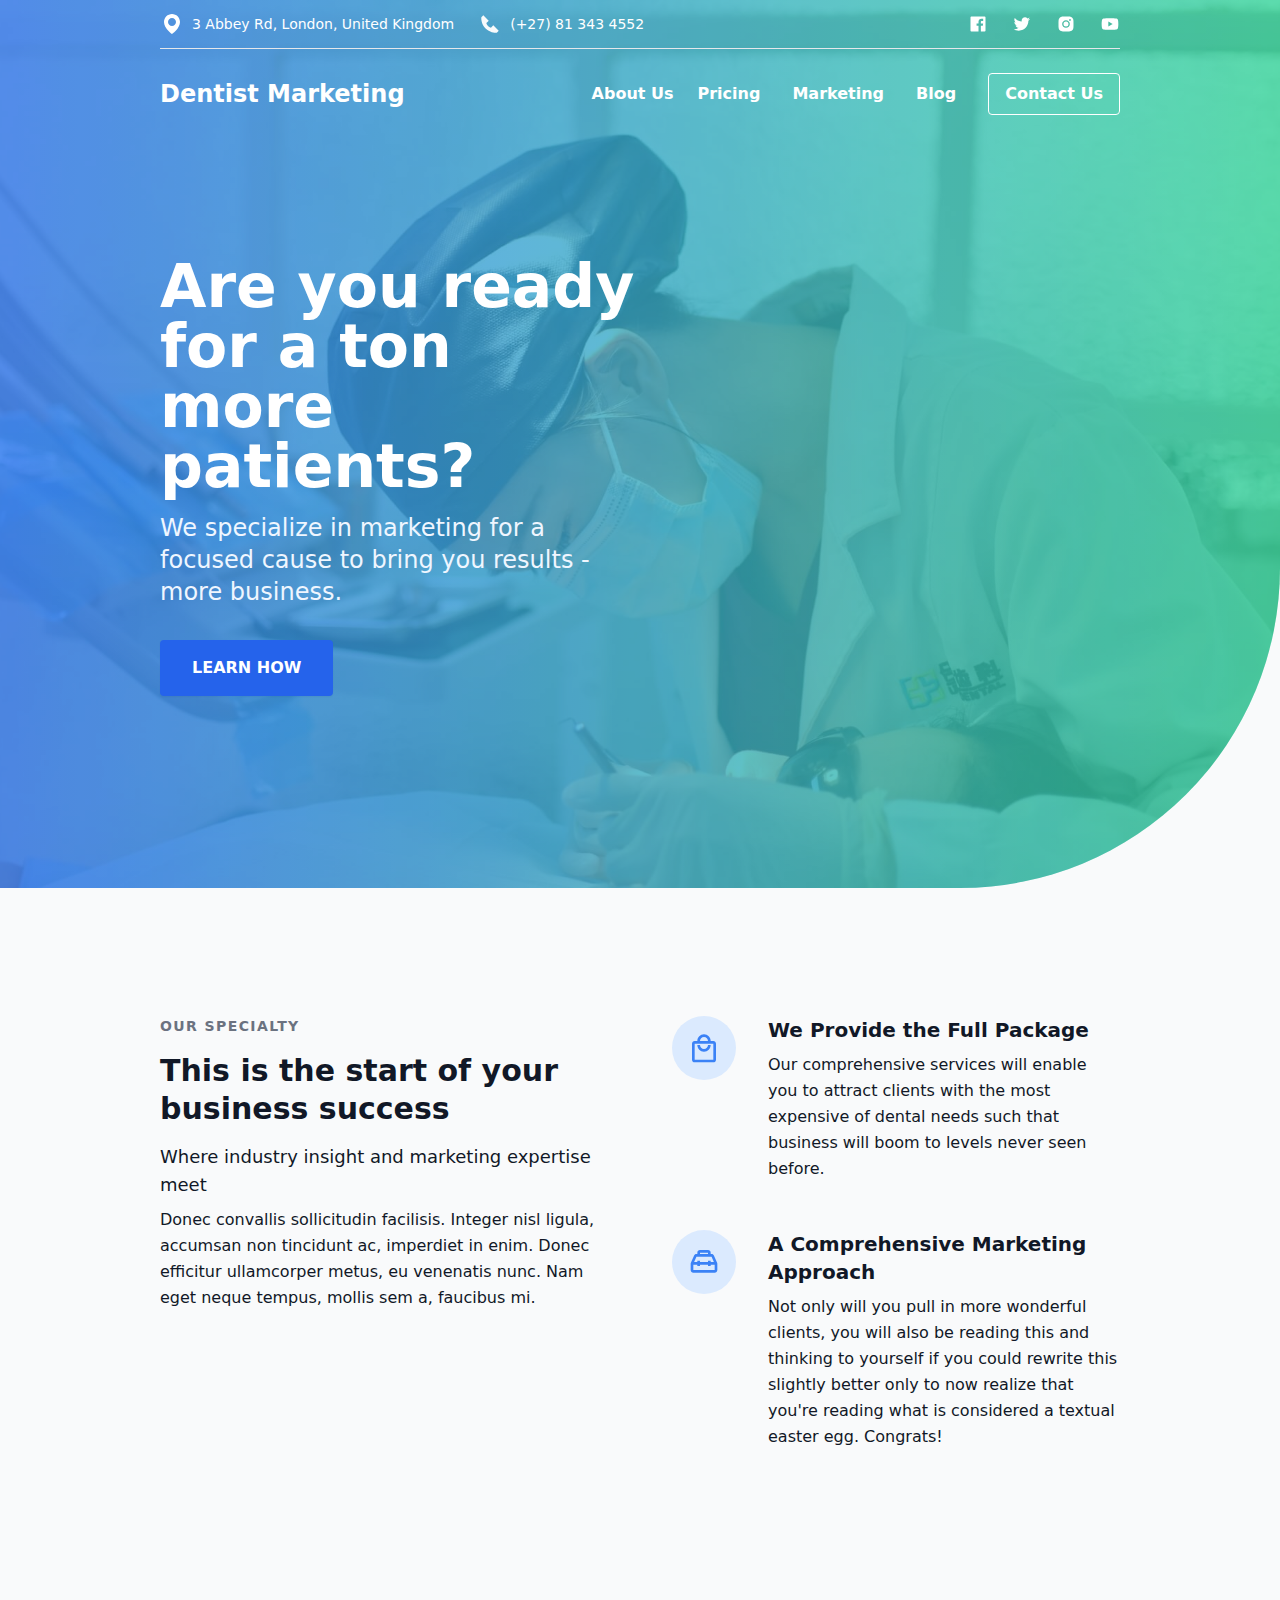
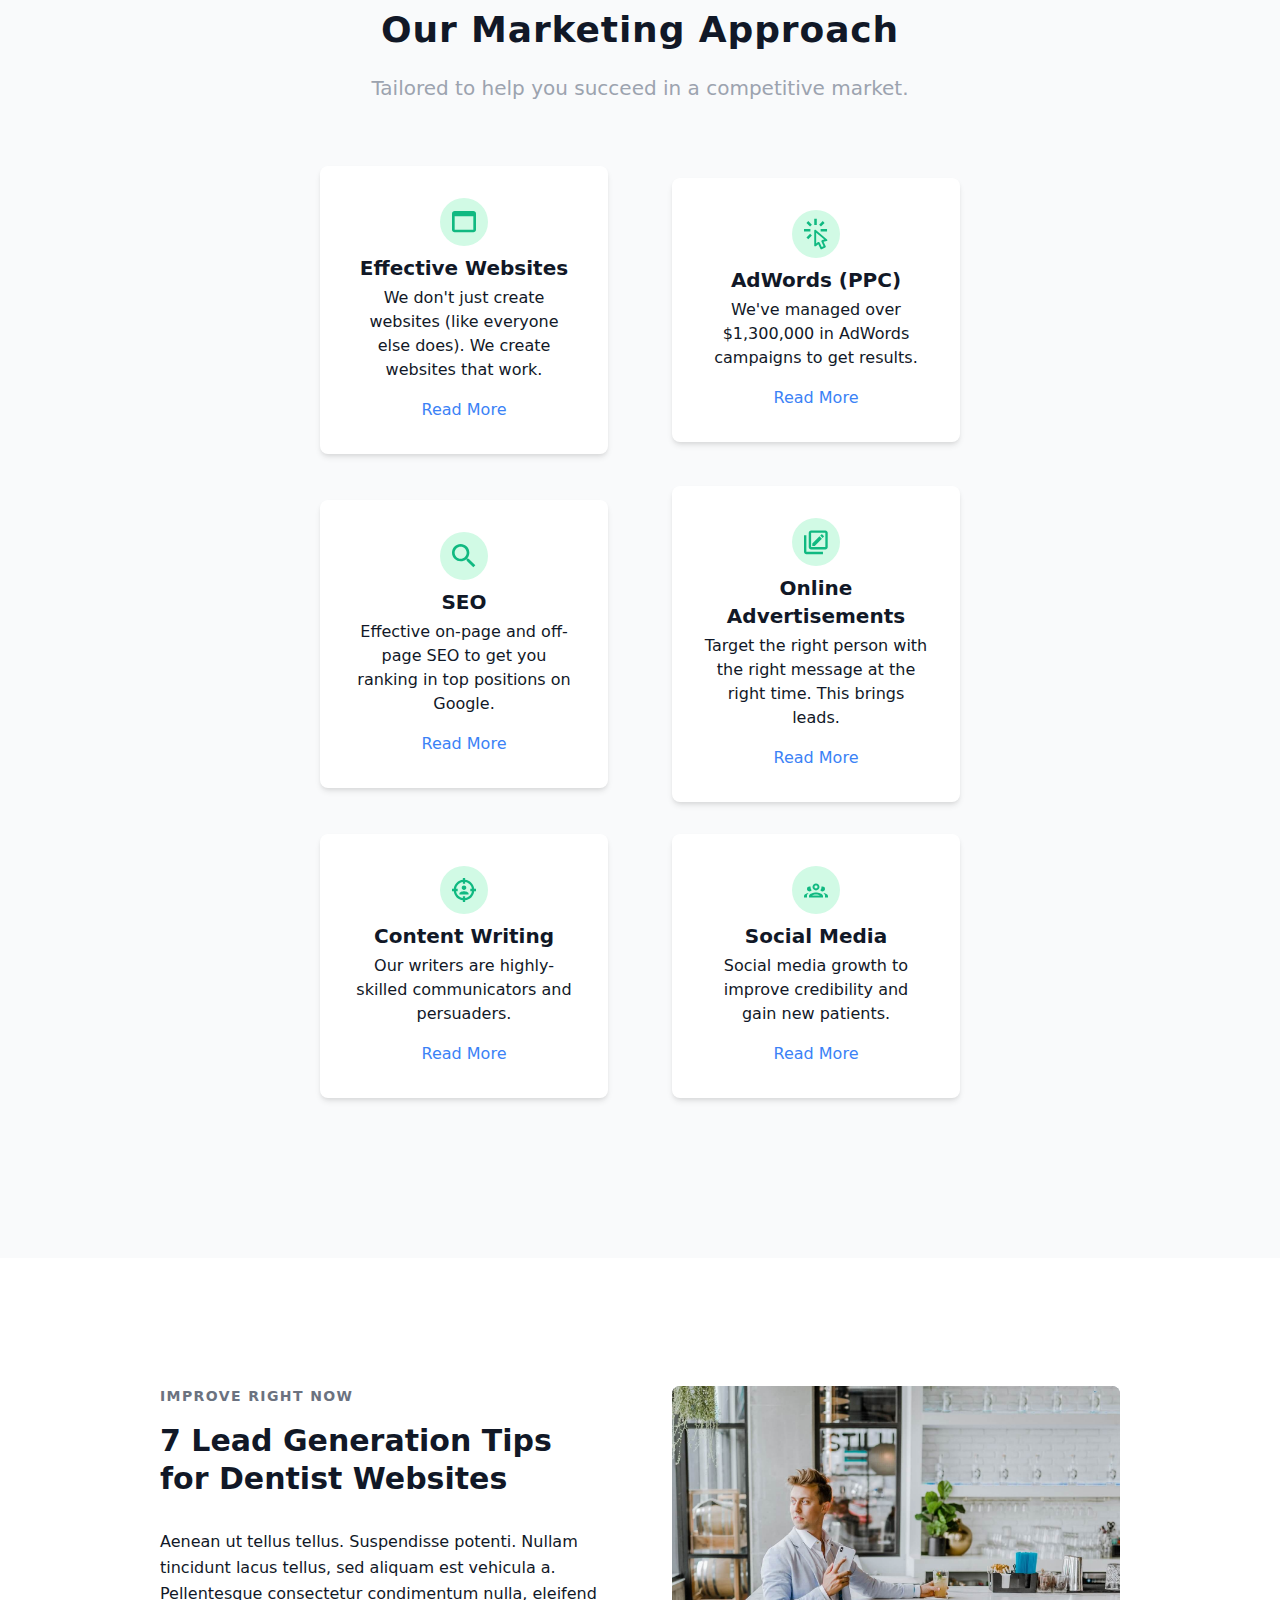
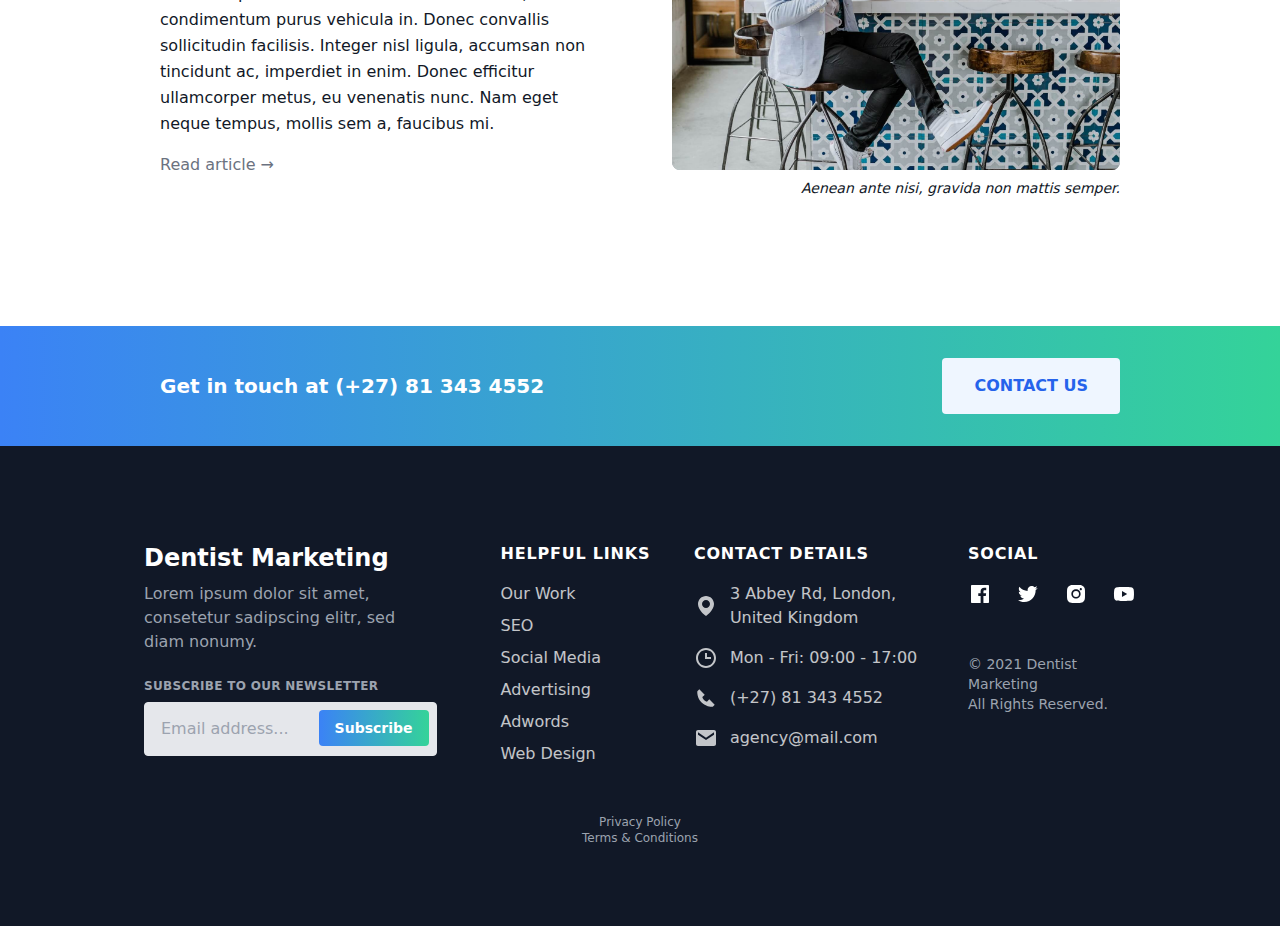
<file: src/index.html>
<!DOCTYPE html>
<html lang="en">

<head>
  <meta charset="UTF-8" />
  <meta content="IE=edge" http-equiv="X-UA-Compatible" />
  <meta name="viewport" content="width=device-width, initial-scale=1.0" />

  <!-- Meta Description -->
  <meta content="" name="description" />

  <!-- CSS Stylesheets -->
  <link rel="stylesheet" href="styles/index.css" />

  <!--FAVICON-->
  <link href="images/agency-favicon.ico" rel="icon" />
  <title>Tailwind Agency</title>
</head>


<body class="bg-gray-50 font-sans text-gray-900">

  <main class="w-full">

    <!-- start header -->
    <header class="absolute top-0 left-0 w-full z-50 px-4 sm:px-8 lg:px-16 xl:px-40 2xl:px-64">
      <div class="hidden lg:flex justify-between items-center border-b text-sm py-3">
        <div class="">
          <ul class="flex text-white">
            <li>
              <div class="flex items-center">
                <svg xmlns="http://www.w3.org/2000/svg" class="w-6 h-6 fill-current text-white" viewBox="0 0 24 24">
                  <path
                    d="M12,2C7.589,2,4,5.589,4,9.995C3.971,16.44,11.696,21.784,12,22c0,0,8.029-5.56,8-12C20,5.589,16.411,2,12,2z M12,14 c-2.21,0-4-1.79-4-4s1.79-4,4-4s4,1.79,4,4S14.21,14,12,14z" />
                </svg>

                <span class="ml-2">3 Abbey Rd, London, United Kingdom</span>
              </div>
            </li>
            <li class="ml-6">
              <div class="flex items-center">
                <svg xmlns="http://www.w3.org/2000/svg" class="w-6 h-6 fill-current text-gray-50" viewBox="0 0 24 24">
                  <path
                    d="M14.594,13.994l-1.66,1.66c-0.577-0.109-1.734-0.471-2.926-1.66c-1.193-1.193-1.553-2.354-1.661-2.926l1.661-1.66 l0.701-0.701L5.295,3.293L4.594,3.994l-1,1C3.42,5.168,3.316,5.398,3.303,5.643c-0.015,0.25-0.302,6.172,4.291,10.766 C11.6,20.414,16.618,20.707,18,20.707c0.202,0,0.326-0.006,0.358-0.008c0.245-0.014,0.476-0.117,0.649-0.291l1-1l0.697-0.697 l-5.414-5.414L14.594,13.994z" />
                </svg>

                <span class="ml-2">(+27) 81 343 4552</span>
              </div>
            </li>
          </ul>
        </div>

        <div class="">
          <ul class="flex justify-end text-white">
            <li>
              <a href="#" target="_blank" title="">
                <svg xmlns="http://www.w3.org/2000/svg" width="20" height="20" viewBox="0 0 24 24" class="fill-current">
                  <path
                    d="M20,3H4C3.447,3,3,3.448,3,4v16c0,0.552,0.447,1,1,1h8.615v-6.96h-2.338v-2.725h2.338v-2c0-2.325,1.42-3.592,3.5-3.592	c0.699-0.002,1.399,0.034,2.095,0.107v2.42h-1.435c-1.128,0-1.348,0.538-1.348,1.325v1.735h2.697l-0.35,2.725h-2.348V21H20	c0.553,0,1-0.448,1-1V4C21,3.448,20.553,3,20,3z">
                  </path>
                </svg>
              </a>
            </li>

            <li class="ml-6">
              <a href="#" target="_blank" title="">
                <svg xmlns="http://www.w3.org/2000/svg" width="20" height="20" viewBox="0 0 24 24" class="fill-current">
                  <path
                    d="M19.633,7.997c0.013,0.175,0.013,0.349,0.013,0.523c0,5.325-4.053,11.461-11.46,11.461c-2.282,0-4.402-0.661-6.186-1.809	c0.324,0.037,0.636,0.05,0.973,0.05c1.883,0,3.616-0.636,5.001-1.721c-1.771-0.037-3.255-1.197-3.767-2.793	c0.249,0.037,0.499,0.062,0.761,0.062c0.361,0,0.724-0.05,1.061-0.137c-1.847-0.374-3.23-1.995-3.23-3.953v-0.05	c0.537,0.299,1.16,0.486,1.82,0.511C3.534,9.419,2.823,8.184,2.823,6.787c0-0.748,0.199-1.434,0.548-2.032	c1.983,2.443,4.964,4.04,8.306,4.215c-0.062-0.3-0.1-0.611-0.1-0.923c0-2.22,1.796-4.028,4.028-4.028	c1.16,0,2.207,0.486,2.943,1.272c0.91-0.175,1.782-0.512,2.556-0.973c-0.299,0.935-0.936,1.721-1.771,2.22	c0.811-0.088,1.597-0.312,2.319-0.624C21.104,6.712,20.419,7.423,19.633,7.997z">
                  </path>
                </svg>
              </a>
            </li>

            <li class="ml-6">
              <a href="#" target="_blank" title="">
                <svg xmlns="http://www.w3.org/2000/svg" width="20" height="20" viewBox="0 0 24 24" class="fill-current">
                  <path
                    d="M20.947,8.305c-0.011-0.757-0.151-1.508-0.419-2.216c-0.469-1.209-1.424-2.165-2.633-2.633 c-0.699-0.263-1.438-0.404-2.186-0.42C14.747,2.993,14.442,2.981,12,2.981s-2.755,0-3.71,0.055 c-0.747,0.016-1.486,0.157-2.185,0.42C4.896,3.924,3.94,4.88,3.472,6.089C3.209,6.788,3.067,7.527,3.053,8.274 c-0.043,0.963-0.056,1.268-0.056,3.71s0,2.754,0.056,3.71c0.015,0.748,0.156,1.486,0.419,2.187 c0.469,1.208,1.424,2.164,2.634,2.632c0.696,0.272,1.435,0.426,2.185,0.45c0.963,0.043,1.268,0.056,3.71,0.056s2.755,0,3.71-0.056 c0.747-0.015,1.486-0.156,2.186-0.419c1.209-0.469,2.164-1.425,2.633-2.633c0.263-0.7,0.404-1.438,0.419-2.187 c0.043-0.962,0.056-1.267,0.056-3.71C21.003,9.572,21.003,9.262,20.947,8.305z M11.994,16.602c-2.554,0-4.623-2.069-4.623-4.623 s2.069-4.623,4.623-4.623c2.552,0,4.623,2.069,4.623,4.623S14.546,16.602,11.994,16.602z M16.801,8.263 c-0.597,0-1.078-0.482-1.078-1.078s0.481-1.078,1.078-1.078c0.595,0,1.077,0.482,1.077,1.078S17.396,8.263,16.801,8.263z">
                  </path>
                  <circle cx="11.994" cy="11.979" r="3.003"></circle>
                </svg>
              </a>
            </li>

            <li class="ml-6">
              <a href="#" target="_blank" title="">
                <svg xmlns="http://www.w3.org/2000/svg" width="20" height="20" viewBox="0 0 24 24" class="fill-current">
                  <path
                    d="M21.593,7.203c-0.23-0.858-0.905-1.535-1.762-1.766C18.265,5.007,12,5,12,5S5.736,4.993,4.169,5.404	c-0.84,0.229-1.534,0.921-1.766,1.778c-0.413,1.566-0.417,4.814-0.417,4.814s-0.004,3.264,0.406,4.814	c0.23,0.857,0.905,1.534,1.763,1.765c1.582,0.43,7.83,0.437,7.83,0.437s6.265,0.007,7.831-0.403c0.856-0.23,1.534-0.906,1.767-1.763	C21.997,15.281,22,12.034,22,12.034S22.02,8.769,21.593,7.203z M9.996,15.005l0.005-6l5.207,3.005L9.996,15.005z">
                  </path>
                </svg>
              </a>
            </li>
          </ul>
        </div>
      </div>

      <div class="flex flex-wrap items-center justify-between py-6">
        <div class="md:w-auto">
          <a href='/' class='text-white font-bold text-2xl'>
            Dentist Marketing
          </a>
        </div>

        <div>

          <button id="nav_toggle" class="h-8 w-8 md:hidden">
            <svg class="h-full w-auto" xmlns="http://www.w3.org/2000/svg" width="192" height="192" fill="white"
              viewBox="0 0 256 256">
              <rect width="256" height="256" fill="none"></rect>
              <line x1="40" y1="128" x2="216" y2="128" stroke="white" stroke-linecap="round" stroke-linejoin="round"
                stroke-width="16"></line>
              <line x1="40" y1="64" x2="216" y2="64" stroke="white" stroke-linecap="round" stroke-linejoin="round"
                stroke-width="16"></line>
              <line x1="40" y1="192" x2="216" y2="192" stroke="white" stroke-linecap="round" stroke-linejoin="round"
                stroke-width="16"></line>
            </svg>
          </button>

          <div id="nav_content" class="absolute right-0 hidden md:block md:relative w-full md:w-auto">
            <nav
              class="w-full bg-white md:bg-transparent rounded shadow-lg px-6 py-4 mt-4 text-center md:p-0 md:mt-0 md:shadow-none">
              <ul class="md:flex items-center">
                <li><a class="py-2 inline-block md:text-white md:hidden lg:block font-semibold hover:underline"
                    href="/about_us.html">About
                    Us</a>
                </li>
                <li class="md:ml-4"><a class="py-2 inline-block md:text-white md:px-2 font-semibold hover:underline"
                    href="/pricing.html">Pricing</a></li>
                <li class="md:ml-4"><a class="py-2 inline-block md:text-white md:px-2 font-semibold hover:underline"
                    href="/marketing.html">Marketing</a></li>
                <li class="md:ml-4 md:hidden lg:block"><a
                    class="py-2 inline-block md:text-white md:px-2 font-semibold hover:underline"
                    href="/blog.html">Blog</a>
                </li>
                <li class="md:ml-6 mt-3 md:mt-0">
                  <a class='inline-block font-semibold px-4 py-2 text-white bg-blue-600 md:bg-transparent md:text-white border border-white rounded hover:bg-white hover:text-green-400'
                    href='/contact_us.html'>Contact Us</a>
                </li>
              </ul>
            </nav>
          </div>
        </div>
      </div>
    </header>
    <!-- end header -->

    <!-- start of Hero -->
    <div class="rounded-br-3xl md:rounded-br-40xl overflow-hidden">
      <section class="cover relative bg-gradient-to-r from-blue-500 to-green-400 px-4 sm:px-8 lg:px-16 xl:px-40 2xl:px-64 overflow-hidden py-48 flex
      items-center">
        <div class="h-full absolute top-0 left-0 z-0">
          <img src="images/agency_hero.jpg" alt="" class="w-full h-full object-cover opacity-20">
        </div>

        <div class="lg:w-3/4 xl:w-2/4 relative z-10 h-100 lg:mt-16">
          <div>
            <h1 class="text-white text-4xl md:text-5xl xl:text-6xl font-bold leading-tight">Are you ready for a ton more
              patients?</h1>
            <p class="text-blue-50 text-xl md:text-2xl leading-snug mt-4">We specialize in marketing for a focused
              cause to bring you results - more business.</p>
            <a href="/marketing.html"
              class="uppercase px-8 py-4 shadow-sm rounded inline-block mt-8 font-semibold hover:bg-blue-500 bg-blue-600 text-white">Learn
              How</a>
          </div>
        </div>
      </section>
    </div>

    <!-- start of About -->
    <section class="relative px-4 sm:px-8 lg:px-16 xl:px-40 2xl:px-64 py-16 md:py-32 bg-gray-50 ">
      <div class="md:flex md:gap-y-0 md:flex-row lg:-mx-8">
        <div class="w-full lg:w-1/2 lg:px-8">
          <h6 class="text-sm uppercase font-semibold tracking-widest text-gray-500">Our specialty</h6>
          <h2 class="text-3xl leading-tight font-bold mt-4">This is the start of your business success</h2>
          <p class="text-lg font-medium mt-4">Where industry insight and marketing expertise meet</p>
          <p class="mt-2 leading-relaxed">Donec convallis sollicitudin facilisis. Integer nisl ligula, accumsan non
            tincidunt ac, imperdiet in enim.
            Donec efficitur ullamcorper metus, eu venenatis nunc. Nam eget neque tempus, mollis sem a, faucibus mi.</p>
        </div>

        <div class="w-full px-4 mt-24 md:mt-0 lg:w-1/2 lg:px-8">
          <div class="flex flex-col md:flex-row">
            <div>
              <div class="flex justify-center items-center w-16 h-16 bg-blue-100 rounded-full">
                <svg class="fill-current text-blue-500" width="24" height="29" viewBox="0 0 24 29" fill="none"
                  xmlns="http://www.w3.org/2000/svg">
                  <path
                    d="M21.3333 7H18.6667C18.6667 3.26667 15.7333 0.333336 12 0.333336C8.26667 0.333336 5.33333 3.26667 5.33333 7H2.66667C1.2 7 0 8.2 0 9.66667V25.6667C0 27.1333 1.2 28.3333 2.66667 28.3333H21.3333C22.8 28.3333 24 27.1333 24 25.6667V9.66667C24 8.2 22.8 7 21.3333 7ZM12 3C14.2667 3 16 4.73334 16 7H8C8 4.73334 9.73333 3 12 3ZM21.3333 25.6667H2.66667V9.66667H21.3333V25.6667ZM12 15C9.73333 15 8 13.2667 8 11H5.33333C5.33333 14.7333 8.26667 17.6667 12 17.6667C15.7333 17.6667 18.6667 14.7333 18.6667 11H16C16 13.2667 14.2667 15 12 15Z" />
                </svg>
              </div>
            </div>
            <div class="mt-4 md:mt-0 md:ml-8">
              <h4 class="text-xl font-bold">We Provide the Full Package</h4>
              <p class="mt-2 leading-relaxed">Our comprehensive services will enable you to attract clients with the
                most expensive of dental needs such that business will boom to levels never seen before.</p>
            </div>
          </div>

          <div class="flex flex-col md:flex-row mt-24 md:mt-12">
            <div>
              <div class="flex justify-center items-center w-16 h-16 bg-blue-100 rounded-full"><svg
                  class="fill-current text-blue-500" width="32" height="32" viewBox="0 0 32 32" fill="none"
                  xmlns="http://www.w3.org/2000/svg">
                  <path
                    d="M26.6667 24V18.6667H22.6667V20H20V18.6667H12V20H9.33333V18.6667H5.33333V24H26.6667ZM8.44 10.6667L6.12 16H9.33333V14.6667H12V16H20V14.6667H22.6667V16H25.88L23.56 10.6667H8.44ZM12 6.66667V8H20V6.66667H12ZM29.12 16.8133C29.2533 17.1067 29.3333 17.4533 29.3333 17.88V24C29.3333 24.7067 29.0533 25.3333 28.5333 25.88C28 26.4133 27.4 26.6667 26.6667 26.6667H5.33333C4.6 26.6667 4 26.4133 3.46666 25.88C2.94666 25.3333 2.66666 24.7067 2.66666 24V17.88C2.66666 17.4533 2.74666 17.1067 2.88 16.8133L6 9.62667C6.45333 8.54667 7.26666 8 8.44 8H9.33333V6.66667C9.33333 5.93333 9.57333 5.33333 10.0933 4.78667C10.6133 4.26667 11.2533 4 12 4H20C20.7467 4 21.3867 4.26667 21.9067 4.78667C22.4267 5.33333 22.6667 5.93333 22.6667 6.66667V8H23.56C24.7333 8 25.5467 8.54667 26 9.62667L29.12 16.8133Z" />
                </svg>
              </div>
            </div>
            <div class="mt-4 md:mt-0 md:ml-8">
              <h4 class="text-xl font-bold">A Comprehensive Marketing Approach</h4>
              <p class="mt-2 leading-relaxed">Not only will you pull in more wonderful clients, you will also be
                reading this and thinking to yourself if you could rewrite this slightly better only to now realize
                that you're reading what is considered a textual easter egg. Congrats!</p>
            </div>
          </div>
        </div>
      </div>
    </section>

    <section class="relative bg-gray-50 px-4 sm:px-8 lg:px-16 xl:px-40 2xl:px-64 pt-16 md:pt-8 pb-40">
      <!-- Start of services cards -->
      <div class="text-center font-bold">
        <h1 class="text-4xl">
          <span class="text-gray-900 tracking-wide">Our Marketing Approach</span>
        </h1>
        <p class="pt-6 text-xl text-gray-400 font-normal w-full px-4 md:px-8 md:w-full">
          Tailored to help you succeed in a competitive market.
        </p>
      </div>
      <div class="flex flex-col items-center justify-center md:flex-row mt-16 text-center md:-mx-4 flex-wrap gap-8">

        <div class="w-72 flex flex-col items-center bg-white rounded-lg shadow-md p-8 md:mx-4">
          <div class="w-12 h-12 flex justify-center items-center p-3 mb-2 rounded-full bg-green-100">
            <svg class="fill-current text-green-500" width="24" height="22" viewBox="0 0 24 22" fill="none"
              xmlns="http://www.w3.org/2000/svg">
              <path
                d="M21.3333 0C22.0406 0 22.7189 0.280951 23.219 0.781048C23.719 1.28115 24 1.95942 24 2.66667V18.6667C24 19.3739 23.719 20.0522 23.219 20.5523C22.7189 21.0524 22.0406 21.3333 21.3333 21.3333H2.66667C1.95942 21.3333 1.28115 21.0524 0.781048 20.5523C0.280951 20.0522 0 19.3739 0 18.6667V2.66667C0 1.95942 0.280951 1.28115 0.781048 0.781048C1.28115 0.280951 1.95942 0 2.66667 0H21.3333ZM21.3333 18.6667V5.33333H2.66667V18.6667H21.3333Z" />
            </svg>


          </div>

          <h4 class="text-xl font-bold">Effective Websites</h4>
          <p class="mt-1">We don't just create websites (like everyone else does). We create websites that work.</p>
          <a href="/dentist_web_design.html" class="block mt-4 text-blue-500 hover:underline">Read More</a>
        </div>

        <div class="w-72 flex flex-col items-center bg-white rounded-lg shadow-md p-8 md:mx-4">
          <div class="w-12 h-12 flex justify-center items-center p-3 mb-2 rounded-full bg-green-100">
            <svg class="fill-current text-green-500" width="25" height="32" viewBox="0 0 25 32" fill="none"
              xmlns="http://www.w3.org/2000/svg">
              <path
                d="M12.6667 14.6667L21.1733 21.8267L20 22.0667L19.1467 22.2267C18.3067 22.4 17.8267 23.3333 18.2 24.0933L18.56 24.8667L20.3733 28.7867L18.48 29.6667L16.6667 25.76L16.32 24.9867C16.2374 24.8031 16.1138 24.6409 15.9586 24.5128C15.8034 24.3846 15.6208 24.2938 15.4249 24.2474C15.229 24.201 15.0251 24.2003 14.8289 24.2452C14.6327 24.2902 14.4495 24.3796 14.2933 24.5067L13.6133 25.04L12.6667 25.8V14.6667ZM11.68 11.5867C11.4112 11.5867 11.1535 11.6934 10.9635 11.8835C10.7734 12.0735 10.6667 12.3312 10.6667 12.6V27.8667C10.6667 28.4267 11.12 28.88 11.68 28.88C11.9333 28.88 12.1467 28.8 12.32 28.6667L14.8667 26.6L17.08 31.4267C17.2533 31.7867 17.6133 32 18 32C18.1467 32 18.2933 32 18.44 31.8933L22.12 30.1867C22.6267 29.9467 22.8667 29.3333 22.6 28.84L20.3733 24L23.5867 23.4C23.8074 23.3426 24.0066 23.2222 24.16 23.0533C24.52 22.6267 24.4667 22 24 21.6133L12.3467 11.8133L12.3333 11.8267C12.151 11.6716 11.9194 11.5866 11.68 11.5867V11.5867ZM17.3333 13.3333V10.6667H24V13.3333H17.3333ZM15.7733 6.34667L19.5467 2.57333L21.4267 4.45333L17.6533 8.22667L15.7733 6.34667ZM10.6667 0H13.3333V6.66667H10.6667V0ZM2.57333 19.5467L6.34667 15.7733L8.22667 17.6533L4.45333 21.4267L2.57333 19.5467V19.5467ZM2.57333 4.45333L4.45333 2.57333L8.22667 6.34667L6.34667 8.22667L2.57333 4.45333ZM6.66667 13.3333H0V10.6667H6.66667V13.3333Z" />
            </svg>

          </div>


          <h4 class="text-xl font-bold">AdWords (PPC)</h4>
          <p class="mt-1">We've managed over $1,300,000 in AdWords campaigns to get results.</p>
          <a href="/ppc_for_dentists.html" class="block mt-4 text-blue-500 hover:underline">Read More</a>
        </div>

        <div class="w-72 flex flex-col items-center rounded-lg shadow-md p-8 md:mx-4 bg-white">
          <div class="w-12 h-12 flex justify-center items-center p-3 mb-2 rounded-full bg-green-100">
            <svg class="fill-current text-green-500" width="24" height="24" viewBox="0 0 24 24" fill="none"
              xmlns="http://www.w3.org/2000/svg">
              <path
                d="M8.66667 0C10.9652 0 13.1696 0.913092 14.7949 2.53841C16.4202 4.16372 17.3333 6.36812 17.3333 8.66667C17.3333 10.8133 16.5467 12.7867 15.2533 14.3067L15.6133 14.6667H16.6667L23.3333 21.3333L21.3333 23.3333L14.6667 16.6667V15.6133L14.3067 15.2533C12.7341 16.5957 10.7343 17.3332 8.66667 17.3333C6.36812 17.3333 4.16372 16.4202 2.53841 14.7949C0.913092 13.1696 0 10.9652 0 8.66667C0 6.36812 0.913092 4.16372 2.53841 2.53841C4.16372 0.913092 6.36812 0 8.66667 0V0ZM8.66667 2.66667C5.33333 2.66667 2.66667 5.33333 2.66667 8.66667C2.66667 12 5.33333 14.6667 8.66667 14.6667C12 14.6667 14.6667 12 14.6667 8.66667C14.6667 5.33333 12 2.66667 8.66667 2.66667Z" />
            </svg>

          </div>

          <h4 class="text-xl font-bold">SEO</h4>
          <p class="mt-1">Effective on-page and off-page SEO to get you ranking in top positions on Google.</p>
          <a href="#" class="block mt-4 text-blue-500 hover:underline">Read More</a>
        </div>


        <div class="w-72 flex flex-col items-center bg-white rounded-lg shadow-md p-8 md:mx-4">
          <div class="w-12 h-12 flex justify-center items-center p-3 mb-2 rounded-full bg-green-100">
            <svg class="fill-current text-green-500" width="27" height="27" viewBox="0 0 27 27" fill="none"
              xmlns="http://www.w3.org/2000/svg">
              <path
                d="M2.66667 5.33333H0V24C0 24.7072 0.280951 25.3855 0.781048 25.8856C1.28115 26.3857 1.95942 26.6667 2.66667 26.6667H21.3333V24H2.66667V5.33333ZM22.2667 7.13333L20.9333 8.46667L18.2 5.73333L19.5333 4.4C19.8133 4.10667 20.28 4.10667 20.56 4.4L22.2667 6.10667C22.56 6.38667 22.56 6.85333 22.2667 7.13333ZM9.33333 14.5867L17.4133 6.50667L20.16 9.25333L12.08 17.3333H9.33333V14.5867ZM24 2.66667V18.6667H8V2.66667H24ZM24 0H8C6.53333 0 5.33333 1.2 5.33333 2.66667V18.6667C5.33333 20.1333 6.53333 21.3333 8 21.3333H24C25.4667 21.3333 26.6667 20.1333 26.6667 18.6667V2.66667C26.6667 1.2 25.4667 0 24 0Z" />
            </svg>
          </div>


          <h4 class="text-xl font-bold">Online Advertisements</h4>
          <p class="mt-1">Target the right person with the right message at the right time. This brings leads.</p>
          <a href="/online_advertising.html" class="block mt-4 text-blue-500 hover:underline">Read More</a>
        </div>

        <div class="w-72 flex flex-col items-center bg-white rounded-lg shadow-md p-8 md:mx-4">
          <div class="w-12 h-12 flex justify-center items-center p-3 mb-2 rounded-full bg-green-100">
            <svg class="fill-current text-green-500" width="28" height="28" viewBox="0 0 28 28" fill="none"
              xmlns="http://www.w3.org/2000/svg">
              <path
                d="M25.9333 12.6667H28V15.3333H25.9333C25.3333 20.8933 20.8933 25.3333 15.3333 25.9333V28H12.6667V25.9333C7.10667 25.3333 2.66667 20.8933 2.06667 15.3333H0V12.6667H2.06667C2.66667 7.10667 7.10667 2.66667 12.6667 2.06667V0H15.3333V2.06667C20.8933 2.66667 25.3333 7.10667 25.9333 12.6667ZM4.76 12.6667H6.66667V15.3333H4.76C5.04335 17.3299 5.96757 19.1805 7.39353 20.6065C8.8195 22.0324 10.6701 22.9566 12.6667 23.24V21.3333H15.3333V23.24C17.3299 22.9566 19.1805 22.0324 20.6065 20.6065C22.0324 19.1805 22.9566 17.3299 23.24 15.3333H21.3333V12.6667H23.24C22.9566 10.6701 22.0324 8.8195 20.6065 7.39353C19.1805 5.96757 17.3299 5.04335 15.3333 4.76V6.66667H12.6667V4.76C10.6701 5.04335 8.8195 5.96757 7.39353 7.39353C5.96757 8.8195 5.04335 10.6701 4.76 12.6667V12.6667ZM19.3333 19.3333H8.66667V18C8.66667 16.2267 12.2267 15.3333 14 15.3333C15.7733 15.3333 19.3333 16.2267 19.3333 18V19.3333ZM14 8.66667C14.7072 8.66667 15.3855 8.94762 15.8856 9.44772C16.3857 9.94781 16.6667 10.6261 16.6667 11.3333C16.6667 12.0406 16.3857 12.7189 15.8856 13.219C15.3855 13.719 14.7072 14 14 14C13.2928 14 12.6145 13.719 12.1144 13.219C11.6143 12.7189 11.3333 12.0406 11.3333 11.3333C11.3333 10.6261 11.6143 9.94781 12.1144 9.44772C12.6145 8.94762 13.2928 8.66667 14 8.66667V8.66667Z" />
            </svg>
          </div>

          <h4 class="text-xl font-bold">Content Writing
          </h4>
          <p class="mt-1">Our writers are highly-skilled communicators and persuaders.</p>
          <a href="/marketing.html" class="block mt-4 text-blue-500 hover:underline">Read More</a>
        </div>

        <div class="w-72 flex flex-col items-center bg-white rounded-lg shadow-md p-8 md:mx-4">
          <div class="w-12 h-12 flex justify-center items-center p-3 mb-2 rounded-full bg-green-100">
            <svg class="fill-current text-green-500" width="32" height="19" viewBox="0 0 32 19" fill="none"
              xmlns="http://www.w3.org/2000/svg">
              <path
                d="M16 0C14.7623 0 13.5753 0.491666 12.7002 1.36684C11.825 2.24201 11.3333 3.42899 11.3333 4.66667C11.3333 5.90434 11.825 7.09133 12.7002 7.9665C13.5753 8.84167 14.7623 9.33333 16 9.33333C17.2377 9.33333 18.4247 8.84167 19.2998 7.9665C20.175 7.09133 20.6667 5.90434 20.6667 4.66667C20.6667 3.42899 20.175 2.24201 19.2998 1.36684C18.4247 0.491666 17.2377 0 16 0V0ZM16 2.66667C16.5304 2.66667 17.0391 2.87738 17.4142 3.25245C17.7893 3.62753 18 4.13623 18 4.66667C18 5.1971 17.7893 5.70581 17.4142 6.08088C17.0391 6.45595 16.5304 6.66667 16 6.66667C15.4696 6.66667 14.9609 6.45595 14.5858 6.08088C14.2107 5.70581 14 5.1971 14 4.66667C14 4.13623 14.2107 3.62753 14.5858 3.25245C14.9609 2.87738 15.4696 2.66667 16 2.66667ZM7.33333 4C6.44928 4 5.60143 4.35119 4.97631 4.97631C4.35119 5.60143 4 6.44928 4 7.33333C4 8.58667 4.70667 9.66667 5.72 10.24C6.2 10.5067 6.74667 10.6667 7.33333 10.6667C7.92 10.6667 8.46667 10.5067 8.94667 10.24C9.44 9.96 9.85333 9.56 10.16 9.08C9.18864 7.81409 8.66357 6.2623 8.66667 4.66667V4.29333C8.26667 4.10667 7.81333 4 7.33333 4ZM24.6667 4C24.1867 4 23.7333 4.10667 23.3333 4.29333V4.66667C23.3333 6.26667 22.8133 7.81333 21.84 9.08C22 9.33333 22.1733 9.53333 22.3733 9.73333C22.9882 10.3295 23.8103 10.664 24.6667 10.6667C25.2533 10.6667 25.8 10.5067 26.28 10.24C27.2933 9.66667 28 8.58667 28 7.33333C28 6.44928 27.6488 5.60143 27.0237 4.97631C26.3986 4.35119 25.5507 4 24.6667 4V4ZM16 12C12.88 12 6.66667 13.56 6.66667 16.6667V18.6667H25.3333V16.6667C25.3333 13.56 19.12 12 16 12ZM6.28 12.7333C3.70667 13.04 0 14.3467 0 16.6667V18.6667H4V16.0933C4 14.7467 4.92 13.6267 6.28 12.7333ZM25.72 12.7333C27.08 13.6267 28 14.7467 28 16.0933V18.6667H32V16.6667C32 14.3467 28.2933 13.04 25.72 12.7333ZM16 14.6667C18.04 14.6667 20.32 15.3333 21.64 16H10.36C11.68 15.3333 13.96 14.6667 16 14.6667Z" />
            </svg>
          </div>


          <h4 class="text-xl font-bold">Social Media
          </h4>
          <p class="mt-1">Social media growth to improve credibility and gain new patients.</p>
          <a href="/social_media.html" class="block mt-4 text-blue-500 hover:underline">Read More</a>
        </div>
      </div>
    </section>

    <!-- start of Blog Article section -->
    <section class="relative bg-white px-4 sm:px-8 lg:px-16 xl:px-40 2xl:px-64 py-12 md:py-32">
      <div class="flex flex-col md:flex-row lg:-mx-8">
        <div class="w-full lg:w-1/2 lg:px-8">
          <h6 class="text-sm uppercase font-semibold tracking-widest text-gray-500">Improve Right Now</h6>
          <h2 class="text-3xl leading-tight font-bold mt-4">7 Lead Generation Tips for Dentist Websites</h2>
          <p class="mt-8 leading-relaxed">Aenean ut tellus tellus. Suspendisse potenti. Nullam tincidunt lacus tellus,
            sed aliquam est vehicula a. Pellentesque consectetur condimentum nulla, eleifend condimentum purus vehicula
            in. Donec convallis sollicitudin facilisis. Integer nisl ligula, accumsan non tincidunt ac, imperdiet in
            enim. Donec efficitur ullamcorper metus, eu venenatis nunc. Nam eget neque tempus, mollis sem a, faucibus
            mi.</p>
          <a href="/lead_generation" class="inline-block mt-4 font-medium hover:underline text-gray-500">Read article
            &#8594;</a>
        </div>

        <div class="w-full lg:w-1/2 lg:px-8 my-20 md:my-0">
          <div class="bg-gray-400 w-full h-96 rounded-lg overflow-hidden">
            <img src="./images/lead_generation.jpg"
              alt="A man sitting alone in a coffee shop waiting for a client that will never appear."
              class="h-full w-full object-cover">
          </div>

          <p class="italic text-sm mt-2 text-right">Aenean ante nisi, gravida non mattis semper.</p>
        </div>
      </div>
    </section>

    <!-- Start of CTA -->
    <section
      class="relative bg-gradient-to-r from-blue-500 to-green-400  px-4 sm:px-8 lg:px-16 xl:px-40 2xl:px-64 py-8">
      <div class="flex flex-col md:flex-row items-center justify-between">
        <h2 class="text-xl font-bold text-white">Get in touch at (+27) 81 343 4552</h2>
        <a href="#"
          class="px-8 py-4 mt-8 lg:mt-0 uppercase rounded inline-block font-bold lg:ml-8 bg-blue-50 text-blue-600 hover:bg-blue-600 hover:text-blue-50">Contact
          Us</a>
      </div>
    </section>
    <!-- end cta -->


    <!-- start footer -->
    <footer class="relative bg-gray-900 text-white px-4 sm:px-8 lg:px-12 xl:px-32 2xl:px-56 pt-12 pb-20 md:pt-24">
      <div class="flex flex-col lg:flex-row">
        <div class="w-full md:w-1/2 lg:w-2/6 lg:mx-4 lg:pr-8">
          <h3 class="font-bold text-2xl">Dentist Marketing</h3>
          <p class="mt-2 text-gray-400">Lorem ipsum dolor sit amet, consetetur sadipscing elitr, sed diam
            nonumy.</p>

          <!-- Subscribe form -->
          <form name="subscribe" data-netlify="true" autocomplete="off" netlify-honeypot="bot-field"
            class="flex items-center mt-6">
            <p class="hidden">
              <label>Don’t fill this out if you’re human: <input name="bot-field" /></label>
            </p>
            <div class="w-full">
              <label class="block uppercase tracking-wide text-gray-400 text-xs font-semibold mb-2"
                for="grid-last-name">
                Subscribe to our Newsletter
              </label>
              <div class="relative">
                <input
                  class="appearance-none block w-full bg-gray-200 text-gray-700 border border-gray-200 rounded py-4 px-4 leading-tight focus:outline-none focus:bg-white focus:border-gray-500"
                  type="email" placeholder="Email address...">

                <button type="submit"
                  class="bg-gradient-to-r from-blue-500 to-green-400 text-white hover:from-green-400 hover:to-blue-500 px-4 py-2 text-sm font-bold rounded absolute top-0 right-0 my-2 mr-2">Subscribe</button>
                <span id="success"
                  class="hidden mt-2 px-4 py-2 font-medium border rounded-sm border-green-500 bg-green-100 text-green-600">Thanks!
                  We'll be in touch soon.</span>
                <span id="error"
                  class="hidden mt-2 px-4 py-2 font-medium border rounded-sm border-red-500 bg-red-100 text-red-600">Whoops...
                  Something went wrong.</span>
              </div>
            </div>
          </form>
        </div>

        <div class="w-full md:w-1/8 lg:w-1/6 mt-20 lg:mt-0 lg:mx-4">
          <h5 class="uppercase tracking-wider font-semibold">Helpful Links</h5>
          <ul class="mt-4">
            <li class="mt-2"><a href="/our_work.html" title="" class="opacity-75 hover:opacity-100">Our
                Work</a></li>
            <li class="mt-2"><a href="/seo_for_dentists.html" title="" class="opacity-75 hover:opacity-100">SEO</a></li>
            <li class="mt-2"><a href="/social_media.html" title="" class="opacity-75 hover:opacity-100">Social Media</a>
            </li>
            <li class="mt-2"><a href="/online_advertising.html" title=""
                class="opacity-75 hover:opacity-100">Advertising</a>
            </li>
            <li class="mt-2"><a href="/ppc_for_dentists.html" title="" class="opacity-75 hover:opacity-100">Adwords</a>
            </li>
            <li class="mt-2"><a href="/dentist_web_design.html" title="" class="opacity-75 hover:opacity-100">Web
                Design</a>
            </li>
          </ul>
        </div>

        <div class="w-full lg:w-1/4 mt-20 lg:mt-0 lg:mx-4 ">
          <h5 class="uppercase tracking-wider font-semibold">Contact Details</h5>
          <ul class="mt-4">
            <li>
              <a href="#" title="" class="flex items-center opacity-75 hover:opacity-100">
                <span>
                  <svg xmlns="http://www.w3.org/2000/svg" width="24" height="24" viewBox="0 0 24 24"
                    class="fill-current">
                    <path
                      d="M12,2C7.589,2,4,5.589,4,9.995C3.971,16.44,11.696,21.784,12,22c0,0,8.029-5.56,8-12C20,5.589,16.411,2,12,2z M12,14 c-2.21,0-4-1.79-4-4s1.79-4,4-4s4,1.79,4,4S14.21,14,12,14z" />
                  </svg>
                </span>
                <span class="ml-3">
                  3 Abbey Rd, London, United Kingdom
                </span>
              </a>
            </li>
            <li class="mt-4">
              <a href="#" title="" class="flex items-center opacity-75 hover:opacity-100">
                <span>
                  <svg xmlns="http://www.w3.org/2000/svg" width="24" height="24" viewBox="0 0 24 24"
                    class="fill-current">
                    <path
                      d="M12,2C6.486,2,2,6.486,2,12s4.486,10,10,10c5.514,0,10-4.486,10-10S17.514,2,12,2z M12,20c-4.411,0-8-3.589-8-8 s3.589-8,8-8s8,3.589,8,8S16.411,20,12,20z" />
                    <path d="M13 7L11 7 11 13 17 13 17 11 13 11z" />
                  </svg>
                </span>
                <span class="ml-3">
                  Mon - Fri: 09:00 - 17:00<br>
                </span>
              </a>
            </li>
            <li class="mt-4">
              <a href="#" title="" class="flex items-center opacity-75 hover:opacity-100">
                <span>
                  <svg xmlns="http://www.w3.org/2000/svg" width="24" height="24" viewBox="0 0 24 24"
                    class="fill-current">
                    <path
                      d="M14.594,13.994l-1.66,1.66c-0.577-0.109-1.734-0.471-2.926-1.66c-1.193-1.193-1.553-2.354-1.661-2.926l1.661-1.66 l0.701-0.701L5.295,3.293L4.594,3.994l-1,1C3.42,5.168,3.316,5.398,3.303,5.643c-0.015,0.25-0.302,6.172,4.291,10.766 C11.6,20.414,16.618,20.707,18,20.707c0.202,0,0.326-0.006,0.358-0.008c0.245-0.014,0.476-0.117,0.649-0.291l1-1l0.697-0.697 l-5.414-5.414L14.594,13.994z" />
                  </svg>
                </span>
                <span class="ml-3">
                  (+27) 81 343 4552

                </span>
              </a>
            </li>
            <li class="mt-4">
              <a href="#" title="" class="flex items-center opacity-75 hover:opacity-100">
                <span>
                  <svg xmlns="http://www.w3.org/2000/svg" width="24" height="24" viewBox="0 0 24 24"
                    class="fill-current">
                    <path
                      d="M20,4H4C2.896,4,2,4.896,2,6v12c0,1.104,0.896,2,2,2h16c1.104,0,2-0.896,2-2V6C22,4.896,21.104,4,20,4z M20,8.7l-8,5.334 L4,8.7V6.297l8,5.333l8-5.333V8.7z" />
                  </svg>
                </span>
                <span class="ml-3">
                  agency@mail.com
                </span>
              </a>
            </li>
          </ul>
        </div>

        <div class="w-full md:w-1/8 lg:w-1/6 mt-20 lg:mt-0 lg:mx-4">
          <h5 class="uppercase tracking-wider font-semibold">Social</h5>
          <ul class="mt-4 flex">
            <li>
              <a href="#" target="_blank" title="">
                <svg xmlns="http://www.w3.org/2000/svg" width="24" height="24" viewBox="0 0 24 24" class="fill-current">
                  <path
                    d="M20,3H4C3.447,3,3,3.448,3,4v16c0,0.552,0.447,1,1,1h8.615v-6.96h-2.338v-2.725h2.338v-2c0-2.325,1.42-3.592,3.5-3.592	c0.699-0.002,1.399,0.034,2.095,0.107v2.42h-1.435c-1.128,0-1.348,0.538-1.348,1.325v1.735h2.697l-0.35,2.725h-2.348V21H20	c0.553,0,1-0.448,1-1V4C21,3.448,20.553,3,20,3z" />
                </svg>
              </a>
            </li>

            <li class="ml-6">
              <a href="#" target="_blank" title="">
                <svg xmlns="http://www.w3.org/2000/svg" width="24" height="24" viewBox="0 0 24 24" class="fill-current">
                  <path
                    d="M19.633,7.997c0.013,0.175,0.013,0.349,0.013,0.523c0,5.325-4.053,11.461-11.46,11.461c-2.282,0-4.402-0.661-6.186-1.809	c0.324,0.037,0.636,0.05,0.973,0.05c1.883,0,3.616-0.636,5.001-1.721c-1.771-0.037-3.255-1.197-3.767-2.793	c0.249,0.037,0.499,0.062,0.761,0.062c0.361,0,0.724-0.05,1.061-0.137c-1.847-0.374-3.23-1.995-3.23-3.953v-0.05	c0.537,0.299,1.16,0.486,1.82,0.511C3.534,9.419,2.823,8.184,2.823,6.787c0-0.748,0.199-1.434,0.548-2.032	c1.983,2.443,4.964,4.04,8.306,4.215c-0.062-0.3-0.1-0.611-0.1-0.923c0-2.22,1.796-4.028,4.028-4.028	c1.16,0,2.207,0.486,2.943,1.272c0.91-0.175,1.782-0.512,2.556-0.973c-0.299,0.935-0.936,1.721-1.771,2.22	c0.811-0.088,1.597-0.312,2.319-0.624C21.104,6.712,20.419,7.423,19.633,7.997z" />
                </svg>
              </a>
            </li>

            <li class="ml-6">
              <a href="#" target="_blank" title="">
                <svg xmlns="http://www.w3.org/2000/svg" width="24" height="24" viewBox="0 0 24 24" class="fill-current">
                  <path
                    d="M20.947,8.305c-0.011-0.757-0.151-1.508-0.419-2.216c-0.469-1.209-1.424-2.165-2.633-2.633 c-0.699-0.263-1.438-0.404-2.186-0.42C14.747,2.993,14.442,2.981,12,2.981s-2.755,0-3.71,0.055 c-0.747,0.016-1.486,0.157-2.185,0.42C4.896,3.924,3.94,4.88,3.472,6.089C3.209,6.788,3.067,7.527,3.053,8.274 c-0.043,0.963-0.056,1.268-0.056,3.71s0,2.754,0.056,3.71c0.015,0.748,0.156,1.486,0.419,2.187 c0.469,1.208,1.424,2.164,2.634,2.632c0.696,0.272,1.435,0.426,2.185,0.45c0.963,0.043,1.268,0.056,3.71,0.056s2.755,0,3.71-0.056 c0.747-0.015,1.486-0.156,2.186-0.419c1.209-0.469,2.164-1.425,2.633-2.633c0.263-0.7,0.404-1.438,0.419-2.187 c0.043-0.962,0.056-1.267,0.056-3.71C21.003,9.572,21.003,9.262,20.947,8.305z M11.994,16.602c-2.554,0-4.623-2.069-4.623-4.623 s2.069-4.623,4.623-4.623c2.552,0,4.623,2.069,4.623,4.623S14.546,16.602,11.994,16.602z M16.801,8.263 c-0.597,0-1.078-0.482-1.078-1.078s0.481-1.078,1.078-1.078c0.595,0,1.077,0.482,1.077,1.078S17.396,8.263,16.801,8.263z" />
                  <circle cx="11.994" cy="11.979" r="3.003" />
                </svg>
              </a>
            </li>

            <li class="ml-6">
              <a href="#" target="_blank" title="">
                <svg xmlns="http://www.w3.org/2000/svg" width="24" height="24" viewBox="0 0 24 24" class="fill-current">
                  <path
                    d="M21.593,7.203c-0.23-0.858-0.905-1.535-1.762-1.766C18.265,5.007,12,5,12,5S5.736,4.993,4.169,5.404	c-0.84,0.229-1.534,0.921-1.766,1.778c-0.413,1.566-0.417,4.814-0.417,4.814s-0.004,3.264,0.406,4.814	c0.23,0.857,0.905,1.534,1.763,1.765c1.582,0.43,7.83,0.437,7.83,0.437s6.265,0.007,7.831-0.403c0.856-0.23,1.534-0.906,1.767-1.763	C21.997,15.281,22,12.034,22,12.034S22.02,8.769,21.593,7.203z M9.996,15.005l0.005-6l5.207,3.005L9.996,15.005z" />
                </svg>
              </a>
            </li>
          </ul>

          <p class="text-sm text-gray-400 mt-12">© 2021 Dentist Marketing<span class="md:hidden">, </span> <br
              class="hidden lg:block">All Rights
            Reserved.
          </p>
        </div>
      </div>
      <div class="flex w-full flex-col items-center text-xs mt-12">
        <a class="text-gray-400 hover:text-gray-300" href="/privacy_policy.html" rel="nofollow">Privacy
          Policy</a>
        <a class="text-gray-400 hover:text-gray-300" href="/terms_and_conditions.html" rel="nofollow">Terms
          &amp;
          Conditions</a>
      </div>
    </footer>
    <!-- end footer -->

  </main>

</body>

<script src="js/index.js"></script>
<script src="js/form.js"></script>

</html>
</file>
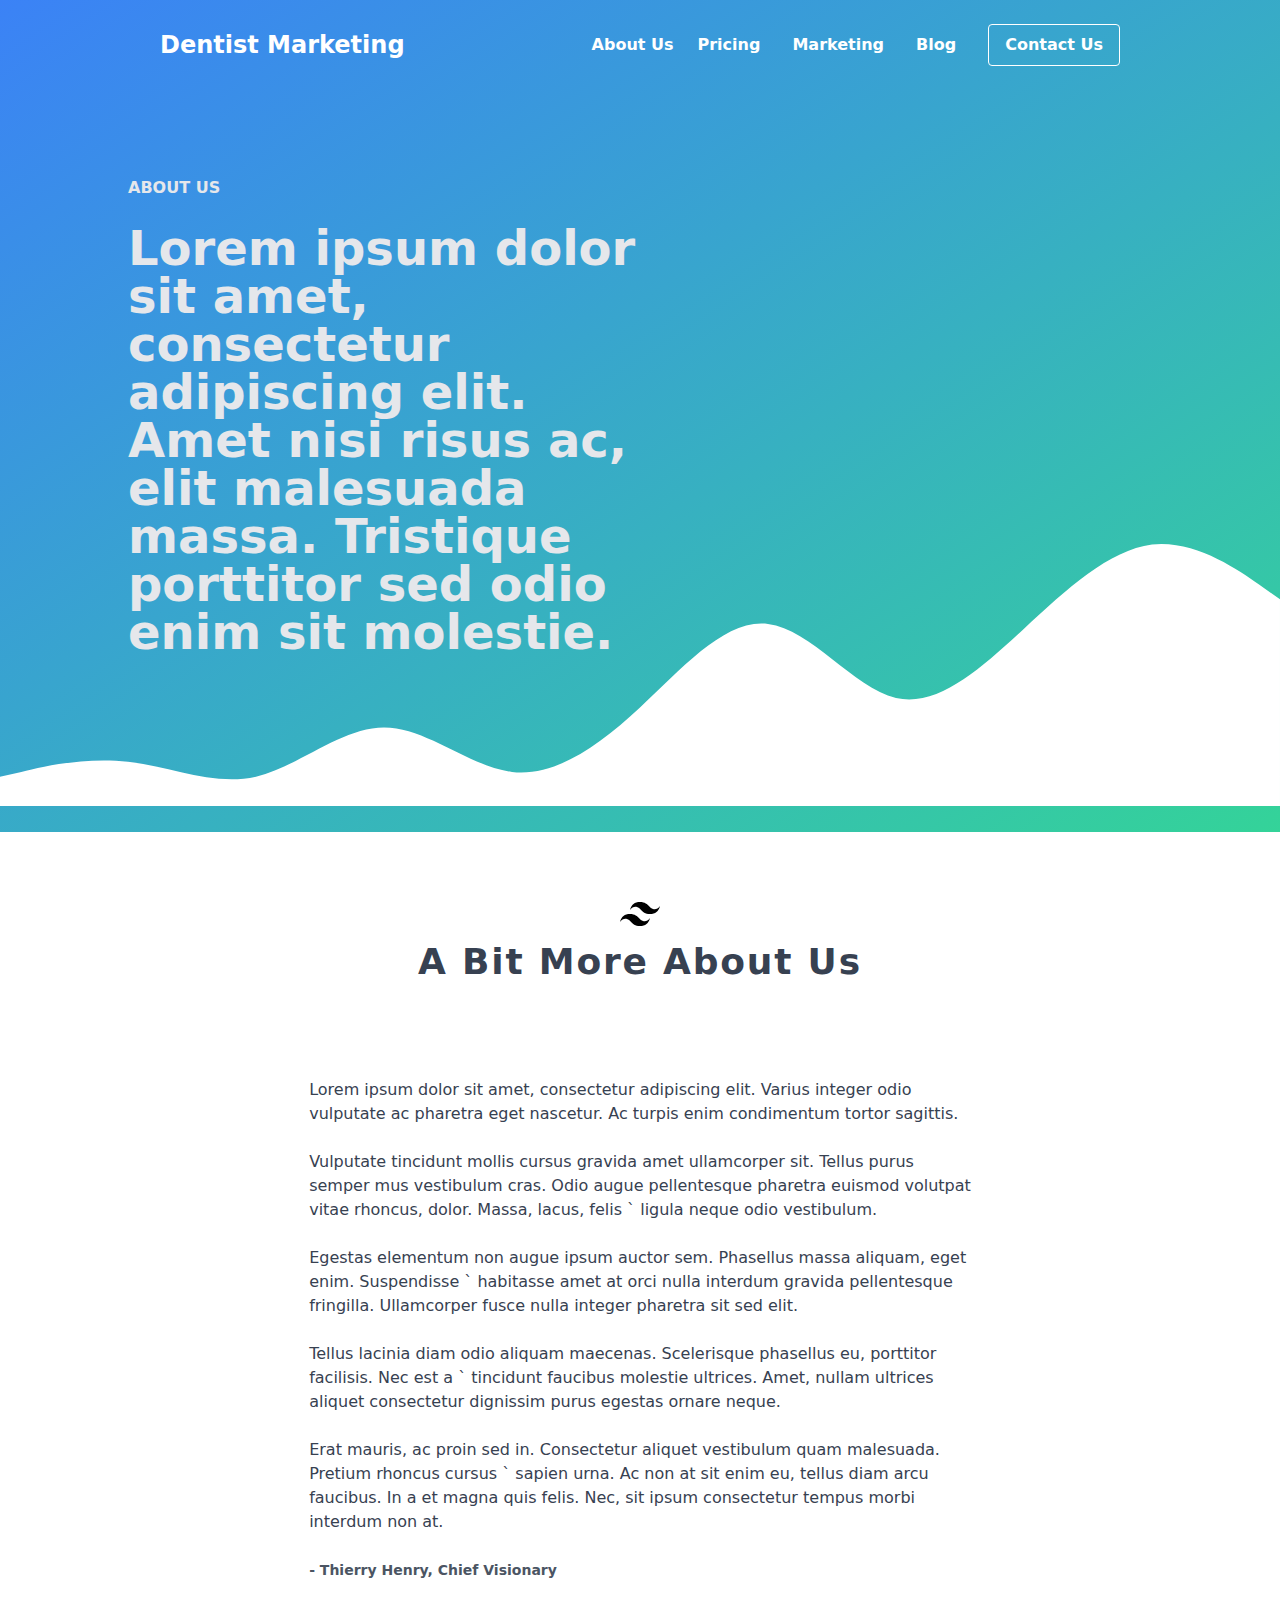
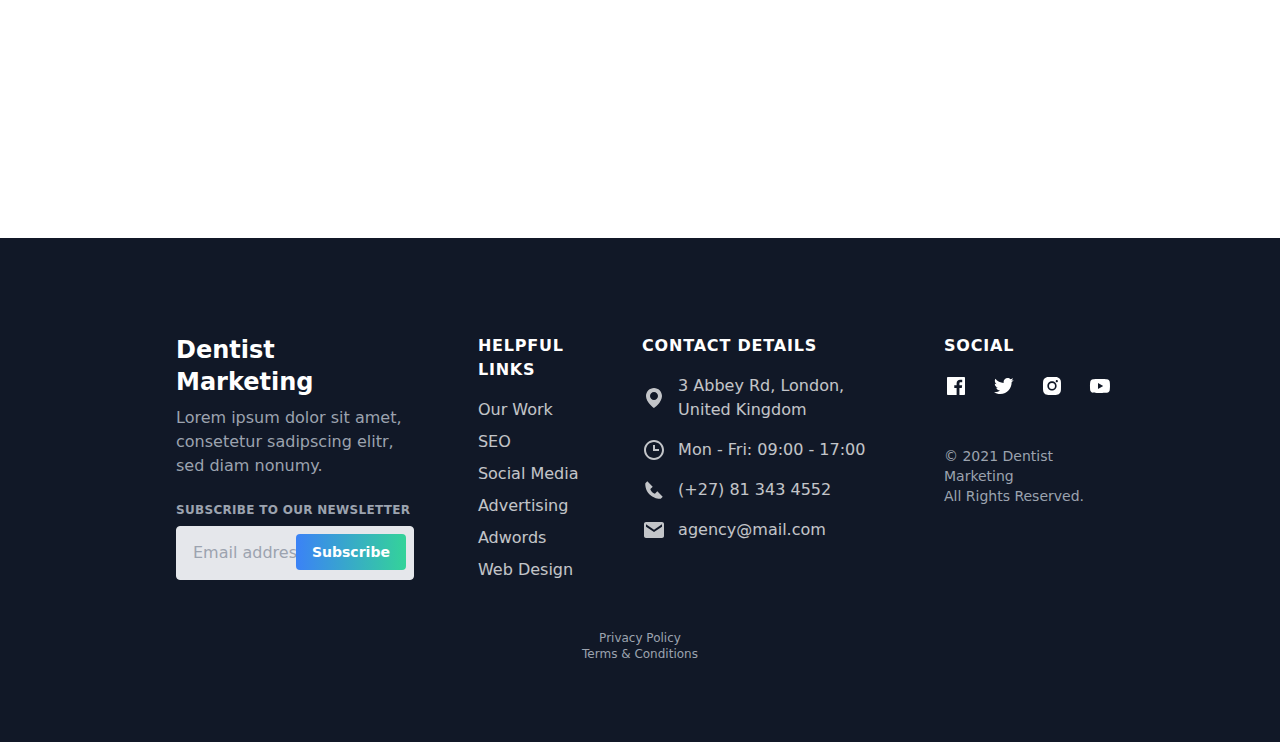
<file: src/about_us.html>
<!DOCTYPE html>
<html lang="en">

<head>
  <meta charset="UTF-8" />
  <meta content="IE=edge" http-equiv="X-UA-Compatible" />
  <meta name="viewport" content="width=device-width, initial-scale=1.0" />

  <!-- Meta Description -->
  <meta content="" name="description" />

  <!-- CSS Stylesheets -->
  <link rel="stylesheet" href="styles/index.css" />

  <!--FAVICON-->
  <link href="images/agency-favicon.ico" rel="icon" />
  <title>Tailwind Agency</title>
</head>


<body class="font-sans text-gray-900">

  <main class="w-full">

    <!-- start header -->
    <header class="absolute top-0 left-0 w-full z-50 px-4 sm:px-8 lg:px-16 xl:px-40 2xl:px-64">

      <div class="flex flex-wrap items-center justify-between py-6">
        <div class="md:w-auto">
          <a href='/' class='text-white font-bold text-2xl'>
            Dentist Marketing
          </a>
        </div>

        <div>

          <button id="nav_toggle" class="h-8 w-8 md:hidden">
            <svg class="h-full w-auto" xmlns="http://www.w3.org/2000/svg" width="192" height="192" fill="white"
              viewBox="0 0 256 256">
              <rect width="256" height="256" fill="none"></rect>
              <line x1="40" y1="128" x2="216" y2="128" stroke="white" stroke-linecap="round" stroke-linejoin="round"
                stroke-width="16"></line>
              <line x1="40" y1="64" x2="216" y2="64" stroke="white" stroke-linecap="round" stroke-linejoin="round"
                stroke-width="16"></line>
              <line x1="40" y1="192" x2="216" y2="192" stroke="white" stroke-linecap="round" stroke-linejoin="round"
                stroke-width="16"></line>
            </svg>
          </button>

          <div id="nav_content" class="absolute right-0 hidden md:block md:relative w-full md:w-auto">
            <nav
              class="w-full bg-white md:bg-transparent rounded shadow-lg px-6 py-4 mt-4 text-center md:p-0 md:mt-0 md:shadow-none">
              <ul class="md:flex items-center">
                <li><a class="py-2 inline-block md:text-white md:hidden lg:block font-semibold hover:underline"
                    href="/about_us.html">About
                    Us</a>
                </li>
                <li class="md:ml-4"><a class="py-2 inline-block md:text-white md:px-2 font-semibold hover:underline"
                    href="/pricing.html">Pricing</a></li>
                <li class="md:ml-4"><a class="py-2 inline-block md:text-white md:px-2 font-semibold hover:underline"
                    href="/marketing.html">Marketing</a></li>
                <li class="md:ml-4 md:hidden lg:block"><a
                    class="py-2 inline-block md:text-white md:px-2 font-semibold hover:underline"
                    href="/blog.html">Blog</a>
                </li>
                <li class="md:ml-6 mt-3 md:mt-0">
                  <a class='inline-block font-semibold px-4 py-2 text-white bg-blue-600 md:bg-transparent md:text-white border border-white rounded hover:bg-white hover:text-green-400'
                    href='/contact_us.html'>Contact Us</a>
                </li>
              </ul>
            </nav>
          </div>
        </div>
      </div>
    </header>
    <!-- end header -->

    <!-- Start of 'About Us' Landing -->
    <section class="py-32 px-12 pl-6 lg:py-44 lg:pl-32 bg-gradient-to-br from-blue-500 to-green-400">
      <h1 class="text-xs lg:text-base uppercase font-bold mb-3 lg:mb-6 text-gray-200">About Us</h1>
      <p class="font-semibold lg:w-1/2 text-3xl lg:text-5xl max-w-prose text-white md:text-gray-200">Lorem ipsum dolor
        sit amet,
        consectetur adipiscing elit. Amet nisi risus ac, elit malesuada massa. Tristique porttitor sed odio enim sit
        molestie.</p>
    </section>

    <!-- Wave decoration-->
    <div class="-mt-60 lg:-mt-72">
      <svg class="h-80 w-full transform scale-y-200 lg:scale-y-100 lg:h-full" width="1440" height="295"
        viewBox="0 0 1440 295" fill="none" xmlns="http://www.w3.org/2000/svg">
        <path fill-rule="evenodd" clip-rule="evenodd"
          d="M0 261.859L24 256.464C48 250.299 96 239.509 144 244.904C192 250.299 240 272.649 288 261.859C336 250.299 384 206.368 432 206.368C480 206.368 528 250.299 576 256.464C624 261.859 672 228.718 720 184.017C768 139.316 816 83.824 864 89.9898C912 95.3848 960 161.666 1008 173.227C1056 184.017 1104 139.316 1152 95.3848C1200 50.6833 1248 6.75252 1296 0.586802C1344 -4.8082 1392 28.3325 1416 45.2883L1440 62.244V295H1416C1392 295 1344 295 1296 295C1248 295 1200 295 1152 295C1104 295 1056 295 1008 295C960 295 912 295 864 295C816 295 768 295 720 295C672 295 624 295 576 295C528 295 480 295 432 295C384 295 336 295 288 295C240 295 192 295 144 295C96 295 48 295 24 295H0V261.859Z"
          fill="white" />
      </svg>

    </div>



    <!-- Start of 'About Us' longer description/story -->
    <section class="flex flex-col items-center pb-40 mt-12 md:mt-0">
      <div class="flex flex-col items-center -mt-12 lg:mt-24">
        <svg width="40" height="24" viewBox="0 0 40 24" fill="none" xmlns="http://www.w3.org/2000/svg">
          <path
            d="M20 0C14.66 0 11.34 2.66 10 8C12 5.34 14.34 4.34 17 5C18.52 5.38 19.62 6.48 20.82 7.7C22.78 9.7 25 12 30 12C35.34 12 38.66 9.34 40 4C38 6.66 35.66 7.66 33 7C31.48 6.62 30.4 5.52 29.18 4.3C27.22 2.3 25 0 20 0ZM10 12C4.66 12 1.34 14.66 0 20C2 17.34 4.34 16.34 7 17C8.52 17.38 9.6 18.48 10.82 19.7C12.78 21.7 15 24 20 24C25.34 24 28.66 21.34 30 16C28 18.66 25.66 19.66 23 19C21.48 18.62 20.4 17.52 19.18 16.3C17.22 14.3 15 12 10 12Z"
            fill="black" />
        </svg>
        <h2 class="mt-4 tracking-wider font-bold text-3xl lg:text-4xl text-gray-700">A Bit More About Us</h2>
      </div>
      <p class="max-w-prose pt-20 pb-0 px-8 lg:py-24 lg:px-0 text-gray-700">Lorem ipsum dolor sit amet, consectetur
        adipiscing elit. Varius integer odio vulputate ac pharetra eget nascetur. Ac turpis enim condimentum tortor
        sagittis.
        <br><br>
        Vulputate tincidunt mollis cursus gravida amet ullamcorper sit. Tellus purus semper mus vestibulum cras. Odio
        augue pellentesque pharetra euismod volutpat vitae rhoncus, dolor. Massa, lacus, felis ` ligula neque odio
        vestibulum.
        <br><br>
        Egestas elementum non augue ipsum auctor sem. Phasellus massa aliquam, eget enim. Suspendisse ` habitasse amet
        at orci nulla interdum gravida pellentesque fringilla. Ullamcorper fusce nulla integer pharetra sit sed elit.
        <br><br>
        Tellus lacinia diam odio aliquam maecenas. Scelerisque phasellus eu, porttitor facilisis. Nec est a ` tincidunt
        faucibus molestie ultrices. Amet, nullam ultrices aliquet consectetur dignissim purus egestas ornare neque.
        <br><br>
        Erat mauris, ac proin sed in. Consectetur aliquet vestibulum quam malesuada. Pretium rhoncus cursus ` sapien
        urna. Ac non at sit enim eu, tellus diam arcu faucibus. In a et magna quis felis. Nec, sit ipsum consectetur
        tempus morbi interdum non at.
        <br><br>
        <span class="text-sm font-semibold text-gray-600">- Thierry Henry, Chief Visionary</span>
      </p>
    </section>

    <!-- start footer -->
    <footer class="relative bg-gray-900 text-white px-4 sm:px-8 lg:px-16 xl:px-40 2xl:px-64 pt-12 pb-20 md:pt-24">
      <div class="flex flex-col lg:flex-row">
        <div class="w-full md:w-1/2 lg:w-2/6 lg:mx-4 lg:pr-8">
          <h3 class="font-bold text-2xl">Dentist Marketing</h3>
          <p class="mt-2 text-gray-400">Lorem ipsum dolor sit amet, consetetur sadipscing elitr, sed diam
            nonumy.</p>

          <!-- Subscribe form -->
          <!-- Subscribe form -->
          <form name="subscribe" data-netlify="true" autocomplete="off" netlify-honeypot="bot-field"
            class="flex items-center mt-6">
            <p class="hidden">
              <label>Don’t fill this out if you’re human: <input name="bot-field" /></label>
            </p>
            <div class="w-full">
              <label class="block uppercase tracking-wide text-gray-400 text-xs font-semibold mb-2"
                for="grid-last-name">
                Subscribe to our Newsletter
              </label>
              <div class="relative">
                <input
                  class="appearance-none block w-full bg-gray-200 text-gray-700 border border-gray-200 rounded py-4 px-4 leading-tight focus:outline-none focus:bg-white focus:border-gray-500"
                  type="email" placeholder="Email address...">

                <button type="submit"
                  class="bg-gradient-to-r from-blue-500 to-green-400 text-white hover:from-green-400 hover:to-blue-500 px-4 py-2 text-sm font-bold rounded absolute top-0 right-0 my-2 mr-2">Subscribe</button>
                <span id="success"
                  class="hidden mt-2 px-4 py-2 font-medium border rounded-sm border-green-500 bg-green-100 text-green-600">Thanks!
                  We'll be in touch soon.</span>
                <span id="error"
                  class="hidden mt-2 px-4 py-2 font-medium border rounded-sm border-red-500 bg-red-100 text-red-600">Whoops...
                  Something went wrong.</span>
              </div>
            </div>
          </form>
        </div>

        <div class="w-full md:w-1/8 lg:w-1/6 mt-20 lg:mt-0 lg:mx-4">
          <h5 class="uppercase tracking-wider font-semibold">Helpful Links</h5>
          <ul class="mt-4">
            <li class="mt-2"><a href="/our_work.html" title="" class="opacity-75 hover:opacity-100">Our
                Work</a></li>
            <li class="mt-2"><a href="/seo_for_dentists.html" title="" class="opacity-75 hover:opacity-100">SEO</a></li>
            <li class="mt-2"><a href="/social_media.html" title="" class="opacity-75 hover:opacity-100">Social Media</a>
            </li>
            <li class="mt-2"><a href="/online_advertising.html" title=""
                class="opacity-75 hover:opacity-100">Advertising</a>
            </li>
            <li class="mt-2"><a href="/ppc_for_dentists.html" title="" class="opacity-75 hover:opacity-100">Adwords</a>
            </li>
            <li class="mt-2"><a href="/dentist_web_design.html" title="" class="opacity-75 hover:opacity-100">Web
                Design</a>
            </li>
          </ul>
        </div>

        <div class="w-full lg:w-2/6 mt-20 lg:mt-0 lg:mx-4 lg:pr-8">
          <h5 class="uppercase tracking-wider font-semibold">Contact Details</h5>
          <ul class="mt-4">
            <li>
              <a href="#" title="" class="flex items-center opacity-75 hover:opacity-100">
                <span>
                  <svg xmlns="http://www.w3.org/2000/svg" width="24" height="24" viewBox="0 0 24 24"
                    class="fill-current">
                    <path
                      d="M12,2C7.589,2,4,5.589,4,9.995C3.971,16.44,11.696,21.784,12,22c0,0,8.029-5.56,8-12C20,5.589,16.411,2,12,2z M12,14 c-2.21,0-4-1.79-4-4s1.79-4,4-4s4,1.79,4,4S14.21,14,12,14z" />
                  </svg>
                </span>
                <span class="ml-3">
                  3 Abbey Rd, London, United Kingdom
                </span>
              </a>
            </li>
            <li class="mt-4">
              <a href="#" title="" class="flex items-center opacity-75 hover:opacity-100">
                <span>
                  <svg xmlns="http://www.w3.org/2000/svg" width="24" height="24" viewBox="0 0 24 24"
                    class="fill-current">
                    <path
                      d="M12,2C6.486,2,2,6.486,2,12s4.486,10,10,10c5.514,0,10-4.486,10-10S17.514,2,12,2z M12,20c-4.411,0-8-3.589-8-8 s3.589-8,8-8s8,3.589,8,8S16.411,20,12,20z" />
                    <path d="M13 7L11 7 11 13 17 13 17 11 13 11z" />
                  </svg>
                </span>
                <span class="ml-3">
                  Mon - Fri: 09:00 - 17:00<br>
                </span>
              </a>
            </li>
            <li class="mt-4">
              <a href="#" title="" class="flex items-center opacity-75 hover:opacity-100">
                <span>
                  <svg xmlns="http://www.w3.org/2000/svg" width="24" height="24" viewBox="0 0 24 24"
                    class="fill-current">
                    <path
                      d="M14.594,13.994l-1.66,1.66c-0.577-0.109-1.734-0.471-2.926-1.66c-1.193-1.193-1.553-2.354-1.661-2.926l1.661-1.66 l0.701-0.701L5.295,3.293L4.594,3.994l-1,1C3.42,5.168,3.316,5.398,3.303,5.643c-0.015,0.25-0.302,6.172,4.291,10.766 C11.6,20.414,16.618,20.707,18,20.707c0.202,0,0.326-0.006,0.358-0.008c0.245-0.014,0.476-0.117,0.649-0.291l1-1l0.697-0.697 l-5.414-5.414L14.594,13.994z" />
                  </svg>
                </span>
                <span class="ml-3">
                  (+27) 81 343 4552

                </span>
              </a>
            </li>
            <li class="mt-4">
              <a href="#" title="" class="flex items-center opacity-75 hover:opacity-100">
                <span>
                  <svg xmlns="http://www.w3.org/2000/svg" width="24" height="24" viewBox="0 0 24 24"
                    class="fill-current">
                    <path
                      d="M20,4H4C2.896,4,2,4.896,2,6v12c0,1.104,0.896,2,2,2h16c1.104,0,2-0.896,2-2V6C22,4.896,21.104,4,20,4z M20,8.7l-8,5.334 L4,8.7V6.297l8,5.333l8-5.333V8.7z" />
                  </svg>
                </span>
                <span class="ml-3">
                  agency@mail.com
                </span>
              </a>
            </li>
          </ul>
        </div>

        <div class="w-full md:w-1/8 lg:w-1/6 mt-20 lg:mt-0 lg:mx-4">
          <h5 class="uppercase tracking-wider font-semibold">Social</h5>
          <ul class="mt-4 flex">
            <li>
              <a href="#" target="_blank" title="">
                <svg xmlns="http://www.w3.org/2000/svg" width="24" height="24" viewBox="0 0 24 24" class="fill-current">
                  <path
                    d="M20,3H4C3.447,3,3,3.448,3,4v16c0,0.552,0.447,1,1,1h8.615v-6.96h-2.338v-2.725h2.338v-2c0-2.325,1.42-3.592,3.5-3.592	c0.699-0.002,1.399,0.034,2.095,0.107v2.42h-1.435c-1.128,0-1.348,0.538-1.348,1.325v1.735h2.697l-0.35,2.725h-2.348V21H20	c0.553,0,1-0.448,1-1V4C21,3.448,20.553,3,20,3z" />
                </svg>
              </a>
            </li>

            <li class="ml-6">
              <a href="#" target="_blank" title="">
                <svg xmlns="http://www.w3.org/2000/svg" width="24" height="24" viewBox="0 0 24 24" class="fill-current">
                  <path
                    d="M19.633,7.997c0.013,0.175,0.013,0.349,0.013,0.523c0,5.325-4.053,11.461-11.46,11.461c-2.282,0-4.402-0.661-6.186-1.809	c0.324,0.037,0.636,0.05,0.973,0.05c1.883,0,3.616-0.636,5.001-1.721c-1.771-0.037-3.255-1.197-3.767-2.793	c0.249,0.037,0.499,0.062,0.761,0.062c0.361,0,0.724-0.05,1.061-0.137c-1.847-0.374-3.23-1.995-3.23-3.953v-0.05	c0.537,0.299,1.16,0.486,1.82,0.511C3.534,9.419,2.823,8.184,2.823,6.787c0-0.748,0.199-1.434,0.548-2.032	c1.983,2.443,4.964,4.04,8.306,4.215c-0.062-0.3-0.1-0.611-0.1-0.923c0-2.22,1.796-4.028,4.028-4.028	c1.16,0,2.207,0.486,2.943,1.272c0.91-0.175,1.782-0.512,2.556-0.973c-0.299,0.935-0.936,1.721-1.771,2.22	c0.811-0.088,1.597-0.312,2.319-0.624C21.104,6.712,20.419,7.423,19.633,7.997z" />
                </svg>
              </a>
            </li>

            <li class="ml-6">
              <a href="#" target="_blank" title="">
                <svg xmlns="http://www.w3.org/2000/svg" width="24" height="24" viewBox="0 0 24 24" class="fill-current">
                  <path
                    d="M20.947,8.305c-0.011-0.757-0.151-1.508-0.419-2.216c-0.469-1.209-1.424-2.165-2.633-2.633 c-0.699-0.263-1.438-0.404-2.186-0.42C14.747,2.993,14.442,2.981,12,2.981s-2.755,0-3.71,0.055 c-0.747,0.016-1.486,0.157-2.185,0.42C4.896,3.924,3.94,4.88,3.472,6.089C3.209,6.788,3.067,7.527,3.053,8.274 c-0.043,0.963-0.056,1.268-0.056,3.71s0,2.754,0.056,3.71c0.015,0.748,0.156,1.486,0.419,2.187 c0.469,1.208,1.424,2.164,2.634,2.632c0.696,0.272,1.435,0.426,2.185,0.45c0.963,0.043,1.268,0.056,3.71,0.056s2.755,0,3.71-0.056 c0.747-0.015,1.486-0.156,2.186-0.419c1.209-0.469,2.164-1.425,2.633-2.633c0.263-0.7,0.404-1.438,0.419-2.187 c0.043-0.962,0.056-1.267,0.056-3.71C21.003,9.572,21.003,9.262,20.947,8.305z M11.994,16.602c-2.554,0-4.623-2.069-4.623-4.623 s2.069-4.623,4.623-4.623c2.552,0,4.623,2.069,4.623,4.623S14.546,16.602,11.994,16.602z M16.801,8.263 c-0.597,0-1.078-0.482-1.078-1.078s0.481-1.078,1.078-1.078c0.595,0,1.077,0.482,1.077,1.078S17.396,8.263,16.801,8.263z" />
                  <circle cx="11.994" cy="11.979" r="3.003" />
                </svg>
              </a>
            </li>

            <li class="ml-6">
              <a href="#" target="_blank" title="">
                <svg xmlns="http://www.w3.org/2000/svg" width="24" height="24" viewBox="0 0 24 24" class="fill-current">
                  <path
                    d="M21.593,7.203c-0.23-0.858-0.905-1.535-1.762-1.766C18.265,5.007,12,5,12,5S5.736,4.993,4.169,5.404	c-0.84,0.229-1.534,0.921-1.766,1.778c-0.413,1.566-0.417,4.814-0.417,4.814s-0.004,3.264,0.406,4.814	c0.23,0.857,0.905,1.534,1.763,1.765c1.582,0.43,7.83,0.437,7.83,0.437s6.265,0.007,7.831-0.403c0.856-0.23,1.534-0.906,1.767-1.763	C21.997,15.281,22,12.034,22,12.034S22.02,8.769,21.593,7.203z M9.996,15.005l0.005-6l5.207,3.005L9.996,15.005z" />
                </svg>
              </a>
            </li>
          </ul>

          <p class="text-sm text-gray-400 mt-12">© 2021 Dentist Marketing<span class="md:hidden">, </span> <br
              class="hidden lg:block">All Rights
            Reserved.
          </p>
        </div>
      </div>
      <div class="flex w-full flex-col items-center text-xs mt-12">
        <a class="text-gray-400 hover:text-gray-300" href="/privacy_policy.html" rel="nofollow">Privacy
          Policy</a>
        <a class="text-gray-400 hover:text-gray-300" href="/terms_and_conditions.html" rel="nofollow">Terms
          &amp;
          Conditions</a>
      </div>
    </footer>
    <!-- end footer -->

  </main>

</body>

<script src="js/index.js"></script>
<script src="js/form.js"></script>

</html>
</file>
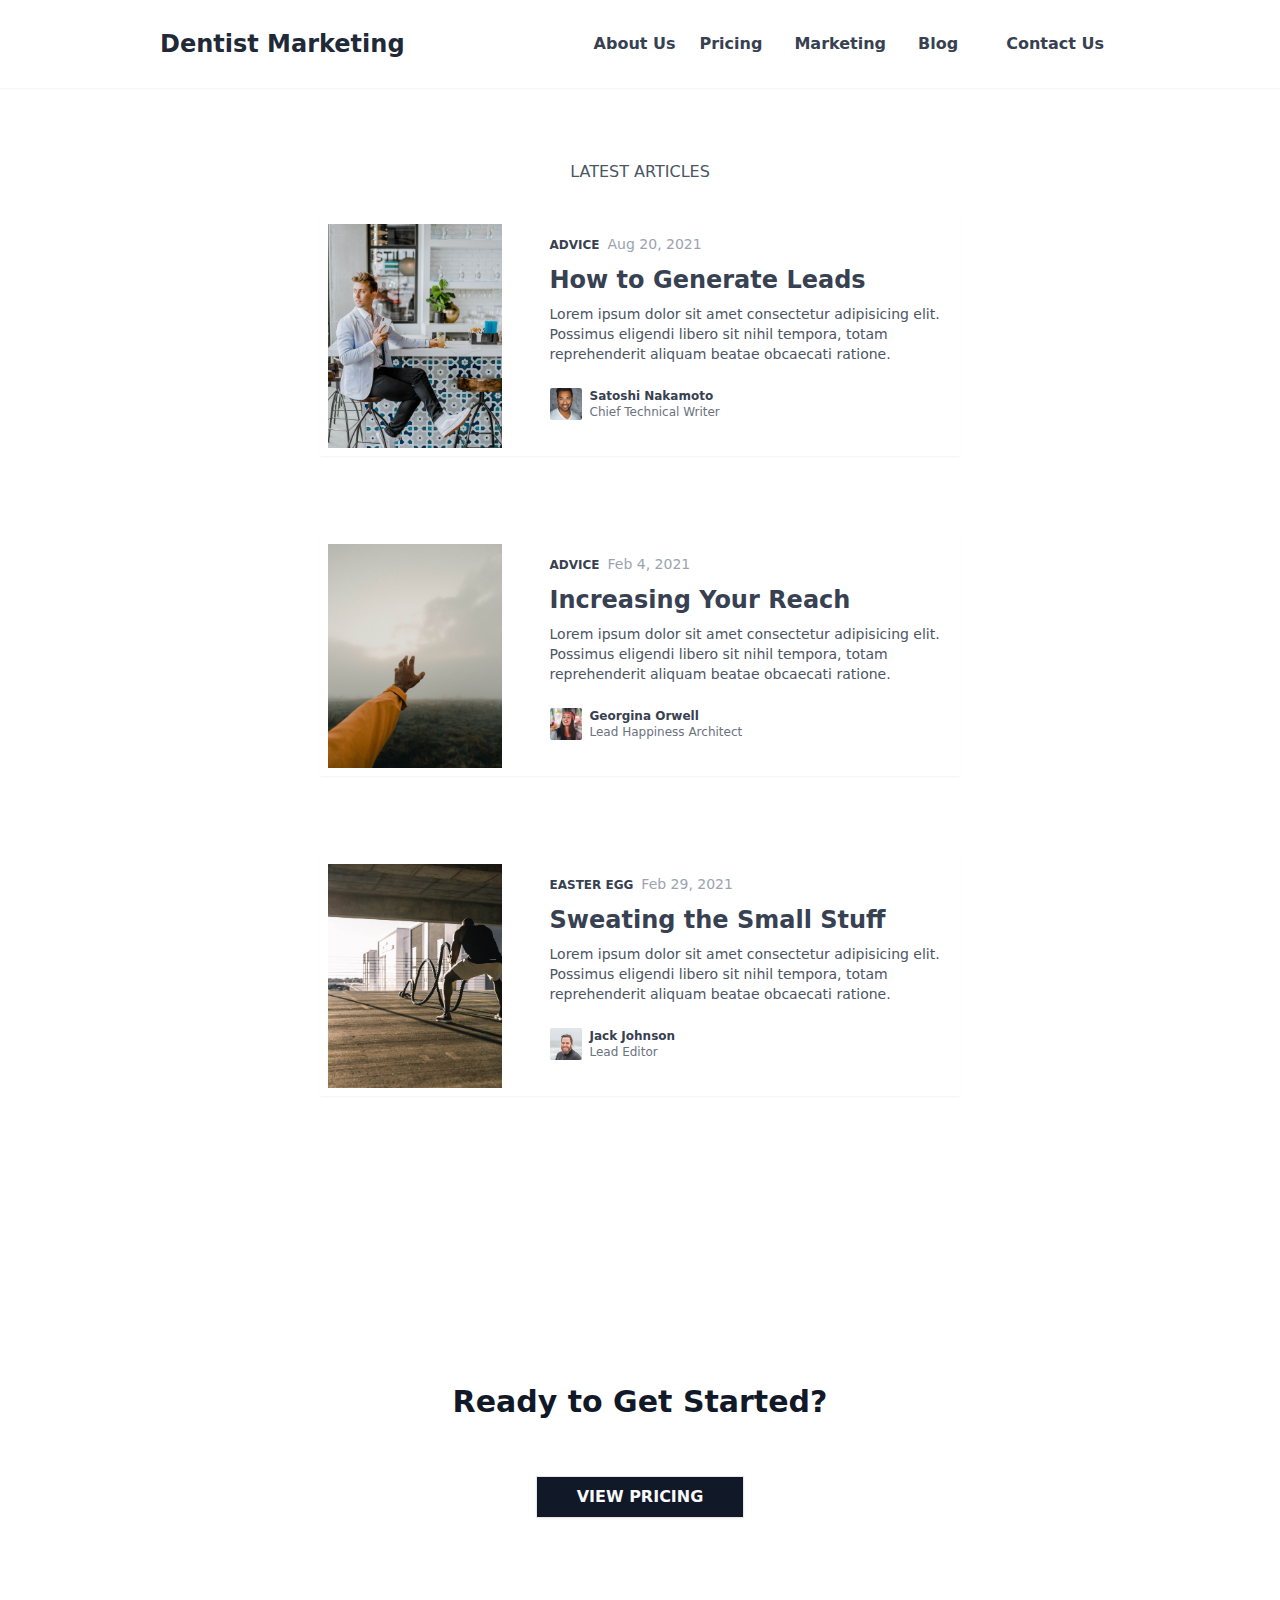
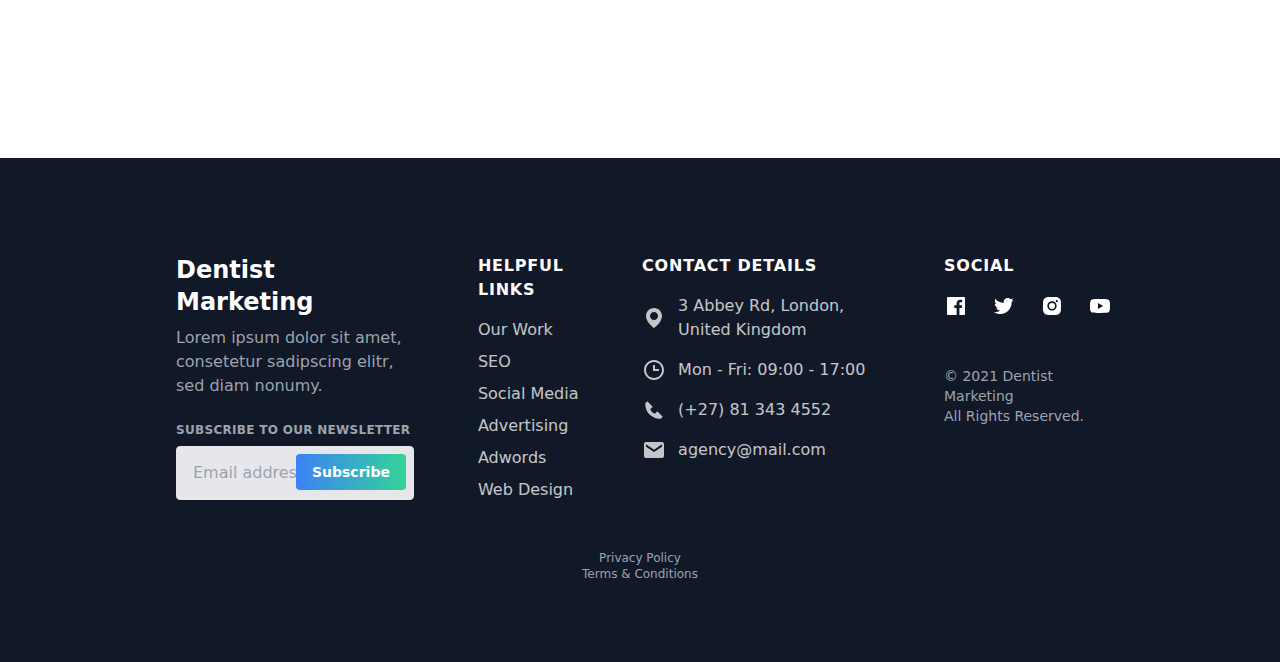
<file: src/blog.html>
<!DOCTYPE html>
<html lang="en">

<head>
  <meta charset="UTF-8" />
  <meta content="IE=edge" http-equiv="X-UA-Compatible" />
  <meta name="viewport" content="width=device-width, initial-scale=1.0" />

  <!-- Meta Description -->
  <meta content="" name="description" />

  <!-- CSS Stylesheets -->
  <link rel="stylesheet" href="styles/index.css" />

  <!--FAVICON-->
  <link href="images/agency-favicon.ico" rel="icon" />
  <title>Tailwind Agency</title>
</head>


<body class="font-sans text-gray-900">

  <main class="w-full">

    <!-- start header -->
    <header class="absolute top-0 left-0 w-full z-50 px-4 shadow-sm sm:px-8 lg:px-16 xl:px-40 2xl:px-64 bg-white">

      <div class="flex flex-wrap items-center justify-between py-6">
        <div class=" md:w-auto">
          <a href='/' class='text-gray-800 font-bold text-2xl'>
            Dentist Marketing
          </a>
        </div>

        <div>

          <button id="nav_toggle" class="h-8 w-8 md:hidden">
            <svg class="h-full w-auto" xmlns="http://www.w3.org/2000/svg" width="192" height="192" fill="black"
              viewBox="0 0 256 256">
              <rect width="256" height="256" fill="none"></rect>
              <line x1="40" y1="128" x2="216" y2="128" stroke="black" stroke-linecap="round" stroke-linejoin="round"
                stroke-width="16"></line>
              <line x1="40" y1="64" x2="216" y2="64" stroke="black" stroke-linecap="round" stroke-linejoin="round"
                stroke-width="16"></line>
              <line x1="40" y1="192" x2="216" y2="192" stroke="black" stroke-linecap="round" stroke-linejoin="round"
                stroke-width="16"></line>
            </svg>
          </button>

          <div id="nav_content" class="absolute right-0 hidden md:block md:relative w-full md:w-auto">
            <nav
              class="w-full bg-white md:bg-transparent rounded shadow-lg px-6 py-4 mt-4 text-center md:p-0 md:mt-0 md:shadow-none">
              <ul class="md:flex items-center">
                <li><a class="py-2 inline-block md:text-gray-700 md:hidden lg:block font-semibold hover:underline"
                    href="/about_us.html">About
                    Us</a>
                </li>
                <li class="md:ml-4"><a class="py-2 inline-block md:text-gray-700 md:px-2 font-semibold hover:underline"
                    href="/pricing.html">Pricing</a></li>
                <li class="md:ml-4"><a class="py-2 inline-block md:text-gray-700 md:px-2 font-semibold hover:underline"
                    href="/marketing.html">Marketing</a></li>
                <li class="md:ml-4 md:hidden lg:block"><a
                    class="py-2 inline-block md:text-gray-700 md:px-2 font-semibold hover:underline"
                    href="/blog.html">Blog</a>
                </li>
                <li class="md:ml-6 mt-3 md:mt-0">
                  <a class='inline-block font-semibold px-4 py-2 text-gray-50 bg-green-400 md:bg-transparent md:text-gray-700 border-gray-700 rounded hover:bg-green-400 hover:text-green-50 hover:border-white'
                    href='/contact_us.html'>Contact Us</a>
                </li>
              </ul>
            </nav>
          </div>
        </div>
      </div>
    </header>
    <!-- end header -->

    <!-- Start of Blog-->
    <section class="pt-32 lg:pt-40">
      <h2 class="text-left mx-4 uppercase md:mx-0 font-medium md:text-center text-gray-600">Latest Articles
      </h2>
      <ul class="mx-4 -mt-12 md:mx-auto md:w-11/12 lg:mx-auto lg:w-1/2">
        <div>

          <!-- 1st Blog Post-->
          <div class="relative">
            <a href="/lead_generation.html"
              class="flex flex-col md:flex-row gap-x-12 p-2 md:h-60 my-20 rounded-sm overflow-hidden shadow-sm hover:shadow-md border-gray-200 bg-white custom_color_border">

              <div class="h-60 md:h-auto md:w-2/5">
                <img class="w-full h-full object-cover" src="./images/lead_generation.jpg"
                  alt="A man sitting alone in a cafe waiting for someone who will never show up.">
              </div>
              <div class="">
                <div class="mt-2"><span class="uppercase font-semibold text-gray-700 text-xs">Advice</span><span
                    class="text-gray-400 mx-2 font-medium text-sm">Aug 20, 2021</span></div>
                <h2 class="font-workSans text-2xl font-semibold my-2 text-gray-700">How to Generate Leads</h2>
                <p class="text-sm mb-6 flex-grow max-w-prose text-gray-600">Lorem ipsum dolor sit amet consectetur
                  adipisicing elit.
                  Possimus eligendi libero sit nihil tempora, totam reprehenderit aliquam beatae obcaecati ratione.</p>
                <div class="flex items-center">
                  <div class="h-8 w-8 rounded-sm overflow-hidden flex-shrink-0">
                    <img class="w-full h-full object-cover object-bottom" src="./images/writer-3.png"
                      alt="A smiling Satoshi Nakamoto.">
                  </div>
                  <div class="ml-2 text-xs">
                    <span class="block font-semibold text-gray-700">Satoshi Nakamoto</span>
                    <span class="block font-medium text-gray-500">Chief Technical Writer</span>
                  </div>
                </div>
              </div>
            </a>
          </div>


          <!-- 2nd Blog Post-->
          <div class="relative">
            <a href="/blog.html"
              class="flex flex-col md:flex-row gap-x-12 p-2 md:h-60 my-20 rounded-sm overflow-hidden shadow-sm hover:shadow-md border-gray-200 bg-white custom_color_border">

              <div class="h-60 md:h-auto md:w-2/5">
                <img class="w-full h-full object-cover" src="./images/increasing_your_reach.jpg"
                  alt="Ahand reaching out.">
              </div>
              <div class="">
                <div class="mt-2"><span class="uppercase font-semibold text-gray-700 text-xs">Advice</span><span
                    class="text-gray-400 mx-2 font-medium text-sm">Feb 4, 2021</span></div>
                <h2 class="font-workSans text-2xl font-semibold my-2 text-gray-700">Increasing Your Reach</h2>
                <p class="text-sm mb-6 flex-grow max-w-prose text-gray-600">Lorem ipsum dolor sit amet consectetur
                  adipisicing elit.
                  Possimus eligendi libero sit nihil tempora, totam reprehenderit aliquam beatae obcaecati ratione.</p>
                <div class="flex items-center">
                  <div class="h-8 w-8 rounded-sm overflow-hidden flex-shrink-0">
                    <img class="w-full h-full object-cover object-bottom" src="./images/writer.png"
                      alt="A smiling female George Orwell.">
                  </div>
                  <div class="ml-2 text-xs">
                    <span class="block font-semibold text-gray-700">Georgina Orwell</span>
                    <span class="block font-medium text-gray-500">Lead Happiness Architect</span>
                  </div>
                </div>
              </div>
            </a>
          </div>


          <!-- 3rd Blog Post-->
          <div class="relative">
            <a href="/blog.html"
              class="flex flex-col md:flex-row gap-x-12 p-2 md:h-60 my-20 rounded-sm overflow-hidden shadow-sm hover:shadow-md border-gray-200 bg-white custom_color_border">

              <div class="h-60 md:h-auto md:w-2/5">
                <img class="w-full h-full object-cover" src="./images/sweating_the_small_stuff.jpg"
                  alt="A man working out and sweating... a lot.">
              </div>
              <div class="">
                <div class="mt-2"><span class="uppercase font-semibold text-gray-700 text-xs">Easter Egg</span><span
                    class="text-gray-400 mx-2 font-medium text-sm">Feb 29, 2021</span></div>
                <h2 class="font-workSans text-2xl font-semibold my-2 text-gray-700">Sweating the Small Stuff</h2>
                <p class="text-sm mb-6 flex-grow max-w-prose text-gray-600">Lorem ipsum dolor sit amet consectetur
                  adipisicing elit.
                  Possimus eligendi libero sit nihil tempora, totam reprehenderit aliquam beatae obcaecati ratione.</p>
                <div class="flex items-center">
                  <div class="h-8 w-8 rounded-sm overflow-hidden flex-shrink-0">
                    <img class="w-full h-full object-cover object-bottom" src="./images/writer-2.png"
                      alt="A smiling female Jack Johnson.">
                  </div>
                  <div class="ml-2 text-xs">
                    <span class="block font-semibold text-gray-700">Jack Johnson</span>
                    <span class="block font-medium text-gray-500">Lead Editor</span>
                  </div>
                </div>
              </div>
            </a>
          </div>



    </section>

    <!-- Start of 'Ready to get started' Section -->
    <section class="pt-24 pb-32 lg:pt-32 lg:pb-40 mx-8 lg:mx-0">
      <!-- Card -->
      <div class="relative flex justify-center">
        <div class="relative">
          <div class="p-20 text-center bg-white custom_color_border-thick">
            <h2 class="text-3xl font-bold mb-14 text-gray-900">Ready to Get Started?</h2>
            <a class="inline-block uppercase text-center cursor-pointer font-semibold px-5 py-2 lg:px-10 border bg-gray-900 text-gray-50 mx-2 lg:mx-8 transition-all duration-300 shadow-sm hover:bg-gray-700 hover:shadow-md focus:ring-2 focus:ring-blue-300"
              href="/pricing.html">View Pricing</a>
          </div>
        </div>
      </div>
    </section>

    <!-- start footer -->
    <footer class="relative bg-gray-900 text-white px-4 sm:px-8 lg:px-16 xl:px-40 2xl:px-64 pt-12 pb-20 md:pt-24">
      <div class="flex flex-col lg:flex-row">
        <div class="w-full md:w-1/2 lg:w-2/6 lg:mx-4 lg:pr-8">
          <h3 class="font-bold text-2xl">Dentist Marketing</h3>
          <p class="mt-2 text-gray-400">Lorem ipsum dolor sit amet, consetetur sadipscing elitr, sed diam
            nonumy.</p>

          <!-- Subscribe form -->
          <!-- Subscribe form -->
          <form name="subscribe" data-netlify="true" autocomplete="off" netlify-honeypot="bot-field"
            class="flex items-center mt-6">
            <p class="hidden">
              <label>Don’t fill this out if you’re human: <input name="bot-field" /></label>
            </p>
            <div class="w-full">
              <label class="block uppercase tracking-wide text-gray-400 text-xs font-semibold mb-2"
                for="grid-last-name">
                Subscribe to our Newsletter
              </label>
              <div class="relative">
                <input
                  class="appearance-none block w-full bg-gray-200 text-gray-700 border border-gray-200 rounded py-4 px-4 leading-tight focus:outline-none focus:bg-white focus:border-gray-500"
                  type="email" placeholder="Email address...">

                <button type="submit"
                  class="bg-gradient-to-r from-blue-500 to-green-400 text-white hover:from-green-400 hover:to-blue-500 px-4 py-2 text-sm font-bold rounded absolute top-0 right-0 my-2 mr-2">Subscribe</button>
                <span id="success"
                  class="hidden mt-2 px-4 py-2 font-medium border rounded-sm border-green-500 bg-green-100 text-green-600">Thanks!
                  We'll be in touch soon.</span>
                <span id="error"
                  class="hidden mt-2 px-4 py-2 font-medium border rounded-sm border-red-500 bg-red-100 text-red-600">Whoops...
                  Something went wrong.</span>
              </div>
            </div>
          </form>
        </div>

        <div class="w-full md:w-1/8 lg:w-1/6 mt-20 lg:mt-0 lg:mx-4">
          <h5 class="uppercase tracking-wider font-semibold">Helpful Links</h5>
          <ul class="mt-4">
            <li class="mt-2"><a href="/our_work.html" title="" class="opacity-75 hover:opacity-100">Our
                Work</a></li>
            <li class="mt-2"><a href="/seo_for_dentists.html" title="" class="opacity-75 hover:opacity-100">SEO</a></li>
            <li class="mt-2"><a href="/social_media.html" title="" class="opacity-75 hover:opacity-100">Social Media</a>
            </li>
            <li class="mt-2"><a href="/online_advertising.html" title=""
                class="opacity-75 hover:opacity-100">Advertising</a>
            </li>
            <li class="mt-2"><a href="/ppc_for_dentists.html" title="" class="opacity-75 hover:opacity-100">Adwords</a>
            </li>
            <li class="mt-2"><a href="/dentist_web_design.html" title="" class="opacity-75 hover:opacity-100">Web
                Design</a>
            </li>
          </ul>
        </div>

        <div class="w-full lg:w-2/6 mt-20 lg:mt-0 lg:mx-4 lg:pr-8">
          <h5 class="uppercase tracking-wider font-semibold">Contact Details</h5>
          <ul class="mt-4">
            <li>
              <a href="#" title="" class="flex items-center opacity-75 hover:opacity-100">
                <span>
                  <svg xmlns="http://www.w3.org/2000/svg" width="24" height="24" viewBox="0 0 24 24"
                    class="fill-current">
                    <path
                      d="M12,2C7.589,2,4,5.589,4,9.995C3.971,16.44,11.696,21.784,12,22c0,0,8.029-5.56,8-12C20,5.589,16.411,2,12,2z M12,14 c-2.21,0-4-1.79-4-4s1.79-4,4-4s4,1.79,4,4S14.21,14,12,14z" />
                  </svg>
                </span>
                <span class="ml-3">
                  3 Abbey Rd, London, United Kingdom
                </span>
              </a>
            </li>
            <li class="mt-4">
              <a href="#" title="" class="flex items-center opacity-75 hover:opacity-100">
                <span>
                  <svg xmlns="http://www.w3.org/2000/svg" width="24" height="24" viewBox="0 0 24 24"
                    class="fill-current">
                    <path
                      d="M12,2C6.486,2,2,6.486,2,12s4.486,10,10,10c5.514,0,10-4.486,10-10S17.514,2,12,2z M12,20c-4.411,0-8-3.589-8-8 s3.589-8,8-8s8,3.589,8,8S16.411,20,12,20z" />
                    <path d="M13 7L11 7 11 13 17 13 17 11 13 11z" />
                  </svg>
                </span>
                <span class="ml-3">
                  Mon - Fri: 09:00 - 17:00<br>
                </span>
              </a>
            </li>
            <li class="mt-4">
              <a href="#" title="" class="flex items-center opacity-75 hover:opacity-100">
                <span>
                  <svg xmlns="http://www.w3.org/2000/svg" width="24" height="24" viewBox="0 0 24 24"
                    class="fill-current">
                    <path
                      d="M14.594,13.994l-1.66,1.66c-0.577-0.109-1.734-0.471-2.926-1.66c-1.193-1.193-1.553-2.354-1.661-2.926l1.661-1.66 l0.701-0.701L5.295,3.293L4.594,3.994l-1,1C3.42,5.168,3.316,5.398,3.303,5.643c-0.015,0.25-0.302,6.172,4.291,10.766 C11.6,20.414,16.618,20.707,18,20.707c0.202,0,0.326-0.006,0.358-0.008c0.245-0.014,0.476-0.117,0.649-0.291l1-1l0.697-0.697 l-5.414-5.414L14.594,13.994z" />
                  </svg>
                </span>
                <span class="ml-3">
                  (+27) 81 343 4552

                </span>
              </a>
            </li>
            <li class="mt-4">
              <a href="#" title="" class="flex items-center opacity-75 hover:opacity-100">
                <span>
                  <svg xmlns="http://www.w3.org/2000/svg" width="24" height="24" viewBox="0 0 24 24"
                    class="fill-current">
                    <path
                      d="M20,4H4C2.896,4,2,4.896,2,6v12c0,1.104,0.896,2,2,2h16c1.104,0,2-0.896,2-2V6C22,4.896,21.104,4,20,4z M20,8.7l-8,5.334 L4,8.7V6.297l8,5.333l8-5.333V8.7z" />
                  </svg>
                </span>
                <span class="ml-3">
                  agency@mail.com
                </span>
              </a>
            </li>
          </ul>
        </div>

        <div class="w-full md:w-1/8 lg:w-1/6 mt-20 lg:mt-0 lg:mx-4">
          <h5 class="uppercase tracking-wider font-semibold">Social</h5>
          <ul class="mt-4 flex">
            <li>
              <a href="#" target="_blank" title="">
                <svg xmlns="http://www.w3.org/2000/svg" width="24" height="24" viewBox="0 0 24 24" class="fill-current">
                  <path
                    d="M20,3H4C3.447,3,3,3.448,3,4v16c0,0.552,0.447,1,1,1h8.615v-6.96h-2.338v-2.725h2.338v-2c0-2.325,1.42-3.592,3.5-3.592	c0.699-0.002,1.399,0.034,2.095,0.107v2.42h-1.435c-1.128,0-1.348,0.538-1.348,1.325v1.735h2.697l-0.35,2.725h-2.348V21H20	c0.553,0,1-0.448,1-1V4C21,3.448,20.553,3,20,3z" />
                </svg>
              </a>
            </li>

            <li class="ml-6">
              <a href="#" target="_blank" title="">
                <svg xmlns="http://www.w3.org/2000/svg" width="24" height="24" viewBox="0 0 24 24" class="fill-current">
                  <path
                    d="M19.633,7.997c0.013,0.175,0.013,0.349,0.013,0.523c0,5.325-4.053,11.461-11.46,11.461c-2.282,0-4.402-0.661-6.186-1.809	c0.324,0.037,0.636,0.05,0.973,0.05c1.883,0,3.616-0.636,5.001-1.721c-1.771-0.037-3.255-1.197-3.767-2.793	c0.249,0.037,0.499,0.062,0.761,0.062c0.361,0,0.724-0.05,1.061-0.137c-1.847-0.374-3.23-1.995-3.23-3.953v-0.05	c0.537,0.299,1.16,0.486,1.82,0.511C3.534,9.419,2.823,8.184,2.823,6.787c0-0.748,0.199-1.434,0.548-2.032	c1.983,2.443,4.964,4.04,8.306,4.215c-0.062-0.3-0.1-0.611-0.1-0.923c0-2.22,1.796-4.028,4.028-4.028	c1.16,0,2.207,0.486,2.943,1.272c0.91-0.175,1.782-0.512,2.556-0.973c-0.299,0.935-0.936,1.721-1.771,2.22	c0.811-0.088,1.597-0.312,2.319-0.624C21.104,6.712,20.419,7.423,19.633,7.997z" />
                </svg>
              </a>
            </li>

            <li class="ml-6">
              <a href="#" target="_blank" title="">
                <svg xmlns="http://www.w3.org/2000/svg" width="24" height="24" viewBox="0 0 24 24" class="fill-current">
                  <path
                    d="M20.947,8.305c-0.011-0.757-0.151-1.508-0.419-2.216c-0.469-1.209-1.424-2.165-2.633-2.633 c-0.699-0.263-1.438-0.404-2.186-0.42C14.747,2.993,14.442,2.981,12,2.981s-2.755,0-3.71,0.055 c-0.747,0.016-1.486,0.157-2.185,0.42C4.896,3.924,3.94,4.88,3.472,6.089C3.209,6.788,3.067,7.527,3.053,8.274 c-0.043,0.963-0.056,1.268-0.056,3.71s0,2.754,0.056,3.71c0.015,0.748,0.156,1.486,0.419,2.187 c0.469,1.208,1.424,2.164,2.634,2.632c0.696,0.272,1.435,0.426,2.185,0.45c0.963,0.043,1.268,0.056,3.71,0.056s2.755,0,3.71-0.056 c0.747-0.015,1.486-0.156,2.186-0.419c1.209-0.469,2.164-1.425,2.633-2.633c0.263-0.7,0.404-1.438,0.419-2.187 c0.043-0.962,0.056-1.267,0.056-3.71C21.003,9.572,21.003,9.262,20.947,8.305z M11.994,16.602c-2.554,0-4.623-2.069-4.623-4.623 s2.069-4.623,4.623-4.623c2.552,0,4.623,2.069,4.623,4.623S14.546,16.602,11.994,16.602z M16.801,8.263 c-0.597,0-1.078-0.482-1.078-1.078s0.481-1.078,1.078-1.078c0.595,0,1.077,0.482,1.077,1.078S17.396,8.263,16.801,8.263z" />
                  <circle cx="11.994" cy="11.979" r="3.003" />
                </svg>
              </a>
            </li>

            <li class="ml-6">
              <a href="#" target="_blank" title="">
                <svg xmlns="http://www.w3.org/2000/svg" width="24" height="24" viewBox="0 0 24 24" class="fill-current">
                  <path
                    d="M21.593,7.203c-0.23-0.858-0.905-1.535-1.762-1.766C18.265,5.007,12,5,12,5S5.736,4.993,4.169,5.404	c-0.84,0.229-1.534,0.921-1.766,1.778c-0.413,1.566-0.417,4.814-0.417,4.814s-0.004,3.264,0.406,4.814	c0.23,0.857,0.905,1.534,1.763,1.765c1.582,0.43,7.83,0.437,7.83,0.437s6.265,0.007,7.831-0.403c0.856-0.23,1.534-0.906,1.767-1.763	C21.997,15.281,22,12.034,22,12.034S22.02,8.769,21.593,7.203z M9.996,15.005l0.005-6l5.207,3.005L9.996,15.005z" />
                </svg>
              </a>
            </li>
          </ul>

          <p class="text-sm text-gray-400 mt-12">© 2021 Dentist Marketing<span class="md:hidden">, </span> <br
              class="hidden lg:block">All Rights
            Reserved.
          </p>
        </div>
      </div>
      <div class="flex w-full flex-col items-center text-xs mt-12">
        <a class="text-gray-400 hover:text-gray-300" href="/privacy_policy.html" rel="nofollow">Privacy
          Policy</a>
        <a class="text-gray-400 hover:text-gray-300" href="/terms_and_conditions.html" rel="nofollow">Terms
          &amp;
          Conditions</a>
      </div>
    </footer>
    <!-- end footer -->

  </main>

</body>

<script src="js/index.js"></script>
<script src="js/form.js"></script>


</html>
</file>
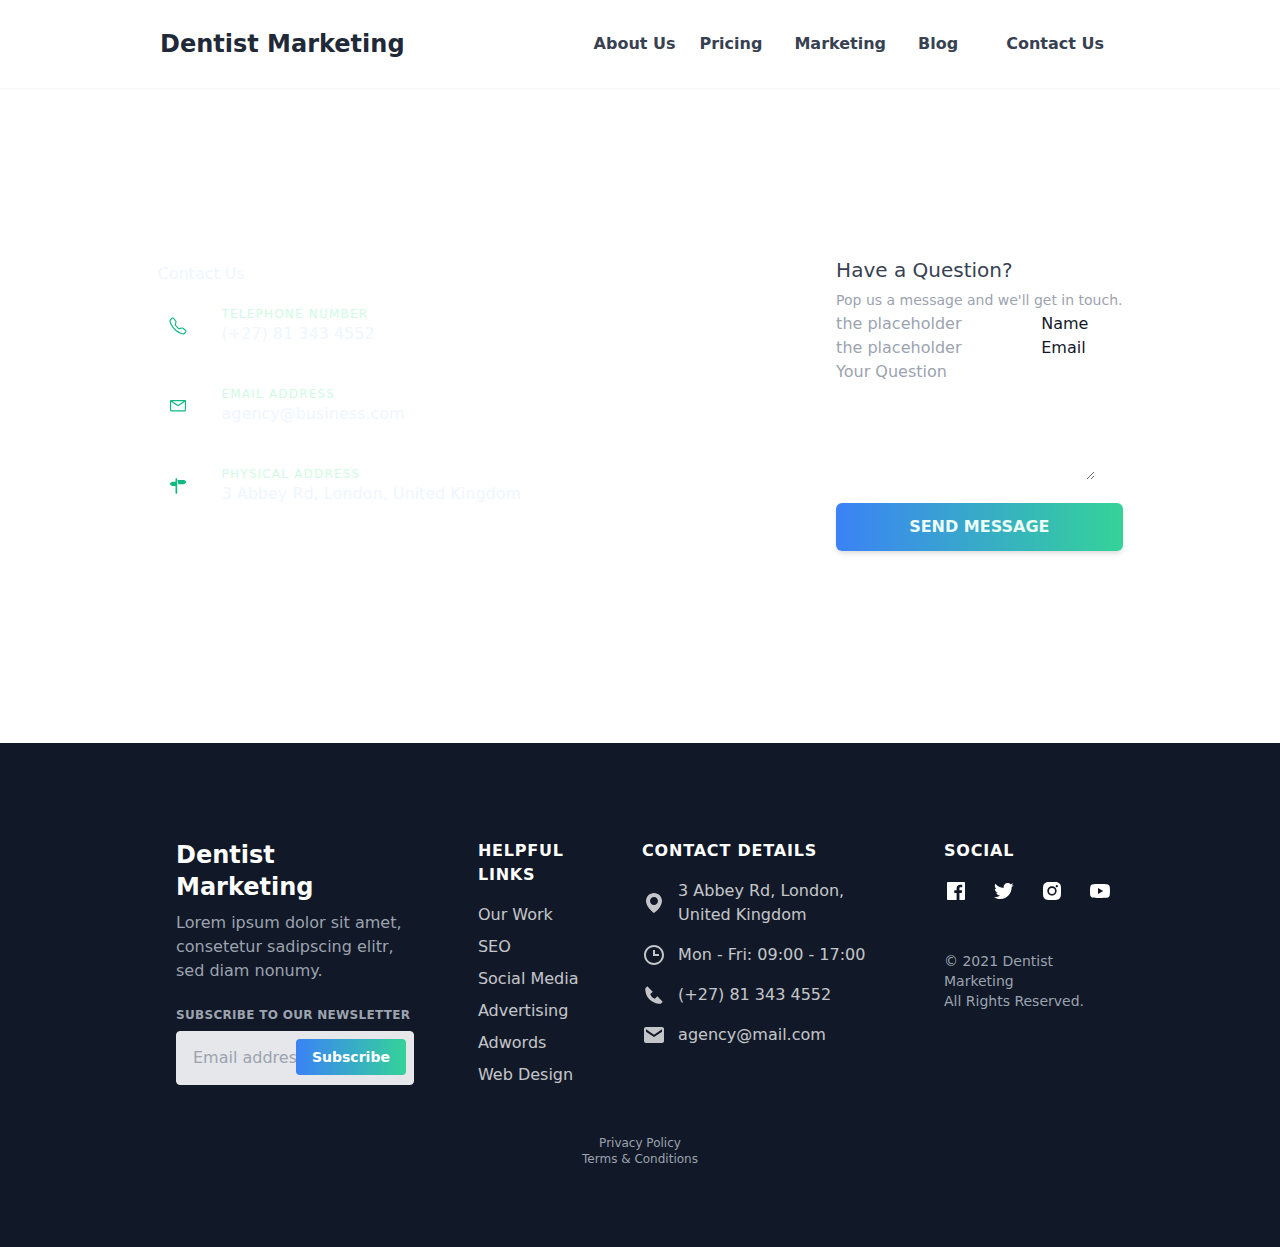
<file: src/contact_us.html>
<!DOCTYPE html>
<html lang="en">

<head>
  <meta charset="UTF-8" />
  <meta content="IE=edge" http-equiv="X-UA-Compatible" />
  <meta name="viewport" content="width=device-width, initial-scale=1.0" />

  <!-- Meta Description -->
  <meta content="" name="description" />

  <!-- CSS Stylesheets -->
  <link rel="stylesheet" href="styles/index.css" />

  <!--FAVICON-->
  <link href="images/agency-favicon.ico" rel="icon" />
  <title>Tailwind Agency</title>
</head>


<body class="font-sans text-gray-900">

  <main class="w-full">

    <!-- start header -->
    <header class="absolute top-0 left-0 w-full z-50 px-4 shadow-sm sm:px-8 lg:px-16 xl:px-40 2xl:px-64 bg-white">

      <div class="flex flex-wrap items-center justify-between py-6">
        <div class=" md:w-auto">
          <a href='/' class='text-gray-800 font-bold text-2xl'>
            Dentist Marketing
          </a>
        </div>

        <div>

          <button id="nav_toggle" class="h-8 w-8 md:hidden">
            <svg class="h-full w-auto" xmlns="http://www.w3.org/2000/svg" width="192" height="192" fill="black"
              viewBox="0 0 256 256">
              <rect width="256" height="256" fill="none"></rect>
              <line x1="40" y1="128" x2="216" y2="128" stroke="black" stroke-linecap="round" stroke-linejoin="round"
                stroke-width="16"></line>
              <line x1="40" y1="64" x2="216" y2="64" stroke="black" stroke-linecap="round" stroke-linejoin="round"
                stroke-width="16"></line>
              <line x1="40" y1="192" x2="216" y2="192" stroke="black" stroke-linecap="round" stroke-linejoin="round"
                stroke-width="16"></line>
            </svg>
          </button>

          <div id="nav_content" class="absolute right-0 hidden md:block md:relative w-full md:w-auto">
            <nav
              class="w-full bg-white md:bg-transparent rounded shadow-lg px-6 py-4 mt-4 text-center md:p-0 md:mt-0 md:shadow-none">
              <ul class="md:flex items-center">
                <li><a class="py-2 inline-block md:text-gray-700 md:hidden lg:block font-semibold hover:underline"
                    href="/about_us.html">About
                    Us</a>
                </li>
                <li class="md:ml-4"><a class="py-2 inline-block md:text-gray-700 md:px-2 font-semibold hover:underline"
                    href="/pricing.html">Pricing</a></li>
                <li class="md:ml-4"><a class="py-2 inline-block md:text-gray-700 md:px-2 font-semibold hover:underline"
                    href="/marketing.html">Marketing</a></li>
                <li class="md:ml-4 md:hidden lg:block"><a
                    class="py-2 inline-block md:text-gray-700 md:px-2 font-semibold hover:underline"
                    href="/blog.html">Blog</a>
                </li>
                <li class="md:ml-6 mt-3 md:mt-0">
                  <a class='inline-block font-semibold px-4 py-2 text-gray-50 bg-green-400 md:bg-transparent md:text-gray-700 border-gray-700 rounded hover:bg-green-400 hover:text-green-50 hover:border-white'
                    href='/contact_us.html'>Contact Us</a>
                </li>
              </ul>
            </nav>
          </div>
        </div>
      </div>
    </header>
    <!-- end header -->

    <!-- Start of 'Contact' Landing -->
    <section class="pt-16">
      <!-- Contact Info + Form Container -->
      <div class="w-full lg:flex">
        <div class="contact_info relative flex-grow justify-center px-8 lg:px-20 flex items-center py-20 lg:py-48">
          <!-- Contact Info -->
          <div>
            <h2 class="font-medium mb-5 text-blue-50">Contact Us</h2>
            <div>
              <div class="flex items-center mb-10">
                <div class="w-10 h-10 flex items-center justify-center p-2 rounded-full mr-6 bg-white">
                  <svg class="text-green-500 fill-current" width="18" height="18" viewBox="0 0 18 18"
                    xmlns="http://www.w3.org/2000/svg">
                    <path
                      d="M4.3649 1.88322C4.30193 1.80222 4.22245 1.73554 4.13173 1.68762C4.04101 1.6397 3.94113 1.61162 3.83873 1.60527C3.73633 1.59891 3.63375 1.61442 3.5378 1.65075C3.44185 1.68709 3.35474 1.74342 3.28223 1.81602L2.1793 2.92002C1.6641 3.43628 1.47423 4.16695 1.6993 4.80802C2.63342 7.46144 4.15295 9.87052 6.14517 11.8566C8.13122 13.8487 10.5403 15.3683 13.1937 16.3024C13.8348 16.5275 14.5654 16.3376 15.0817 15.8224L16.1846 14.7195C16.2572 14.647 16.3136 14.5599 16.3499 14.4639C16.3862 14.368 16.4017 14.2654 16.3954 14.163C16.389 14.0606 16.361 13.9607 16.313 13.87C16.2651 13.7793 16.1984 13.6998 16.1174 13.6368L13.6566 11.7232C13.5701 11.6561 13.4694 11.6095 13.3623 11.587C13.2551 11.5644 13.1442 11.5665 13.038 11.5931L10.702 12.1766C10.3902 12.2545 10.0635 12.2503 9.75375 12.1645C9.44401 12.0788 9.16177 11.9142 8.9345 11.687L6.31477 9.06615C6.08732 8.83899 5.92258 8.5568 5.83659 8.24706C5.75061 7.93732 5.7463 7.61058 5.8241 7.29869L6.40863 4.96268C6.4352 4.85644 6.43729 4.74555 6.41475 4.63838C6.39221 4.53121 6.34562 4.43056 6.2785 4.34402L4.3649 1.88322ZM2.4769 1.01175C2.66356 0.82503 2.88781 0.680157 3.13475 0.58675C3.3817 0.493343 3.64569 0.453539 3.9092 0.469984C4.17271 0.486428 4.4297 0.558742 4.66312 0.682126C4.89654 0.80551 5.10103 0.977139 5.26303 1.18562L7.17663 3.64535C7.52757 4.09655 7.6513 4.68428 7.51263 5.23895L6.92917 7.57495C6.899 7.69594 6.90063 7.82268 6.9339 7.94286C6.96717 8.06303 7.03094 8.17256 7.11903 8.26082L9.73983 10.8816C9.82819 10.9699 9.93791 11.0338 10.0583 11.067C10.1787 11.1003 10.3056 11.1018 10.4268 11.0715L12.7617 10.488C13.0354 10.4196 13.3211 10.4143 13.5972 10.4725C13.8733 10.5307 14.1325 10.6509 14.3553 10.824L16.815 12.7376C17.6993 13.4256 17.7804 14.7323 16.9889 15.5227L15.886 16.6256C15.0966 17.415 13.9169 17.7616 12.8172 17.3744C10.0024 16.384 7.44679 14.7726 5.33983 12.6598C3.22707 10.5531 1.61568 7.99784 0.625166 5.18348C0.239033 4.08482 0.585699 2.90402 1.37503 2.11468L2.47797 1.01175H2.4769Z" />
                    </g>
                    <defs>
                      <clipPath id="clip0">
                        <rect width="17.0667" height="17.0667" fill="white" transform="translate(0.466797 0.466667)" />
                      </clipPath>
                    </defs>
                  </svg>
                </div>
                <div>
                  <span class="block text-xs font-medium text-green-100 uppercase tracking-widest">Telephone
                    Number</span>
                  <span class="block font-medium text-blue-50"><a href="tel:+27813434552">(+27) 81 343 4552</a></span>
                </div>
              </div>
            </div>
            <div class="flex items-center mb-10">
              <div class="w-10 h-10 flex items-center justify-center p-2 rounded-full mr-6 bg-white">
                <svg class="text-green-500 fill-current" width="16" height="12" viewBox="0 0 16 12" fill="none"
                  xmlns="http://www.w3.org/2000/svg">
                  <path
                    d="M14.8571 0H1.14286C0.839753 0 0.549062 0.120408 0.334735 0.334735C0.120408 0.549062 0 0.839753 0 1.14286V10.2857C0 10.5888 0.120408 10.8795 0.334735 11.0938C0.549062 11.3082 0.839753 11.4286 1.14286 11.4286H14.8571C15.1602 11.4286 15.4509 11.3082 15.6653 11.0938C15.8796 10.8795 16 10.5888 16 10.2857V1.14286C16 0.839753 15.8796 0.549062 15.6653 0.334735C15.4509 0.120408 15.1602 0 14.8571 0V0ZM13.6 1.14286L8 5.01714L2.4 1.14286H13.6ZM1.14286 10.2857V1.66286L7.67429 6.18286C7.76994 6.24922 7.88358 6.28478 8 6.28478C8.11642 6.28478 8.23006 6.24922 8.32571 6.18286L14.8571 1.66286V10.2857H1.14286Z" />
                </svg>
              </div>
              <div>
                <span class="block text-xs font-medium text-green-100 uppercase tracking-widest">Email Address</span>
                <span class="block font-medium text-blue-50"><a href="mailto:accounting@business.com">
                    agency@business.com</a></span>
              </div>
            </div>
            <div class="flex items-center mb-10">
              <div class="w-10 h-10 flex items-center justify-center p-2 rounded-full mr-6 bg-white">
                <svg class="text-green-500 fill-current" width="18" height="18" viewBox="0 0 18 18" fill="none"
                  xmlns="http://www.w3.org/2000/svg">
                  <g clip-path="url(#clip0)">
                    <path
                      d="M17.4284 4.87413L15.4017 3.31253C15.264 3.22412 15.1142 3.15601 14.9571 3.11029C14.8006 3.05964 14.6377 3.03148 14.4733 3.02666H8.63987L9.32339 7.29333H14.4733C14.6132 7.29333 14.7881 7.26176 14.9562 7.2097C15.1244 7.15765 15.2865 7.08597 15.4008 7.00832L17.4275 5.44501C17.5427 5.36736 17.5999 5.2641 17.5999 5.16C17.5999 5.05589 17.5427 4.95264 17.4284 4.87413V4.87413ZM7.78654 1.32H6.9332C6.82004 1.32 6.71152 1.36495 6.6315 1.44496C6.55149 1.52498 6.50654 1.6335 6.50654 1.74666V4.73333H3.65982C3.51816 4.73333 3.34408 4.7649 3.17598 4.81781C3.00702 4.86901 2.84574 4.93984 2.73139 5.0192L0.704723 6.5808C0.589523 6.65845 0.533203 6.76256 0.533203 6.86666C0.533203 6.96992 0.589523 7.07317 0.704723 7.15253L2.73139 8.71584C2.84574 8.79349 3.00702 8.86517 3.17598 8.91637C3.34408 8.96842 3.51816 9 3.65982 9H6.50654V16.2533C6.50654 16.3665 6.55149 16.475 6.6315 16.555C6.71152 16.635 6.82004 16.68 6.9332 16.68H7.78654C7.8997 16.68 8.00822 16.635 8.08824 16.555C8.16825 16.475 8.2132 16.3665 8.2132 16.2533V1.74666C8.2132 1.6335 8.16825 1.52498 8.08824 1.44496C8.00822 1.36495 7.8997 1.32 7.78654 1.32V1.32Z" />
                  </g>
                  <defs>
                    <clipPath id="clip0">
                      <rect width="17.0667" height="17.0667" fill="white" transform="translate(0.533203 0.466667)" />
                    </clipPath>
                  </defs>
                </svg>
              </div>
              <div>
                <span class="block text-xs font-medium text-green-100 uppercase tracking-widest">Physical Address</span>
                <span class="block font-medium text-blue-50">3 Abbey Rd, London, United Kingdom</span>
              </div>
            </div>
          </div>

        </div>
        <!-- Contact Form -->
        <div class="flex-grow justify-center bg-white px-8 lg:px-20 py-20 lg:py-48">
          <div class="flex justify-center">
            <div>
              <h2 class="text-xl lg:text-xl font-medium mb-1 text-gray-700">Have a Question?</h2>
              <span class="text-sm mb-4 text-gray-400">Pop us a message and we'll get in touch.</span>
              <!-- Form -->
              <form name="contact" data-netlify="true" autocomplete="off" netlify-honeypot="bot-field">
                <p class="hidden">
                  <label>Don’t fill this out if you’re human: <input name="bot-field" /></label>
                </p>
                <div class="input-animated">
                  <input type="text" id="name" name="name" required pattern="\S+.*" placeholder="the placeholder" />
                  <label htmlFor="name" class="label-name"><span class="content-name">Name</span></label>
                </div>
                <div class="input-animated">
                  <input type="email" id="email" name="email" required placeholder="the placeholder" />
                  <label htmlFor="email" class="label-email"><span class="content-email">Email</span></label>
                </div>
                <div>
                  <textarea name="question" placeholder="Your Question" id="question" cols="30" rows="5" minLength="10"
                    maxLength="100" required></textarea>
                </div>
                <button type="submit" id="submit-button"
                  class="w-full font-semibold rounded-md uppercase text-center px-5 py-3 shadow-md my-4 lg:mb-0 bg-gradient-to-r from-blue-500 to-green-400 text-green-50 focus:ring-4 focus:ring-blue-300 hover:from-blue-400 hover:to-green-300">Send
                  Message</button>
                <span id="success"
                  class="hidden absolute mt-2 px-4 py-2 font-medium border rounded-sm border-green-500 bg-green-100 text-green-600">Thanks!
                  We'll be in touch soon.</span>
                <span id="error"
                  class="hidden absolute mt-2 px-4 py-2 font-medium border rounded-sm border-red-500 bg-red-100 text-red-600">Whoops...
                  Something went wrong.</span>
              </form>
            </div>
          </div>
        </div>
      </div>
    </section>

    <!-- start footer -->
    <footer class="relative bg-gray-900 text-white px-4 sm:px-8 lg:px-16 xl:px-40 2xl:px-64 pt-12 pb-20 md:pt-24">
      <div class="flex flex-col lg:flex-row">
        <div class="w-full md:w-1/2 lg:w-2/6 lg:mx-4 lg:pr-8">
          <h3 class="font-bold text-2xl">Dentist Marketing</h3>
          <p class="mt-2 text-gray-400">Lorem ipsum dolor sit amet, consetetur sadipscing elitr, sed diam
            nonumy.</p>

          <!-- Subscribe form -->
          <!-- Subscribe form -->
          <form name="subscribe" data-netlify="true" autocomplete="off" netlify-honeypot="bot-field"
            class="flex items-center mt-6">
            <p class="hidden">
              <label>Don’t fill this out if you’re human: <input name="bot-field" /></label>
            </p>
            <div class="w-full">
              <label class="block uppercase tracking-wide text-gray-400 text-xs font-semibold mb-2"
                for="grid-last-name">
                Subscribe to our Newsletter
              </label>
              <div class="relative">
                <input
                  class="appearance-none block w-full bg-gray-200 text-gray-700 border border-gray-200 rounded py-4 px-4 leading-tight focus:outline-none focus:bg-white focus:border-gray-500"
                  type="email" placeholder="Email address...">

                <button type="submit"
                  class="bg-gradient-to-r from-blue-500 to-green-400 text-white hover:from-green-400 hover:to-blue-500 px-4 py-2 text-sm font-bold rounded absolute top-0 right-0 my-2 mr-2">Subscribe</button>
                <span id="success"
                  class="hidden mt-2 px-4 py-2 font-medium border rounded-sm border-green-500 bg-green-100 text-green-600">Thanks!
                  We'll be in touch soon.</span>
                <span id="error"
                  class="hidden mt-2 px-4 py-2 font-medium border rounded-sm border-red-500 bg-red-100 text-red-600">Whoops...
                  Something went wrong.</span>
              </div>
            </div>
          </form>
        </div>

        <div class="w-full md:w-1/8 lg:w-1/6 mt-20 lg:mt-0 lg:mx-4">
          <h5 class="uppercase tracking-wider font-semibold">Helpful Links</h5>
          <ul class="mt-4">
            <li class="mt-2"><a href="/our_work.html" title="" class="opacity-75 hover:opacity-100">Our
                Work</a></li>
            <li class="mt-2"><a href="/seo_for_dentists.html" title="" class="opacity-75 hover:opacity-100">SEO</a></li>
            <li class="mt-2"><a href="/social_media.html" title="" class="opacity-75 hover:opacity-100">Social Media</a>
            </li>
            <li class="mt-2"><a href="/online_advertising.html" title=""
                class="opacity-75 hover:opacity-100">Advertising</a>
            </li>
            <li class="mt-2"><a href="/ppc_for_dentists.html" title="" class="opacity-75 hover:opacity-100">Adwords</a>
            </li>
            <li class="mt-2"><a href="/dentist_web_design.html" title="" class="opacity-75 hover:opacity-100">Web
                Design</a>
            </li>
          </ul>
        </div>

        <div class="w-full lg:w-2/6 mt-20 lg:mt-0 lg:mx-4 lg:pr-8">
          <h5 class="uppercase tracking-wider font-semibold">Contact Details</h5>
          <ul class="mt-4">
            <li>
              <a href="#" title="" class="flex items-center opacity-75 hover:opacity-100">
                <span>
                  <svg xmlns="http://www.w3.org/2000/svg" width="24" height="24" viewBox="0 0 24 24"
                    class="fill-current">
                    <path
                      d="M12,2C7.589,2,4,5.589,4,9.995C3.971,16.44,11.696,21.784,12,22c0,0,8.029-5.56,8-12C20,5.589,16.411,2,12,2z M12,14 c-2.21,0-4-1.79-4-4s1.79-4,4-4s4,1.79,4,4S14.21,14,12,14z" />
                  </svg>
                </span>
                <span class="ml-3">
                  3 Abbey Rd, London, United Kingdom
                </span>
              </a>
            </li>
            <li class="mt-4">
              <a href="#" title="" class="flex items-center opacity-75 hover:opacity-100">
                <span>
                  <svg xmlns="http://www.w3.org/2000/svg" width="24" height="24" viewBox="0 0 24 24"
                    class="fill-current">
                    <path
                      d="M12,2C6.486,2,2,6.486,2,12s4.486,10,10,10c5.514,0,10-4.486,10-10S17.514,2,12,2z M12,20c-4.411,0-8-3.589-8-8 s3.589-8,8-8s8,3.589,8,8S16.411,20,12,20z" />
                    <path d="M13 7L11 7 11 13 17 13 17 11 13 11z" />
                  </svg>
                </span>
                <span class="ml-3">
                  Mon - Fri: 09:00 - 17:00<br>
                </span>
              </a>
            </li>
            <li class="mt-4">
              <a href="#" title="" class="flex items-center opacity-75 hover:opacity-100">
                <span>
                  <svg xmlns="http://www.w3.org/2000/svg" width="24" height="24" viewBox="0 0 24 24"
                    class="fill-current">
                    <path
                      d="M14.594,13.994l-1.66,1.66c-0.577-0.109-1.734-0.471-2.926-1.66c-1.193-1.193-1.553-2.354-1.661-2.926l1.661-1.66 l0.701-0.701L5.295,3.293L4.594,3.994l-1,1C3.42,5.168,3.316,5.398,3.303,5.643c-0.015,0.25-0.302,6.172,4.291,10.766 C11.6,20.414,16.618,20.707,18,20.707c0.202,0,0.326-0.006,0.358-0.008c0.245-0.014,0.476-0.117,0.649-0.291l1-1l0.697-0.697 l-5.414-5.414L14.594,13.994z" />
                  </svg>
                </span>
                <span class="ml-3">
                  (+27) 81 343 4552

                </span>
              </a>
            </li>
            <li class="mt-4">
              <a href="#" title="" class="flex items-center opacity-75 hover:opacity-100">
                <span>
                  <svg xmlns="http://www.w3.org/2000/svg" width="24" height="24" viewBox="0 0 24 24"
                    class="fill-current">
                    <path
                      d="M20,4H4C2.896,4,2,4.896,2,6v12c0,1.104,0.896,2,2,2h16c1.104,0,2-0.896,2-2V6C22,4.896,21.104,4,20,4z M20,8.7l-8,5.334 L4,8.7V6.297l8,5.333l8-5.333V8.7z" />
                  </svg>
                </span>
                <span class="ml-3">
                  agency@mail.com
                </span>
              </a>
            </li>
          </ul>
        </div>

        <div class="w-full md:w-1/8 lg:w-1/6 mt-20 lg:mt-0 lg:mx-4">
          <h5 class="uppercase tracking-wider font-semibold">Social</h5>
          <ul class="mt-4 flex">
            <li>
              <a href="#" target="_blank" title="">
                <svg xmlns="http://www.w3.org/2000/svg" width="24" height="24" viewBox="0 0 24 24" class="fill-current">
                  <path
                    d="M20,3H4C3.447,3,3,3.448,3,4v16c0,0.552,0.447,1,1,1h8.615v-6.96h-2.338v-2.725h2.338v-2c0-2.325,1.42-3.592,3.5-3.592	c0.699-0.002,1.399,0.034,2.095,0.107v2.42h-1.435c-1.128,0-1.348,0.538-1.348,1.325v1.735h2.697l-0.35,2.725h-2.348V21H20	c0.553,0,1-0.448,1-1V4C21,3.448,20.553,3,20,3z" />
                </svg>
              </a>
            </li>

            <li class="ml-6">
              <a href="#" target="_blank" title="">
                <svg xmlns="http://www.w3.org/2000/svg" width="24" height="24" viewBox="0 0 24 24" class="fill-current">
                  <path
                    d="M19.633,7.997c0.013,0.175,0.013,0.349,0.013,0.523c0,5.325-4.053,11.461-11.46,11.461c-2.282,0-4.402-0.661-6.186-1.809	c0.324,0.037,0.636,0.05,0.973,0.05c1.883,0,3.616-0.636,5.001-1.721c-1.771-0.037-3.255-1.197-3.767-2.793	c0.249,0.037,0.499,0.062,0.761,0.062c0.361,0,0.724-0.05,1.061-0.137c-1.847-0.374-3.23-1.995-3.23-3.953v-0.05	c0.537,0.299,1.16,0.486,1.82,0.511C3.534,9.419,2.823,8.184,2.823,6.787c0-0.748,0.199-1.434,0.548-2.032	c1.983,2.443,4.964,4.04,8.306,4.215c-0.062-0.3-0.1-0.611-0.1-0.923c0-2.22,1.796-4.028,4.028-4.028	c1.16,0,2.207,0.486,2.943,1.272c0.91-0.175,1.782-0.512,2.556-0.973c-0.299,0.935-0.936,1.721-1.771,2.22	c0.811-0.088,1.597-0.312,2.319-0.624C21.104,6.712,20.419,7.423,19.633,7.997z" />
                </svg>
              </a>
            </li>

            <li class="ml-6">
              <a href="#" target="_blank" title="">
                <svg xmlns="http://www.w3.org/2000/svg" width="24" height="24" viewBox="0 0 24 24" class="fill-current">
                  <path
                    d="M20.947,8.305c-0.011-0.757-0.151-1.508-0.419-2.216c-0.469-1.209-1.424-2.165-2.633-2.633 c-0.699-0.263-1.438-0.404-2.186-0.42C14.747,2.993,14.442,2.981,12,2.981s-2.755,0-3.71,0.055 c-0.747,0.016-1.486,0.157-2.185,0.42C4.896,3.924,3.94,4.88,3.472,6.089C3.209,6.788,3.067,7.527,3.053,8.274 c-0.043,0.963-0.056,1.268-0.056,3.71s0,2.754,0.056,3.71c0.015,0.748,0.156,1.486,0.419,2.187 c0.469,1.208,1.424,2.164,2.634,2.632c0.696,0.272,1.435,0.426,2.185,0.45c0.963,0.043,1.268,0.056,3.71,0.056s2.755,0,3.71-0.056 c0.747-0.015,1.486-0.156,2.186-0.419c1.209-0.469,2.164-1.425,2.633-2.633c0.263-0.7,0.404-1.438,0.419-2.187 c0.043-0.962,0.056-1.267,0.056-3.71C21.003,9.572,21.003,9.262,20.947,8.305z M11.994,16.602c-2.554,0-4.623-2.069-4.623-4.623 s2.069-4.623,4.623-4.623c2.552,0,4.623,2.069,4.623,4.623S14.546,16.602,11.994,16.602z M16.801,8.263 c-0.597,0-1.078-0.482-1.078-1.078s0.481-1.078,1.078-1.078c0.595,0,1.077,0.482,1.077,1.078S17.396,8.263,16.801,8.263z" />
                  <circle cx="11.994" cy="11.979" r="3.003" />
                </svg>
              </a>
            </li>

            <li class="ml-6">
              <a href="#" target="_blank" title="">
                <svg xmlns="http://www.w3.org/2000/svg" width="24" height="24" viewBox="0 0 24 24" class="fill-current">
                  <path
                    d="M21.593,7.203c-0.23-0.858-0.905-1.535-1.762-1.766C18.265,5.007,12,5,12,5S5.736,4.993,4.169,5.404	c-0.84,0.229-1.534,0.921-1.766,1.778c-0.413,1.566-0.417,4.814-0.417,4.814s-0.004,3.264,0.406,4.814	c0.23,0.857,0.905,1.534,1.763,1.765c1.582,0.43,7.83,0.437,7.83,0.437s6.265,0.007,7.831-0.403c0.856-0.23,1.534-0.906,1.767-1.763	C21.997,15.281,22,12.034,22,12.034S22.02,8.769,21.593,7.203z M9.996,15.005l0.005-6l5.207,3.005L9.996,15.005z" />
                </svg>
              </a>
            </li>
          </ul>

          <p class="text-sm text-gray-400 mt-12">© 2021 Dentist Marketing<span class="md:hidden">, </span> <br
              class="hidden lg:block">All Rights
            Reserved.
          </p>
        </div>
      </div>
      <div class="flex w-full flex-col items-center text-xs mt-12">
        <a class="text-gray-400 hover:text-gray-300" href="/privacy_policy.html" rel="nofollow">Privacy
          Policy</a>
        <a class="text-gray-400 hover:text-gray-300" href="/terms_and_conditions.html" rel="nofollow">Terms
          &amp;
          Conditions</a>
      </div>
    </footer>
    <!-- end footer -->

  </main>

</body>

<script src="js/index.js"></script>
<script src="js/form.js"></script>

</html>
</file>
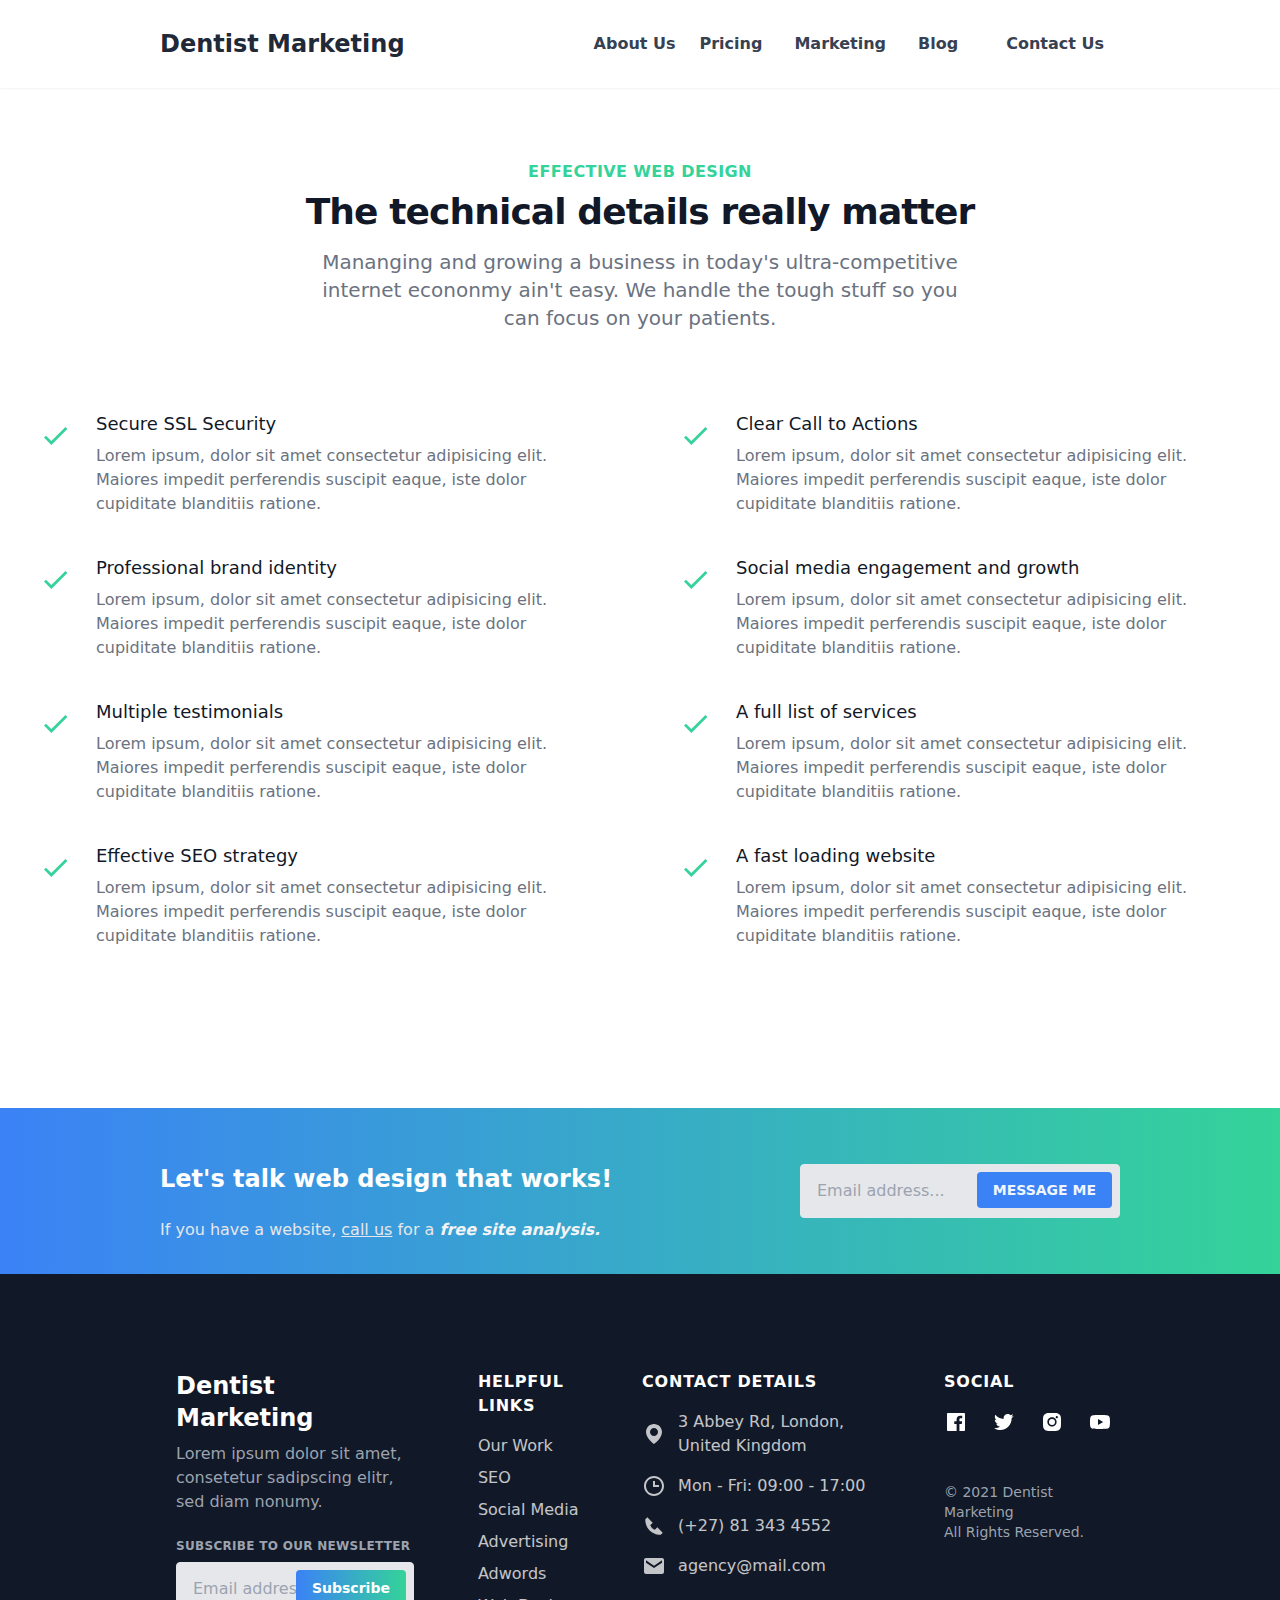
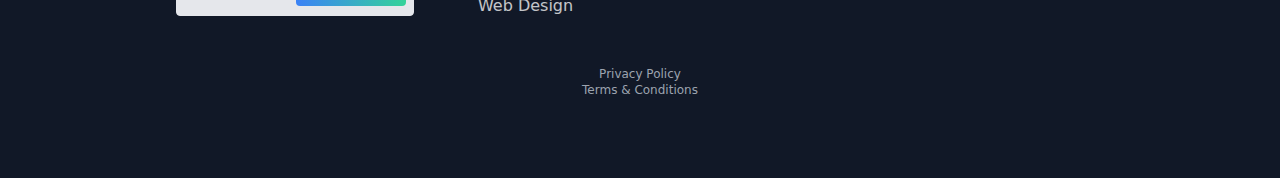
<file: src/dentist_web_design.html>
<!DOCTYPE html>
<html lang="en">

<head>
    <meta charset="UTF-8" />
    <meta content="IE=edge" http-equiv="X-UA-Compatible" />
    <meta name="viewport" content="width=device-width, initial-scale=1.0" />

    <!-- Meta Description -->
    <meta content="" name="description" />

    <!-- CSS Stylesheets -->
    <link rel="stylesheet" href="styles/index.css" />

    <!--FAVICON-->
    <link href="images/agency-favicon.ico" rel="icon" />
    <title>Tailwind Agency</title>
</head>


<body class="font-sans text-gray-900">

    <main class="w-full">

        <!-- start header -->
        <header class="absolute top-0 left-0 w-full z-50 px-4 shadow-sm sm:px-8 lg:px-16 xl:px-40 2xl:px-64 bg-white">

            <div class="flex flex-wrap items-center justify-between py-6">
                <div class=" md:w-auto">
                    <a href='/' class='text-gray-800 font-bold text-2xl'>
                        Dentist Marketing
                    </a>
                </div>

                <div>

                    <button id="nav_toggle" class="h-8 w-8 md:hidden">
                        <svg class="h-full w-auto" xmlns="http://www.w3.org/2000/svg" width="192" height="192"
                            fill="black" viewBox="0 0 256 256">
                            <rect width="256" height="256" fill="none"></rect>
                            <line x1="40" y1="128" x2="216" y2="128" stroke="black" stroke-linecap="round"
                                stroke-linejoin="round" stroke-width="16"></line>
                            <line x1="40" y1="64" x2="216" y2="64" stroke="black" stroke-linecap="round"
                                stroke-linejoin="round" stroke-width="16"></line>
                            <line x1="40" y1="192" x2="216" y2="192" stroke="black" stroke-linecap="round"
                                stroke-linejoin="round" stroke-width="16"></line>
                        </svg>
                    </button>

                    <div id="nav_content" class="absolute right-0 hidden md:block md:relative w-full md:w-auto">
                        <nav
                            class="w-full bg-white md:bg-transparent rounded shadow-lg px-6 py-4 mt-4 text-center md:p-0 md:mt-0 md:shadow-none">
                            <ul class="md:flex items-center">
                                <li><a class="py-2 inline-block md:text-gray-700 md:hidden lg:block font-semibold hover:underline"
                                        href="/about_us.html">About
                                        Us</a>
                                </li>
                                <li class="md:ml-4"><a
                                        class="py-2 inline-block md:text-gray-700 md:px-2 font-semibold hover:underline"
                                        href="/pricing.html">Pricing</a></li>
                                <li class="md:ml-4"><a
                                        class="py-2 inline-block md:text-gray-700 md:px-2 font-semibold hover:underline"
                                        href="/marketing.html">Marketing</a></li>
                                <li class="md:ml-4 md:hidden lg:block"><a
                                        class="py-2 inline-block md:text-gray-700 md:px-2 font-semibold hover:underline"
                                        href="/blog.html">Blog</a>
                                </li>
                                <li class="md:ml-6 mt-3 md:mt-0">
                                    <a class='inline-block font-semibold px-4 py-2 text-gray-50 bg-green-400 md:bg-transparent md:text-gray-700 border-gray-700 rounded hover:bg-green-400 hover:text-green-50 hover:border-white'
                                        href='/contact_us.html'>Contact Us</a>
                                </li>
                            </ul>
                        </nav>
                    </div>
                </div>
            </div>
        </header>
        <!-- end header -->

        <!-- Start of main section-->
        <div class="py-32 md:py-40 bg-white">
            <div class="max-w-7xl mx-auto px-4 sm:px-6 lg:px-8">
                <div class="lg:text-center">
                    <h2 class="text-base text-green-400 font-semibold tracking-wide uppercase">Effective Web
                        Design</h2>
                    <p class="mt-2 text-3xl leading-8 font-extrabold tracking-tight text-gray-900 sm:text-4xl">
                        The technical details really matter
                    </p>
                    <p class="mt-4 max-w-2xl text-xl text-gray-500 lg:mx-auto">
                        Mananging and growing a business in today's ultra-competitive internet econonmy ain't
                        easy. We
                        handle the tough stuff so you can focus on your patients.
                    </p>
                </div>

                <div class="mt-20">
                    <dl class="space-y-10 md:space-y-0 md:grid md:grid-cols-2 md:gap-x-16 md:gap-y-10">
                        <div class="flex">
                            <div class="flex-shrink-0">
                                <div class="flex items-center justify-center h-12 w-12 rounded-md text-white">
                                    <svg class="fill-current text-green-400" width="24" height="18" viewBox="0 0 24 18"
                                        fill="none" xmlns="http://www.w3.org/2000/svg">
                                        <path
                                            d="M23.3333 1.88L7.33333 17.88L0 10.5467L1.88 8.66667L7.33333 14.1067L21.4533 0L23.3333 1.88Z" />
                                    </svg>
                                </div>
                            </div>
                            <div class="ml-4">
                                <dt class="text-lg leading-6 font-medium text-gray-900">
                                    Secure SSL Security
                                </dt>
                                <dd class="mt-2 text-base text-gray-500">
                                    Lorem ipsum, dolor sit amet consectetur adipisicing elit. Maiores impedit
                                    perferendis
                                    suscipit eaque, iste dolor cupiditate blanditiis ratione.
                                </dd>
                            </div>
                        </div>

                        <div class="flex">
                            <div class="flex-shrink-0">
                                <div class="flex items-center justify-center h-12 w-12 rounded-md text-white">
                                    <svg class="fill-current text-green-400" width="24" height="18" viewBox="0 0 24 18"
                                        fill="none" xmlns="http://www.w3.org/2000/svg">
                                        <path
                                            d="M23.3333 1.88L7.33333 17.88L0 10.5467L1.88 8.66667L7.33333 14.1067L21.4533 0L23.3333 1.88Z" />
                                    </svg>
                                </div>
                            </div>
                            <div class="ml-4">
                                <dt class="text-lg leading-6 font-medium text-gray-900">
                                    Clear Call to Actions
                                </dt>
                                <dd class="mt-2 text-base text-gray-500">
                                    Lorem ipsum, dolor sit amet consectetur adipisicing elit. Maiores impedit
                                    perferendis
                                    suscipit eaque, iste dolor cupiditate blanditiis ratione.
                                </dd>
                            </div>
                        </div>

                        <div class="flex">
                            <div class="flex-shrink-0">
                                <div class="flex items-center justify-center h-12 w-12 rounded-md text-white">
                                    <svg class="fill-current text-green-400" width="24" height="18" viewBox="0 0 24 18"
                                        fill="none" xmlns="http://www.w3.org/2000/svg">
                                        <path
                                            d="M23.3333 1.88L7.33333 17.88L0 10.5467L1.88 8.66667L7.33333 14.1067L21.4533 0L23.3333 1.88Z" />
                                    </svg>
                                </div>
                            </div>
                            <div class="ml-4">
                                <dt class="text-lg leading-6 font-medium text-gray-900">
                                    Professional brand identity
                                </dt>
                                <dd class="mt-2 text-base text-gray-500">
                                    Lorem ipsum, dolor sit amet consectetur adipisicing elit. Maiores impedit
                                    perferendis
                                    suscipit eaque, iste dolor cupiditate blanditiis ratione.
                                </dd>
                            </div>
                        </div>

                        <div class="flex">
                            <div class="flex-shrink-0">
                                <div class="flex items-center justify-center h-12 w-12 rounded-md text-white">
                                    <svg class="fill-current text-green-400" width="24" height="18" viewBox="0 0 24 18"
                                        fill="none" xmlns="http://www.w3.org/2000/svg">
                                        <path
                                            d="M23.3333 1.88L7.33333 17.88L0 10.5467L1.88 8.66667L7.33333 14.1067L21.4533 0L23.3333 1.88Z" />
                                    </svg>
                                </div>
                            </div>
                            <div class="ml-4">
                                <dt class="text-lg leading-6 font-medium text-gray-900">
                                    Social media engagement and growth
                                </dt>
                                <dd class="mt-2 text-base text-gray-500">
                                    Lorem ipsum, dolor sit amet consectetur adipisicing elit. Maiores impedit
                                    perferendis
                                    suscipit eaque, iste dolor cupiditate blanditiis ratione.
                                </dd>
                            </div>
                        </div>

                        <div class="flex">
                            <div class="flex-shrink-0">
                                <div class="flex items-center justify-center h-12 w-12 rounded-md text-white">
                                    <svg class="fill-current text-green-400" width="24" height="18" viewBox="0 0 24 18"
                                        fill="none" xmlns="http://www.w3.org/2000/svg">
                                        <path
                                            d="M23.3333 1.88L7.33333 17.88L0 10.5467L1.88 8.66667L7.33333 14.1067L21.4533 0L23.3333 1.88Z" />
                                    </svg>
                                </div>
                            </div>
                            <div class="ml-4">
                                <dt class="text-lg leading-6 font-medium text-gray-900">
                                    Multiple testimonials
                                </dt>
                                <dd class="mt-2 text-base text-gray-500">
                                    Lorem ipsum, dolor sit amet consectetur adipisicing elit. Maiores impedit
                                    perferendis
                                    suscipit eaque, iste dolor cupiditate blanditiis ratione.
                                </dd>
                            </div>
                        </div>

                        <div class="flex">
                            <div class="flex-shrink-0">
                                <div class="flex items-center justify-center h-12 w-12 rounded-md text-white">
                                    <svg class="fill-current text-green-400" width="24" height="18" viewBox="0 0 24 18"
                                        fill="none" xmlns="http://www.w3.org/2000/svg">
                                        <path
                                            d="M23.3333 1.88L7.33333 17.88L0 10.5467L1.88 8.66667L7.33333 14.1067L21.4533 0L23.3333 1.88Z" />
                                    </svg>
                                </div>
                            </div>
                            <div class="ml-4">
                                <dt class="text-lg leading-6 font-medium text-gray-900">
                                    A full list of services
                                </dt>
                                <dd class="mt-2 text-base text-gray-500">
                                    Lorem ipsum, dolor sit amet consectetur adipisicing elit. Maiores impedit
                                    perferendis
                                    suscipit eaque, iste dolor cupiditate blanditiis ratione.
                                </dd>
                            </div>
                        </div>

                        <div class="flex">
                            <div class="flex-shrink-0">
                                <div class="flex items-center justify-center h-12 w-12 rounded-md text-white">
                                    <svg class="fill-current text-green-400" width="24" height="18" viewBox="0 0 24 18"
                                        fill="none" xmlns="http://www.w3.org/2000/svg">
                                        <path
                                            d="M23.3333 1.88L7.33333 17.88L0 10.5467L1.88 8.66667L7.33333 14.1067L21.4533 0L23.3333 1.88Z" />
                                    </svg>
                                </div>
                            </div>
                            <div class="ml-4">
                                <dt class="text-lg leading-6 font-medium text-gray-900">
                                    Effective SEO strategy
                                </dt>
                                <dd class="mt-2 text-base text-gray-500">
                                    Lorem ipsum, dolor sit amet consectetur adipisicing elit. Maiores impedit
                                    perferendis
                                    suscipit eaque, iste dolor cupiditate blanditiis ratione.
                                </dd>
                            </div>
                        </div>

                        <div class="flex">
                            <div class="flex-shrink-0">
                                <div class="flex items-center justify-center h-12 w-12 rounded-md text-white">
                                    <svg class="fill-current text-green-400" width="24" height="18" viewBox="0 0 24 18"
                                        fill="none" xmlns="http://www.w3.org/2000/svg">
                                        <path
                                            d="M23.3333 1.88L7.33333 17.88L0 10.5467L1.88 8.66667L7.33333 14.1067L21.4533 0L23.3333 1.88Z" />
                                    </svg>
                                </div>
                            </div>
                            <div class="ml-4">
                                <dt class="text-lg leading-6 font-medium text-gray-900">
                                    A fast loading website
                                </dt>
                                <dd class="mt-2 text-base text-gray-500">
                                    Lorem ipsum, dolor sit amet consectetur adipisicing elit. Maiores impedit
                                    perferendis
                                    suscipit eaque, iste dolor cupiditate blanditiis ratione.
                                </dd>
                            </div>
                        </div>
                    </dl>
                </div>
            </div>
        </div>


        <!-- Start of CTA -->
        <section
            class="relative bg-gradient-to-r from-blue-500 to-green-400  px-4 sm:px-8 lg:px-16 xl:px-40 2xl:px-64 py-8">
            <div class="flex flex-col lg:flex-row items-center justify-between">
                <h2 class="text-2xl font-bold text-white">Let's talk web design that works!</h2>
                <!-- CTA form -->
                <form name="web_design_contact" data-netlify="true" autocomplete="off" netlify-honeypot="bot-field"
                    class="flex items-center mt-6 w-full md:w-auto">
                    <p class="hidden">
                        <label>Don’t fill this out if you’re human: <input name="bot-field" /></label>
                    </p>
                    <div class="w-full md:w-80">
                        <div class="relative">
                            <input
                                class="appearance-none block w-full bg-gray-200 text-gray-700 border border-gray-200 rounded py-4 px-4 leading-tight focus:outline-none focus:bg-white focus:border-gray-500"
                                type="email" placeholder="Email address..." required>

                            <button type="submit"
                                class="uppercase px-4 py-2 text-sm font-bold rounded absolute top-0 right-0 my-2 mr-2 bg-blue-500 text-blue-50 hover:bg-blue-700">Message
                                Me</button>
                            <span id="success"
                                class="hidden mt-2 px-4 py-2 font-medium border rounded-sm border-green-500 bg-green-100 text-green-600">Thanks!
                                We'll be in touch soon.</span>
                            <span id="error"
                                class="hidden mt-2 px-4 py-2 font-medium border rounded-sm border-red-500 bg-red-100 text-red-600">Whoops...
                                Something went wrong.</span>
                        </div>
                    </div>
                </form>
            </div>
            <span class="inline-block w-full mt-4 text-center lg:mt-0 lg:text-left font-medium text-gray-200">If
                you
                have a
                website, <a href="tel:0823253551" class="underline">call us</a> for
                a <span class="font-bold italic text-gray-100"> free site
                    analysis.</span></span>
        </section>
        <!-- end cta -->

        <!-- start footer -->
        <footer class="relative bg-gray-900 text-white px-4 sm:px-8 lg:px-16 xl:px-40 2xl:px-64 pt-12 pb-20 md:pt-24">
            <div class="flex flex-col lg:flex-row">
                <div class="w-full md:w-1/2 lg:w-2/6 lg:mx-4 lg:pr-8">
                    <h3 class="font-bold text-2xl">Dentist Marketing</h3>
                    <p class="mt-2 text-gray-400">Lorem ipsum dolor sit amet, consetetur sadipscing elitr, sed
                        diam
                        nonumy.</p>

                    <!-- Subscribe form -->
                    <!-- Subscribe form -->
                    <form name="subscribe" data-netlify="true" autocomplete="off" netlify-honeypot="bot-field"
                        class="flex items-center mt-6">
                        <p class="hidden">
                            <label>Don’t fill this out if you’re human: <input name="bot-field" /></label>
                        </p>
                        <div class="w-full">
                            <label class="block uppercase tracking-wide text-gray-400 text-xs font-semibold mb-2"
                                for="grid-last-name">
                                Subscribe to our Newsletter
                            </label>
                            <div class="relative">
                                <input
                                    class="appearance-none block w-full bg-gray-200 text-gray-700 border border-gray-200 rounded py-4 px-4 leading-tight focus:outline-none focus:bg-white focus:border-gray-500"
                                    type="email" placeholder="Email address...">

                                <button type="submit"
                                    class="bg-gradient-to-r from-blue-500 to-green-400 text-white hover:from-green-400 hover:to-blue-500 px-4 py-2 text-sm font-bold rounded absolute top-0 right-0 my-2 mr-2">Subscribe</button>
                                <span id="success"
                                    class="hidden mt-2 px-4 py-2 font-medium border rounded-sm border-green-500 bg-green-100 text-green-600">Thanks!
                                    We'll be in touch soon.</span>
                                <span id="error"
                                    class="hidden mt-2 px-4 py-2 font-medium border rounded-sm border-red-500 bg-red-100 text-red-600">Whoops...
                                    Something went wrong.</span>
                            </div>
                        </div>
                    </form>
                </div>

                <div class="w-full md:w-1/8 lg:w-1/6 mt-20 lg:mt-0 lg:mx-4">
                    <h5 class="uppercase tracking-wider font-semibold">Helpful Links</h5>
                    <ul class="mt-4">
                        <li class="mt-2"><a href="/our_work.html" title="" class="opacity-75 hover:opacity-100">Our
                                Work</a></li>
                        <li class="mt-2"><a href="/seo_for_dentists.html" title=""
                                class="opacity-75 hover:opacity-100">SEO</a>
                        </li>
                        <li class="mt-2"><a href="/social_media.html" title=""
                                class="opacity-75 hover:opacity-100">Social
                                Media</a>
                        </li>
                        <li class="mt-2"><a href="/online_advertising.html" title=""
                                class="opacity-75 hover:opacity-100">Advertising</a>
                        </li>
                        <li class="mt-2"><a href="/ppc_for_dentists.html" title=""
                                class="opacity-75 hover:opacity-100">Adwords</a>
                        </li>
                        <li class="mt-2"><a href="/dentist_web_design.html" title=""
                                class="opacity-75 hover:opacity-100">Web
                                Design</a>
                        </li>
                    </ul>
                </div>

                <div class="w-full lg:w-2/6 mt-20 lg:mt-0 lg:mx-4 lg:pr-8">
                    <h5 class="uppercase tracking-wider font-semibold">Contact Details</h5>
                    <ul class="mt-4">
                        <li>
                            <a href="#" title="" class="flex items-center opacity-75 hover:opacity-100">
                                <span>
                                    <svg xmlns="http://www.w3.org/2000/svg" width="24" height="24" viewBox="0 0 24 24"
                                        class="fill-current">
                                        <path
                                            d="M12,2C7.589,2,4,5.589,4,9.995C3.971,16.44,11.696,21.784,12,22c0,0,8.029-5.56,8-12C20,5.589,16.411,2,12,2z M12,14 c-2.21,0-4-1.79-4-4s1.79-4,4-4s4,1.79,4,4S14.21,14,12,14z" />
                                    </svg>
                                </span>
                                <span class="ml-3">
                                    3 Abbey Rd, London, United Kingdom
                                </span>
                            </a>
                        </li>
                        <li class="mt-4">
                            <a href="#" title="" class="flex items-center opacity-75 hover:opacity-100">
                                <span>
                                    <svg xmlns="http://www.w3.org/2000/svg" width="24" height="24" viewBox="0 0 24 24"
                                        class="fill-current">
                                        <path
                                            d="M12,2C6.486,2,2,6.486,2,12s4.486,10,10,10c5.514,0,10-4.486,10-10S17.514,2,12,2z M12,20c-4.411,0-8-3.589-8-8 s3.589-8,8-8s8,3.589,8,8S16.411,20,12,20z" />
                                        <path d="M13 7L11 7 11 13 17 13 17 11 13 11z" />
                                    </svg>
                                </span>
                                <span class="ml-3">
                                    Mon - Fri: 09:00 - 17:00<br>
                                </span>
                            </a>
                        </li>
                        <li class="mt-4">
                            <a href="#" title="" class="flex items-center opacity-75 hover:opacity-100">
                                <span>
                                    <svg xmlns="http://www.w3.org/2000/svg" width="24" height="24" viewBox="0 0 24 24"
                                        class="fill-current">
                                        <path
                                            d="M14.594,13.994l-1.66,1.66c-0.577-0.109-1.734-0.471-2.926-1.66c-1.193-1.193-1.553-2.354-1.661-2.926l1.661-1.66 l0.701-0.701L5.295,3.293L4.594,3.994l-1,1C3.42,5.168,3.316,5.398,3.303,5.643c-0.015,0.25-0.302,6.172,4.291,10.766 C11.6,20.414,16.618,20.707,18,20.707c0.202,0,0.326-0.006,0.358-0.008c0.245-0.014,0.476-0.117,0.649-0.291l1-1l0.697-0.697 l-5.414-5.414L14.594,13.994z" />
                                    </svg>
                                </span>
                                <span class="ml-3">
                                    (+27) 81 343 4552

                                </span>
                            </a>
                        </li>
                        <li class="mt-4">
                            <a href="#" title="" class="flex items-center opacity-75 hover:opacity-100">
                                <span>
                                    <svg xmlns="http://www.w3.org/2000/svg" width="24" height="24" viewBox="0 0 24 24"
                                        class="fill-current">
                                        <path
                                            d="M20,4H4C2.896,4,2,4.896,2,6v12c0,1.104,0.896,2,2,2h16c1.104,0,2-0.896,2-2V6C22,4.896,21.104,4,20,4z M20,8.7l-8,5.334 L4,8.7V6.297l8,5.333l8-5.333V8.7z" />
                                    </svg>
                                </span>
                                <span class="ml-3">
                                    agency@mail.com
                                </span>
                            </a>
                        </li>
                    </ul>
                </div>

                <div class="w-full md:w-1/8 lg:w-1/6 mt-20 lg:mt-0 lg:mx-4">
                    <h5 class="uppercase tracking-wider font-semibold">Social</h5>
                    <ul class="mt-4 flex">
                        <li>
                            <a href="#" target="_blank" title="">
                                <svg xmlns="http://www.w3.org/2000/svg" width="24" height="24" viewBox="0 0 24 24"
                                    class="fill-current">
                                    <path
                                        d="M20,3H4C3.447,3,3,3.448,3,4v16c0,0.552,0.447,1,1,1h8.615v-6.96h-2.338v-2.725h2.338v-2c0-2.325,1.42-3.592,3.5-3.592	c0.699-0.002,1.399,0.034,2.095,0.107v2.42h-1.435c-1.128,0-1.348,0.538-1.348,1.325v1.735h2.697l-0.35,2.725h-2.348V21H20	c0.553,0,1-0.448,1-1V4C21,3.448,20.553,3,20,3z" />
                                </svg>
                            </a>
                        </li>

                        <li class="ml-6">
                            <a href="#" target="_blank" title="">
                                <svg xmlns="http://www.w3.org/2000/svg" width="24" height="24" viewBox="0 0 24 24"
                                    class="fill-current">
                                    <path
                                        d="M19.633,7.997c0.013,0.175,0.013,0.349,0.013,0.523c0,5.325-4.053,11.461-11.46,11.461c-2.282,0-4.402-0.661-6.186-1.809	c0.324,0.037,0.636,0.05,0.973,0.05c1.883,0,3.616-0.636,5.001-1.721c-1.771-0.037-3.255-1.197-3.767-2.793	c0.249,0.037,0.499,0.062,0.761,0.062c0.361,0,0.724-0.05,1.061-0.137c-1.847-0.374-3.23-1.995-3.23-3.953v-0.05	c0.537,0.299,1.16,0.486,1.82,0.511C3.534,9.419,2.823,8.184,2.823,6.787c0-0.748,0.199-1.434,0.548-2.032	c1.983,2.443,4.964,4.04,8.306,4.215c-0.062-0.3-0.1-0.611-0.1-0.923c0-2.22,1.796-4.028,4.028-4.028	c1.16,0,2.207,0.486,2.943,1.272c0.91-0.175,1.782-0.512,2.556-0.973c-0.299,0.935-0.936,1.721-1.771,2.22	c0.811-0.088,1.597-0.312,2.319-0.624C21.104,6.712,20.419,7.423,19.633,7.997z" />
                                </svg>
                            </a>
                        </li>

                        <li class="ml-6">
                            <a href="#" target="_blank" title="">
                                <svg xmlns="http://www.w3.org/2000/svg" width="24" height="24" viewBox="0 0 24 24"
                                    class="fill-current">
                                    <path
                                        d="M20.947,8.305c-0.011-0.757-0.151-1.508-0.419-2.216c-0.469-1.209-1.424-2.165-2.633-2.633 c-0.699-0.263-1.438-0.404-2.186-0.42C14.747,2.993,14.442,2.981,12,2.981s-2.755,0-3.71,0.055 c-0.747,0.016-1.486,0.157-2.185,0.42C4.896,3.924,3.94,4.88,3.472,6.089C3.209,6.788,3.067,7.527,3.053,8.274 c-0.043,0.963-0.056,1.268-0.056,3.71s0,2.754,0.056,3.71c0.015,0.748,0.156,1.486,0.419,2.187 c0.469,1.208,1.424,2.164,2.634,2.632c0.696,0.272,1.435,0.426,2.185,0.45c0.963,0.043,1.268,0.056,3.71,0.056s2.755,0,3.71-0.056 c0.747-0.015,1.486-0.156,2.186-0.419c1.209-0.469,2.164-1.425,2.633-2.633c0.263-0.7,0.404-1.438,0.419-2.187 c0.043-0.962,0.056-1.267,0.056-3.71C21.003,9.572,21.003,9.262,20.947,8.305z M11.994,16.602c-2.554,0-4.623-2.069-4.623-4.623 s2.069-4.623,4.623-4.623c2.552,0,4.623,2.069,4.623,4.623S14.546,16.602,11.994,16.602z M16.801,8.263 c-0.597,0-1.078-0.482-1.078-1.078s0.481-1.078,1.078-1.078c0.595,0,1.077,0.482,1.077,1.078S17.396,8.263,16.801,8.263z" />
                                    <circle cx="11.994" cy="11.979" r="3.003" />
                                </svg>
                            </a>
                        </li>

                        <li class="ml-6">
                            <a href="#" target="_blank" title="">
                                <svg xmlns="http://www.w3.org/2000/svg" width="24" height="24" viewBox="0 0 24 24"
                                    class="fill-current">
                                    <path
                                        d="M21.593,7.203c-0.23-0.858-0.905-1.535-1.762-1.766C18.265,5.007,12,5,12,5S5.736,4.993,4.169,5.404	c-0.84,0.229-1.534,0.921-1.766,1.778c-0.413,1.566-0.417,4.814-0.417,4.814s-0.004,3.264,0.406,4.814	c0.23,0.857,0.905,1.534,1.763,1.765c1.582,0.43,7.83,0.437,7.83,0.437s6.265,0.007,7.831-0.403c0.856-0.23,1.534-0.906,1.767-1.763	C21.997,15.281,22,12.034,22,12.034S22.02,8.769,21.593,7.203z M9.996,15.005l0.005-6l5.207,3.005L9.996,15.005z" />
                                </svg>
                            </a>
                        </li>
                    </ul>

                    <p class="text-sm text-gray-400 mt-12">© 2021 Dentist Marketing<span class="md:hidden">,
                        </span> <br class="hidden lg:block">All Rights
                        Reserved.
                    </p>
                </div>
            </div>
            <div class="flex w-full flex-col items-center text-xs mt-12">
                <a class="text-gray-400 hover:text-gray-300" href="/privacy_policy.html" rel="nofollow">Privacy
                    Policy</a>
                <a class="text-gray-400 hover:text-gray-300" href="/terms_and_conditions.html" rel="nofollow">Terms
                    &amp;
                    Conditions</a>
            </div>
        </footer>
        <!-- end footer -->

    </main>

</body>

<script src="js/index.js"></script>
<script src="js/form.js"></script>

</html>
</file>
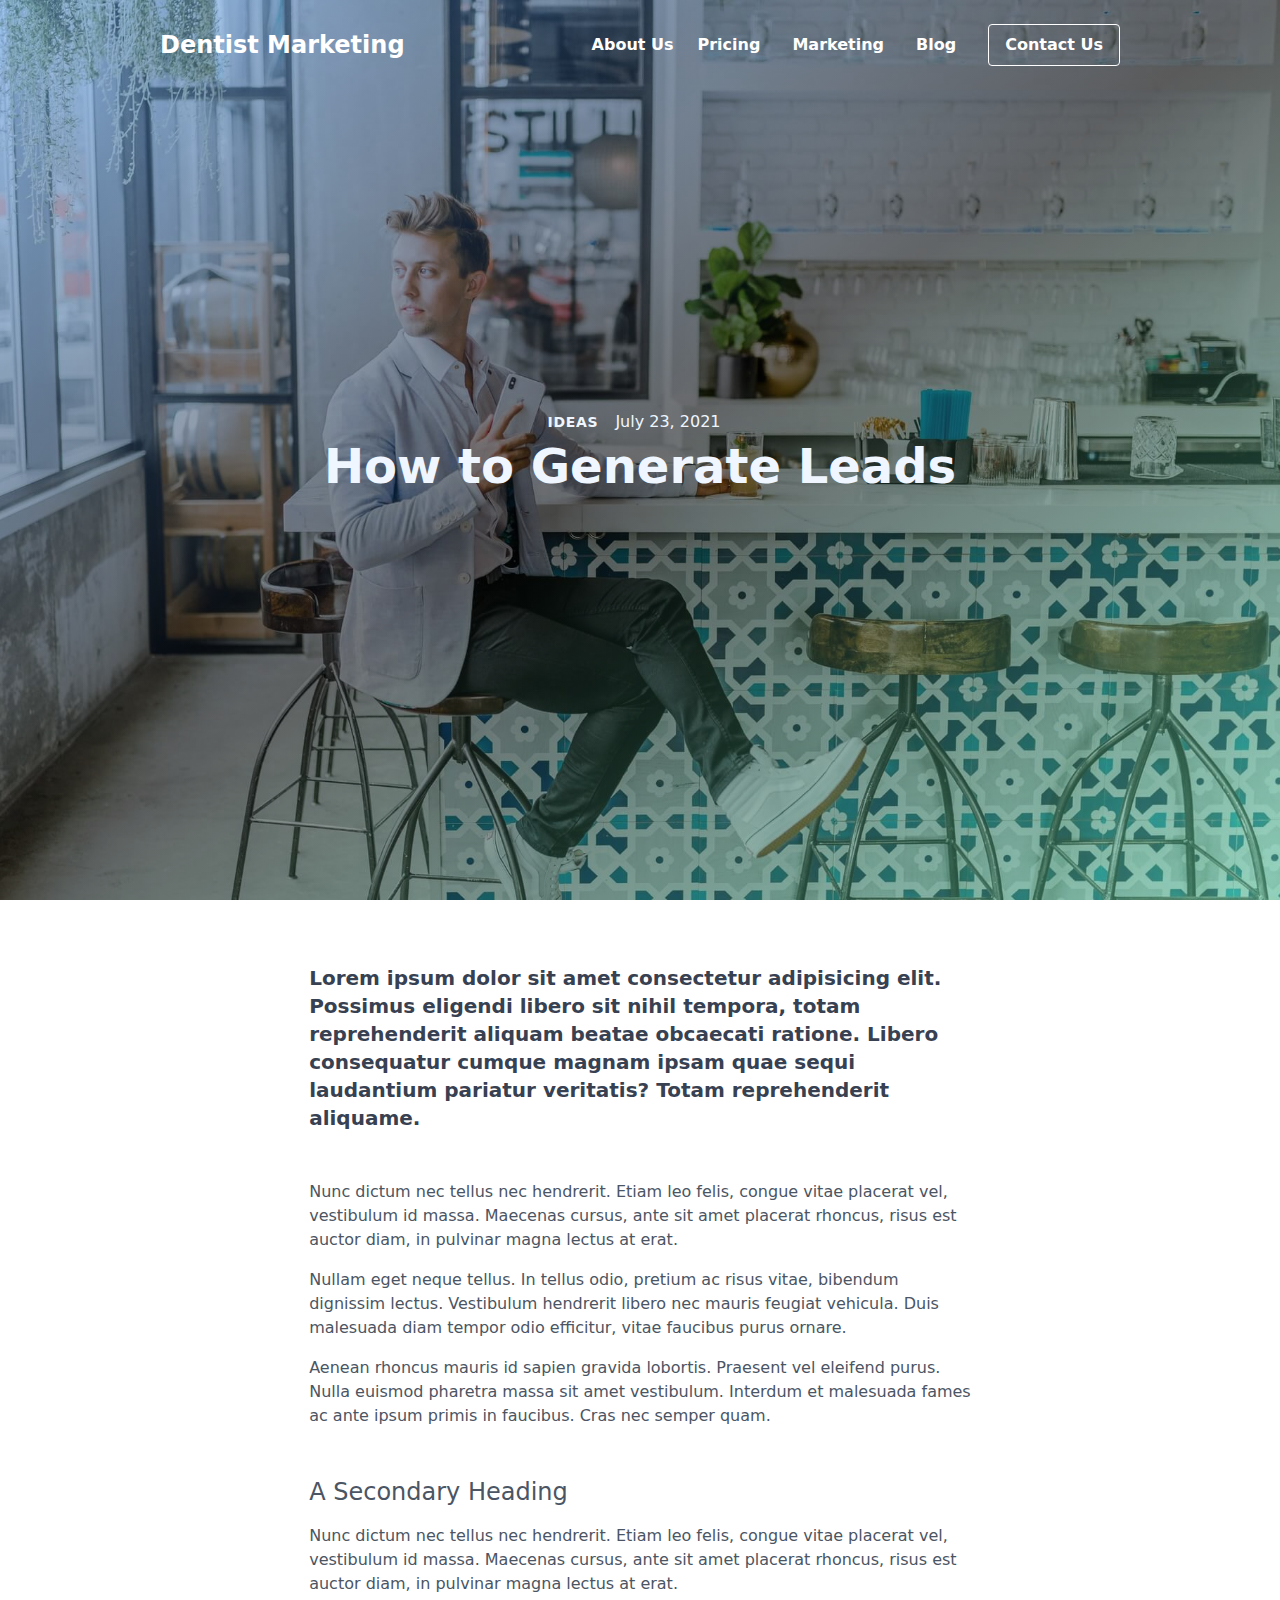
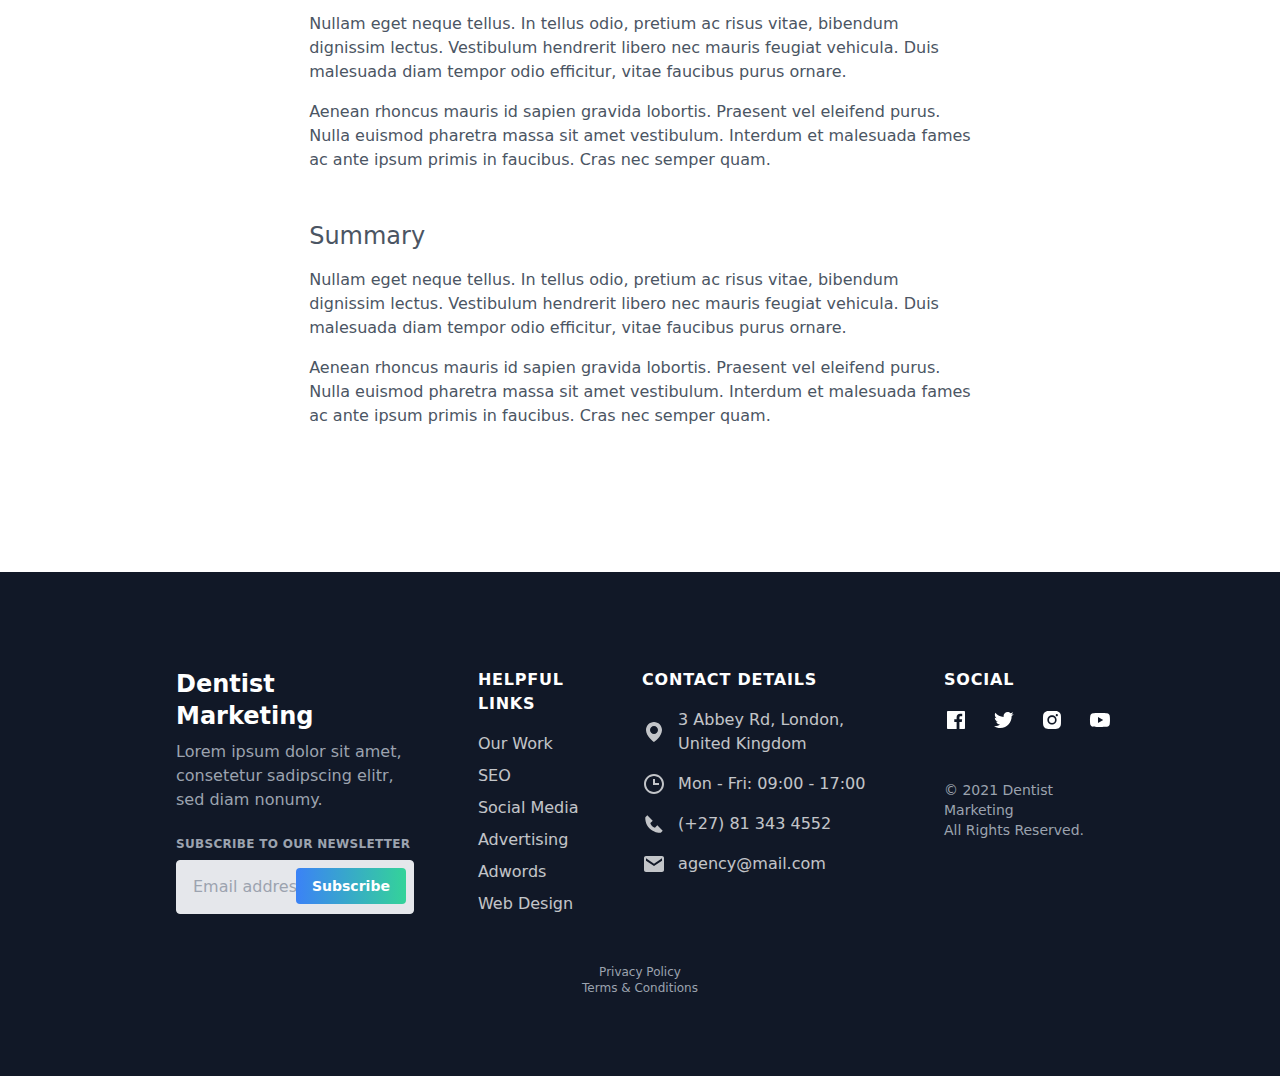
<file: src/lead_generation.html>
<!DOCTYPE html>
<html lang="en">

<head>
  <meta charset="UTF-8" />
  <meta content="IE=edge" http-equiv="X-UA-Compatible" />
  <meta name="viewport" content="width=device-width, initial-scale=1.0" />

  <!-- Meta Description -->
  <meta content="" name="description" />

  <!-- CSS Stylesheets -->
  <link rel="stylesheet" href="styles/index.css" />

  <!--FAVICON-->
  <link href="images/agency-favicon.ico" rel="icon" />
  <title>Tailwind Agency</title>
</head>


<body class="font-sans text-gray-900">

  <main class="w-full">

    <!-- start header -->
    <header class="absolute top-0 left-0 w-full z-50 px-4 sm:px-8 lg:px-16 xl:px-40 2xl:px-64">

      <div class="flex flex-wrap items-center justify-between py-6">
        <div class="md:w-auto">
          <a href='/' class='text-white font-bold text-2xl'>
            Dentist Marketing
          </a>
        </div>

        <div>

          <button id="nav_toggle" class="h-8 w-8 md:hidden">
            <svg class="h-full w-auto" xmlns="http://www.w3.org/2000/svg" width="192" height="192" fill="white"
              viewBox="0 0 256 256">
              <rect width="256" height="256" fill="none"></rect>
              <line x1="40" y1="128" x2="216" y2="128" stroke="white" stroke-linecap="round" stroke-linejoin="round"
                stroke-width="16"></line>
              <line x1="40" y1="64" x2="216" y2="64" stroke="white" stroke-linecap="round" stroke-linejoin="round"
                stroke-width="16"></line>
              <line x1="40" y1="192" x2="216" y2="192" stroke="white" stroke-linecap="round" stroke-linejoin="round"
                stroke-width="16"></line>
            </svg>
          </button>

          <div id="nav_content" class="absolute right-0 hidden md:block md:relative w-full md:w-auto">
            <nav
              class="w-full bg-white md:bg-transparent rounded shadow-lg px-6 py-4 mt-4 text-center md:p-0 md:mt-0 md:shadow-none">
              <ul class="md:flex items-center">
                <li><a class="py-2 inline-block md:text-white md:hidden lg:block font-semibold hover:underline"
                    href="/about_us.html">About
                    Us</a>
                </li>
                <li class="md:ml-4"><a class="py-2 inline-block md:text-white md:px-2 font-semibold hover:underline"
                    href="/pricing.html">Pricing</a></li>
                <li class="md:ml-4"><a class="py-2 inline-block md:text-white md:px-2 font-semibold hover:underline"
                    href="/marketing.html">Marketing</a></li>
                <li class="md:ml-4 md:hidden lg:block"><a
                    class="py-2 inline-block md:text-white md:px-2 font-semibold hover:underline"
                    href="/blog.html">Blog</a>
                </li>
                <li class="md:ml-6 mt-3 md:mt-0">
                  <a class='inline-block font-semibold px-4 py-2 text-white bg-blue-600 md:bg-transparent md:text-white border border-white rounded hover:bg-white hover:text-green-400'
                    href='/contact_us.html'>Contact Us</a>
                </li>
              </ul>
            </nav>
          </div>
        </div>
      </div>
    </header>
    <!-- end header -->


    <!-- Start of Blog-->
    <section class="lg:pb-32">
      <article>

        <!-- Header section -->
        <div class="relative overflow-hidden h-1/6 lg:screen w-full mb-12 lg:mb-16">
          <!-- Dark overlay -->
          <div
            class="absolute top-0 bottom-0 left-0 right-0 bg-gradient-to-br from-blue-400 via-black to-green-300 opacity-50">

          </div>
          <!-- Header text -->
          <div class="absolute h-full w-full flex flex-col items-center justify-center">
            <div class="text-center lg:mb-2">
              <span class="uppercase tracking-wider font-semibold text-blue-50 text-sm">Ideas</span>
              <span class="text-blue-50 mx-2 lg:mx-3 font-medium">July 23, 2021</span>
            </div>
            <h1 class="text-3xl lg:text-5xl font-semibold text-center mx-4 lg:mx-0 text-blue-50">How to Generate Leads
            </h1>
          </div>

          <!-- BG image -->
          <div class="h-screen">
            <img class="h-full w-full object-cover" src="./images/lead_generation.jpg"
              alt="A man waiting in a cafe for someone that will never show up.">
          </div>
        </div>

        <!-- Blog Article Text -->
        <div class="max-w-prose mx-6 lg:mx-auto text-gray-600">

          <p class="mb-12 text-lg lg:text-xl font-semibold text-gray-700">Lorem ipsum dolor sit amet consectetur
            adipisicing elit. Possimus eligendi libero sit nihil tempora, totam reprehenderit aliquam beatae obcaecati
            ratione. Libero consequatur cumque magnam ipsam quae sequi laudantium pariatur veritatis? Totam
            reprehenderit
            aliquame.</p>
          <!-- Main Article Body-->
          <p class="mb-4">Nunc dictum nec tellus nec hendrerit. Etiam leo felis, congue vitae placerat vel, vestibulum
            id
            massa. Maecenas cursus, ante sit amet placerat rhoncus, risus est auctor diam, in pulvinar magna lectus at
            erat.</p>
          <p class="mb-4">Nullam eget neque tellus. In tellus odio, pretium ac risus vitae, bibendum dignissim lectus.
            Vestibulum hendrerit libero nec mauris feugiat vehicula. Duis malesuada diam tempor odio efficitur, vitae
            faucibus purus ornare.</p>
          <p class="mb-4">Aenean rhoncus mauris id sapien gravida lobortis. Praesent vel eleifend purus. Nulla euismod
            pharetra massa sit amet vestibulum. Interdum et malesuada fames ac ante ipsum primis in faucibus. Cras nec
            semper quam.</p>

          <h2 class="text-xl lg:text-2xl mt-12 mb-4 text-gray-600">A Secondary Heading</h2>
          <p class="mb-4">Nunc dictum nec tellus nec hendrerit. Etiam leo felis, congue vitae placerat vel, vestibulum
            id
            massa. Maecenas cursus, ante sit amet placerat rhoncus, risus est auctor diam, in pulvinar magna lectus at
            erat.</p>
          <p class="mb-4">Nullam eget neque tellus. In tellus odio, pretium ac risus vitae, bibendum dignissim lectus.
            Vestibulum hendrerit libero nec mauris feugiat vehicula. Duis malesuada diam tempor odio efficitur, vitae
            faucibus purus ornare.</p>
          <p class="mb-4">Aenean rhoncus mauris id sapien gravida lobortis. Praesent vel eleifend purus. Nulla euismod
            pharetra massa sit amet vestibulum. Interdum et malesuada fames ac ante ipsum primis in faucibus. Cras nec
            semper quam.</p>

          <h2 class="text-xl lg:text-2xl mt-12 mb-4 text-gray-600">Summary</h2>
          <p class="mb-4">Nullam eget neque tellus. In tellus odio, pretium ac risus vitae, bibendum dignissim lectus.
            Vestibulum hendrerit libero nec mauris feugiat vehicula. Duis malesuada diam tempor odio efficitur, vitae
            faucibus purus ornare.</p>
          <p class="mb-4">Aenean rhoncus mauris id sapien gravida lobortis. Praesent vel eleifend purus. Nulla euismod
            pharetra massa sit amet vestibulum. Interdum et malesuada fames ac ante ipsum primis in faucibus. Cras nec
            semper quam.</p>

        </div>

      </article>
    </section>


    <!-- start footer -->
    <footer class="relative bg-gray-900 text-white px-4 sm:px-8 lg:px-16 xl:px-40 2xl:px-64 pt-12 pb-20 md:pt-24">
      <div class="flex flex-col lg:flex-row">
        <div class="w-full md:w-1/2 lg:w-2/6 lg:mx-4 lg:pr-8">
          <h3 class="font-bold text-2xl">Dentist Marketing</h3>
          <p class="mt-2 text-gray-400">Lorem ipsum dolor sit amet, consetetur sadipscing elitr, sed diam
            nonumy.</p>

          <!-- Subscribe form -->
          <!-- Subscribe form -->
          <form name="subscribe" data-netlify="true" autocomplete="off" netlify-honeypot="bot-field"
            class="flex items-center mt-6">
            <p class="hidden">
              <label>Don’t fill this out if you’re human: <input name="bot-field" /></label>
            </p>
            <div class="w-full">
              <label class="block uppercase tracking-wide text-gray-400 text-xs font-semibold mb-2"
                for="grid-last-name">
                Subscribe to our Newsletter
              </label>
              <div class="relative">
                <input
                  class="appearance-none block w-full bg-gray-200 text-gray-700 border border-gray-200 rounded py-4 px-4 leading-tight focus:outline-none focus:bg-white focus:border-gray-500"
                  type="email" placeholder="Email address...">

                <button type="submit"
                  class="bg-gradient-to-r from-blue-500 to-green-400 text-white hover:from-green-400 hover:to-blue-500 px-4 py-2 text-sm font-bold rounded absolute top-0 right-0 my-2 mr-2">Subscribe</button>
                <span id="success"
                  class="hidden mt-2 px-4 py-2 font-medium border rounded-sm border-green-500 bg-green-100 text-green-600">Thanks!
                  We'll be in touch soon.</span>
                <span id="error"
                  class="hidden mt-2 px-4 py-2 font-medium border rounded-sm border-red-500 bg-red-100 text-red-600">Whoops...
                  Something went wrong.</span>
              </div>
            </div>
          </form>
        </div>

        <div class="w-full md:w-1/8 lg:w-1/6 mt-20 lg:mt-0 lg:mx-4">
          <h5 class="uppercase tracking-wider font-semibold">Helpful Links</h5>
          <ul class="mt-4">
            <li class="mt-2"><a href="/our_work.html" title="" class="opacity-75 hover:opacity-100">Our
                Work</a></li>
            <li class="mt-2"><a href="/seo_for_dentists.html" title="" class="opacity-75 hover:opacity-100">SEO</a></li>
            <li class="mt-2"><a href="/social_media.html" title="" class="opacity-75 hover:opacity-100">Social Media</a>
            </li>
            <li class="mt-2"><a href="/online_advertising.html" title=""
                class="opacity-75 hover:opacity-100">Advertising</a>
            </li>
            <li class="mt-2"><a href="/ppc_for_dentists.html" title="" class="opacity-75 hover:opacity-100">Adwords</a>
            </li>
            <li class="mt-2"><a href="/dentist_web_design.html" title="" class="opacity-75 hover:opacity-100">Web
                Design</a>
            </li>
          </ul>
        </div>

        <div class="w-full lg:w-2/6 mt-20 lg:mt-0 lg:mx-4 lg:pr-8">
          <h5 class="uppercase tracking-wider font-semibold">Contact Details</h5>
          <ul class="mt-4">
            <li>
              <a href="#" title="" class="flex items-center opacity-75 hover:opacity-100">
                <span>
                  <svg xmlns="http://www.w3.org/2000/svg" width="24" height="24" viewBox="0 0 24 24"
                    class="fill-current">
                    <path
                      d="M12,2C7.589,2,4,5.589,4,9.995C3.971,16.44,11.696,21.784,12,22c0,0,8.029-5.56,8-12C20,5.589,16.411,2,12,2z M12,14 c-2.21,0-4-1.79-4-4s1.79-4,4-4s4,1.79,4,4S14.21,14,12,14z" />
                  </svg>
                </span>
                <span class="ml-3">
                  3 Abbey Rd, London, United Kingdom
                </span>
              </a>
            </li>
            <li class="mt-4">
              <a href="#" title="" class="flex items-center opacity-75 hover:opacity-100">
                <span>
                  <svg xmlns="http://www.w3.org/2000/svg" width="24" height="24" viewBox="0 0 24 24"
                    class="fill-current">
                    <path
                      d="M12,2C6.486,2,2,6.486,2,12s4.486,10,10,10c5.514,0,10-4.486,10-10S17.514,2,12,2z M12,20c-4.411,0-8-3.589-8-8 s3.589-8,8-8s8,3.589,8,8S16.411,20,12,20z" />
                    <path d="M13 7L11 7 11 13 17 13 17 11 13 11z" />
                  </svg>
                </span>
                <span class="ml-3">
                  Mon - Fri: 09:00 - 17:00<br>
                </span>
              </a>
            </li>
            <li class="mt-4">
              <a href="#" title="" class="flex items-center opacity-75 hover:opacity-100">
                <span>
                  <svg xmlns="http://www.w3.org/2000/svg" width="24" height="24" viewBox="0 0 24 24"
                    class="fill-current">
                    <path
                      d="M14.594,13.994l-1.66,1.66c-0.577-0.109-1.734-0.471-2.926-1.66c-1.193-1.193-1.553-2.354-1.661-2.926l1.661-1.66 l0.701-0.701L5.295,3.293L4.594,3.994l-1,1C3.42,5.168,3.316,5.398,3.303,5.643c-0.015,0.25-0.302,6.172,4.291,10.766 C11.6,20.414,16.618,20.707,18,20.707c0.202,0,0.326-0.006,0.358-0.008c0.245-0.014,0.476-0.117,0.649-0.291l1-1l0.697-0.697 l-5.414-5.414L14.594,13.994z" />
                  </svg>
                </span>
                <span class="ml-3">
                  (+27) 81 343 4552

                </span>
              </a>
            </li>
            <li class="mt-4">
              <a href="#" title="" class="flex items-center opacity-75 hover:opacity-100">
                <span>
                  <svg xmlns="http://www.w3.org/2000/svg" width="24" height="24" viewBox="0 0 24 24"
                    class="fill-current">
                    <path
                      d="M20,4H4C2.896,4,2,4.896,2,6v12c0,1.104,0.896,2,2,2h16c1.104,0,2-0.896,2-2V6C22,4.896,21.104,4,20,4z M20,8.7l-8,5.334 L4,8.7V6.297l8,5.333l8-5.333V8.7z" />
                  </svg>
                </span>
                <span class="ml-3">
                  agency@mail.com
                </span>
              </a>
            </li>
          </ul>
        </div>

        <div class="w-full md:w-1/8 lg:w-1/6 mt-20 lg:mt-0 lg:mx-4">
          <h5 class="uppercase tracking-wider font-semibold">Social</h5>
          <ul class="mt-4 flex">
            <li>
              <a href="#" target="_blank" title="">
                <svg xmlns="http://www.w3.org/2000/svg" width="24" height="24" viewBox="0 0 24 24" class="fill-current">
                  <path
                    d="M20,3H4C3.447,3,3,3.448,3,4v16c0,0.552,0.447,1,1,1h8.615v-6.96h-2.338v-2.725h2.338v-2c0-2.325,1.42-3.592,3.5-3.592	c0.699-0.002,1.399,0.034,2.095,0.107v2.42h-1.435c-1.128,0-1.348,0.538-1.348,1.325v1.735h2.697l-0.35,2.725h-2.348V21H20	c0.553,0,1-0.448,1-1V4C21,3.448,20.553,3,20,3z" />
                </svg>
              </a>
            </li>

            <li class="ml-6">
              <a href="#" target="_blank" title="">
                <svg xmlns="http://www.w3.org/2000/svg" width="24" height="24" viewBox="0 0 24 24" class="fill-current">
                  <path
                    d="M19.633,7.997c0.013,0.175,0.013,0.349,0.013,0.523c0,5.325-4.053,11.461-11.46,11.461c-2.282,0-4.402-0.661-6.186-1.809	c0.324,0.037,0.636,0.05,0.973,0.05c1.883,0,3.616-0.636,5.001-1.721c-1.771-0.037-3.255-1.197-3.767-2.793	c0.249,0.037,0.499,0.062,0.761,0.062c0.361,0,0.724-0.05,1.061-0.137c-1.847-0.374-3.23-1.995-3.23-3.953v-0.05	c0.537,0.299,1.16,0.486,1.82,0.511C3.534,9.419,2.823,8.184,2.823,6.787c0-0.748,0.199-1.434,0.548-2.032	c1.983,2.443,4.964,4.04,8.306,4.215c-0.062-0.3-0.1-0.611-0.1-0.923c0-2.22,1.796-4.028,4.028-4.028	c1.16,0,2.207,0.486,2.943,1.272c0.91-0.175,1.782-0.512,2.556-0.973c-0.299,0.935-0.936,1.721-1.771,2.22	c0.811-0.088,1.597-0.312,2.319-0.624C21.104,6.712,20.419,7.423,19.633,7.997z" />
                </svg>
              </a>
            </li>

            <li class="ml-6">
              <a href="#" target="_blank" title="">
                <svg xmlns="http://www.w3.org/2000/svg" width="24" height="24" viewBox="0 0 24 24" class="fill-current">
                  <path
                    d="M20.947,8.305c-0.011-0.757-0.151-1.508-0.419-2.216c-0.469-1.209-1.424-2.165-2.633-2.633 c-0.699-0.263-1.438-0.404-2.186-0.42C14.747,2.993,14.442,2.981,12,2.981s-2.755,0-3.71,0.055 c-0.747,0.016-1.486,0.157-2.185,0.42C4.896,3.924,3.94,4.88,3.472,6.089C3.209,6.788,3.067,7.527,3.053,8.274 c-0.043,0.963-0.056,1.268-0.056,3.71s0,2.754,0.056,3.71c0.015,0.748,0.156,1.486,0.419,2.187 c0.469,1.208,1.424,2.164,2.634,2.632c0.696,0.272,1.435,0.426,2.185,0.45c0.963,0.043,1.268,0.056,3.71,0.056s2.755,0,3.71-0.056 c0.747-0.015,1.486-0.156,2.186-0.419c1.209-0.469,2.164-1.425,2.633-2.633c0.263-0.7,0.404-1.438,0.419-2.187 c0.043-0.962,0.056-1.267,0.056-3.71C21.003,9.572,21.003,9.262,20.947,8.305z M11.994,16.602c-2.554,0-4.623-2.069-4.623-4.623 s2.069-4.623,4.623-4.623c2.552,0,4.623,2.069,4.623,4.623S14.546,16.602,11.994,16.602z M16.801,8.263 c-0.597,0-1.078-0.482-1.078-1.078s0.481-1.078,1.078-1.078c0.595,0,1.077,0.482,1.077,1.078S17.396,8.263,16.801,8.263z" />
                  <circle cx="11.994" cy="11.979" r="3.003" />
                </svg>
              </a>
            </li>

            <li class="ml-6">
              <a href="#" target="_blank" title="">
                <svg xmlns="http://www.w3.org/2000/svg" width="24" height="24" viewBox="0 0 24 24" class="fill-current">
                  <path
                    d="M21.593,7.203c-0.23-0.858-0.905-1.535-1.762-1.766C18.265,5.007,12,5,12,5S5.736,4.993,4.169,5.404	c-0.84,0.229-1.534,0.921-1.766,1.778c-0.413,1.566-0.417,4.814-0.417,4.814s-0.004,3.264,0.406,4.814	c0.23,0.857,0.905,1.534,1.763,1.765c1.582,0.43,7.83,0.437,7.83,0.437s6.265,0.007,7.831-0.403c0.856-0.23,1.534-0.906,1.767-1.763	C21.997,15.281,22,12.034,22,12.034S22.02,8.769,21.593,7.203z M9.996,15.005l0.005-6l5.207,3.005L9.996,15.005z" />
                </svg>
              </a>
            </li>
          </ul>

          <p class="text-sm text-gray-400 mt-12">© 2021 Dentist Marketing<span class="md:hidden">, </span> <br
              class="hidden lg:block">All Rights
            Reserved.
          </p>
        </div>
      </div>
      <div class="flex w-full flex-col items-center text-xs mt-12">
        <a class="text-gray-400 hover:text-gray-300" href="/privacy_policy.html" rel="nofollow">Privacy
          Policy</a>
        <a class="text-gray-400 hover:text-gray-300" href="/terms_and_conditions.html" rel="nofollow">Terms
          &amp;
          Conditions</a>
      </div>
    </footer>
    <!-- end footer -->

  </main>

</body>

<script src="js/index.js"></script>
<script src="js/form.js"></script>


</html>
</file>
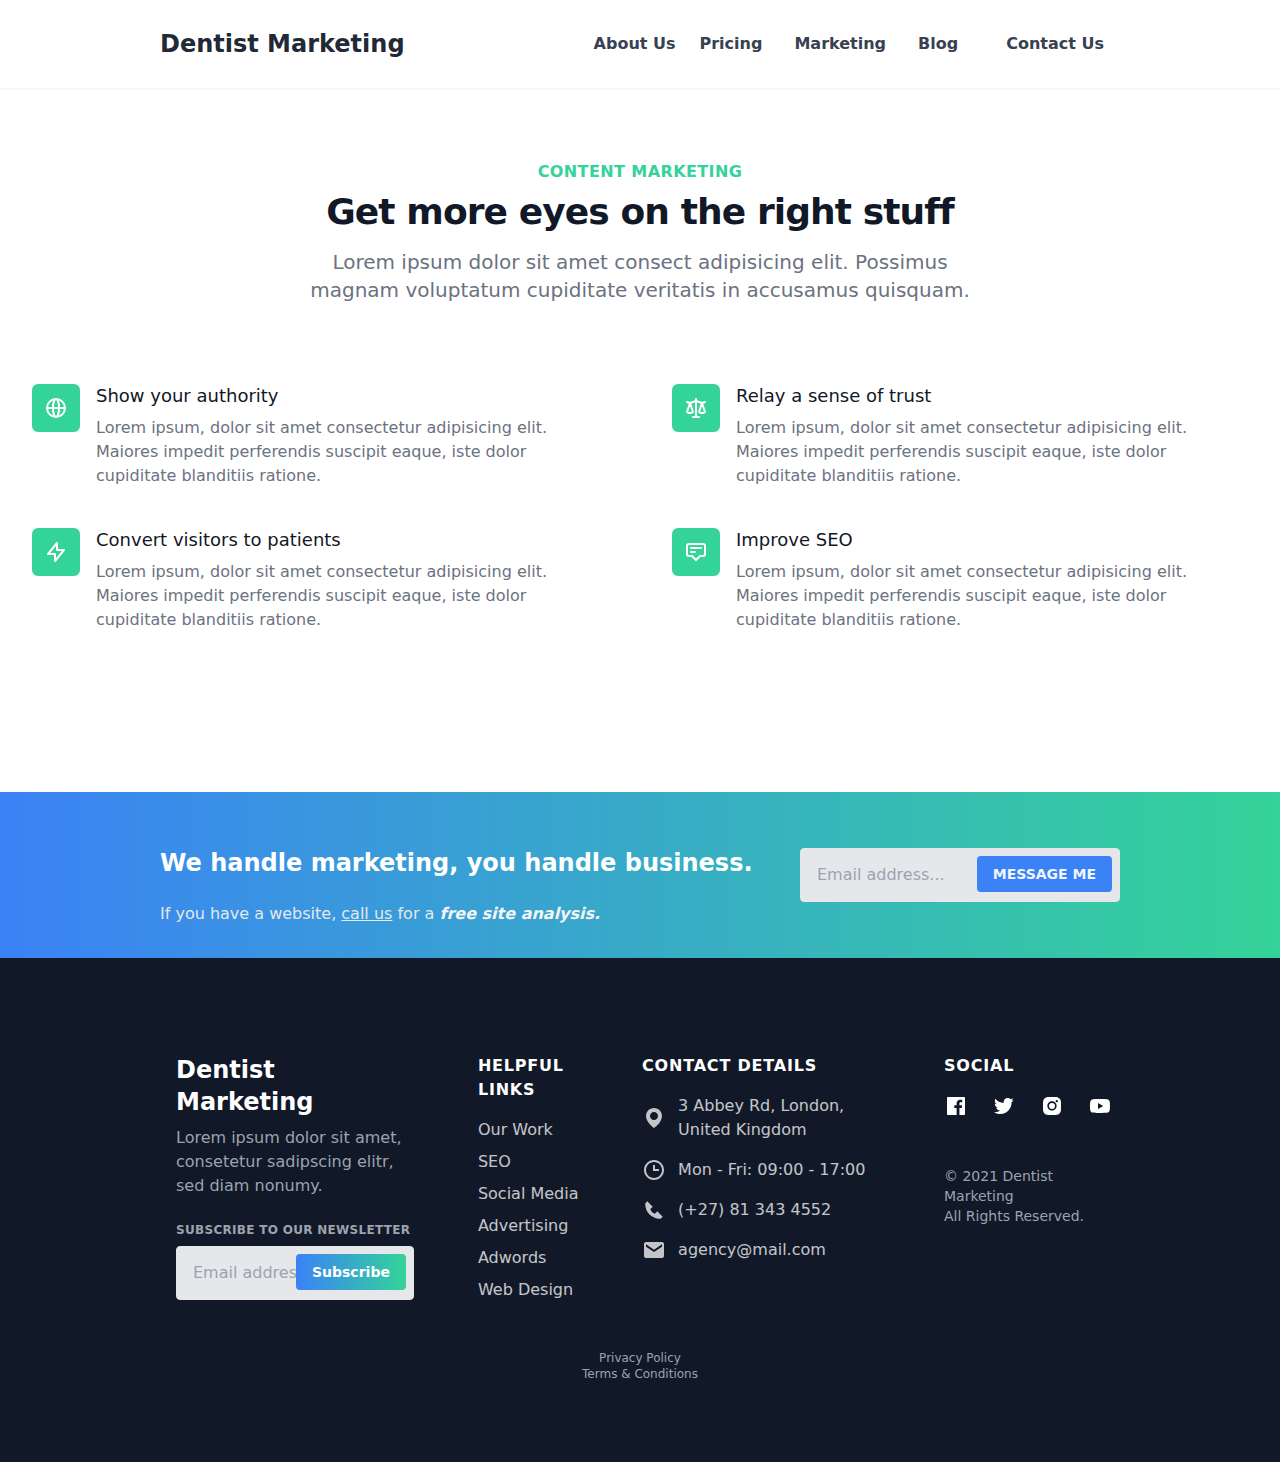
<file: src/marketing.html>
<!DOCTYPE html>
<html lang="en">

<head>
    <meta charset="UTF-8" />
    <meta content="IE=edge" http-equiv="X-UA-Compatible" />
    <meta name="viewport" content="width=device-width, initial-scale=1.0" />

    <!-- Meta Description -->
    <meta content="" name="description" />

    <!-- CSS Stylesheets -->
    <link rel="stylesheet" href="styles/index.css" />

    <!--FAVICON-->
    <link href="images/agency-favicon.ico" rel="icon" />
    <title>Tailwind Agency</title>
</head>


<body class="font-sans text-gray-900">

    <main class="w-full">

        <!-- start header -->
        <header class="absolute top-0 left-0 w-full z-50 px-4 shadow-sm sm:px-8 lg:px-16 xl:px-40 2xl:px-64 bg-white">

            <div class="flex flex-wrap items-center justify-between py-6">
                <div class=" md:w-auto">
                    <a href='/' class='text-gray-800 font-bold text-2xl'>
                        Dentist Marketing
                    </a>
                </div>

                <div>

                    <button id="nav_toggle" class="h-8 w-8 md:hidden">
                        <svg class="h-full w-auto" xmlns="http://www.w3.org/2000/svg" width="192" height="192"
                            fill="black" viewBox="0 0 256 256">
                            <rect width="256" height="256" fill="none"></rect>
                            <line x1="40" y1="128" x2="216" y2="128" stroke="black" stroke-linecap="round"
                                stroke-linejoin="round" stroke-width="16"></line>
                            <line x1="40" y1="64" x2="216" y2="64" stroke="black" stroke-linecap="round"
                                stroke-linejoin="round" stroke-width="16"></line>
                            <line x1="40" y1="192" x2="216" y2="192" stroke="black" stroke-linecap="round"
                                stroke-linejoin="round" stroke-width="16"></line>
                        </svg>
                    </button>

                    <div id="nav_content" class="absolute right-0 hidden md:block md:relative w-full md:w-auto">
                        <nav
                            class="w-full bg-white md:bg-transparent rounded shadow-lg px-6 py-4 mt-4 text-center md:p-0 md:mt-0 md:shadow-none">
                            <ul class="md:flex items-center">
                                <li><a class="py-2 inline-block md:text-gray-700 md:hidden lg:block font-semibold hover:underline"
                                        href="/about_us.html">About
                                        Us</a>
                                </li>
                                <li class="md:ml-4"><a
                                        class="py-2 inline-block md:text-gray-700 md:px-2 font-semibold hover:underline"
                                        href="/pricing.html">Pricing</a></li>
                                <li class="md:ml-4"><a
                                        class="py-2 inline-block md:text-gray-700 md:px-2 font-semibold hover:underline"
                                        href="/marketing.html">Marketing</a></li>
                                <li class="md:ml-4 md:hidden lg:block"><a
                                        class="py-2 inline-block md:text-gray-700 md:px-2 font-semibold hover:underline"
                                        href="/blog.html">Blog</a>
                                </li>
                                <li class="md:ml-6 mt-3 md:mt-0">
                                    <a class='inline-block font-semibold px-4 py-2 text-gray-50 bg-green-400 md:bg-transparent md:text-gray-700 border-gray-700 rounded hover:bg-green-400 hover:text-green-50 hover:border-white'
                                        href='/contact_us.html'>Contact Us</a>
                                </li>
                            </ul>
                        </nav>
                    </div>
                </div>
            </div>
        </header>
        <!-- end header -->


        <!-- Start of 'Content Writing' section-->
        <div class="py-32 md:py-40 bg-white">
            <div class="max-w-7xl mx-auto px-4 sm:px-6 lg:px-8">
                <div class="lg:text-center">
                    <h2 class="text-base text-green-400 font-semibold tracking-wide uppercase">Content Marketing</h2>
                    <p class="mt-2 text-3xl leading-8 font-extrabold tracking-tight text-gray-900 sm:text-4xl">
                        Get more eyes on the right stuff
                    </p>
                    <p class="mt-4 max-w-2xl text-xl text-gray-500 lg:mx-auto">
                        Lorem ipsum dolor sit amet consect adipisicing elit. Possimus magnam voluptatum cupiditate
                        veritatis in
                        accusamus quisquam.
                    </p>
                </div>

                <div class="mt-20">
                    <dl class="space-y-10 md:space-y-0 md:grid md:grid-cols-2 md:gap-x-16 md:gap-y-10">
                        <div class="flex">
                            <div class="flex-shrink-0">
                                <div
                                    class="flex items-center justify-center h-12 w-12 rounded-md bg-green-400 text-white">
                                    <svg class="h-6 w-6" xmlns="http://www.w3.org/2000/svg" fill="none"
                                        viewBox="0 0 24 24" stroke="currentColor" aria-hidden="true">
                                        <path stroke-linecap="round" stroke-linejoin="round" stroke-width="2"
                                            d="M21 12a9 9 0 01-9 9m9-9a9 9 0 00-9-9m9 9H3m9 9a9 9 0 01-9-9m9 9c1.657 0 3-4.03 3-9s-1.343-9-3-9m0 18c-1.657 0-3-4.03-3-9s1.343-9 3-9m-9 9a9 9 0 019-9" />
                                    </svg>
                                </div>
                            </div>
                            <div class="ml-4">
                                <dt class="text-lg leading-6 font-medium text-gray-900">
                                    Show your authority
                                </dt>
                                <dd class="mt-2 text-base text-gray-500">
                                    Lorem ipsum, dolor sit amet consectetur adipisicing elit. Maiores impedit
                                    perferendis
                                    suscipit eaque, iste dolor cupiditate blanditiis ratione.
                                </dd>
                            </div>
                        </div>

                        <div class="flex">
                            <div class="flex-shrink-0">
                                <div
                                    class="flex items-center justify-center h-12 w-12 rounded-md bg-green-400 text-white">
                                    <svg class="h-6 w-6" xmlns="http://www.w3.org/2000/svg" fill="none"
                                        viewBox="0 0 24 24" stroke="currentColor" aria-hidden="true">
                                        <path stroke-linecap="round" stroke-linejoin="round" stroke-width="2"
                                            d="M3 6l3 1m0 0l-3 9a5.002 5.002 0 006.001 0M6 7l3 9M6 7l6-2m6 2l3-1m-3 1l-3 9a5.002 5.002 0 006.001 0M18 7l3 9m-3-9l-6-2m0-2v2m0 16V5m0 16H9m3 0h3" />
                                    </svg>
                                </div>
                            </div>
                            <div class="ml-4">
                                <dt class="text-lg leading-6 font-medium text-gray-900">
                                    Relay a sense of trust
                                </dt>
                                <dd class="mt-2 text-base text-gray-500">
                                    Lorem ipsum, dolor sit amet consectetur adipisicing elit. Maiores impedit
                                    perferendis
                                    suscipit eaque, iste dolor cupiditate blanditiis ratione.
                                </dd>
                            </div>
                        </div>

                        <div class="flex">
                            <div class="flex-shrink-0">
                                <div
                                    class="flex items-center justify-center h-12 w-12 rounded-md bg-green-400 text-white">
                                    <svg class="h-6 w-6" xmlns="http://www.w3.org/2000/svg" fill="none"
                                        viewBox="0 0 24 24" stroke="currentColor" aria-hidden="true">
                                        <path stroke-linecap="round" stroke-linejoin="round" stroke-width="2"
                                            d="M13 10V3L4 14h7v7l9-11h-7z" />
                                    </svg>
                                </div>
                            </div>
                            <div class="ml-4">
                                <dt class="text-lg leading-6 font-medium text-gray-900">
                                    Convert visitors to patients
                                </dt>
                                <dd class="mt-2 text-base text-gray-500">
                                    Lorem ipsum, dolor sit amet consectetur adipisicing elit. Maiores impedit
                                    perferendis
                                    suscipit eaque, iste dolor cupiditate blanditiis ratione.
                                </dd>
                            </div>
                        </div>

                        <div class="flex">
                            <div class="flex-shrink-0">
                                <div
                                    class="flex items-center justify-center h-12 w-12 rounded-md bg-green-400 text-white">
                                    <svg class="h-6 w-6" xmlns="http://www.w3.org/2000/svg" fill="none"
                                        viewBox="0 0 24 24" stroke="currentColor" aria-hidden="true">
                                        <path stroke-linecap="round" stroke-linejoin="round" stroke-width="2"
                                            d="M7 8h10M7 12h4m1 8l-4-4H5a2 2 0 01-2-2V6a2 2 0 012-2h14a2 2 0 012 2v8a2 2 0 01-2 2h-3l-4 4z" />
                                    </svg>
                                </div>
                            </div>
                            <div class="ml-4">
                                <dt class="text-lg leading-6 font-medium text-gray-900">
                                    Improve SEO
                                </dt>
                                <dd class="mt-2 text-base text-gray-500">
                                    Lorem ipsum, dolor sit amet consectetur adipisicing elit. Maiores impedit
                                    perferendis
                                    suscipit eaque, iste dolor cupiditate blanditiis ratione.
                                </dd>
                            </div>
                        </div>
                    </dl>
                </div>
            </div>
        </div>


        <!-- Start of CTA -->
        <section
            class="relative bg-gradient-to-r from-blue-500 to-green-400  px-4 sm:px-8 lg:px-16 xl:px-40 2xl:px-64 py-8">
            <div class="flex flex-col lg:flex-row items-center justify-between">
                <h2 class="text-2xl font-bold text-white">We handle marketing, you handle business.</h2>
                <!-- CTA form -->
                <form name="marketing_contact" data-netlify="true" autocomplete="off" netlify-honeypot="bot-field"
                    class="flex items-center mt-6 w-full md:w-auto">
                    <p class="hidden">
                        <label>Don’t fill this out if you’re human: <input name="bot-field" /></label>
                    </p>
                    <div class="w-full md:w-80">
                        <div class="relative">
                            <input
                                class="appearance-none block w-full bg-gray-200 text-gray-700 border border-gray-200 rounded py-4 px-4 leading-tight focus:outline-none focus:bg-white focus:border-gray-500"
                                type="email" placeholder="Email address..." required>

                            <button type="submit"
                                class="uppercase px-4 py-2 text-sm font-bold rounded absolute top-0 right-0 my-2 mr-2 bg-blue-500 text-blue-50 hover:bg-blue-700">Message
                                Me</button>
                            <span id="success"
                                class="hidden mt-2 px-4 py-2 font-medium border rounded-sm border-green-500 bg-green-100 text-green-600">Thanks!
                                We'll be in touch soon.</span>
                            <span id="error"
                                class="hidden mt-2 px-4 py-2 font-medium border rounded-sm border-red-500 bg-red-100 text-red-600">Whoops...
                                Something went wrong.</span>
                        </div>
                    </div>
                </form>
            </div>
            <span class="inline-block w-full mt-4 text-center lg:mt-0 lg:text-left font-medium text-gray-200">If you
                have a
                website, <a href="tel:0823253551" class="underline">call us</a> for
                a <span class="font-bold italic text-gray-100"> free site
                    analysis.</span></span>
        </section>
        <!-- end cta -->

        <!-- start footer -->
        <footer class="relative bg-gray-900 text-white px-4 sm:px-8 lg:px-16 xl:px-40 2xl:px-64 pt-12 pb-20 md:pt-24">
            <div class="flex flex-col lg:flex-row">
                <div class="w-full md:w-1/2 lg:w-2/6 lg:mx-4 lg:pr-8">
                    <h3 class="font-bold text-2xl">Dentist Marketing</h3>
                    <p class="mt-2 text-gray-400">Lorem ipsum dolor sit amet, consetetur sadipscing elitr, sed diam
                        nonumy.</p>

                    <!-- Subscribe form -->
                    <!-- Subscribe form -->
                    <form name="subscribe" data-netlify="true" autocomplete="off" netlify-honeypot="bot-field"
                        class="flex items-center mt-6">
                        <p class="hidden">
                            <label>Don’t fill this out if you’re human: <input name="bot-field" /></label>
                        </p>
                        <div class="w-full">
                            <label class="block uppercase tracking-wide text-gray-400 text-xs font-semibold mb-2"
                                for="grid-last-name">
                                Subscribe to our Newsletter
                            </label>
                            <div class="relative">
                                <input
                                    class="appearance-none block w-full bg-gray-200 text-gray-700 border border-gray-200 rounded py-4 px-4 leading-tight focus:outline-none focus:bg-white focus:border-gray-500"
                                    type="email" placeholder="Email address...">

                                <button type="submit"
                                    class="bg-gradient-to-r from-blue-500 to-green-400 text-white hover:from-green-400 hover:to-blue-500 px-4 py-2 text-sm font-bold rounded absolute top-0 right-0 my-2 mr-2">Subscribe</button>
                                <span id="success"
                                    class="hidden mt-2 px-4 py-2 font-medium border rounded-sm border-green-500 bg-green-100 text-green-600">Thanks!
                                    We'll be in touch soon.</span>
                                <span id="error"
                                    class="hidden mt-2 px-4 py-2 font-medium border rounded-sm border-red-500 bg-red-100 text-red-600">Whoops...
                                    Something went wrong.</span>
                            </div>
                        </div>
                    </form>
                </div>

                <div class="w-full md:w-1/8 lg:w-1/6 mt-20 lg:mt-0 lg:mx-4">
                    <h5 class="uppercase tracking-wider font-semibold">Helpful Links</h5>
                    <ul class="mt-4">
                        <li class="mt-2"><a href="/our_work.html" title="" class="opacity-75 hover:opacity-100">Our
                                Work</a></li>
                        <li class="mt-2"><a href="/seo_for_dentists.html" title=""
                                class="opacity-75 hover:opacity-100">SEO</a>
                        </li>
                        <li class="mt-2"><a href="/social_media.html" title=""
                                class="opacity-75 hover:opacity-100">Social
                                Media</a>
                        </li>
                        <li class="mt-2"><a href="/online_advertising.html" title=""
                                class="opacity-75 hover:opacity-100">Advertising</a>
                        </li>
                        <li class="mt-2"><a href="/ppc_for_dentists.html" title=""
                                class="opacity-75 hover:opacity-100">Adwords</a>
                        </li>
                        <li class="mt-2"><a href="/dentist_web_design.html" title=""
                                class="opacity-75 hover:opacity-100">Web
                                Design</a>
                        </li>
                    </ul>
                </div>

                <div class="w-full lg:w-2/6 mt-20 lg:mt-0 lg:mx-4 lg:pr-8">
                    <h5 class="uppercase tracking-wider font-semibold">Contact Details</h5>
                    <ul class="mt-4">
                        <li>
                            <a href="#" title="" class="flex items-center opacity-75 hover:opacity-100">
                                <span>
                                    <svg xmlns="http://www.w3.org/2000/svg" width="24" height="24" viewBox="0 0 24 24"
                                        class="fill-current">
                                        <path
                                            d="M12,2C7.589,2,4,5.589,4,9.995C3.971,16.44,11.696,21.784,12,22c0,0,8.029-5.56,8-12C20,5.589,16.411,2,12,2z M12,14 c-2.21,0-4-1.79-4-4s1.79-4,4-4s4,1.79,4,4S14.21,14,12,14z" />
                                    </svg>
                                </span>
                                <span class="ml-3">
                                    3 Abbey Rd, London, United Kingdom
                                </span>
                            </a>
                        </li>
                        <li class="mt-4">
                            <a href="#" title="" class="flex items-center opacity-75 hover:opacity-100">
                                <span>
                                    <svg xmlns="http://www.w3.org/2000/svg" width="24" height="24" viewBox="0 0 24 24"
                                        class="fill-current">
                                        <path
                                            d="M12,2C6.486,2,2,6.486,2,12s4.486,10,10,10c5.514,0,10-4.486,10-10S17.514,2,12,2z M12,20c-4.411,0-8-3.589-8-8 s3.589-8,8-8s8,3.589,8,8S16.411,20,12,20z" />
                                        <path d="M13 7L11 7 11 13 17 13 17 11 13 11z" />
                                    </svg>
                                </span>
                                <span class="ml-3">
                                    Mon - Fri: 09:00 - 17:00<br>
                                </span>
                            </a>
                        </li>
                        <li class="mt-4">
                            <a href="#" title="" class="flex items-center opacity-75 hover:opacity-100">
                                <span>
                                    <svg xmlns="http://www.w3.org/2000/svg" width="24" height="24" viewBox="0 0 24 24"
                                        class="fill-current">
                                        <path
                                            d="M14.594,13.994l-1.66,1.66c-0.577-0.109-1.734-0.471-2.926-1.66c-1.193-1.193-1.553-2.354-1.661-2.926l1.661-1.66 l0.701-0.701L5.295,3.293L4.594,3.994l-1,1C3.42,5.168,3.316,5.398,3.303,5.643c-0.015,0.25-0.302,6.172,4.291,10.766 C11.6,20.414,16.618,20.707,18,20.707c0.202,0,0.326-0.006,0.358-0.008c0.245-0.014,0.476-0.117,0.649-0.291l1-1l0.697-0.697 l-5.414-5.414L14.594,13.994z" />
                                    </svg>
                                </span>
                                <span class="ml-3">
                                    (+27) 81 343 4552

                                </span>
                            </a>
                        </li>
                        <li class="mt-4">
                            <a href="#" title="" class="flex items-center opacity-75 hover:opacity-100">
                                <span>
                                    <svg xmlns="http://www.w3.org/2000/svg" width="24" height="24" viewBox="0 0 24 24"
                                        class="fill-current">
                                        <path
                                            d="M20,4H4C2.896,4,2,4.896,2,6v12c0,1.104,0.896,2,2,2h16c1.104,0,2-0.896,2-2V6C22,4.896,21.104,4,20,4z M20,8.7l-8,5.334 L4,8.7V6.297l8,5.333l8-5.333V8.7z" />
                                    </svg>
                                </span>
                                <span class="ml-3">
                                    agency@mail.com
                                </span>
                            </a>
                        </li>
                    </ul>
                </div>

                <div class="w-full md:w-1/8 lg:w-1/6 mt-20 lg:mt-0 lg:mx-4">
                    <h5 class="uppercase tracking-wider font-semibold">Social</h5>
                    <ul class="mt-4 flex">
                        <li>
                            <a href="#" target="_blank" title="">
                                <svg xmlns="http://www.w3.org/2000/svg" width="24" height="24" viewBox="0 0 24 24"
                                    class="fill-current">
                                    <path
                                        d="M20,3H4C3.447,3,3,3.448,3,4v16c0,0.552,0.447,1,1,1h8.615v-6.96h-2.338v-2.725h2.338v-2c0-2.325,1.42-3.592,3.5-3.592	c0.699-0.002,1.399,0.034,2.095,0.107v2.42h-1.435c-1.128,0-1.348,0.538-1.348,1.325v1.735h2.697l-0.35,2.725h-2.348V21H20	c0.553,0,1-0.448,1-1V4C21,3.448,20.553,3,20,3z" />
                                </svg>
                            </a>
                        </li>

                        <li class="ml-6">
                            <a href="#" target="_blank" title="">
                                <svg xmlns="http://www.w3.org/2000/svg" width="24" height="24" viewBox="0 0 24 24"
                                    class="fill-current">
                                    <path
                                        d="M19.633,7.997c0.013,0.175,0.013,0.349,0.013,0.523c0,5.325-4.053,11.461-11.46,11.461c-2.282,0-4.402-0.661-6.186-1.809	c0.324,0.037,0.636,0.05,0.973,0.05c1.883,0,3.616-0.636,5.001-1.721c-1.771-0.037-3.255-1.197-3.767-2.793	c0.249,0.037,0.499,0.062,0.761,0.062c0.361,0,0.724-0.05,1.061-0.137c-1.847-0.374-3.23-1.995-3.23-3.953v-0.05	c0.537,0.299,1.16,0.486,1.82,0.511C3.534,9.419,2.823,8.184,2.823,6.787c0-0.748,0.199-1.434,0.548-2.032	c1.983,2.443,4.964,4.04,8.306,4.215c-0.062-0.3-0.1-0.611-0.1-0.923c0-2.22,1.796-4.028,4.028-4.028	c1.16,0,2.207,0.486,2.943,1.272c0.91-0.175,1.782-0.512,2.556-0.973c-0.299,0.935-0.936,1.721-1.771,2.22	c0.811-0.088,1.597-0.312,2.319-0.624C21.104,6.712,20.419,7.423,19.633,7.997z" />
                                </svg>
                            </a>
                        </li>

                        <li class="ml-6">
                            <a href="#" target="_blank" title="">
                                <svg xmlns="http://www.w3.org/2000/svg" width="24" height="24" viewBox="0 0 24 24"
                                    class="fill-current">
                                    <path
                                        d="M20.947,8.305c-0.011-0.757-0.151-1.508-0.419-2.216c-0.469-1.209-1.424-2.165-2.633-2.633 c-0.699-0.263-1.438-0.404-2.186-0.42C14.747,2.993,14.442,2.981,12,2.981s-2.755,0-3.71,0.055 c-0.747,0.016-1.486,0.157-2.185,0.42C4.896,3.924,3.94,4.88,3.472,6.089C3.209,6.788,3.067,7.527,3.053,8.274 c-0.043,0.963-0.056,1.268-0.056,3.71s0,2.754,0.056,3.71c0.015,0.748,0.156,1.486,0.419,2.187 c0.469,1.208,1.424,2.164,2.634,2.632c0.696,0.272,1.435,0.426,2.185,0.45c0.963,0.043,1.268,0.056,3.71,0.056s2.755,0,3.71-0.056 c0.747-0.015,1.486-0.156,2.186-0.419c1.209-0.469,2.164-1.425,2.633-2.633c0.263-0.7,0.404-1.438,0.419-2.187 c0.043-0.962,0.056-1.267,0.056-3.71C21.003,9.572,21.003,9.262,20.947,8.305z M11.994,16.602c-2.554,0-4.623-2.069-4.623-4.623 s2.069-4.623,4.623-4.623c2.552,0,4.623,2.069,4.623,4.623S14.546,16.602,11.994,16.602z M16.801,8.263 c-0.597,0-1.078-0.482-1.078-1.078s0.481-1.078,1.078-1.078c0.595,0,1.077,0.482,1.077,1.078S17.396,8.263,16.801,8.263z" />
                                    <circle cx="11.994" cy="11.979" r="3.003" />
                                </svg>
                            </a>
                        </li>

                        <li class="ml-6">
                            <a href="#" target="_blank" title="">
                                <svg xmlns="http://www.w3.org/2000/svg" width="24" height="24" viewBox="0 0 24 24"
                                    class="fill-current">
                                    <path
                                        d="M21.593,7.203c-0.23-0.858-0.905-1.535-1.762-1.766C18.265,5.007,12,5,12,5S5.736,4.993,4.169,5.404	c-0.84,0.229-1.534,0.921-1.766,1.778c-0.413,1.566-0.417,4.814-0.417,4.814s-0.004,3.264,0.406,4.814	c0.23,0.857,0.905,1.534,1.763,1.765c1.582,0.43,7.83,0.437,7.83,0.437s6.265,0.007,7.831-0.403c0.856-0.23,1.534-0.906,1.767-1.763	C21.997,15.281,22,12.034,22,12.034S22.02,8.769,21.593,7.203z M9.996,15.005l0.005-6l5.207,3.005L9.996,15.005z" />
                                </svg>
                            </a>
                        </li>
                    </ul>

                    <p class="text-sm text-gray-400 mt-12">© 2021 Dentist Marketing<span class="md:hidden">, </span> <br
                            class="hidden lg:block">All Rights
                        Reserved.
                    </p>
                </div>
            </div>
            <div class="flex w-full flex-col items-center text-xs mt-12">
                <a class="text-gray-400 hover:text-gray-300" href="/privacy_policy.html" rel="nofollow">Privacy
                    Policy</a>
                <a class="text-gray-400 hover:text-gray-300" href="/terms_and_conditions.html" rel="nofollow">Terms
                    &amp;
                    Conditions</a>
            </div>
        </footer>
        <!-- end footer -->

    </main>

</body>

<script src="js/index.js"></script>
<script src="js/form.js"></script>

</html>
</file>
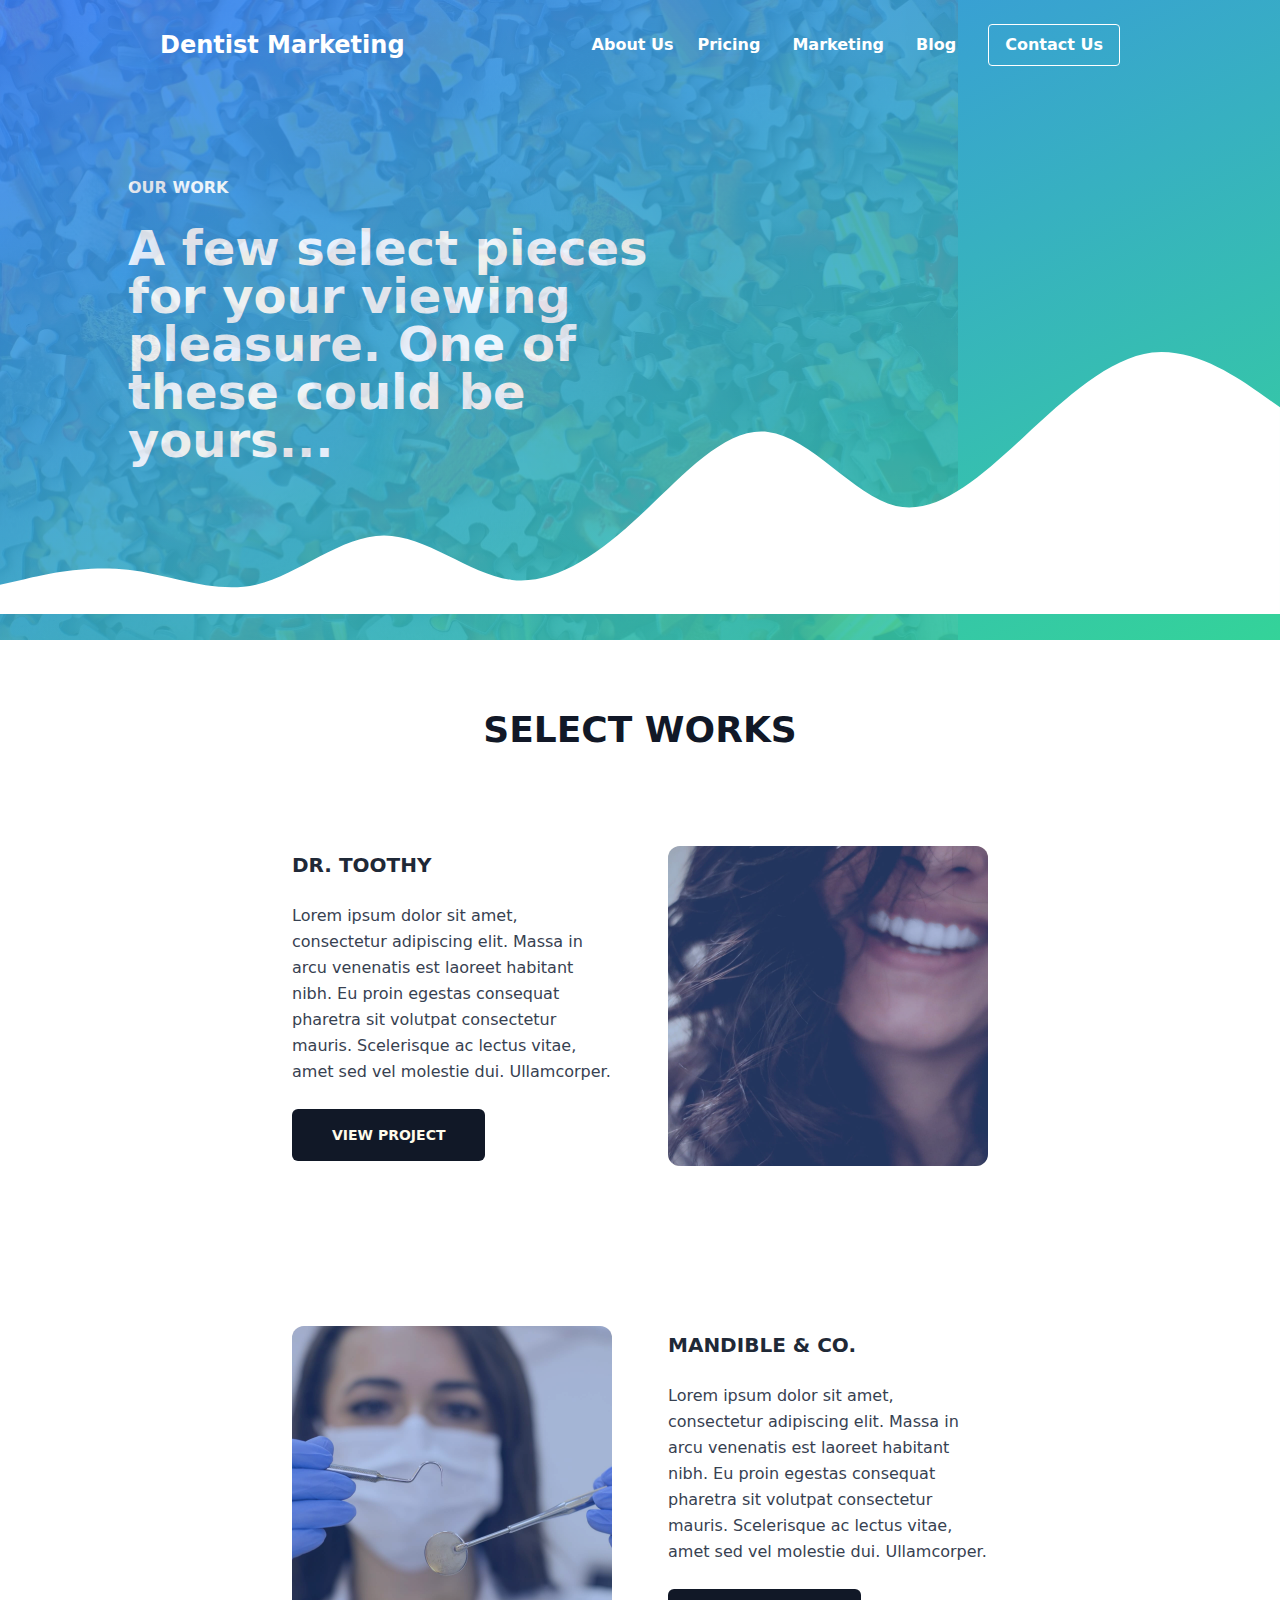
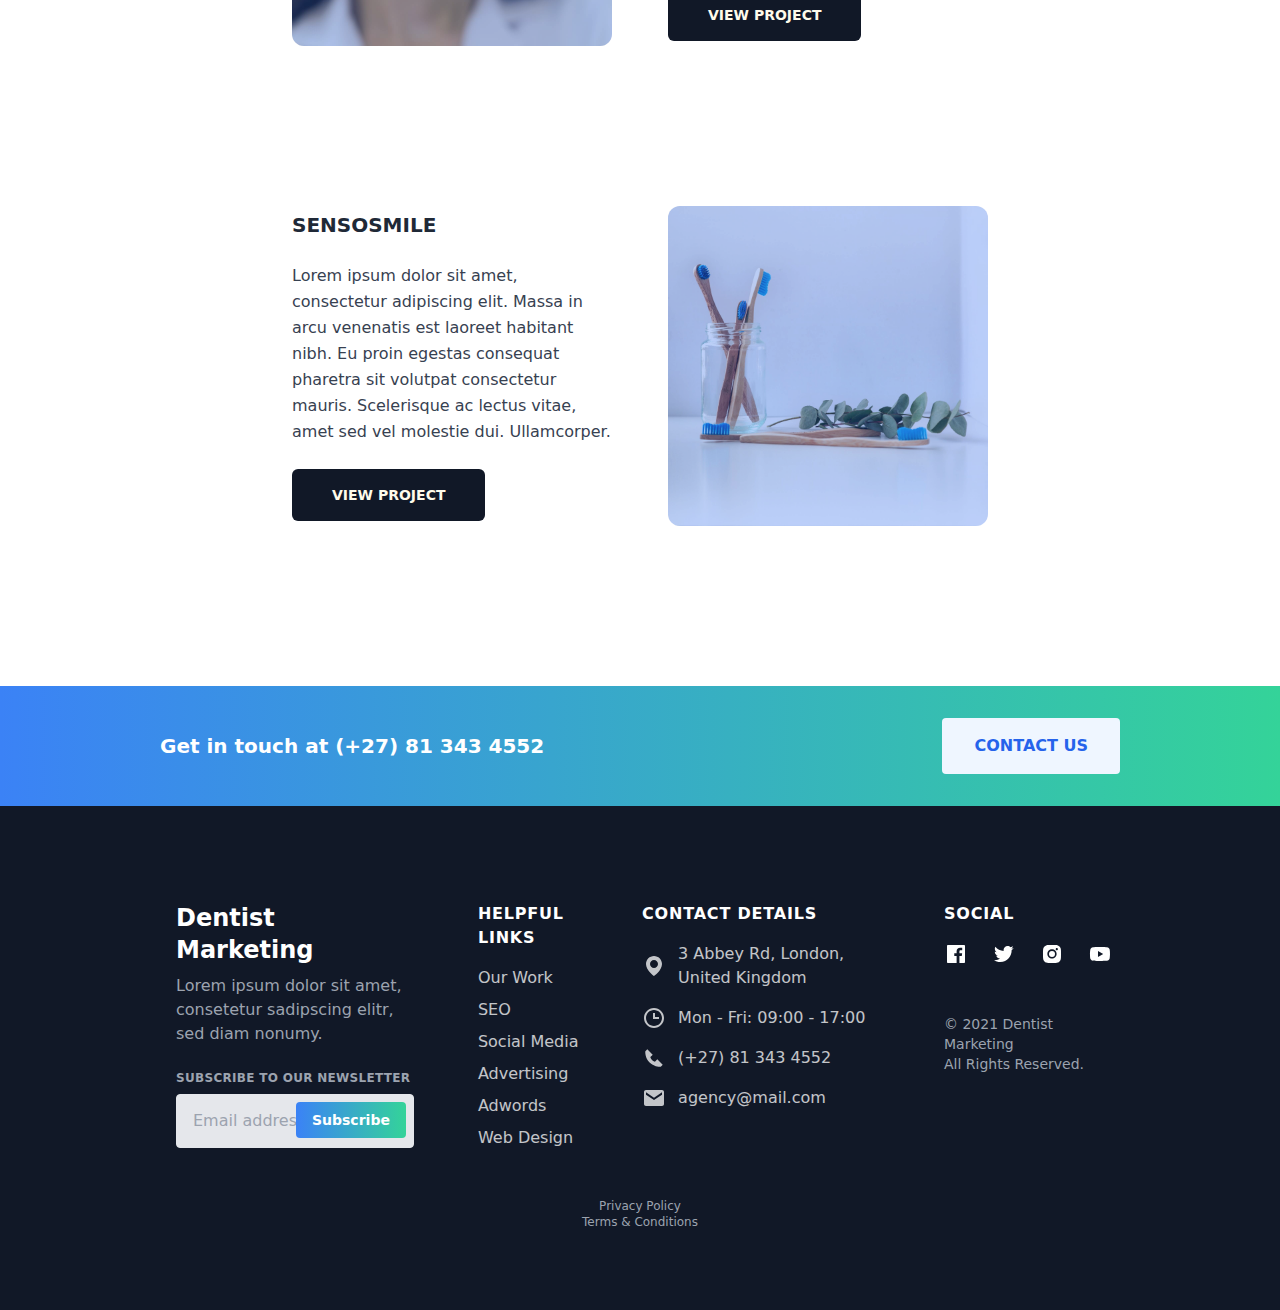
<file: src/our_work.html>
<!DOCTYPE html>
<html lang="en">

<head>
    <meta charset="UTF-8" />
    <meta content="IE=edge" http-equiv="X-UA-Compatible" />
    <meta name="viewport" content="width=device-width, initial-scale=1.0" />

    <!-- Meta Description -->
    <meta content="" name="description" />

    <!-- CSS Stylesheets -->
    <link rel="stylesheet" href="styles/index.css" />

    <!--FAVICON-->
    <link href="images/agency-favicon.ico" rel="icon" />
    <title>Tailwind Agency</title>
</head>


<body class="font-sans text-gray-900">

    <main class="w-full">

        <!-- start header -->
        <header class="absolute top-0 left-0 w-full z-50 px-4 sm:px-8 lg:px-16 xl:px-40 2xl:px-64">

            <div class="flex flex-wrap items-center justify-between py-6">
                <div class="md:w-auto">
                    <a href='/' class='text-white font-bold text-2xl'>
                        Dentist Marketing
                    </a>
                </div>

                <div>

                    <button id="nav_toggle" class="h-8 w-8 md:hidden">
                        <svg class="h-full w-auto" xmlns="http://www.w3.org/2000/svg" width="192" height="192"
                            fill="white" viewBox="0 0 256 256">
                            <rect width="256" height="256" fill="none"></rect>
                            <line x1="40" y1="128" x2="216" y2="128" stroke="white" stroke-linecap="round"
                                stroke-linejoin="round" stroke-width="16"></line>
                            <line x1="40" y1="64" x2="216" y2="64" stroke="white" stroke-linecap="round"
                                stroke-linejoin="round" stroke-width="16"></line>
                            <line x1="40" y1="192" x2="216" y2="192" stroke="white" stroke-linecap="round"
                                stroke-linejoin="round" stroke-width="16"></line>
                        </svg>
                    </button>

                    <div id="nav_content" class="absolute right-0 hidden md:block md:relative w-full md:w-auto">
                        <nav
                            class="w-full bg-white md:bg-transparent rounded shadow-lg px-6 py-4 mt-4 text-center md:p-0 md:mt-0 md:shadow-none">
                            <ul class="md:flex items-center">
                                <li><a class="py-2 inline-block md:text-white md:hidden lg:block font-semibold hover:underline"
                                        href="/about_us.html">About
                                        Us</a>
                                </li>
                                <li class="md:ml-4"><a
                                        class="py-2 inline-block md:text-white md:px-2 font-semibold hover:underline"
                                        href="/pricing.html">Pricing</a></li>
                                <li class="md:ml-4"><a
                                        class="py-2 inline-block md:text-white md:px-2 font-semibold hover:underline"
                                        href="/marketing.html">Marketing</a></li>
                                <li class="md:ml-4 md:hidden lg:block"><a
                                        class="py-2 inline-block md:text-white md:px-2 font-semibold hover:underline"
                                        href="/blog.html">Blog</a>
                                </li>
                                <li class="md:ml-6 mt-3 md:mt-0">
                                    <a class='inline-block font-semibold px-4 py-2 text-white bg-blue-600 md:bg-transparent md:text-white border border-white rounded hover:bg-white hover:text-green-400'
                                        href='/contact_us.html'>Contact Us</a>
                                </li>
                            </ul>
                        </nav>
                    </div>
                </div>
            </div>
        </header>
        <!-- end header -->

        <!-- Start of 'Our Work' Landing -->
        <section class="relative py-32 px-12 pl-6 lg:py-44 lg:pl-32 bg-gradient-to-br from-blue-500 to-green-400">
            <div class="h-full absolute top-0 left-0">
                <img src="images/our_work.jpg" alt="Puzzle pieces" class="w-full h-full object-cover opacity-10">
            </div>
            <h1 class="text-xs lg:text-base uppercase font-bold mb-3 lg:mb-6 text-blue-50 z-10">Our Work</h1>
            <p class="font-semibold lg:w-1/2 text-3xl lg:text-5xl max-w-prose text-blue-50">A few
                select
                pieces for your viewing pleasure. One of these could be yours...</p>
        </section>

        <!-- Wave decoration-->
        <div class="-mt-56 lg:-mt-72">
            <svg class="h-80 w-full transform scale-y-200 lg:scale-y-100 lg:h-full" width="1440" height="295"
                viewBox="0 0 1440 295" fill="none" xmlns="http://www.w3.org/2000/svg">
                <path fill-rule="evenodd" clip-rule="evenodd"
                    d="M0 261.859L24 256.464C48 250.299 96 239.509 144 244.904C192 250.299 240 272.649 288 261.859C336 250.299 384 206.368 432 206.368C480 206.368 528 250.299 576 256.464C624 261.859 672 228.718 720 184.017C768 139.316 816 83.824 864 89.9898C912 95.3848 960 161.666 1008 173.227C1056 184.017 1104 139.316 1152 95.3848C1200 50.6833 1248 6.75252 1296 0.586802C1344 -4.8082 1392 28.3325 1416 45.2883L1440 62.244V295H1416C1392 295 1344 295 1296 295C1248 295 1200 295 1152 295C1104 295 1056 295 1008 295C960 295 912 295 864 295C816 295 768 295 720 295C672 295 624 295 576 295C528 295 480 295 432 295C384 295 336 295 288 295C240 295 192 295 144 295C96 295 48 295 24 295H0V261.859Z"
                    fill="white" />
            </svg>

        </div>


        <!-- Start of Previous Work section -->
        <section class="lg:pt-24 pb-40 lg:pb-40">
            <h2 class="text-center text-3xl lg:text-4xl font-semibold uppercase text-gray-900 mb-20 lg:mb-24">Select
                Works
            </h2>

            <!-- project 1 -->
            <div class="flex flex-col items-center mx-4 md:w-2/3 md:mx-auto lg:w-full lg:mx-0">
                <div class="lg:flex items-center justify-center gap-x-14">
                    <!-- decription -->
                    <div class="lg:w-1/4">
                        <h2 class="inline-block text-xl font-semibold uppercase text-gray-800">Dr. Toothy</h2>
                        <p class="leading-relaxed my-6 text-gray-700">Lorem ipsum dolor sit amet, consectetur adipiscing
                            elit.
                            Massa in arcu venenatis est laoreet habitant nibh. Eu proin
                            egestas consequat pharetra sit volutpat consectetur mauris. Scelerisque ac lectus vitae,
                            amet sed
                            vel
                            molestie dui.
                            Ullamcorper.</p>
                        <a class="inline-block uppercase text-center text-sm font-bold px-5 py-3 lg:px-10 lg:py-4 rounded-md bg-gray-900 text-yellow-50 hover:bg-gray-700 focus:ring-2 focus:ring-yellow-300"
                            href="/project-url.html">View Project</a>
                    </div>
                    <!-- Image -->
                    <div class="relative lg:rounded-xl h-80 lg:w-80 mt-8 lg:mt-0 -mx-4 lg:mx-0 overflow-hidden">
                        <div class="absolute top-0 right-0 left-0 bottom-0 opacity-30 bg-blue-600">
                        </div>
                        <img class="h-full w-full object-cover" src="./images/work1.jpg" alt="">
                    </div>
                </div>
            </div>

            <!-- project 2 -->
            <div class="flex flex-col items-center my-24 lg:my-40 mx-4 md:w-2/3 md:mx-auto lg:w-full lg:mx-0">
                <div class="lg:flex flex-row-reverse items-center justify-center gap-x-14">
                    <!-- decription -->
                    <div class="lg:w-1/4">
                        <h2 class="inline-block text-xl font-semibold uppercase text-gray-800">Mandible & Co.</h2>
                        <p class="leading-relaxed my-6 text-gray-700">Lorem ipsum dolor sit amet, consectetur adipiscing
                            elit.
                            Massa in arcu venenatis est laoreet habitant nibh. Eu proin
                            egestas consequat pharetra sit volutpat consectetur mauris. Scelerisque ac lectus vitae,
                            amet sed
                            vel
                            molestie dui.
                            Ullamcorper.</p>
                        <a class="inline-block uppercase text-center text-sm font-bold px-5 py-3 lg:px-10 lg:py-4 rounded-md bg-gray-900 text-yellow-50 hover:bg-gray-700 focus:ring-2 focus:ring-yellow-300"
                            href="/project-url.html">View Project</a>
                    </div>
                    <!-- Image -->
                    <div
                        class="relative lg:rounded-xl h-80 lg:w-80 mt-8 lg:mt-0 -mx-4 lg:mx-0 lg:rounded-tr-10xl lg:rounded-bl-10xl overflow-hidden">
                        <div class="absolute top-0 right-0 left-0 bottom-0 opacity-30 bg-blue-600">
                        </div>
                        <img class="h-full w-full object-cover" src="./images/work2.jpg" alt="">
                    </div>
                </div>
            </div>

            <!-- project 3 -->
            <div class="flex flex-col items-center mx-4 md:w-2/3 md:mx-auto lg:w-full lg:mx-0">
                <div class="lg:flex items-center justify-center gap-x-14">
                    <!-- decription -->
                    <div class="lg:w-1/4">
                        <h2 class="inline-block text-xl font-semibold uppercase text-gray-800">SensoSmile</h2>
                        <p class="leading-relaxed my-6 text-gray-700">Lorem ipsum dolor sit amet, consectetur adipiscing
                            elit.
                            Massa in arcu venenatis est laoreet habitant nibh. Eu proin
                            egestas consequat pharetra sit volutpat consectetur mauris. Scelerisque ac lectus vitae,
                            amet sed
                            vel
                            molestie dui.
                            Ullamcorper.</p>
                        <a class="inline-block uppercase text-center text-sm font-bold px-5 py-3 lg:px-10 lg:py-4 rounded-md bg-gray-900 text-yellow-50 hover:bg-gray-700 focus:ring-2 focus:ring-yellow-300"
                            href="/project-url.html">View Project</a>
                    </div>
                    <!-- Image -->
                    <div class="relative lg:rounded-xl h-80 lg:w-80 mt-8 lg:mt-0 -mx-4 lg:mx-0 overflow-hidden">
                        <div class="absolute top-0 right-0 left-0 bottom-0 opacity-30 bg-blue-600">
                        </div>
                        <img class="h-full w-full object-cover" src="./images/work3.jpg" alt="">
                    </div>
                </div>
            </div>

        </section>


        <!-- Start of CTA -->
        <section
            class="relative bg-gradient-to-r from-blue-500 to-green-400  px-4 sm:px-8 lg:px-16 xl:px-40 2xl:px-64 py-8">
            <div class="flex flex-col md:flex-row items-center justify-between">
                <h2 class="text-xl font-bold text-white">Get in touch at (+27) 81 343 4552</h2>
                <a href="/contact.html"
                    class="px-8 py-4 mt-8 lg:mt-0 uppercase rounded inline-block font-bold lg:ml-8 bg-blue-50 text-blue-600 hover:bg-blue-600 hover:text-blue-50">Contact
                    Us</a>
            </div>
        </section>
        <!-- end cta -->

        <!-- start footer -->
        <footer class="relative bg-gray-900 text-white px-4 sm:px-8 lg:px-16 xl:px-40 2xl:px-64 pt-12 pb-20 md:pt-24">
            <div class="flex flex-col lg:flex-row">
                <div class="w-full md:w-1/2 lg:w-2/6 lg:mx-4 lg:pr-8">
                    <h3 class="font-bold text-2xl">Dentist Marketing</h3>
                    <p class="mt-2 text-gray-400">Lorem ipsum dolor sit amet, consetetur sadipscing elitr, sed diam
                        nonumy.</p>

                    <!-- Subscribe form -->
                    <!-- Subscribe form -->
                    <form name="subscribe" data-netlify="true" autocomplete="off" netlify-honeypot="bot-field"
                        class="flex items-center mt-6">
                        <p class="hidden">
                            <label>Don’t fill this out if you’re human: <input name="bot-field" /></label>
                        </p>
                        <div class="w-full">
                            <label class="block uppercase tracking-wide text-gray-400 text-xs font-semibold mb-2"
                                for="grid-last-name">
                                Subscribe to our Newsletter
                            </label>
                            <div class="relative">
                                <input
                                    class="appearance-none block w-full bg-gray-200 text-gray-700 border border-gray-200 rounded py-4 px-4 leading-tight focus:outline-none focus:bg-white focus:border-gray-500"
                                    type="email" placeholder="Email address...">

                                <button type="submit"
                                    class="bg-gradient-to-r from-blue-500 to-green-400 text-white hover:from-green-400 hover:to-blue-500 px-4 py-2 text-sm font-bold rounded absolute top-0 right-0 my-2 mr-2">Subscribe</button>
                                <span id="success"
                                    class="hidden mt-2 px-4 py-2 font-medium border rounded-sm border-green-500 bg-green-100 text-green-600">Thanks!
                                    We'll be in touch soon.</span>
                                <span id="error"
                                    class="hidden mt-2 px-4 py-2 font-medium border rounded-sm border-red-500 bg-red-100 text-red-600">Whoops...
                                    Something went wrong.</span>
                            </div>
                        </div>
                    </form>
                </div>

                <div class="w-full md:w-1/8 lg:w-1/6 mt-20 lg:mt-0 lg:mx-4">
                    <h5 class="uppercase tracking-wider font-semibold">Helpful Links</h5>
                    <ul class="mt-4">
                        <li class="mt-2"><a href="/our_work.html" title="" class="opacity-75 hover:opacity-100">Our
                                Work</a></li>
                        <li class="mt-2"><a href="/seo_for_dentists.html" title=""
                                class="opacity-75 hover:opacity-100">SEO</a>
                        </li>
                        <li class="mt-2"><a href="/social_media.html" title=""
                                class="opacity-75 hover:opacity-100">Social
                                Media</a>
                        </li>
                        <li class="mt-2"><a href="/online_advertising.html" title=""
                                class="opacity-75 hover:opacity-100">Advertising</a>
                        </li>
                        <li class="mt-2"><a href="/ppc_for_dentists.html" title=""
                                class="opacity-75 hover:opacity-100">Adwords</a>
                        </li>
                        <li class="mt-2"><a href="/dentist_web_design.html" title=""
                                class="opacity-75 hover:opacity-100">Web
                                Design</a>
                        </li>
                    </ul>
                </div>

                <div class="w-full lg:w-2/6 mt-20 lg:mt-0 lg:mx-4 lg:pr-8">
                    <h5 class="uppercase tracking-wider font-semibold">Contact Details</h5>
                    <ul class="mt-4">
                        <li>
                            <a href="#" title="" class="flex items-center opacity-75 hover:opacity-100">
                                <span>
                                    <svg xmlns="http://www.w3.org/2000/svg" width="24" height="24" viewBox="0 0 24 24"
                                        class="fill-current">
                                        <path
                                            d="M12,2C7.589,2,4,5.589,4,9.995C3.971,16.44,11.696,21.784,12,22c0,0,8.029-5.56,8-12C20,5.589,16.411,2,12,2z M12,14 c-2.21,0-4-1.79-4-4s1.79-4,4-4s4,1.79,4,4S14.21,14,12,14z" />
                                    </svg>
                                </span>
                                <span class="ml-3">
                                    3 Abbey Rd, London, United Kingdom
                                </span>
                            </a>
                        </li>
                        <li class="mt-4">
                            <a href="#" title="" class="flex items-center opacity-75 hover:opacity-100">
                                <span>
                                    <svg xmlns="http://www.w3.org/2000/svg" width="24" height="24" viewBox="0 0 24 24"
                                        class="fill-current">
                                        <path
                                            d="M12,2C6.486,2,2,6.486,2,12s4.486,10,10,10c5.514,0,10-4.486,10-10S17.514,2,12,2z M12,20c-4.411,0-8-3.589-8-8 s3.589-8,8-8s8,3.589,8,8S16.411,20,12,20z" />
                                        <path d="M13 7L11 7 11 13 17 13 17 11 13 11z" />
                                    </svg>
                                </span>
                                <span class="ml-3">
                                    Mon - Fri: 09:00 - 17:00<br>
                                </span>
                            </a>
                        </li>
                        <li class="mt-4">
                            <a href="#" title="" class="flex items-center opacity-75 hover:opacity-100">
                                <span>
                                    <svg xmlns="http://www.w3.org/2000/svg" width="24" height="24" viewBox="0 0 24 24"
                                        class="fill-current">
                                        <path
                                            d="M14.594,13.994l-1.66,1.66c-0.577-0.109-1.734-0.471-2.926-1.66c-1.193-1.193-1.553-2.354-1.661-2.926l1.661-1.66 l0.701-0.701L5.295,3.293L4.594,3.994l-1,1C3.42,5.168,3.316,5.398,3.303,5.643c-0.015,0.25-0.302,6.172,4.291,10.766 C11.6,20.414,16.618,20.707,18,20.707c0.202,0,0.326-0.006,0.358-0.008c0.245-0.014,0.476-0.117,0.649-0.291l1-1l0.697-0.697 l-5.414-5.414L14.594,13.994z" />
                                    </svg>
                                </span>
                                <span class="ml-3">
                                    (+27) 81 343 4552

                                </span>
                            </a>
                        </li>
                        <li class="mt-4">
                            <a href="#" title="" class="flex items-center opacity-75 hover:opacity-100">
                                <span>
                                    <svg xmlns="http://www.w3.org/2000/svg" width="24" height="24" viewBox="0 0 24 24"
                                        class="fill-current">
                                        <path
                                            d="M20,4H4C2.896,4,2,4.896,2,6v12c0,1.104,0.896,2,2,2h16c1.104,0,2-0.896,2-2V6C22,4.896,21.104,4,20,4z M20,8.7l-8,5.334 L4,8.7V6.297l8,5.333l8-5.333V8.7z" />
                                    </svg>
                                </span>
                                <span class="ml-3">
                                    agency@mail.com
                                </span>
                            </a>
                        </li>
                    </ul>
                </div>

                <div class="w-full md:w-1/8 lg:w-1/6 mt-20 lg:mt-0 lg:mx-4">
                    <h5 class="uppercase tracking-wider font-semibold">Social</h5>
                    <ul class="mt-4 flex">
                        <li>
                            <a href="#" target="_blank" title="">
                                <svg xmlns="http://www.w3.org/2000/svg" width="24" height="24" viewBox="0 0 24 24"
                                    class="fill-current">
                                    <path
                                        d="M20,3H4C3.447,3,3,3.448,3,4v16c0,0.552,0.447,1,1,1h8.615v-6.96h-2.338v-2.725h2.338v-2c0-2.325,1.42-3.592,3.5-3.592	c0.699-0.002,1.399,0.034,2.095,0.107v2.42h-1.435c-1.128,0-1.348,0.538-1.348,1.325v1.735h2.697l-0.35,2.725h-2.348V21H20	c0.553,0,1-0.448,1-1V4C21,3.448,20.553,3,20,3z" />
                                </svg>
                            </a>
                        </li>

                        <li class="ml-6">
                            <a href="#" target="_blank" title="">
                                <svg xmlns="http://www.w3.org/2000/svg" width="24" height="24" viewBox="0 0 24 24"
                                    class="fill-current">
                                    <path
                                        d="M19.633,7.997c0.013,0.175,0.013,0.349,0.013,0.523c0,5.325-4.053,11.461-11.46,11.461c-2.282,0-4.402-0.661-6.186-1.809	c0.324,0.037,0.636,0.05,0.973,0.05c1.883,0,3.616-0.636,5.001-1.721c-1.771-0.037-3.255-1.197-3.767-2.793	c0.249,0.037,0.499,0.062,0.761,0.062c0.361,0,0.724-0.05,1.061-0.137c-1.847-0.374-3.23-1.995-3.23-3.953v-0.05	c0.537,0.299,1.16,0.486,1.82,0.511C3.534,9.419,2.823,8.184,2.823,6.787c0-0.748,0.199-1.434,0.548-2.032	c1.983,2.443,4.964,4.04,8.306,4.215c-0.062-0.3-0.1-0.611-0.1-0.923c0-2.22,1.796-4.028,4.028-4.028	c1.16,0,2.207,0.486,2.943,1.272c0.91-0.175,1.782-0.512,2.556-0.973c-0.299,0.935-0.936,1.721-1.771,2.22	c0.811-0.088,1.597-0.312,2.319-0.624C21.104,6.712,20.419,7.423,19.633,7.997z" />
                                </svg>
                            </a>
                        </li>

                        <li class="ml-6">
                            <a href="#" target="_blank" title="">
                                <svg xmlns="http://www.w3.org/2000/svg" width="24" height="24" viewBox="0 0 24 24"
                                    class="fill-current">
                                    <path
                                        d="M20.947,8.305c-0.011-0.757-0.151-1.508-0.419-2.216c-0.469-1.209-1.424-2.165-2.633-2.633 c-0.699-0.263-1.438-0.404-2.186-0.42C14.747,2.993,14.442,2.981,12,2.981s-2.755,0-3.71,0.055 c-0.747,0.016-1.486,0.157-2.185,0.42C4.896,3.924,3.94,4.88,3.472,6.089C3.209,6.788,3.067,7.527,3.053,8.274 c-0.043,0.963-0.056,1.268-0.056,3.71s0,2.754,0.056,3.71c0.015,0.748,0.156,1.486,0.419,2.187 c0.469,1.208,1.424,2.164,2.634,2.632c0.696,0.272,1.435,0.426,2.185,0.45c0.963,0.043,1.268,0.056,3.71,0.056s2.755,0,3.71-0.056 c0.747-0.015,1.486-0.156,2.186-0.419c1.209-0.469,2.164-1.425,2.633-2.633c0.263-0.7,0.404-1.438,0.419-2.187 c0.043-0.962,0.056-1.267,0.056-3.71C21.003,9.572,21.003,9.262,20.947,8.305z M11.994,16.602c-2.554,0-4.623-2.069-4.623-4.623 s2.069-4.623,4.623-4.623c2.552,0,4.623,2.069,4.623,4.623S14.546,16.602,11.994,16.602z M16.801,8.263 c-0.597,0-1.078-0.482-1.078-1.078s0.481-1.078,1.078-1.078c0.595,0,1.077,0.482,1.077,1.078S17.396,8.263,16.801,8.263z" />
                                    <circle cx="11.994" cy="11.979" r="3.003" />
                                </svg>
                            </a>
                        </li>

                        <li class="ml-6">
                            <a href="#" target="_blank" title="">
                                <svg xmlns="http://www.w3.org/2000/svg" width="24" height="24" viewBox="0 0 24 24"
                                    class="fill-current">
                                    <path
                                        d="M21.593,7.203c-0.23-0.858-0.905-1.535-1.762-1.766C18.265,5.007,12,5,12,5S5.736,4.993,4.169,5.404	c-0.84,0.229-1.534,0.921-1.766,1.778c-0.413,1.566-0.417,4.814-0.417,4.814s-0.004,3.264,0.406,4.814	c0.23,0.857,0.905,1.534,1.763,1.765c1.582,0.43,7.83,0.437,7.83,0.437s6.265,0.007,7.831-0.403c0.856-0.23,1.534-0.906,1.767-1.763	C21.997,15.281,22,12.034,22,12.034S22.02,8.769,21.593,7.203z M9.996,15.005l0.005-6l5.207,3.005L9.996,15.005z" />
                                </svg>
                            </a>
                        </li>
                    </ul>

                    <p class="text-sm text-gray-400 mt-12">© 2021 Dentist Marketing<span class="md:hidden">, </span> <br
                            class="hidden lg:block">All Rights
                        Reserved.
                    </p>
                </div>
            </div>
            <div class="flex w-full flex-col items-center text-xs mt-12">
                <a class="text-gray-400 hover:text-gray-300" href="/privacy_policy.html" rel="nofollow">Privacy
                    Policy</a>
                <a class="text-gray-400 hover:text-gray-300" href="/terms_and_conditions.html" rel="nofollow">Terms
                    &amp;
                    Conditions</a>
            </div>
        </footer>
        <!-- end footer -->

    </main>

</body>

<script src="js/index.js"></script>
<script src="js/form.js"></script>


</html>
</file>
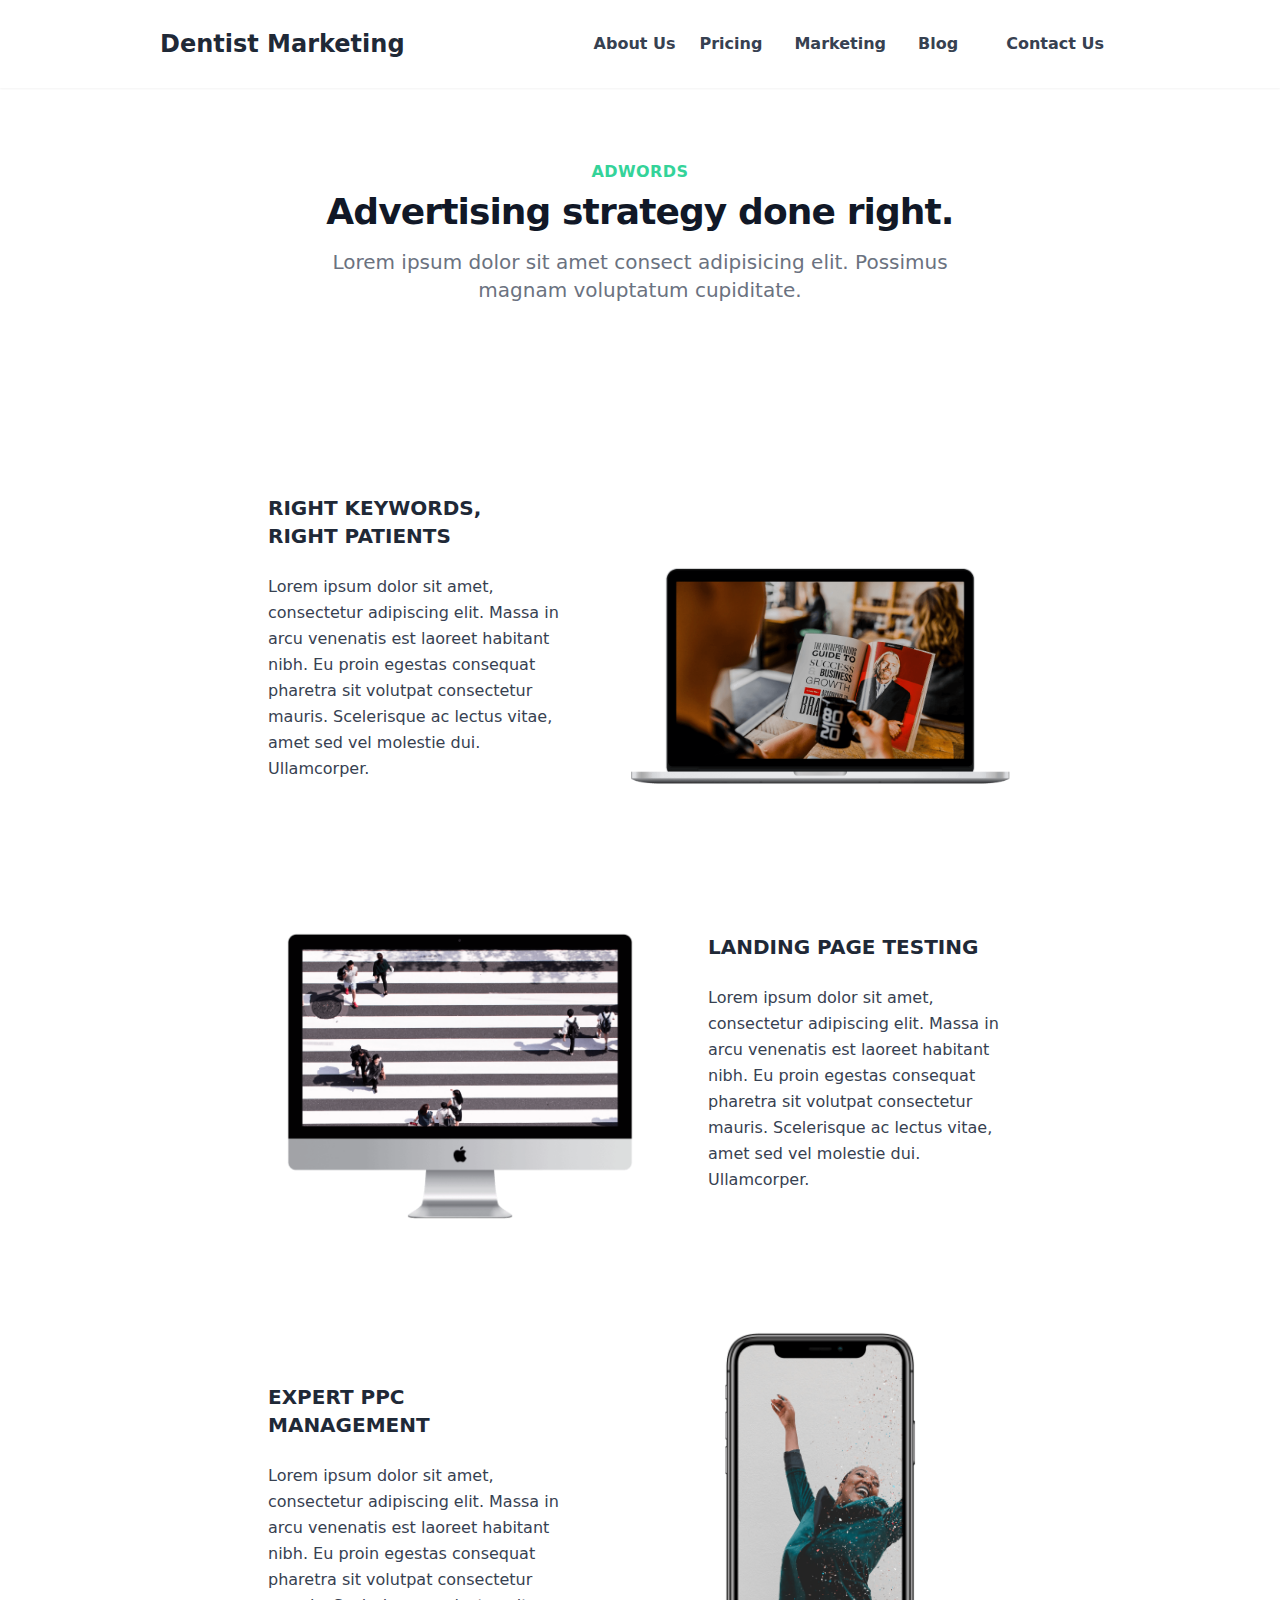
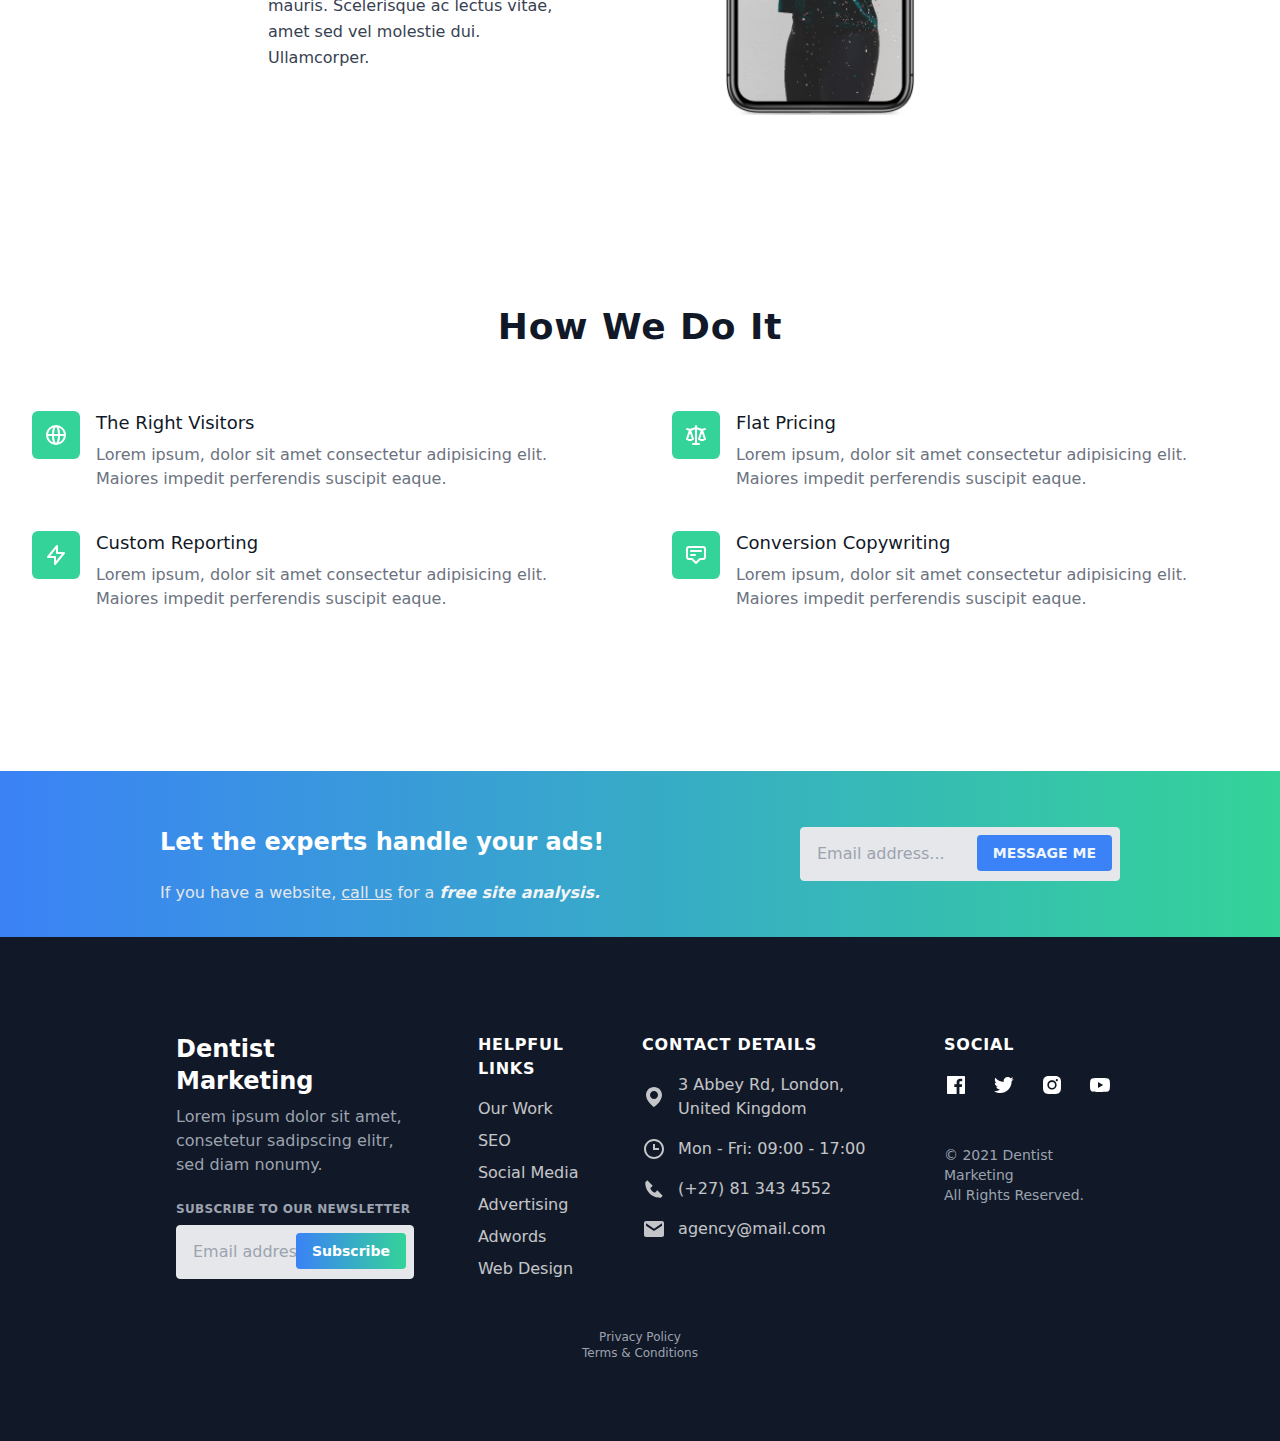
<file: src/ppc_for_dentists.html>
<!DOCTYPE html>
<html lang="en">

<head>
    <meta charset="UTF-8" />
    <meta content="IE=edge" http-equiv="X-UA-Compatible" />
    <meta name="viewport" content="width=device-width, initial-scale=1.0" />

    <!-- Meta Description -->
    <meta content="" name="description" />

    <!-- CSS Stylesheets -->
    <link rel="stylesheet" href="styles/index.css" />

    <!--FAVICON-->
    <link href="images/agency-favicon.ico" rel="icon" />
    <title>Tailwind Agency</title>
</head>


<body class="font-sans text-gray-900">

    <main class="w-full">

        <!-- start header -->
        <header class="absolute top-0 left-0 w-full z-50 px-4 shadow-sm sm:px-8 lg:px-16 xl:px-40 2xl:px-64 bg-white">

            <div class="flex flex-wrap items-center justify-between py-6">
                <div class=" md:w-auto">
                    <a href='/' class='text-gray-800 font-bold text-2xl'>
                        Dentist Marketing
                    </a>
                </div>

                <div>

                    <button id="nav_toggle" class="h-8 w-8 md:hidden">
                        <svg class="h-full w-auto" xmlns="http://www.w3.org/2000/svg" width="192" height="192"
                            fill="black" viewBox="0 0 256 256">
                            <rect width="256" height="256" fill="none"></rect>
                            <line x1="40" y1="128" x2="216" y2="128" stroke="black" stroke-linecap="round"
                                stroke-linejoin="round" stroke-width="16"></line>
                            <line x1="40" y1="64" x2="216" y2="64" stroke="black" stroke-linecap="round"
                                stroke-linejoin="round" stroke-width="16"></line>
                            <line x1="40" y1="192" x2="216" y2="192" stroke="black" stroke-linecap="round"
                                stroke-linejoin="round" stroke-width="16"></line>
                        </svg>
                    </button>

                    <div id="nav_content" class="absolute right-0 hidden md:block md:relative w-full md:w-auto">
                        <nav
                            class="w-full bg-white md:bg-transparent rounded shadow-lg px-6 py-4 mt-4 text-center md:p-0 md:mt-0 md:shadow-none">
                            <ul class="md:flex items-center">
                                <li><a class="py-2 inline-block md:text-gray-700 md:hidden lg:block font-semibold hover:underline"
                                        href="/about_us.html">About
                                        Us</a>
                                </li>
                                <li class="md:ml-4"><a
                                        class="py-2 inline-block md:text-gray-700 md:px-2 font-semibold hover:underline"
                                        href="/pricing.html">Pricing</a></li>
                                <li class="md:ml-4"><a
                                        class="py-2 inline-block md:text-gray-700 md:px-2 font-semibold hover:underline"
                                        href="/marketing.html">Marketing</a></li>
                                <li class="md:ml-4 md:hidden lg:block"><a
                                        class="py-2 inline-block md:text-gray-700 md:px-2 font-semibold hover:underline"
                                        href="/blog.html">Blog</a>
                                </li>
                                <li class="md:ml-6 mt-3 md:mt-0">
                                    <a class='inline-block font-semibold px-4 py-2 text-gray-50 bg-green-400 md:bg-transparent md:text-gray-700 border-gray-700 rounded hover:bg-green-400 hover:text-green-50 hover:border-white'
                                        href='/contact_us.html'>Contact Us</a>
                                </li>
                            </ul>
                        </nav>
                    </div>
                </div>
            </div>
        </header>
        <!-- end header -->


        <!-- Start of PPC section-->
        <div class="py-32 md:py-40 bg-white">
            <div class="max-w-7xl mx-auto px-4 sm:px-6 lg:px-8">
                <div class="lg:text-center mb-8 lg:mb-20">
                    <h2 class="text-base text-green-400 font-semibold tracking-wide uppercase">Adwords</h2>
                    <p class="mt-2 text-3xl leading-8 font-extrabold tracking-tight text-gray-900 sm:text-4xl">
                        Advertising strategy done right.
                    </p>
                    <p class="mt-4 max-w-2xl text-xl text-gray-500 lg:mx-auto">
                        Lorem ipsum dolor sit amet consect adipisicing elit. Possimus magnam voluptatum cupiditate.
                    </p>
                </div>

                <!-- Start of Device Images -->
                <section class="lg:pt-24 pb-32 lg:pb-40">
                    <!-- 1 -->
                    <div class="flex flex-col items-center mx-4 md:w-2/3 md:mx-auto lg:w-full lg:mx-0">
                        <div class="flex flex-col-reverse items-center justify-center lg:flex-row gap-x-14">
                            <!-- description -->
                            <div class="lg:w-1/4">
                                <h2 class="inline-block text-xl font-semibold uppercase text-gray-800">Right
                                    Keywords,<br>
                                    Right Patients</h2>
                                <p class="leading-relaxed my-6 text-gray-700">Lorem ipsum dolor sit amet, consectetur
                                    adipiscing
                                    elit.
                                    Massa in arcu venenatis est laoreet habitant nibh. Eu proin
                                    egestas consequat pharetra sit volutpat consectetur mauris. Scelerisque ac lectus
                                    vitae,
                                    amet sed
                                    vel
                                    molestie dui.
                                    Ullamcorper.</p>
                            </div>
                            <!-- Image -->
                            <div class="relative lg:rounded-xl h-auto lg:w-96 mt-0 -mx-4 lg:mx-0 overflow-hidden mb-8">
                                <img class="h-full w-full object-cover" src="./images/ppc_device_1.png" alt="">
                            </div>
                        </div>
                    </div>

                    <!-- 2 -->
                    <div class="flex flex-col items-center mx-4 md:w-2/3 md:mx-auto lg:w-full lg:mx-0 my-20">
                        <div class="flex flex-col-reverse items-center justify-center lg:flex-row-reverse gap-x-14">
                            <!-- description -->
                            <div class="lg:w-1/4">
                                <h2 class="inline-block text-xl font-semibold uppercase text-gray-800">Landing Page
                                    Testing</h2>
                                <p class="leading-relaxed my-6 text-gray-700">Lorem ipsum dolor sit amet, consectetur
                                    adipiscing
                                    elit.
                                    Massa in arcu venenatis est laoreet habitant nibh. Eu proin
                                    egestas consequat pharetra sit volutpat consectetur mauris. Scelerisque ac lectus
                                    vitae,
                                    amet sed
                                    vel
                                    molestie dui.
                                    Ullamcorper.</p>
                            </div>
                            <!-- Image -->
                            <div class="relative lg:rounded-xl h-80 lg:w-96 mt-0 -mx-4 lg:mx-0 overflow-hidden mb-8">
                                <img class="h-full w-full object-cover" src="./images/ppc_device_2.png" alt="">
                            </div>
                        </div>
                    </div>

                    <!-- 3 -->
                    <div class="flex flex-col items-center mx-4 md:w-2/3 md:mx-auto lg:w-full lg:mx-0">
                        <div class="flex flex-col-reverse items-center justify-center lg:flex-row gap-x-14">
                            <!-- description -->
                            <div class="lg:w-1/4">
                                <h2 class="inline-block text-xl font-semibold uppercase text-gray-800">Expert PPC
                                    Management</h2>
                                <p class="leading-relaxed my-6 text-gray-700">Lorem ipsum dolor sit amet, consectetur
                                    adipiscing
                                    elit.
                                    Massa in arcu venenatis est laoreet habitant nibh. Eu proin
                                    egestas consequat pharetra sit volutpat consectetur mauris. Scelerisque ac lectus
                                    vitae,
                                    amet sed
                                    vel
                                    molestie dui.
                                    Ullamcorper.</p>
                            </div>
                            <!-- Image -->
                            <div class="relative lg:rounded-xl h-auto lg:w-96 mt-0 -mx-4 lg:mx-0 overflow-hidden mb-8">
                                <img class="h-full w-full object-cover" src="./images/ppc_device_3.png" alt="">
                            </div>
                        </div>
                    </div>
                </section>


                <div class="">
                    <h1 class="text-4xl font-semibold text-center mb-16">
                        <span class="text-gray-900 tracking-wide">How We Do It</span>
                    </h1>
                    <dl class="space-y-10 md:space-y-0 md:grid md:grid-cols-2 md:gap-x-16 md:gap-y-10">
                        <div class="flex">
                            <div class="flex-shrink-0">
                                <div
                                    class="flex items-center justify-center h-12 w-12 rounded-md bg-green-400 text-white">
                                    <svg class="h-6 w-6" xmlns="http://www.w3.org/2000/svg" fill="none"
                                        viewBox="0 0 24 24" stroke="currentColor" aria-hidden="true">
                                        <path stroke-linecap="round" stroke-linejoin="round" stroke-width="2"
                                            d="M21 12a9 9 0 01-9 9m9-9a9 9 0 00-9-9m9 9H3m9 9a9 9 0 01-9-9m9 9c1.657 0 3-4.03 3-9s-1.343-9-3-9m0 18c-1.657 0-3-4.03-3-9s1.343-9 3-9m-9 9a9 9 0 019-9" />
                                    </svg>
                                </div>
                            </div>
                            <div class="ml-4">
                                <dt class="text-lg leading-6 font-medium text-gray-900">
                                    The Right Visitors
                                </dt>
                                <dd class="mt-2 text-base text-gray-500">
                                    Lorem ipsum, dolor sit amet consectetur adipisicing elit. Maiores impedit
                                    perferendis
                                    suscipit eaque.
                                </dd>
                            </div>
                        </div>

                        <div class="flex">
                            <div class="flex-shrink-0">
                                <div
                                    class="flex items-center justify-center h-12 w-12 rounded-md bg-green-400 text-white">
                                    <svg class="h-6 w-6" xmlns="http://www.w3.org/2000/svg" fill="none"
                                        viewBox="0 0 24 24" stroke="currentColor" aria-hidden="true">
                                        <path stroke-linecap="round" stroke-linejoin="round" stroke-width="2"
                                            d="M3 6l3 1m0 0l-3 9a5.002 5.002 0 006.001 0M6 7l3 9M6 7l6-2m6 2l3-1m-3 1l-3 9a5.002 5.002 0 006.001 0M18 7l3 9m-3-9l-6-2m0-2v2m0 16V5m0 16H9m3 0h3" />
                                    </svg>
                                </div>
                            </div>
                            <div class="ml-4">
                                <dt class="text-lg leading-6 font-medium text-gray-900">
                                    Flat Pricing
                                </dt>
                                <dd class="mt-2 text-base text-gray-500">
                                    Lorem ipsum, dolor sit amet consectetur adipisicing elit. Maiores impedit
                                    perferendis
                                    suscipit eaque.
                                </dd>
                            </div>
                        </div>

                        <div class="flex">
                            <div class="flex-shrink-0">
                                <div
                                    class="flex items-center justify-center h-12 w-12 rounded-md bg-green-400 text-white">
                                    <svg class="h-6 w-6" xmlns="http://www.w3.org/2000/svg" fill="none"
                                        viewBox="0 0 24 24" stroke="currentColor" aria-hidden="true">
                                        <path stroke-linecap="round" stroke-linejoin="round" stroke-width="2"
                                            d="M13 10V3L4 14h7v7l9-11h-7z" />
                                    </svg>
                                </div>
                            </div>
                            <div class="ml-4">
                                <dt class="text-lg leading-6 font-medium text-gray-900">
                                    Custom Reporting
                                </dt>
                                <dd class="mt-2 text-base text-gray-500">
                                    Lorem ipsum, dolor sit amet consectetur adipisicing elit. Maiores impedit
                                    perferendis
                                    suscipit eaque.
                                </dd>
                            </div>
                        </div>

                        <div class="flex">
                            <div class="flex-shrink-0">
                                <div
                                    class="flex items-center justify-center h-12 w-12 rounded-md bg-green-400 text-white">
                                    <svg class="h-6 w-6" xmlns="http://www.w3.org/2000/svg" fill="none"
                                        viewBox="0 0 24 24" stroke="currentColor" aria-hidden="true">
                                        <path stroke-linecap="round" stroke-linejoin="round" stroke-width="2"
                                            d="M7 8h10M7 12h4m1 8l-4-4H5a2 2 0 01-2-2V6a2 2 0 012-2h14a2 2 0 012 2v8a2 2 0 01-2 2h-3l-4 4z" />
                                    </svg>
                                </div>
                            </div>
                            <div class="ml-4">
                                <dt class="text-lg leading-6 font-medium text-gray-900">
                                    Conversion Copywriting
                                </dt>
                                <dd class="mt-2 text-base text-gray-500">
                                    Lorem ipsum, dolor sit amet consectetur adipisicing elit. Maiores impedit
                                    perferendis
                                    suscipit eaque.
                                </dd>
                            </div>
                        </div>
                    </dl>
                </div>
            </div>
        </div>


        <!-- Start of CTA -->
        <section
            class="relative bg-gradient-to-r from-blue-500 to-green-400  px-4 sm:px-8 lg:px-16 xl:px-40 2xl:px-64 py-8">
            <div class="flex flex-col lg:flex-row items-center justify-between">
                <h2 class="text-2xl font-bold text-white">Let the experts handle your ads!</h2>
                <!-- CTA form -->
                <form name="ads_contact" data-netlify="true" autocomplete="off" netlify-honeypot="bot-field"
                    class="flex items-center mt-6 w-full md:w-auto">
                    <p class="hidden">
                        <label>Don’t fill this out if you’re human: <input name="bot-field" /></label>
                    </p>
                    <div class="w-full md:w-80">
                        <div class="relative">
                            <input
                                class="appearance-none block w-full bg-gray-200 text-gray-700 border border-gray-200 rounded py-4 px-4 leading-tight focus:outline-none focus:bg-white focus:border-gray-500"
                                type="email" placeholder="Email address..." required>

                            <button type="submit"
                                class="uppercase px-4 py-2 text-sm font-bold rounded absolute top-0 right-0 my-2 mr-2 bg-blue-500 text-blue-50 hover:bg-blue-700">Message
                                Me</button>
                            <span id="success"
                                class="hidden mt-2 px-4 py-2 font-medium border rounded-sm border-green-500 bg-green-100 text-green-600">Thanks!
                                We'll be in touch soon.</span>
                            <span id="error"
                                class="hidden mt-2 px-4 py-2 font-medium border rounded-sm border-red-500 bg-red-100 text-red-600">Whoops...
                                Something went wrong.</span>
                        </div>
                    </div>
                </form>
            </div>
            <span class="inline-block w-full mt-4 text-center lg:mt-0 lg:text-left font-medium text-gray-200">If you
                have a
                website, <a href="tel:0823253551" class="underline">call us</a> for
                a <span class="font-bold italic text-gray-100"> free site
                    analysis.</span></span>
        </section>
        <!-- end cta -->

        <!-- start footer -->
        <footer class="relative bg-gray-900 text-white px-4 sm:px-8 lg:px-16 xl:px-40 2xl:px-64 pt-12 pb-20 md:pt-24">
            <div class="flex flex-col lg:flex-row">
                <div class="w-full md:w-1/2 lg:w-2/6 lg:mx-4 lg:pr-8">
                    <h3 class="font-bold text-2xl">Dentist Marketing</h3>
                    <p class="mt-2 text-gray-400">Lorem ipsum dolor sit amet, consetetur sadipscing elitr, sed diam
                        nonumy.</p>

                    <!-- Subscribe form -->
                    <!-- Subscribe form -->
                    <form name="subscribe" data-netlify="true" autocomplete="off" netlify-honeypot="bot-field"
                        class="flex items-center mt-6">
                        <p class="hidden">
                            <label>Don’t fill this out if you’re human: <input name="bot-field" /></label>
                        </p>
                        <div class="w-full">
                            <label class="block uppercase tracking-wide text-gray-400 text-xs font-semibold mb-2"
                                for="grid-last-name">
                                Subscribe to our Newsletter
                            </label>
                            <div class="relative">
                                <input
                                    class="appearance-none block w-full bg-gray-200 text-gray-700 border border-gray-200 rounded py-4 px-4 leading-tight focus:outline-none focus:bg-white focus:border-gray-500"
                                    type="email" placeholder="Email address...">

                                <button type="submit"
                                    class="bg-gradient-to-r from-blue-500 to-green-400 text-white hover:from-green-400 hover:to-blue-500 px-4 py-2 text-sm font-bold rounded absolute top-0 right-0 my-2 mr-2">Subscribe</button>
                                <span id="success"
                                    class="hidden mt-2 px-4 py-2 font-medium border rounded-sm border-green-500 bg-green-100 text-green-600">Thanks!
                                    We'll be in touch soon.</span>
                                <span id="error"
                                    class="hidden mt-2 px-4 py-2 font-medium border rounded-sm border-red-500 bg-red-100 text-red-600">Whoops...
                                    Something went wrong.</span>
                            </div>
                        </div>
                    </form>
                </div>

                <div class="w-full md:w-1/8 lg:w-1/6 mt-20 lg:mt-0 lg:mx-4">
                    <h5 class="uppercase tracking-wider font-semibold">Helpful Links</h5>
                    <ul class="mt-4">
                        <li class="mt-2"><a href="/our_work.html" title="" class="opacity-75 hover:opacity-100">Our
                                Work</a></li>
                        <li class="mt-2"><a href="/seo_for_dentists.html" title=""
                                class="opacity-75 hover:opacity-100">SEO</a>
                        </li>
                        <li class="mt-2"><a href="/social_media.html" title=""
                                class="opacity-75 hover:opacity-100">Social
                                Media</a>
                        </li>
                        <li class="mt-2"><a href="/online_advertising.html" title=""
                                class="opacity-75 hover:opacity-100">Advertising</a>
                        </li>
                        <li class="mt-2"><a href="/ppc_for_dentists.html" title=""
                                class="opacity-75 hover:opacity-100">Adwords</a>
                        </li>
                        <li class="mt-2"><a href="/dentist_web_design.html" title=""
                                class="opacity-75 hover:opacity-100">Web
                                Design</a>
                        </li>
                    </ul>
                </div>

                <div class="w-full lg:w-2/6 mt-20 lg:mt-0 lg:mx-4 lg:pr-8">
                    <h5 class="uppercase tracking-wider font-semibold">Contact Details</h5>
                    <ul class="mt-4">
                        <li>
                            <a href="#" title="" class="flex items-center opacity-75 hover:opacity-100">
                                <span>
                                    <svg xmlns="http://www.w3.org/2000/svg" width="24" height="24" viewBox="0 0 24 24"
                                        class="fill-current">
                                        <path
                                            d="M12,2C7.589,2,4,5.589,4,9.995C3.971,16.44,11.696,21.784,12,22c0,0,8.029-5.56,8-12C20,5.589,16.411,2,12,2z M12,14 c-2.21,0-4-1.79-4-4s1.79-4,4-4s4,1.79,4,4S14.21,14,12,14z" />
                                    </svg>
                                </span>
                                <span class="ml-3">
                                    3 Abbey Rd, London, United Kingdom
                                </span>
                            </a>
                        </li>
                        <li class="mt-4">
                            <a href="#" title="" class="flex items-center opacity-75 hover:opacity-100">
                                <span>
                                    <svg xmlns="http://www.w3.org/2000/svg" width="24" height="24" viewBox="0 0 24 24"
                                        class="fill-current">
                                        <path
                                            d="M12,2C6.486,2,2,6.486,2,12s4.486,10,10,10c5.514,0,10-4.486,10-10S17.514,2,12,2z M12,20c-4.411,0-8-3.589-8-8 s3.589-8,8-8s8,3.589,8,8S16.411,20,12,20z" />
                                        <path d="M13 7L11 7 11 13 17 13 17 11 13 11z" />
                                    </svg>
                                </span>
                                <span class="ml-3">
                                    Mon - Fri: 09:00 - 17:00<br>
                                </span>
                            </a>
                        </li>
                        <li class="mt-4">
                            <a href="#" title="" class="flex items-center opacity-75 hover:opacity-100">
                                <span>
                                    <svg xmlns="http://www.w3.org/2000/svg" width="24" height="24" viewBox="0 0 24 24"
                                        class="fill-current">
                                        <path
                                            d="M14.594,13.994l-1.66,1.66c-0.577-0.109-1.734-0.471-2.926-1.66c-1.193-1.193-1.553-2.354-1.661-2.926l1.661-1.66 l0.701-0.701L5.295,3.293L4.594,3.994l-1,1C3.42,5.168,3.316,5.398,3.303,5.643c-0.015,0.25-0.302,6.172,4.291,10.766 C11.6,20.414,16.618,20.707,18,20.707c0.202,0,0.326-0.006,0.358-0.008c0.245-0.014,0.476-0.117,0.649-0.291l1-1l0.697-0.697 l-5.414-5.414L14.594,13.994z" />
                                    </svg>
                                </span>
                                <span class="ml-3">
                                    (+27) 81 343 4552

                                </span>
                            </a>
                        </li>
                        <li class="mt-4">
                            <a href="#" title="" class="flex items-center opacity-75 hover:opacity-100">
                                <span>
                                    <svg xmlns="http://www.w3.org/2000/svg" width="24" height="24" viewBox="0 0 24 24"
                                        class="fill-current">
                                        <path
                                            d="M20,4H4C2.896,4,2,4.896,2,6v12c0,1.104,0.896,2,2,2h16c1.104,0,2-0.896,2-2V6C22,4.896,21.104,4,20,4z M20,8.7l-8,5.334 L4,8.7V6.297l8,5.333l8-5.333V8.7z" />
                                    </svg>
                                </span>
                                <span class="ml-3">
                                    agency@mail.com
                                </span>
                            </a>
                        </li>
                    </ul>
                </div>

                <div class="w-full md:w-1/8 lg:w-1/6 mt-20 lg:mt-0 lg:mx-4">
                    <h5 class="uppercase tracking-wider font-semibold">Social</h5>
                    <ul class="mt-4 flex">
                        <li>
                            <a href="#" target="_blank" title="">
                                <svg xmlns="http://www.w3.org/2000/svg" width="24" height="24" viewBox="0 0 24 24"
                                    class="fill-current">
                                    <path
                                        d="M20,3H4C3.447,3,3,3.448,3,4v16c0,0.552,0.447,1,1,1h8.615v-6.96h-2.338v-2.725h2.338v-2c0-2.325,1.42-3.592,3.5-3.592	c0.699-0.002,1.399,0.034,2.095,0.107v2.42h-1.435c-1.128,0-1.348,0.538-1.348,1.325v1.735h2.697l-0.35,2.725h-2.348V21H20	c0.553,0,1-0.448,1-1V4C21,3.448,20.553,3,20,3z" />
                                </svg>
                            </a>
                        </li>

                        <li class="ml-6">
                            <a href="#" target="_blank" title="">
                                <svg xmlns="http://www.w3.org/2000/svg" width="24" height="24" viewBox="0 0 24 24"
                                    class="fill-current">
                                    <path
                                        d="M19.633,7.997c0.013,0.175,0.013,0.349,0.013,0.523c0,5.325-4.053,11.461-11.46,11.461c-2.282,0-4.402-0.661-6.186-1.809	c0.324,0.037,0.636,0.05,0.973,0.05c1.883,0,3.616-0.636,5.001-1.721c-1.771-0.037-3.255-1.197-3.767-2.793	c0.249,0.037,0.499,0.062,0.761,0.062c0.361,0,0.724-0.05,1.061-0.137c-1.847-0.374-3.23-1.995-3.23-3.953v-0.05	c0.537,0.299,1.16,0.486,1.82,0.511C3.534,9.419,2.823,8.184,2.823,6.787c0-0.748,0.199-1.434,0.548-2.032	c1.983,2.443,4.964,4.04,8.306,4.215c-0.062-0.3-0.1-0.611-0.1-0.923c0-2.22,1.796-4.028,4.028-4.028	c1.16,0,2.207,0.486,2.943,1.272c0.91-0.175,1.782-0.512,2.556-0.973c-0.299,0.935-0.936,1.721-1.771,2.22	c0.811-0.088,1.597-0.312,2.319-0.624C21.104,6.712,20.419,7.423,19.633,7.997z" />
                                </svg>
                            </a>
                        </li>

                        <li class="ml-6">
                            <a href="#" target="_blank" title="">
                                <svg xmlns="http://www.w3.org/2000/svg" width="24" height="24" viewBox="0 0 24 24"
                                    class="fill-current">
                                    <path
                                        d="M20.947,8.305c-0.011-0.757-0.151-1.508-0.419-2.216c-0.469-1.209-1.424-2.165-2.633-2.633 c-0.699-0.263-1.438-0.404-2.186-0.42C14.747,2.993,14.442,2.981,12,2.981s-2.755,0-3.71,0.055 c-0.747,0.016-1.486,0.157-2.185,0.42C4.896,3.924,3.94,4.88,3.472,6.089C3.209,6.788,3.067,7.527,3.053,8.274 c-0.043,0.963-0.056,1.268-0.056,3.71s0,2.754,0.056,3.71c0.015,0.748,0.156,1.486,0.419,2.187 c0.469,1.208,1.424,2.164,2.634,2.632c0.696,0.272,1.435,0.426,2.185,0.45c0.963,0.043,1.268,0.056,3.71,0.056s2.755,0,3.71-0.056 c0.747-0.015,1.486-0.156,2.186-0.419c1.209-0.469,2.164-1.425,2.633-2.633c0.263-0.7,0.404-1.438,0.419-2.187 c0.043-0.962,0.056-1.267,0.056-3.71C21.003,9.572,21.003,9.262,20.947,8.305z M11.994,16.602c-2.554,0-4.623-2.069-4.623-4.623 s2.069-4.623,4.623-4.623c2.552,0,4.623,2.069,4.623,4.623S14.546,16.602,11.994,16.602z M16.801,8.263 c-0.597,0-1.078-0.482-1.078-1.078s0.481-1.078,1.078-1.078c0.595,0,1.077,0.482,1.077,1.078S17.396,8.263,16.801,8.263z" />
                                    <circle cx="11.994" cy="11.979" r="3.003" />
                                </svg>
                            </a>
                        </li>

                        <li class="ml-6">
                            <a href="#" target="_blank" title="">
                                <svg xmlns="http://www.w3.org/2000/svg" width="24" height="24" viewBox="0 0 24 24"
                                    class="fill-current">
                                    <path
                                        d="M21.593,7.203c-0.23-0.858-0.905-1.535-1.762-1.766C18.265,5.007,12,5,12,5S5.736,4.993,4.169,5.404	c-0.84,0.229-1.534,0.921-1.766,1.778c-0.413,1.566-0.417,4.814-0.417,4.814s-0.004,3.264,0.406,4.814	c0.23,0.857,0.905,1.534,1.763,1.765c1.582,0.43,7.83,0.437,7.83,0.437s6.265,0.007,7.831-0.403c0.856-0.23,1.534-0.906,1.767-1.763	C21.997,15.281,22,12.034,22,12.034S22.02,8.769,21.593,7.203z M9.996,15.005l0.005-6l5.207,3.005L9.996,15.005z" />
                                </svg>
                            </a>
                        </li>
                    </ul>

                    <p class="text-sm text-gray-400 mt-12">© 2021 Dentist Marketing<span class="md:hidden">, </span> <br
                            class="hidden lg:block">All Rights
                        Reserved.
                    </p>
                </div>
            </div>
            <div class="flex w-full flex-col items-center text-xs mt-12">
                <a class="text-gray-400 hover:text-gray-300" href="/privacy_policy.html" rel="nofollow">Privacy
                    Policy</a>
                <a class="text-gray-400 hover:text-gray-300" href="/terms_and_conditions.html" rel="nofollow">Terms
                    &amp;
                    Conditions</a>
            </div>
        </footer>
        <!-- end footer -->

    </main>

</body>

<script src="js/index.js"></script>
<script src="js/form.js"></script>

</html>
</file>
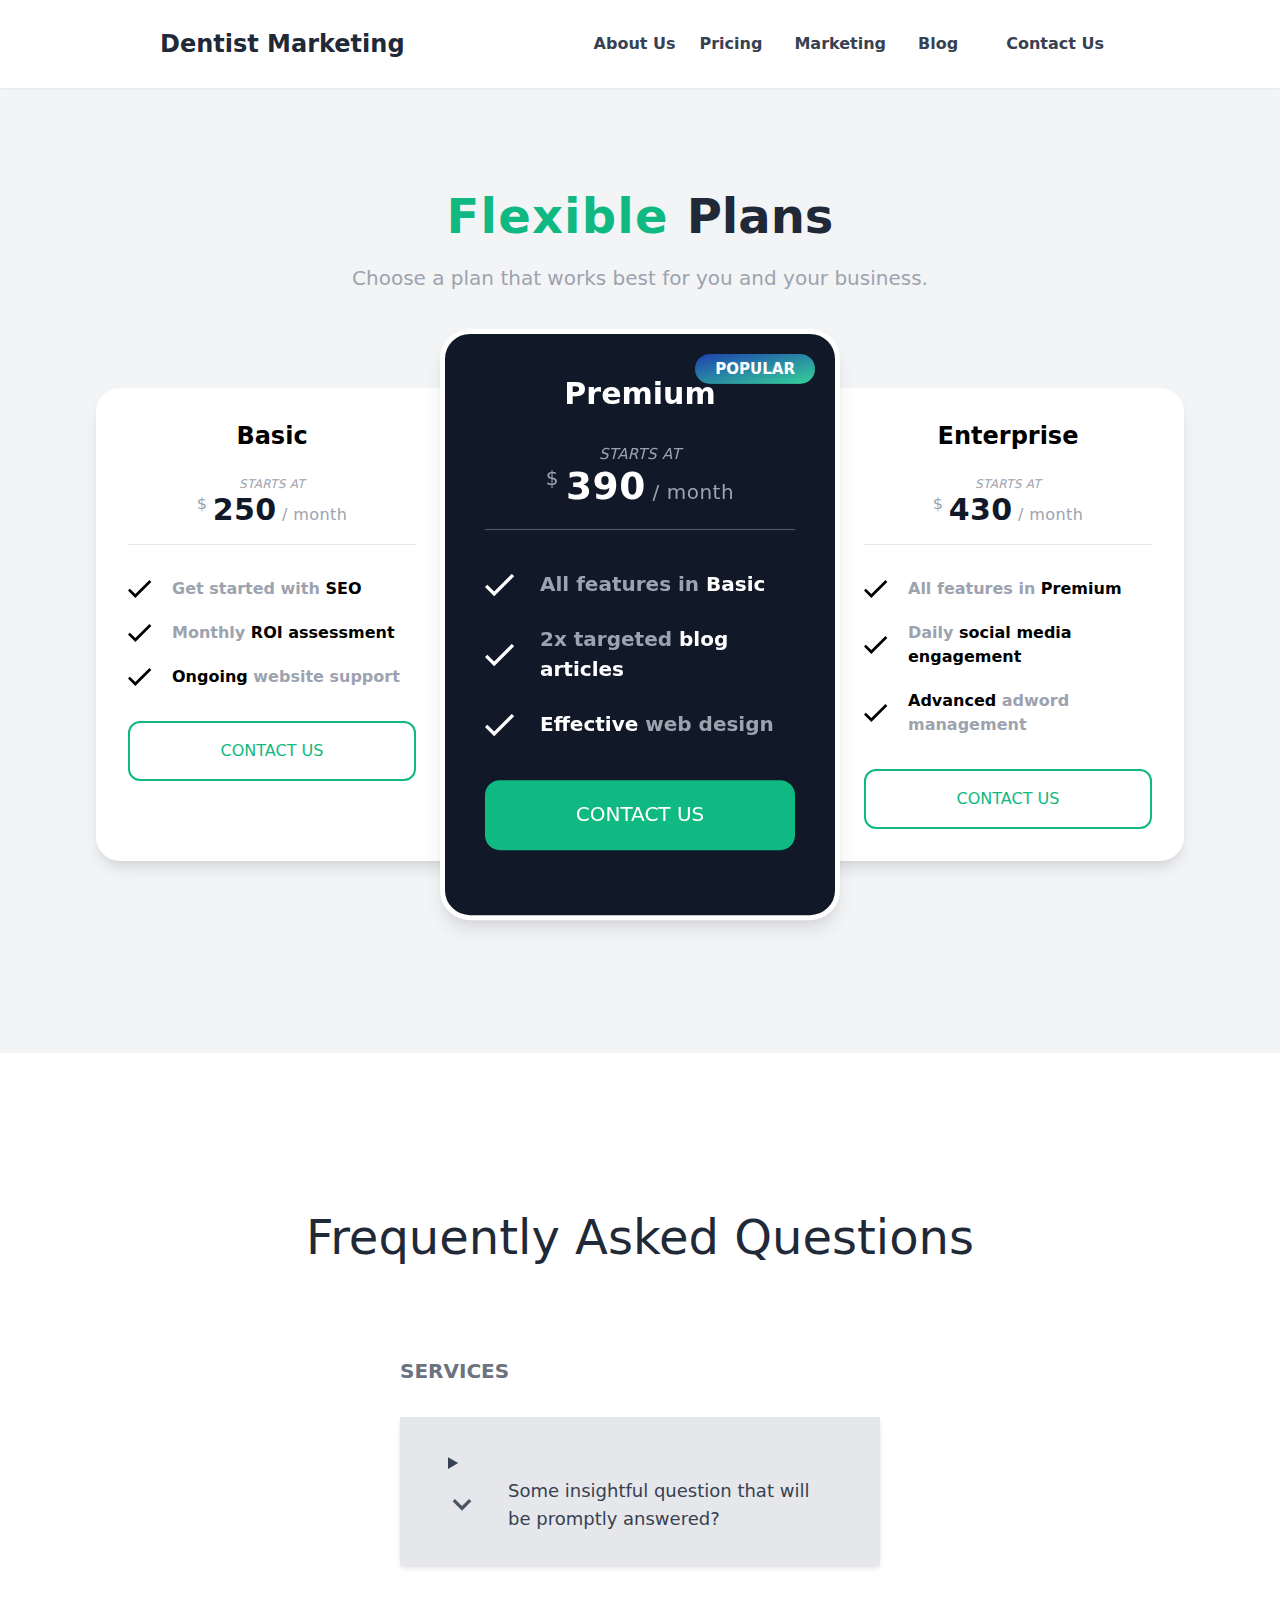
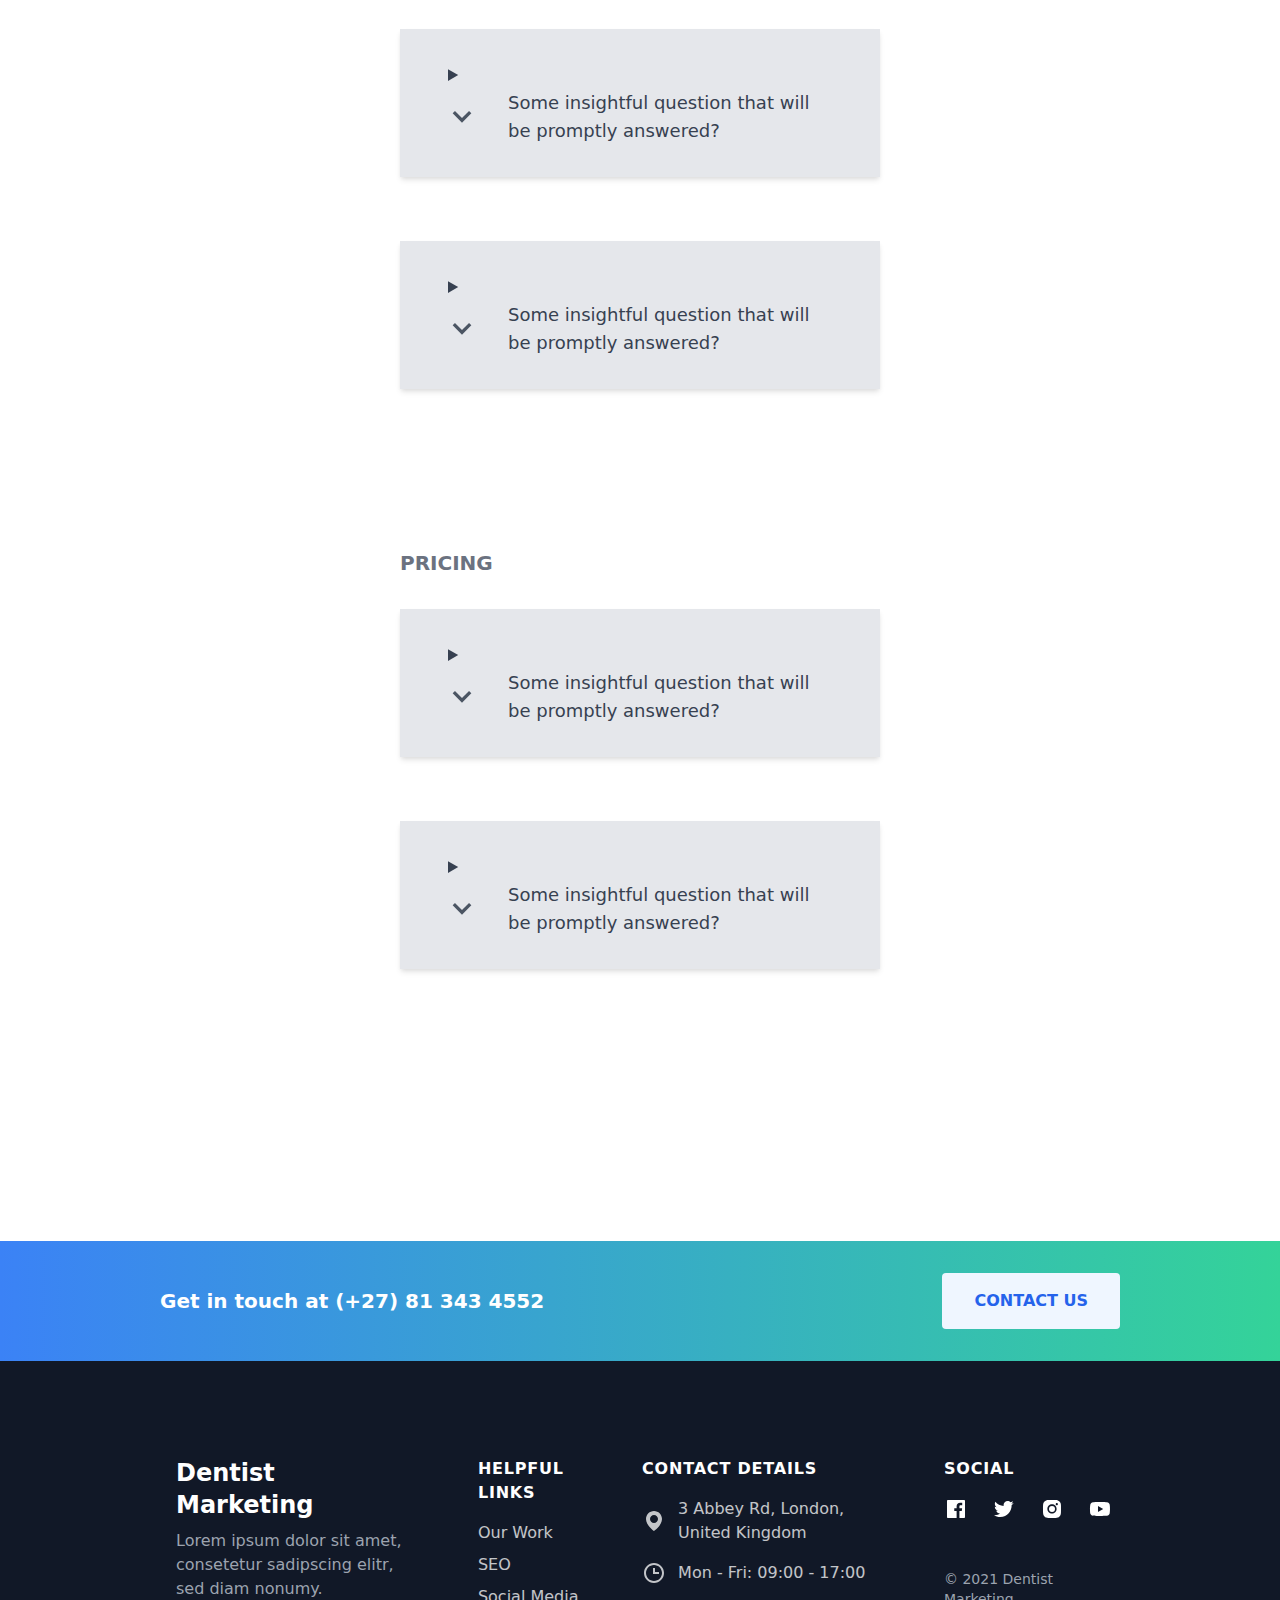
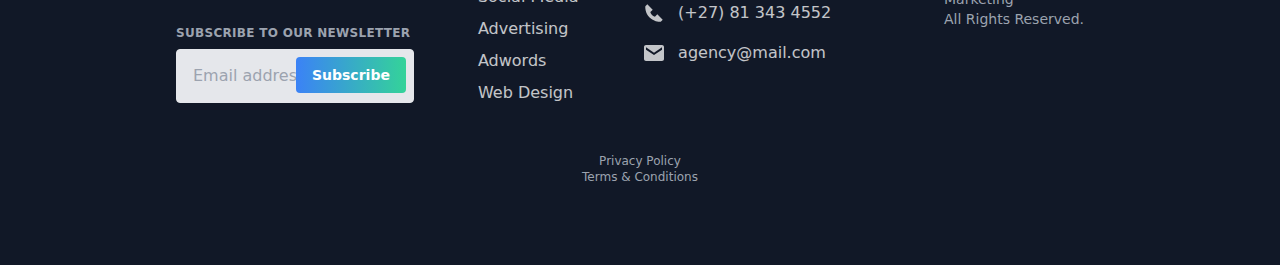
<file: src/pricing.html>
<!DOCTYPE html>
<html lang="en">

<head>
    <meta charset="UTF-8" />
    <meta content="IE=edge" http-equiv="X-UA-Compatible" />
    <meta name="viewport" content="width=device-width, initial-scale=1.0" />

    <!-- Meta Description -->
    <meta content="" name="description" />

    <!-- CSS Stylesheets -->
    <link rel="stylesheet" href="styles/index.css" />

    <!--FAVICON-->
    <link href="images/agency-favicon.ico" rel="icon" />
    <title>Tailwind Agency</title>
</head>


<body class="font-sans text-gray-900">

    <main class="w-full">

        <!-- start header -->
        <header class="absolute top-0 left-0 w-full z-50 px-4 shadow-sm sm:px-8 lg:px-16 xl:px-40 2xl:px-64 bg-white">

            <div class="flex flex-wrap items-center justify-between py-6">
                <div class=" md:w-auto">
                    <a href='/' class='text-gray-800 font-bold text-2xl'>
                        Dentist Marketing
                    </a>
                </div>

                <div>

                    <button id="nav_toggle" class="h-8 w-8 md:hidden">
                        <svg class="h-full w-auto" xmlns="http://www.w3.org/2000/svg" width="192" height="192"
                            fill="black" viewBox="0 0 256 256">
                            <rect width="256" height="256" fill="none"></rect>
                            <line x1="40" y1="128" x2="216" y2="128" stroke="black" stroke-linecap="round"
                                stroke-linejoin="round" stroke-width="16"></line>
                            <line x1="40" y1="64" x2="216" y2="64" stroke="black" stroke-linecap="round"
                                stroke-linejoin="round" stroke-width="16"></line>
                            <line x1="40" y1="192" x2="216" y2="192" stroke="black" stroke-linecap="round"
                                stroke-linejoin="round" stroke-width="16"></line>
                        </svg>
                    </button>

                    <div id="nav_content" class="absolute right-0 hidden md:block md:relative w-full md:w-auto">
                        <nav
                            class="w-full bg-white md:bg-transparent rounded shadow-lg px-6 py-4 mt-4 text-center md:p-0 md:mt-0 md:shadow-none">
                            <ul class="md:flex items-center">
                                <li><a class="py-2 inline-block md:text-gray-700 md:hidden lg:block font-semibold hover:underline"
                                        href="/about_us.html">About
                                        Us</a>
                                </li>
                                <li class="md:ml-4"><a
                                        class="py-2 inline-block md:text-gray-700 md:px-2 font-semibold hover:underline"
                                        href="/pricing.html">Pricing</a></li>
                                <li class="md:ml-4"><a
                                        class="py-2 inline-block md:text-gray-700 md:px-2 font-semibold hover:underline"
                                        href="/marketing.html">Marketing</a></li>
                                <li class="md:ml-4 md:hidden lg:block"><a
                                        class="py-2 inline-block md:text-gray-700 md:px-2 font-semibold hover:underline"
                                        href="/blog.html">Blog</a>
                                </li>
                                <li class="md:ml-6 mt-3 md:mt-0">
                                    <a class='inline-block font-semibold px-4 py-2 text-gray-50 bg-green-400 md:bg-transparent md:text-gray-700 border-gray-700 rounded hover:bg-green-400 hover:text-green-50 hover:border-white'
                                        href='/contact_us.html'>Contact Us</a>
                                </li>
                            </ul>
                        </nav>
                    </div>
                </div>
            </div>
        </header>
        <!-- end header -->
        <!-- Start of 'Pricing' Landing -->
        <section class="min-h-screen pt-40 pb-24 lg:py-48 bg-gray-100 flex justify-center items-center">
            <div class="">
                <div class="text-center font-semibold">
                    <h1 class="text-5xl">
                        <span class="text-green-500 tracking-wide">Flexible </span>
                        <span class="text-gray-800">Plans</span>
                    </h1>
                    <p class="pt-6 text-xl text-gray-400 font-normal w-full px-4 md:px-8 md:w-full">
                        Choose a plan that works best for you and your business.
                    </p>
                </div>
                <div class="pt-16 lg:pt-24 flex flex-col lg:flex-row">

                    <!-- Basic Card -->
                    <div
                        class="md:w-96 p-8 bg-white mx-4 lg:mx-0 mb-16 lg:mb-0 text-center rounded-3xl lg:pr-16 shadow-md lg:shadow-lg">
                        <h1 class="text-black font-semibold text-2xl">Basic</h1>
                        <span class="block italic pt-6 tracking-wide font-medium text-xs uppercase text-gray-400">Starts
                            At</span>
                        <p class="tracking-wide">
                            <span class="text-gray-400 align-top">$ </span>
                            <span class="text-3xl font-semibold">250</span>
                            <span class="text-gray-400 font-medium">/ month</span>
                        </p>
                        <hr class="mt-4 border-1">
                        <div class="pt-8">
                            <p class="flex items-center font-semibold text-gray-400 text-left">
                                <span class="align-middle pr-3">
                                    <svg width="24" height="18" viewBox="0 0 24 18" fill="none"
                                        xmlns="http://www.w3.org/2000/svg">
                                        <path
                                            d="M23.3333 1.88L7.33333 17.88L0 10.5467L1.88 8.66667L7.33333 14.1067L21.4533 0L23.3333 1.88Z"
                                            fill="black" />
                                    </svg>
                                </span>
                                <span class="pl-2">
                                    Get started with <span class="text-black">SEO</span>
                                </span>
                            </p>
                            <p class="flex items-center font-semibold text-gray-400 text-left pt-5">
                                <span class="align-middle pr-3">
                                    <svg width="24" height="18" viewBox="0 0 24 18" fill="none"
                                        xmlns="http://www.w3.org/2000/svg">
                                        <path
                                            d="M23.3333 1.88L7.33333 17.88L0 10.5467L1.88 8.66667L7.33333 14.1067L21.4533 0L23.3333 1.88Z"
                                            fill="black" />
                                    </svg>
                                </span>
                                <span class="pl-2">
                                    Monthly <span class="text-black">ROI assessment</span>
                                </span>
                            </p>
                            <p class="flex items-center font-semibold text-gray-400 text-left pt-5">
                                <span class="align-middle pr-3">
                                    <svg width="24" height="18" viewBox="0 0 24 18" fill="none"
                                        xmlns="http://www.w3.org/2000/svg">
                                        <path
                                            d="M23.3333 1.88L7.33333 17.88L0 10.5467L1.88 8.66667L7.33333 14.1067L21.4533 0L23.3333 1.88Z"
                                            fill="black" />
                                    </svg>
                                </span>
                                <span class="pl-2">
                                    <span class="text-black">Ongoing</span> website support
                                </span>
                            </p>

                            <a href="/contact.html" class="">
                                <p
                                    class="w-full py-4 border-2 text-green-500 border-green-500 mt-8 rounded-xl hover:text-white hover:bg-green-400 hover:border-green-400">
                                    <span class="font-medium uppercase">
                                        Contact Us
                                    </span>
                                </p>
                            </a>
                        </div>
                    </div>

                    <!-- Premium Card -->
                    <div
                        class="md:w-80 relative p-8 bg-gray-900 mx-4 lg:mx-0 mb-16 lg:mb-0 text-center rounded-3xl text-white md:border-4 shadow-md lg:shadow-lg border-white md:transform md:scale-125">
                        <h1 class="text-white font-semibold text-2xl">Premium</h1>
                        <span class="block italic pt-6 tracking-wide font-medium text-xs uppercase text-gray-400">Starts
                            At</span>
                        <p class="tracking-wide">
                            <span class="text-gray-400 align-top">$ </span>
                            <span class="text-3xl font-semibold">390</span>
                            <span class="text-gray-400 font-medium">/ month</span>
                        </p>
                        <hr class="mt-4 border-1 border-gray-600">
                        <div class="pt-8">
                            <p class="flex items-center font-semibold text-gray-400 text-left">
                                <span class="align-middle pr-3">
                                    <svg width="24" height="18" viewBox="0 0 24 18" fill="none"
                                        xmlns="http://www.w3.org/2000/svg">
                                        <path
                                            d="M23.3333 1.88L7.33333 17.88L0 10.5467L1.88 8.66667L7.33333 14.1067L21.4533 0L23.3333 1.88Z"
                                            fill="white" />
                                    </svg>
                                </span>
                                <span class="pl-2">
                                    All features in <span class="text-white">Basic</span>
                                </span>
                            </p>
                            <p class="flex items-center font-semibold text-gray-400 text-left pt-5">
                                <span class="align-middle pr-3">
                                    <svg width="24" height="18" viewBox="0 0 24 18" fill="none"
                                        xmlns="http://www.w3.org/2000/svg">
                                        <path
                                            d="M23.3333 1.88L7.33333 17.88L0 10.5467L1.88 8.66667L7.33333 14.1067L21.4533 0L23.3333 1.88Z"
                                            fill="white" />
                                    </svg>
                                </span>
                                <span class="pl-2">
                                    2x targeted <span class="text-white">blog articles</span>
                                </span>
                            </p>
                            <p class="flex items-center font-semibold text-gray-400 text-left pt-5">
                                <span class="align-middle pr-3">
                                    <svg width="24" height="18" viewBox="0 0 24 18" fill="none"
                                        xmlns="http://www.w3.org/2000/svg">
                                        <path
                                            d="M23.3333 1.88L7.33333 17.88L0 10.5467L1.88 8.66667L7.33333 14.1067L21.4533 0L23.3333 1.88Z"
                                            fill="white" />
                                    </svg>
                                </span>
                                <span class="pl-2">
                                    <span class="text-white">Effective</span> web design
                                </span>
                            </p>

                            <a href="/contact.html" class="">
                                <p class="w-full py-4 bg-green-500 mt-8 rounded-xl text-white hover:bg-green-400">
                                    <span class="font-medium uppercase">
                                        Contact Us
                                    </span>
                                </p>
                            </a>
                        </div>
                        <div class="absolute top-4 right-4">
                            <p
                                class="bg-gradient-to-br from-blue-800 to-green-400 font-semibold px-4 py-1 rounded-full uppercase text-xs">
                                Popular</p>
                        </div>
                    </div>

                    <!-- Enterprise Card -->
                    <div
                        class="md:w-96 p-8 bg-white mx-4 lg:mx-0 mb-16 lg:mb-0 text-center rounded-3xl shadow-md lg:pl-16 lg:shadow-lg">
                        <h1 class="text-black font-semibold text-2xl">Enterprise</h1>
                        <span class="block italic pt-6 tracking-wide font-medium text-gray-400 uppercase text-xs">Starts
                            At</span>
                        <p class="tracking-wide">
                            <span class="text-gray-400 align-top">$ </span>
                            <span class="text-3xl font-semibold">430</span>
                            <span class="text-gray-400 font-medium">/ month</span>
                        </p>
                        <hr class="mt-4 border-1">
                        <div class="pt-8">
                            <p class="flex items-center font-semibold text-gray-400 text-left">
                                <span class="align-middle pr-3">
                                    <svg width="24" height="18" viewBox="0 0 24 18" fill="none"
                                        xmlns="http://www.w3.org/2000/svg">
                                        <path
                                            d="M23.3333 1.88L7.33333 17.88L0 10.5467L1.88 8.66667L7.33333 14.1067L21.4533 0L23.3333 1.88Z"
                                            fill="black" />
                                    </svg>
                                </span>
                                <span class="pl-2">
                                    All features in <span class="text-black">Premium</span>
                                </span>
                            </p>
                            <p class="flex items-center font-semibold text-gray-400 text-left pt-5">
                                <span class="align-middle pr-3">
                                    <svg width="24" height="18" viewBox="0 0 24 18" fill="none"
                                        xmlns="http://www.w3.org/2000/svg">
                                        <path
                                            d="M23.3333 1.88L7.33333 17.88L0 10.5467L1.88 8.66667L7.33333 14.1067L21.4533 0L23.3333 1.88Z"
                                            fill="black" />
                                    </svg>
                                </span>
                                <span class="pl-2">
                                    Daily <span class="text-black">social media engagement</span>
                                </span>
                            </p>
                            <p class="flex items-center font-semibold text-gray-400 text-left pt-5">
                                <span class="align-middle pr-3">
                                    <svg width="24" height="18" viewBox="0 0 24 18" fill="none"
                                        xmlns="http://www.w3.org/2000/svg">
                                        <path
                                            d="M23.3333 1.88L7.33333 17.88L0 10.5467L1.88 8.66667L7.33333 14.1067L21.4533 0L23.3333 1.88Z"
                                            fill="black" />
                                    </svg>
                                </span>
                                <span class="pl-2">
                                    <span class="text-black">Advanced</span> adword management
                                </span>
                            </p>

                            <a href="/contact.html" class="">
                                <p
                                    class="w-full py-4 border-2 text-green-500 border-green-500 mt-8 rounded-xl hover:text-white hover:bg-green-400 hover:border-green-400">
                                    <span class="font-medium uppercase">
                                        Contact Us
                                    </span>
                                </p>
                            </a>
                        </div>
                    </div>
                </div>
            </div>
        </section>

        <!-- Start of FAQ dropdowns-->
        <section class="pt-24 pb-32 lg:pt-40 lg:pb-60 flex flex-col items-center justify-center">
            <h1 class="text-center text-4xl mx-4 lg:text-5xl text-gray-800">
                Frequently Asked Questions
            </h1>
            <ul class="mt-24 w-full md:mx-auto md:w-2/3 lg:mx-auto lg:w-2/5">
                <!-- 1st drop down subsection-->
                <div class="mx-4">
                    <h3 class="font-workSans uppercase text-xl font-semibold text-gray-500">Services</h3>

                    <!-- FAQ -->
                    <li class="inline-block w-full my-8">
                        <details class=" shadow-md bg-gray-200">
                            <summary
                                class="cursor-pointer px-6 py-4 lg:px-12 lg:py-8 font-medium text-base lg:text-lg text-gray-700">
                                <div class="flex items-center">
                                    <span class="pr-4 lg:pr-8">
                                        <svg class="h-3 fill-current text-gray-600 " width="28" height="18"
                                            viewBox="0 0 28 18" fill="none" xmlns="http://www.w3.org/2000/svg">
                                            <path
                                                d="M24.5313 0L14 10.5313L3.46872 0L0 3.46872L14 17.4687L28 3.46872L24.5313 0Z" />
                                        </svg>
                                    </span>
                                    <span>Some insightful question that will be promptly answered?</span>
                                </div>
                            </summary>
                            <p class="px-6 pb-6 pt-2 lg:px-12 lg:pb-12 lg:-mt-2 leading-relaxed text-gray-600">Here is
                                the
                                answer to said insightful question which does include many illuminating responses that
                                do their
                                utmost at portraying an air of trust, professionalism in a beautifully succinct manner.
                            </p>
                        </details>
                    </li>

                    <!-- FAQ -->
                    <li class="inline-block w-full my-8">
                        <details class=" shadow-md bg-gray-200">
                            <summary
                                class="cursor-pointer px-6 py-4 lg:px-12 lg:py-8 font-medium text-base lg:text-lg text-gray-700">
                                <div class="flex items-center">
                                    <span class="pr-4 lg:pr-8">
                                        <svg class="h-3 fill-current text-gray-600 " width="28" height="18"
                                            viewBox="0 0 28 18" fill="none" xmlns="http://www.w3.org/2000/svg">
                                            <path
                                                d="M24.5313 0L14 10.5313L3.46872 0L0 3.46872L14 17.4687L28 3.46872L24.5313 0Z" />
                                        </svg>
                                    </span>
                                    <span>Some insightful question that will be promptly answered?</span>
                                </div>
                            </summary>
                            <p class="px-6 pb-6 pt-2 lg:px-12 lg:pb-12 lg:-mt-2 leading-relaxed text-gray-600">Here is
                                the
                                answer to said insightful question which does include many illuminating responses that
                                do their
                                utmost at portraying an air of trust, professionalism in a beautifully succinct manner.
                            </p>
                        </details>
                    </li>

                    <!-- FAQ -->
                    <li class="inline-block w-full my-8">
                        <details class=" shadow-md bg-gray-200">
                            <summary
                                class="cursor-pointer px-6 py-4 lg:px-12 lg:py-8 font-medium text-base lg:text-lg text-gray-700">
                                <div class="flex items-center">
                                    <span class="pr-4 lg:pr-8">
                                        <svg class="h-3 fill-current text-gray-600 " width="28" height="18"
                                            viewBox="0 0 28 18" fill="none" xmlns="http://www.w3.org/2000/svg">
                                            <path
                                                d="M24.5313 0L14 10.5313L3.46872 0L0 3.46872L14 17.4687L28 3.46872L24.5313 0Z" />
                                        </svg>
                                    </span>
                                    <span>Some insightful question that will be promptly answered?</span>
                                </div>
                            </summary>
                            <p class="px-6 pb-6 pt-2 lg:px-12 lg:pb-12 lg:-mt-2 leading-relaxed text-gray-600">Here is
                                the
                                answer to said insightful question which does include many illuminating responses that
                                do their
                                utmost at portraying an air of trust, professionalism in a beautifully succinct manner.
                            </p>
                        </details>
                    </li>

                </div>

                <!-- 2nd drop down subsection-->
                <div class="mx-4">
                    <h3 class="uppercase mt-16 lg:mt-32 font-workSans text-xl font-semibold text-gray-500">Pricing</h3>
                    <!-- FAQ -->
                    <li class="inline-block w-full my-8">
                        <details class=" shadow-md bg-gray-200">
                            <summary
                                class="cursor-pointer px-6 py-4 lg:px-12 lg:py-8 font-medium text-base lg:text-lg text-gray-700">
                                <div class="flex items-center">
                                    <span class="pr-4 lg:pr-8">
                                        <svg class="h-3 fill-current text-gray-600 " width="28" height="18"
                                            viewBox="0 0 28 18" fill="none" xmlns="http://www.w3.org/2000/svg">
                                            <path
                                                d="M24.5313 0L14 10.5313L3.46872 0L0 3.46872L14 17.4687L28 3.46872L24.5313 0Z" />
                                        </svg>
                                    </span>
                                    <span>Some insightful question that will be promptly answered?</span>
                                </div>
                            </summary>
                            <p class="px-6 pb-6 pt-2 lg:px-12 lg:pb-12 lg:-mt-2 leading-relaxed text-gray-600">Here is
                                the
                                answer to said insightful question which does include many illuminating responses that
                                do their
                                utmost at portraying an air of trust, professionalism in a beautifully succinct manner.
                            </p>
                        </details>
                    </li>

                    <li class="inline-block w-full my-8">
                        <details class=" shadow-md bg-gray-200">
                            <summary
                                class="cursor-pointer px-6 py-4 lg:px-12 lg:py-8 font-medium text-base lg:text-lg text-gray-700">
                                <div class="flex items-center">
                                    <span class="pr-4 lg:pr-8">
                                        <svg class="h-3 fill-current text-gray-600 " width="28" height="18"
                                            viewBox="0 0 28 18" fill="none" xmlns="http://www.w3.org/2000/svg">
                                            <path
                                                d="M24.5313 0L14 10.5313L3.46872 0L0 3.46872L14 17.4687L28 3.46872L24.5313 0Z" />
                                        </svg>
                                    </span>
                                    <span>Some insightful question that will be promptly answered?</span>
                                </div>
                            </summary>
                            <p class="px-6 pb-6 pt-2 lg:px-12 lg:pb-12 lg:-mt-2 leading-relaxed text-gray-600">Here is
                                the
                                answer to said insightful question which does include many illuminating responses that
                                do their
                                utmost at portraying an air of trust, professionalism in a beautifully succinct manner.
                            </p>
                        </details>
                    </li>
                    <!-- FAQ -->
                </div>
            </ul>
        </section>

        <!-- Start of CTA -->
        <section
            class="relative bg-gradient-to-r from-blue-500 to-green-400  px-4 sm:px-8 lg:px-16 xl:px-40 2xl:px-64 py-8">
            <div class="flex flex-col md:flex-row items-center justify-between">
                <h2 class="text-xl font-bold text-white">Get in touch at (+27) 81 343 4552</h2>
                <a href="/contact.html"
                    class="px-8 py-4 mt-8 lg:mt-0 uppercase rounded inline-block font-bold lg:ml-8 bg-blue-50 text-blue-600 hover:bg-blue-600 hover:text-blue-50">Contact
                    Us</a>
            </div>
        </section>
        <!-- end cta -->

        <!-- start footer -->
        <footer class="relative bg-gray-900 text-white px-4 sm:px-8 lg:px-16 xl:px-40 2xl:px-64 pt-12 pb-20 md:pt-24">
            <div class="flex flex-col lg:flex-row">
                <div class="w-full md:w-1/2 lg:w-2/6 lg:mx-4 lg:pr-8">
                    <h3 class="font-bold text-2xl">Dentist Marketing</h3>
                    <p class="mt-2 text-gray-400">Lorem ipsum dolor sit amet, consetetur sadipscing elitr, sed diam
                        nonumy.</p>

                    <!-- Subscribe form -->
                    <!-- Subscribe form -->
                    <form name="subscribe" data-netlify="true" autocomplete="off" netlify-honeypot="bot-field"
                        class="flex items-center mt-6">
                        <p class="hidden">
                            <label>Don’t fill this out if you’re human: <input name="bot-field" /></label>
                        </p>
                        <div class="w-full">
                            <label class="block uppercase tracking-wide text-gray-400 text-xs font-semibold mb-2"
                                for="grid-last-name">
                                Subscribe to our Newsletter
                            </label>
                            <div class="relative">
                                <input
                                    class="appearance-none block w-full bg-gray-200 text-gray-700 border border-gray-200 rounded py-4 px-4 leading-tight focus:outline-none focus:bg-white focus:border-gray-500"
                                    type="email" placeholder="Email address...">

                                <button type="submit"
                                    class="bg-gradient-to-r from-blue-500 to-green-400 text-white hover:from-green-400 hover:to-blue-500 px-4 py-2 text-sm font-bold rounded absolute top-0 right-0 my-2 mr-2">Subscribe</button>
                                <span id="success"
                                    class="hidden mt-2 px-4 py-2 font-medium border rounded-sm border-green-500 bg-green-100 text-green-600">Thanks!
                                    We'll be in touch soon.</span>
                                <span id="error"
                                    class="hidden mt-2 px-4 py-2 font-medium border rounded-sm border-red-500 bg-red-100 text-red-600">Whoops...
                                    Something went wrong.</span>
                            </div>
                        </div>
                    </form>
                </div>

                <div class="w-full md:w-1/8 lg:w-1/6 mt-20 lg:mt-0 lg:mx-4">
                    <h5 class="uppercase tracking-wider font-semibold">Helpful Links</h5>
                    <ul class="mt-4">
                        <li class="mt-2"><a href="/our_work.html" title="" class="opacity-75 hover:opacity-100">Our
                                Work</a></li>
                        <li class="mt-2"><a href="/seo_for_dentists.html" title=""
                                class="opacity-75 hover:opacity-100">SEO</a>
                        </li>
                        <li class="mt-2"><a href="/social_media.html" title=""
                                class="opacity-75 hover:opacity-100">Social
                                Media</a>
                        </li>
                        <li class="mt-2"><a href="/online_advertising.html" title=""
                                class="opacity-75 hover:opacity-100">Advertising</a>
                        </li>
                        <li class="mt-2"><a href="/ppc_for_dentists.html" title=""
                                class="opacity-75 hover:opacity-100">Adwords</a>
                        </li>
                        <li class="mt-2"><a href="/dentist_web_design.html" title=""
                                class="opacity-75 hover:opacity-100">Web
                                Design</a>
                        </li>
                    </ul>
                </div>

                <div class="w-full lg:w-2/6 mt-20 lg:mt-0 lg:mx-4 lg:pr-8">
                    <h5 class="uppercase tracking-wider font-semibold">Contact Details</h5>
                    <ul class="mt-4">
                        <li>
                            <a href="#" title="" class="flex items-center opacity-75 hover:opacity-100">
                                <span>
                                    <svg xmlns="http://www.w3.org/2000/svg" width="24" height="24" viewBox="0 0 24 24"
                                        class="fill-current">
                                        <path
                                            d="M12,2C7.589,2,4,5.589,4,9.995C3.971,16.44,11.696,21.784,12,22c0,0,8.029-5.56,8-12C20,5.589,16.411,2,12,2z M12,14 c-2.21,0-4-1.79-4-4s1.79-4,4-4s4,1.79,4,4S14.21,14,12,14z" />
                                    </svg>
                                </span>
                                <span class="ml-3">
                                    3 Abbey Rd, London, United Kingdom
                                </span>
                            </a>
                        </li>
                        <li class="mt-4">
                            <a href="#" title="" class="flex items-center opacity-75 hover:opacity-100">
                                <span>
                                    <svg xmlns="http://www.w3.org/2000/svg" width="24" height="24" viewBox="0 0 24 24"
                                        class="fill-current">
                                        <path
                                            d="M12,2C6.486,2,2,6.486,2,12s4.486,10,10,10c5.514,0,10-4.486,10-10S17.514,2,12,2z M12,20c-4.411,0-8-3.589-8-8 s3.589-8,8-8s8,3.589,8,8S16.411,20,12,20z" />
                                        <path d="M13 7L11 7 11 13 17 13 17 11 13 11z" />
                                    </svg>
                                </span>
                                <span class="ml-3">
                                    Mon - Fri: 09:00 - 17:00<br>
                                </span>
                            </a>
                        </li>
                        <li class="mt-4">
                            <a href="#" title="" class="flex items-center opacity-75 hover:opacity-100">
                                <span>
                                    <svg xmlns="http://www.w3.org/2000/svg" width="24" height="24" viewBox="0 0 24 24"
                                        class="fill-current">
                                        <path
                                            d="M14.594,13.994l-1.66,1.66c-0.577-0.109-1.734-0.471-2.926-1.66c-1.193-1.193-1.553-2.354-1.661-2.926l1.661-1.66 l0.701-0.701L5.295,3.293L4.594,3.994l-1,1C3.42,5.168,3.316,5.398,3.303,5.643c-0.015,0.25-0.302,6.172,4.291,10.766 C11.6,20.414,16.618,20.707,18,20.707c0.202,0,0.326-0.006,0.358-0.008c0.245-0.014,0.476-0.117,0.649-0.291l1-1l0.697-0.697 l-5.414-5.414L14.594,13.994z" />
                                    </svg>
                                </span>
                                <span class="ml-3">
                                    (+27) 81 343 4552

                                </span>
                            </a>
                        </li>
                        <li class="mt-4">
                            <a href="#" title="" class="flex items-center opacity-75 hover:opacity-100">
                                <span>
                                    <svg xmlns="http://www.w3.org/2000/svg" width="24" height="24" viewBox="0 0 24 24"
                                        class="fill-current">
                                        <path
                                            d="M20,4H4C2.896,4,2,4.896,2,6v12c0,1.104,0.896,2,2,2h16c1.104,0,2-0.896,2-2V6C22,4.896,21.104,4,20,4z M20,8.7l-8,5.334 L4,8.7V6.297l8,5.333l8-5.333V8.7z" />
                                    </svg>
                                </span>
                                <span class="ml-3">
                                    agency@mail.com
                                </span>
                            </a>
                        </li>
                    </ul>
                </div>

                <div class="w-full md:w-1/8 lg:w-1/6 mt-20 lg:mt-0 lg:mx-4">
                    <h5 class="uppercase tracking-wider font-semibold">Social</h5>
                    <ul class="mt-4 flex">
                        <li>
                            <a href="#" target="_blank" title="">
                                <svg xmlns="http://www.w3.org/2000/svg" width="24" height="24" viewBox="0 0 24 24"
                                    class="fill-current">
                                    <path
                                        d="M20,3H4C3.447,3,3,3.448,3,4v16c0,0.552,0.447,1,1,1h8.615v-6.96h-2.338v-2.725h2.338v-2c0-2.325,1.42-3.592,3.5-3.592	c0.699-0.002,1.399,0.034,2.095,0.107v2.42h-1.435c-1.128,0-1.348,0.538-1.348,1.325v1.735h2.697l-0.35,2.725h-2.348V21H20	c0.553,0,1-0.448,1-1V4C21,3.448,20.553,3,20,3z" />
                                </svg>
                            </a>
                        </li>

                        <li class="ml-6">
                            <a href="#" target="_blank" title="">
                                <svg xmlns="http://www.w3.org/2000/svg" width="24" height="24" viewBox="0 0 24 24"
                                    class="fill-current">
                                    <path
                                        d="M19.633,7.997c0.013,0.175,0.013,0.349,0.013,0.523c0,5.325-4.053,11.461-11.46,11.461c-2.282,0-4.402-0.661-6.186-1.809	c0.324,0.037,0.636,0.05,0.973,0.05c1.883,0,3.616-0.636,5.001-1.721c-1.771-0.037-3.255-1.197-3.767-2.793	c0.249,0.037,0.499,0.062,0.761,0.062c0.361,0,0.724-0.05,1.061-0.137c-1.847-0.374-3.23-1.995-3.23-3.953v-0.05	c0.537,0.299,1.16,0.486,1.82,0.511C3.534,9.419,2.823,8.184,2.823,6.787c0-0.748,0.199-1.434,0.548-2.032	c1.983,2.443,4.964,4.04,8.306,4.215c-0.062-0.3-0.1-0.611-0.1-0.923c0-2.22,1.796-4.028,4.028-4.028	c1.16,0,2.207,0.486,2.943,1.272c0.91-0.175,1.782-0.512,2.556-0.973c-0.299,0.935-0.936,1.721-1.771,2.22	c0.811-0.088,1.597-0.312,2.319-0.624C21.104,6.712,20.419,7.423,19.633,7.997z" />
                                </svg>
                            </a>
                        </li>

                        <li class="ml-6">
                            <a href="#" target="_blank" title="">
                                <svg xmlns="http://www.w3.org/2000/svg" width="24" height="24" viewBox="0 0 24 24"
                                    class="fill-current">
                                    <path
                                        d="M20.947,8.305c-0.011-0.757-0.151-1.508-0.419-2.216c-0.469-1.209-1.424-2.165-2.633-2.633 c-0.699-0.263-1.438-0.404-2.186-0.42C14.747,2.993,14.442,2.981,12,2.981s-2.755,0-3.71,0.055 c-0.747,0.016-1.486,0.157-2.185,0.42C4.896,3.924,3.94,4.88,3.472,6.089C3.209,6.788,3.067,7.527,3.053,8.274 c-0.043,0.963-0.056,1.268-0.056,3.71s0,2.754,0.056,3.71c0.015,0.748,0.156,1.486,0.419,2.187 c0.469,1.208,1.424,2.164,2.634,2.632c0.696,0.272,1.435,0.426,2.185,0.45c0.963,0.043,1.268,0.056,3.71,0.056s2.755,0,3.71-0.056 c0.747-0.015,1.486-0.156,2.186-0.419c1.209-0.469,2.164-1.425,2.633-2.633c0.263-0.7,0.404-1.438,0.419-2.187 c0.043-0.962,0.056-1.267,0.056-3.71C21.003,9.572,21.003,9.262,20.947,8.305z M11.994,16.602c-2.554,0-4.623-2.069-4.623-4.623 s2.069-4.623,4.623-4.623c2.552,0,4.623,2.069,4.623,4.623S14.546,16.602,11.994,16.602z M16.801,8.263 c-0.597,0-1.078-0.482-1.078-1.078s0.481-1.078,1.078-1.078c0.595,0,1.077,0.482,1.077,1.078S17.396,8.263,16.801,8.263z" />
                                    <circle cx="11.994" cy="11.979" r="3.003" />
                                </svg>
                            </a>
                        </li>

                        <li class="ml-6">
                            <a href="#" target="_blank" title="">
                                <svg xmlns="http://www.w3.org/2000/svg" width="24" height="24" viewBox="0 0 24 24"
                                    class="fill-current">
                                    <path
                                        d="M21.593,7.203c-0.23-0.858-0.905-1.535-1.762-1.766C18.265,5.007,12,5,12,5S5.736,4.993,4.169,5.404	c-0.84,0.229-1.534,0.921-1.766,1.778c-0.413,1.566-0.417,4.814-0.417,4.814s-0.004,3.264,0.406,4.814	c0.23,0.857,0.905,1.534,1.763,1.765c1.582,0.43,7.83,0.437,7.83,0.437s6.265,0.007,7.831-0.403c0.856-0.23,1.534-0.906,1.767-1.763	C21.997,15.281,22,12.034,22,12.034S22.02,8.769,21.593,7.203z M9.996,15.005l0.005-6l5.207,3.005L9.996,15.005z" />
                                </svg>
                            </a>
                        </li>
                    </ul>

                    <p class="text-sm text-gray-400 mt-12">© 2021 Dentist Marketing<span class="md:hidden">, </span> <br
                            class="hidden lg:block">All Rights
                        Reserved.
                    </p>
                </div>
            </div>
            <div class="flex w-full flex-col items-center text-xs mt-12">
                <a class="text-gray-400 hover:text-gray-300" href="/privacy_policy.html" rel="nofollow">Privacy
                    Policy</a>
                <a class="text-gray-400 hover:text-gray-300" href="/terms_and_conditions.html" rel="nofollow">Terms
                    &amp;
                    Conditions</a>
            </div>
        </footer>
        <!-- end footer -->
    </main>

</body>

<script src="js/index.js"></script>
<script src="js/form.js"></script>


</html>
</file>
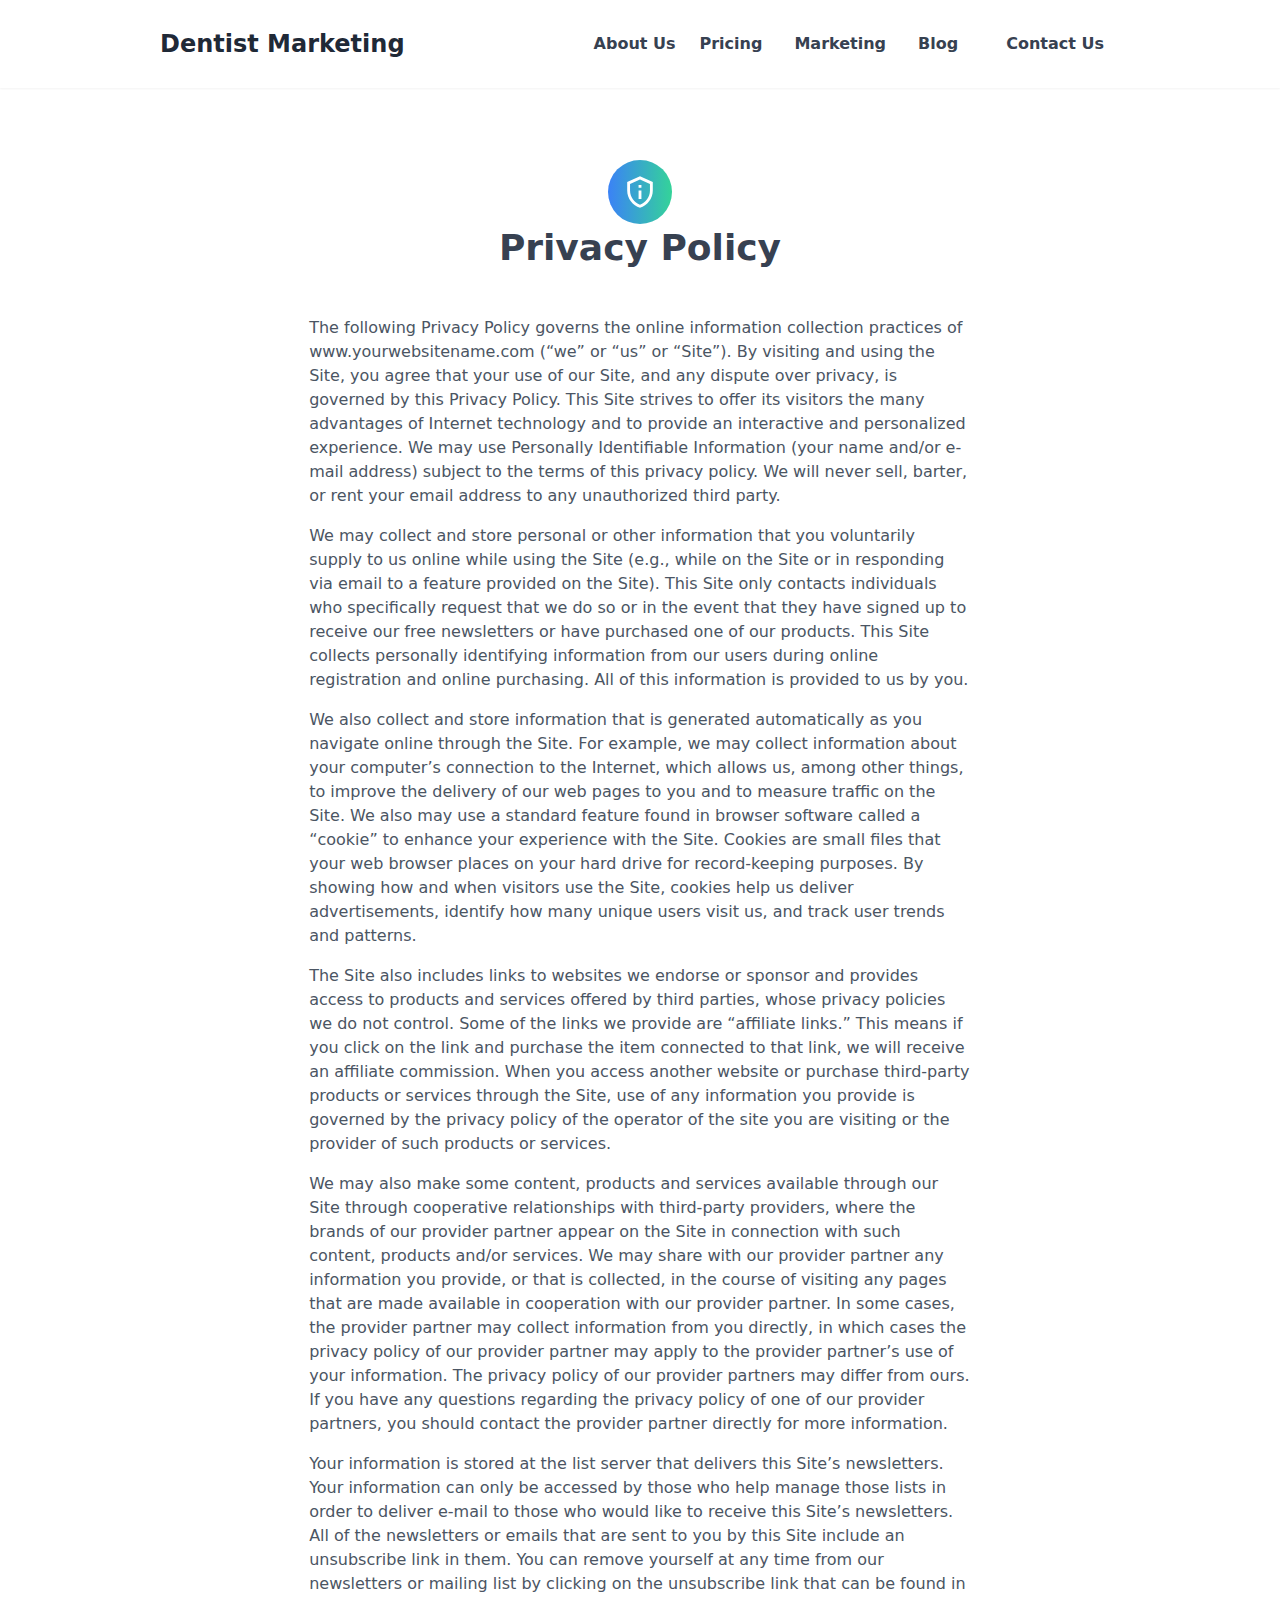
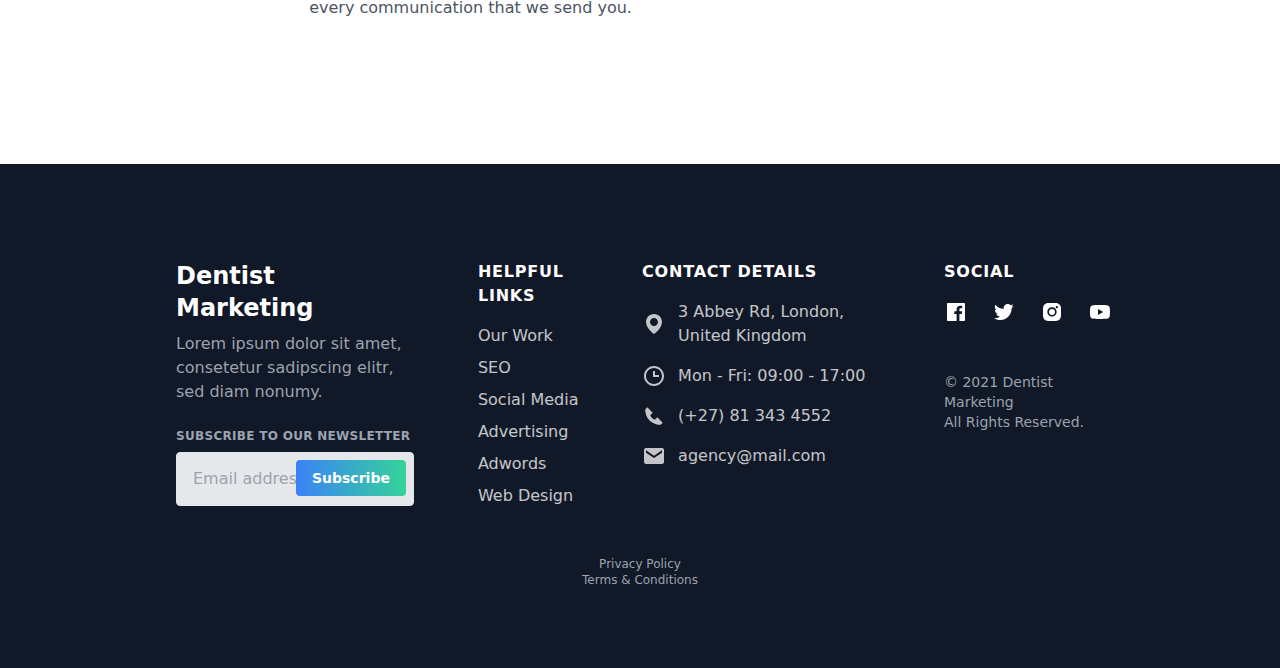
<file: src/privacy_policy.html>
<!DOCTYPE html>
<html lang="en">

<head>
  <meta charset="UTF-8" />
  <meta content="IE=edge" http-equiv="X-UA-Compatible" />
  <meta name="viewport" content="width=device-width, initial-scale=1.0" />

  <!-- Meta Description -->
  <meta content="" name="description" />

  <!-- CSS Stylesheets -->
  <link rel="stylesheet" href="styles/index.css" />

  <!--FAVICON-->
  <link href="images/agency-favicon.ico" rel="icon" />
  <title>Tailwind Agency</title>
</head>


<body class="font-sans text-gray-900">

  <main class="w-full">

    <!-- start header -->
    <header class="absolute top-0 left-0 w-full z-50 px-4 shadow-sm sm:px-8 lg:px-16 xl:px-40 2xl:px-64 bg-white">

      <div class="flex flex-wrap items-center justify-between py-6">
        <div class=" md:w-auto">
          <a href='/' class='text-gray-800 font-bold text-2xl'>
            Dentist Marketing
          </a>
        </div>

        <div>

          <button id="nav_toggle" class="h-8 w-8 md:hidden">
            <svg class="h-full w-auto" xmlns="http://www.w3.org/2000/svg" width="192" height="192" fill="black"
              viewBox="0 0 256 256">
              <rect width="256" height="256" fill="none"></rect>
              <line x1="40" y1="128" x2="216" y2="128" stroke="black" stroke-linecap="round" stroke-linejoin="round"
                stroke-width="16"></line>
              <line x1="40" y1="64" x2="216" y2="64" stroke="black" stroke-linecap="round" stroke-linejoin="round"
                stroke-width="16"></line>
              <line x1="40" y1="192" x2="216" y2="192" stroke="black" stroke-linecap="round" stroke-linejoin="round"
                stroke-width="16"></line>
            </svg>
          </button>

          <div id="nav_content" class="absolute right-0 hidden md:block md:relative w-full md:w-auto">
            <nav
              class="w-full bg-white md:bg-transparent rounded shadow-lg px-6 py-4 mt-4 text-center md:p-0 md:mt-0 md:shadow-none">
              <ul class="md:flex items-center">
                <li><a class="py-2 inline-block md:text-gray-700 md:hidden lg:block font-semibold hover:underline"
                    href="/about_us.html">About
                    Us</a>
                </li>
                <li class="md:ml-4"><a class="py-2 inline-block md:text-gray-700 md:px-2 font-semibold hover:underline"
                    href="/pricing.html">Pricing</a></li>
                <li class="md:ml-4"><a class="py-2 inline-block md:text-gray-700 md:px-2 font-semibold hover:underline"
                    href="/marketing.html">Marketing</a></li>
                <li class="md:ml-4 md:hidden lg:block"><a
                    class="py-2 inline-block md:text-gray-700 md:px-2 font-semibold hover:underline"
                    href="/blog.html">Blog</a>
                </li>
                <li class="md:ml-6 mt-3 md:mt-0">
                  <a class='inline-block font-semibold px-4 py-2 text-gray-50 bg-green-400 md:bg-transparent md:text-gray-700 border-gray-700 rounded hover:bg-green-400 hover:text-green-50 hover:border-white'
                    href='/contact_us.html'>Contact Us</a>
                </li>
              </ul>
            </nav>
          </div>
        </div>
      </div>
    </header>
    <!-- end header -->

    <!-- Start of Privacy Policy text-->
    <section class="pt-24 pb-40 lg:pt-40 lg:pb-32 flex justify-center">
      <article class="max-w-screen-xl lg:mx-8">
        <div class="flex flex-col items-center justify-center">
          <div class="inline-block p-3 lg:p-4 rounded-full mb-1 bg-gradient-to-r from-blue-500 to-green-400">
            <svg class="h-8 w-8" width="24" height="30" viewBox="0 0 24 30" fill="none"
              xmlns="http://www.w3.org/2000/svg">
              <path
                d="M12 3.25333L21.3333 7.4V13.6667C21.3333 19.6933 17.36 25.2533 12 26.9067C6.64 25.2533 2.66667 19.6933 2.66667 13.6667V7.4L12 3.25333ZM12 0.333328L0 5.66666V13.6667C0 21.0667 5.12 27.9867 12 29.6667C18.88 27.9867 24 21.0667 24 13.6667V5.66666L12 0.333328ZM10.6667 8.33333H13.3333V11H10.6667V8.33333ZM10.6667 13.6667H13.3333V21.6667H10.6667V13.6667Z"
                fill="white" />
            </svg>
          </div>
          <h1 class="text-3xl lg:text-4xl text-center mx-4 lg:mx-0 font-semibold text-gray-700">Privacy Policy</h1>
        </div>
        <!-- Privacy Policy Text -->
        <div class="max-w-prose mx-6 lg:mx-auto text-gray-600 mt-12">
          <p class="mb-4">The following Privacy Policy governs the online information collection practices of
            www.yourwebsitename.com (“we” or “us” or “Site”). By visiting and using the Site, you agree that your use of
            our Site, and any dispute over privacy, is governed by this Privacy Policy. This Site strives to offer its
            visitors the many advantages of Internet technology and to provide an interactive and personalized
            experience.
            We may use Personally Identifiable Information (your name and/or e-mail address) subject to the terms of
            this
            privacy policy. We will never sell, barter, or rent your email address to any unauthorized third party.</p>

          <p class="mb-4">We may collect and store personal or other information that you voluntarily supply to us
            online
            while using the Site (e.g., while on the Site or in responding via email to a feature provided on the Site).
            This Site only contacts individuals who specifically request that we do so or in the event that they have
            signed up to receive our free newsletters or have purchased one of our products. This Site collects
            personally
            identifying information from our users during online registration and online purchasing. All of this
            information is provided to us by you.</p>

          <p class="mb-4">We also collect and store information that is generated automatically as you navigate online
            through the Site. For example, we may collect information about your computer’s connection to the Internet,
            which allows us, among other things, to improve the delivery of our web pages to you and to measure traffic
            on
            the Site. We also may use a standard feature found in browser software called a “cookie” to enhance your
            experience with the Site. Cookies are small files that your web browser places on your hard drive for
            record-keeping purposes. By showing how and when visitors use the Site, cookies help us deliver
            advertisements, identify how many unique users visit us, and track user trends and patterns.</p>

          <p class="mb-4">The Site also includes links to websites we endorse or sponsor and provides access to products
            and services offered by third parties, whose privacy policies we do not control. Some of the links we
            provide
            are “affiliate links.” This means if you click on the link and purchase the item connected to that link, we
            will receive an affiliate commission. When you access another website or purchase third-party products or
            services through the Site, use of any information you provide is governed by the privacy policy of the
            operator of the site you are visiting or the provider of such products or services.</p>

          <p class="mb-4">We may also make some content, products and services available through our Site through
            cooperative relationships with third-party providers, where the brands of our provider partner appear on the
            Site in connection with such content, products and/or services. We may share with our provider partner any
            information you provide, or that is collected, in the course of visiting any pages that are made available
            in
            cooperation with our provider partner. In some cases, the provider partner may collect information from you
            directly, in which cases the privacy policy of our provider partner may apply to the provider partner’s use
            of
            your information. The privacy policy of our provider partners may differ from ours. If you have any
            questions
            regarding the privacy policy of one of our provider partners, you should contact the provider partner
            directly
            for more information.</p>

          <p class="mb-4">Your information is stored at the list server that delivers this Site’s newsletters. Your
            information can only be accessed by those who help manage those lists in order to deliver e-mail to those
            who
            would like to receive this Site’s newsletters. All of the newsletters or emails that are sent to you by this
            Site include an unsubscribe link in them. You can remove yourself at any time from our newsletters or
            mailing
            list by clicking on the unsubscribe link that can be found in every communication that we send you.</p>

        </div>
        </div>
      </article>
    </section>


    <!-- start footer -->
    <footer class="relative bg-gray-900 text-white px-4 sm:px-8 lg:px-16 xl:px-40 2xl:px-64 pt-12 pb-20 md:pt-24">
      <div class="flex flex-col lg:flex-row">
        <div class="w-full md:w-1/2 lg:w-2/6 lg:mx-4 lg:pr-8">
          <h3 class="font-bold text-2xl">Dentist Marketing</h3>
          <p class="mt-2 text-gray-400">Lorem ipsum dolor sit amet, consetetur sadipscing elitr, sed diam
            nonumy.</p>

          <!-- Subscribe form -->
          <!-- Subscribe form -->
          <form name="subscribe" data-netlify="true" autocomplete="off" netlify-honeypot="bot-field"
            class="flex items-center mt-6">
            <p class="hidden">
              <label>Don’t fill this out if you’re human: <input name="bot-field" /></label>
            </p>
            <div class="w-full">
              <label class="block uppercase tracking-wide text-gray-400 text-xs font-semibold mb-2"
                for="grid-last-name">
                Subscribe to our Newsletter
              </label>
              <div class="relative">
                <input
                  class="appearance-none block w-full bg-gray-200 text-gray-700 border border-gray-200 rounded py-4 px-4 leading-tight focus:outline-none focus:bg-white focus:border-gray-500"
                  type="email" placeholder="Email address...">

                <button type="submit"
                  class="bg-gradient-to-r from-blue-500 to-green-400 text-white hover:from-green-400 hover:to-blue-500 px-4 py-2 text-sm font-bold rounded absolute top-0 right-0 my-2 mr-2">Subscribe</button>
                <span id="success"
                  class="hidden mt-2 px-4 py-2 font-medium border rounded-sm border-green-500 bg-green-100 text-green-600">Thanks!
                  We'll be in touch soon.</span>
                <span id="error"
                  class="hidden mt-2 px-4 py-2 font-medium border rounded-sm border-red-500 bg-red-100 text-red-600">Whoops...
                  Something went wrong.</span>
              </div>
            </div>
          </form>
        </div>

        <div class="w-full md:w-1/8 lg:w-1/6 mt-20 lg:mt-0 lg:mx-4">
          <h5 class="uppercase tracking-wider font-semibold">Helpful Links</h5>
          <ul class="mt-4">
            <li class="mt-2"><a href="/our_work.html" title="" class="opacity-75 hover:opacity-100">Our
                Work</a></li>
            <li class="mt-2"><a href="/seo_for_dentists.html" title="" class="opacity-75 hover:opacity-100">SEO</a></li>
            <li class="mt-2"><a href="/social_media.html" title="" class="opacity-75 hover:opacity-100">Social Media</a>
            </li>
            <li class="mt-2"><a href="/online_advertising.html" title=""
                class="opacity-75 hover:opacity-100">Advertising</a>
            </li>
            <li class="mt-2"><a href="/ppc_for_dentists.html" title="" class="opacity-75 hover:opacity-100">Adwords</a>
            </li>
            <li class="mt-2"><a href="/dentist_web_design.html" title="" class="opacity-75 hover:opacity-100">Web
                Design</a>
            </li>
          </ul>
        </div>

        <div class="w-full lg:w-2/6 mt-20 lg:mt-0 lg:mx-4 lg:pr-8">
          <h5 class="uppercase tracking-wider font-semibold">Contact Details</h5>
          <ul class="mt-4">
            <li>
              <a href="#" title="" class="flex items-center opacity-75 hover:opacity-100">
                <span>
                  <svg xmlns="http://www.w3.org/2000/svg" width="24" height="24" viewBox="0 0 24 24"
                    class="fill-current">
                    <path
                      d="M12,2C7.589,2,4,5.589,4,9.995C3.971,16.44,11.696,21.784,12,22c0,0,8.029-5.56,8-12C20,5.589,16.411,2,12,2z M12,14 c-2.21,0-4-1.79-4-4s1.79-4,4-4s4,1.79,4,4S14.21,14,12,14z" />
                  </svg>
                </span>
                <span class="ml-3">
                  3 Abbey Rd, London, United Kingdom
                </span>
              </a>
            </li>
            <li class="mt-4">
              <a href="#" title="" class="flex items-center opacity-75 hover:opacity-100">
                <span>
                  <svg xmlns="http://www.w3.org/2000/svg" width="24" height="24" viewBox="0 0 24 24"
                    class="fill-current">
                    <path
                      d="M12,2C6.486,2,2,6.486,2,12s4.486,10,10,10c5.514,0,10-4.486,10-10S17.514,2,12,2z M12,20c-4.411,0-8-3.589-8-8 s3.589-8,8-8s8,3.589,8,8S16.411,20,12,20z" />
                    <path d="M13 7L11 7 11 13 17 13 17 11 13 11z" />
                  </svg>
                </span>
                <span class="ml-3">
                  Mon - Fri: 09:00 - 17:00<br>
                </span>
              </a>
            </li>
            <li class="mt-4">
              <a href="#" title="" class="flex items-center opacity-75 hover:opacity-100">
                <span>
                  <svg xmlns="http://www.w3.org/2000/svg" width="24" height="24" viewBox="0 0 24 24"
                    class="fill-current">
                    <path
                      d="M14.594,13.994l-1.66,1.66c-0.577-0.109-1.734-0.471-2.926-1.66c-1.193-1.193-1.553-2.354-1.661-2.926l1.661-1.66 l0.701-0.701L5.295,3.293L4.594,3.994l-1,1C3.42,5.168,3.316,5.398,3.303,5.643c-0.015,0.25-0.302,6.172,4.291,10.766 C11.6,20.414,16.618,20.707,18,20.707c0.202,0,0.326-0.006,0.358-0.008c0.245-0.014,0.476-0.117,0.649-0.291l1-1l0.697-0.697 l-5.414-5.414L14.594,13.994z" />
                  </svg>
                </span>
                <span class="ml-3">
                  (+27) 81 343 4552

                </span>
              </a>
            </li>
            <li class="mt-4">
              <a href="#" title="" class="flex items-center opacity-75 hover:opacity-100">
                <span>
                  <svg xmlns="http://www.w3.org/2000/svg" width="24" height="24" viewBox="0 0 24 24"
                    class="fill-current">
                    <path
                      d="M20,4H4C2.896,4,2,4.896,2,6v12c0,1.104,0.896,2,2,2h16c1.104,0,2-0.896,2-2V6C22,4.896,21.104,4,20,4z M20,8.7l-8,5.334 L4,8.7V6.297l8,5.333l8-5.333V8.7z" />
                  </svg>
                </span>
                <span class="ml-3">
                  agency@mail.com
                </span>
              </a>
            </li>
          </ul>
        </div>

        <div class="w-full md:w-1/8 lg:w-1/6 mt-20 lg:mt-0 lg:mx-4">
          <h5 class="uppercase tracking-wider font-semibold">Social</h5>
          <ul class="mt-4 flex">
            <li>
              <a href="#" target="_blank" title="">
                <svg xmlns="http://www.w3.org/2000/svg" width="24" height="24" viewBox="0 0 24 24" class="fill-current">
                  <path
                    d="M20,3H4C3.447,3,3,3.448,3,4v16c0,0.552,0.447,1,1,1h8.615v-6.96h-2.338v-2.725h2.338v-2c0-2.325,1.42-3.592,3.5-3.592	c0.699-0.002,1.399,0.034,2.095,0.107v2.42h-1.435c-1.128,0-1.348,0.538-1.348,1.325v1.735h2.697l-0.35,2.725h-2.348V21H20	c0.553,0,1-0.448,1-1V4C21,3.448,20.553,3,20,3z" />
                </svg>
              </a>
            </li>

            <li class="ml-6">
              <a href="#" target="_blank" title="">
                <svg xmlns="http://www.w3.org/2000/svg" width="24" height="24" viewBox="0 0 24 24" class="fill-current">
                  <path
                    d="M19.633,7.997c0.013,0.175,0.013,0.349,0.013,0.523c0,5.325-4.053,11.461-11.46,11.461c-2.282,0-4.402-0.661-6.186-1.809	c0.324,0.037,0.636,0.05,0.973,0.05c1.883,0,3.616-0.636,5.001-1.721c-1.771-0.037-3.255-1.197-3.767-2.793	c0.249,0.037,0.499,0.062,0.761,0.062c0.361,0,0.724-0.05,1.061-0.137c-1.847-0.374-3.23-1.995-3.23-3.953v-0.05	c0.537,0.299,1.16,0.486,1.82,0.511C3.534,9.419,2.823,8.184,2.823,6.787c0-0.748,0.199-1.434,0.548-2.032	c1.983,2.443,4.964,4.04,8.306,4.215c-0.062-0.3-0.1-0.611-0.1-0.923c0-2.22,1.796-4.028,4.028-4.028	c1.16,0,2.207,0.486,2.943,1.272c0.91-0.175,1.782-0.512,2.556-0.973c-0.299,0.935-0.936,1.721-1.771,2.22	c0.811-0.088,1.597-0.312,2.319-0.624C21.104,6.712,20.419,7.423,19.633,7.997z" />
                </svg>
              </a>
            </li>

            <li class="ml-6">
              <a href="#" target="_blank" title="">
                <svg xmlns="http://www.w3.org/2000/svg" width="24" height="24" viewBox="0 0 24 24" class="fill-current">
                  <path
                    d="M20.947,8.305c-0.011-0.757-0.151-1.508-0.419-2.216c-0.469-1.209-1.424-2.165-2.633-2.633 c-0.699-0.263-1.438-0.404-2.186-0.42C14.747,2.993,14.442,2.981,12,2.981s-2.755,0-3.71,0.055 c-0.747,0.016-1.486,0.157-2.185,0.42C4.896,3.924,3.94,4.88,3.472,6.089C3.209,6.788,3.067,7.527,3.053,8.274 c-0.043,0.963-0.056,1.268-0.056,3.71s0,2.754,0.056,3.71c0.015,0.748,0.156,1.486,0.419,2.187 c0.469,1.208,1.424,2.164,2.634,2.632c0.696,0.272,1.435,0.426,2.185,0.45c0.963,0.043,1.268,0.056,3.71,0.056s2.755,0,3.71-0.056 c0.747-0.015,1.486-0.156,2.186-0.419c1.209-0.469,2.164-1.425,2.633-2.633c0.263-0.7,0.404-1.438,0.419-2.187 c0.043-0.962,0.056-1.267,0.056-3.71C21.003,9.572,21.003,9.262,20.947,8.305z M11.994,16.602c-2.554,0-4.623-2.069-4.623-4.623 s2.069-4.623,4.623-4.623c2.552,0,4.623,2.069,4.623,4.623S14.546,16.602,11.994,16.602z M16.801,8.263 c-0.597,0-1.078-0.482-1.078-1.078s0.481-1.078,1.078-1.078c0.595,0,1.077,0.482,1.077,1.078S17.396,8.263,16.801,8.263z" />
                  <circle cx="11.994" cy="11.979" r="3.003" />
                </svg>
              </a>
            </li>

            <li class="ml-6">
              <a href="#" target="_blank" title="">
                <svg xmlns="http://www.w3.org/2000/svg" width="24" height="24" viewBox="0 0 24 24" class="fill-current">
                  <path
                    d="M21.593,7.203c-0.23-0.858-0.905-1.535-1.762-1.766C18.265,5.007,12,5,12,5S5.736,4.993,4.169,5.404	c-0.84,0.229-1.534,0.921-1.766,1.778c-0.413,1.566-0.417,4.814-0.417,4.814s-0.004,3.264,0.406,4.814	c0.23,0.857,0.905,1.534,1.763,1.765c1.582,0.43,7.83,0.437,7.83,0.437s6.265,0.007,7.831-0.403c0.856-0.23,1.534-0.906,1.767-1.763	C21.997,15.281,22,12.034,22,12.034S22.02,8.769,21.593,7.203z M9.996,15.005l0.005-6l5.207,3.005L9.996,15.005z" />
                </svg>
              </a>
            </li>
          </ul>

          <p class="text-sm text-gray-400 mt-12">© 2021 Dentist Marketing<span class="md:hidden">, </span> <br
              class="hidden lg:block">All Rights
            Reserved.
          </p>
        </div>
      </div>
      <div class="flex w-full flex-col items-center text-xs mt-12">
        <a class="text-gray-400 hover:text-gray-300" href="/privacy_policy.html" rel="nofollow">Privacy
          Policy</a>
        <a class="text-gray-400 hover:text-gray-300" href="/terms_and_conditions.html" rel="nofollow">Terms
          &amp;
          Conditions</a>
      </div>
    </footer>
    <!-- end footer -->
  </main>

</body>

<script src="js/index.js"></script>
<script src="js/form.js"></script>


</html>
</file>
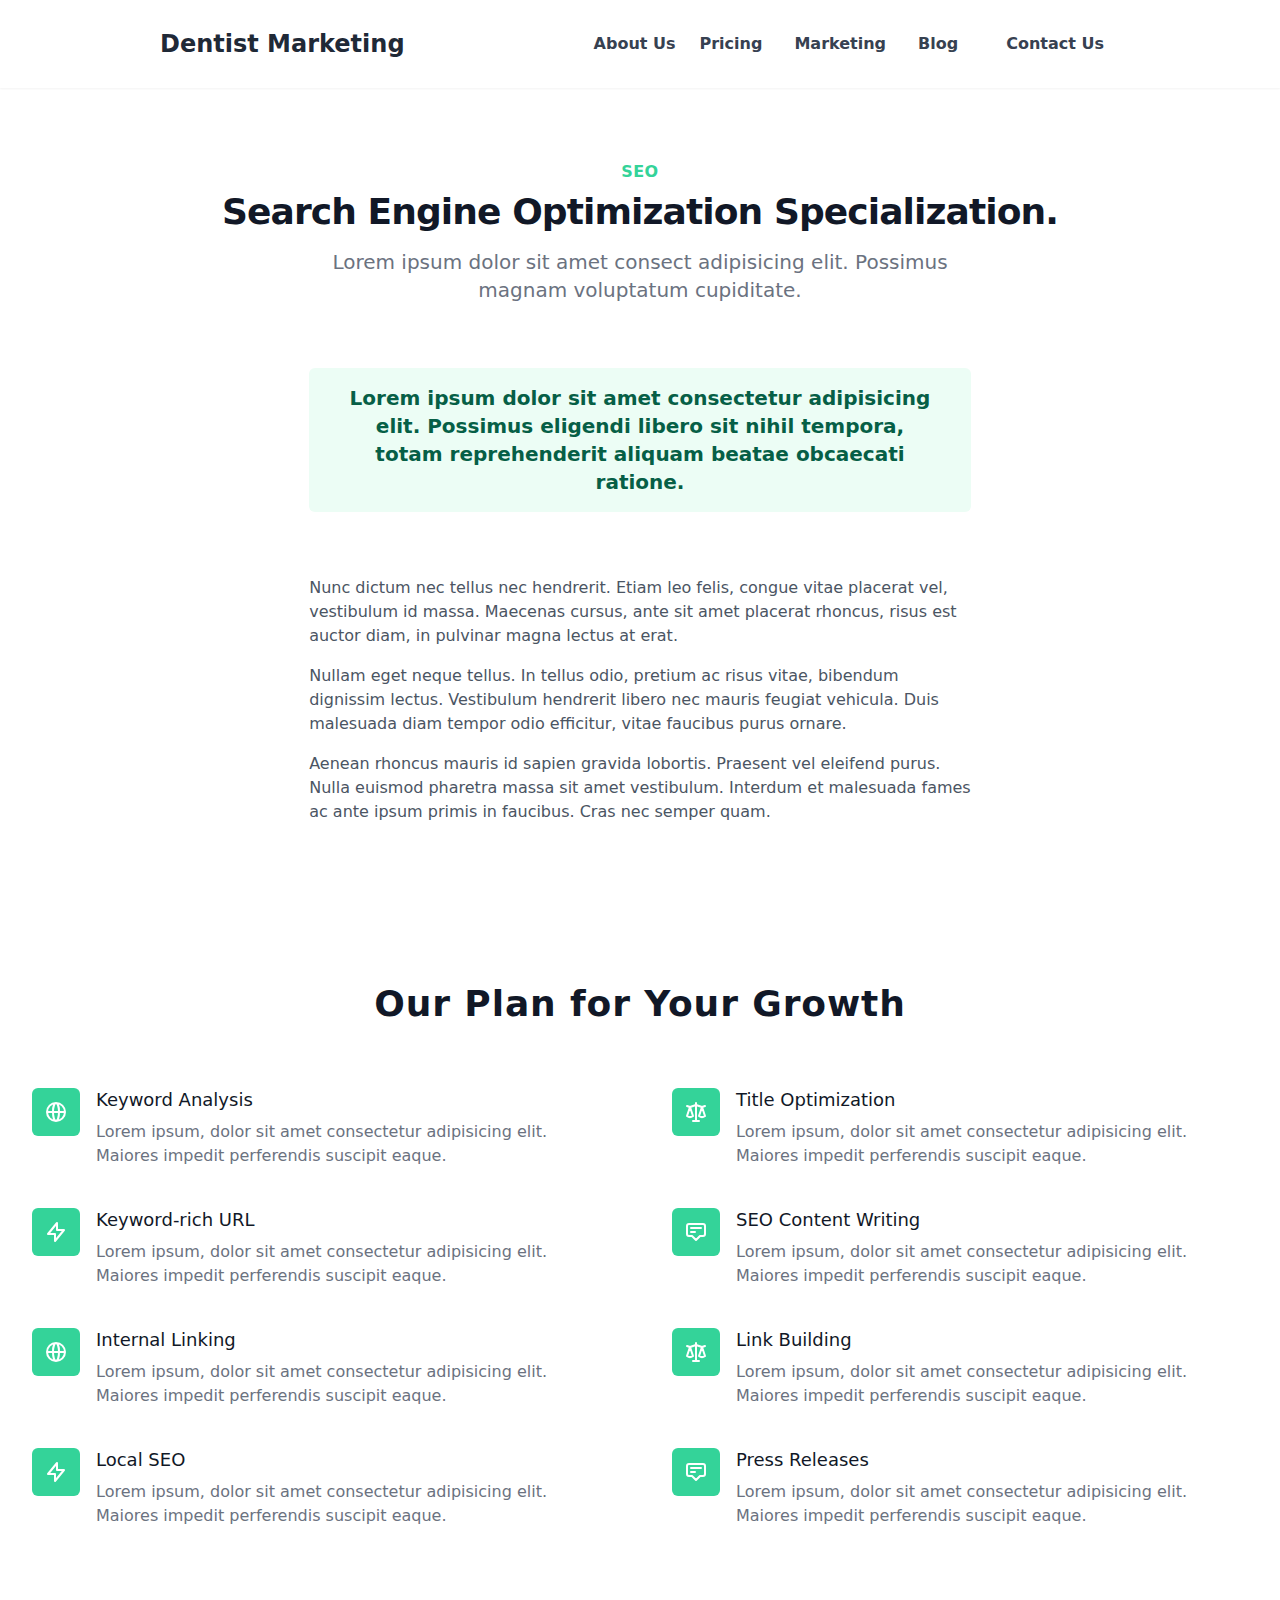
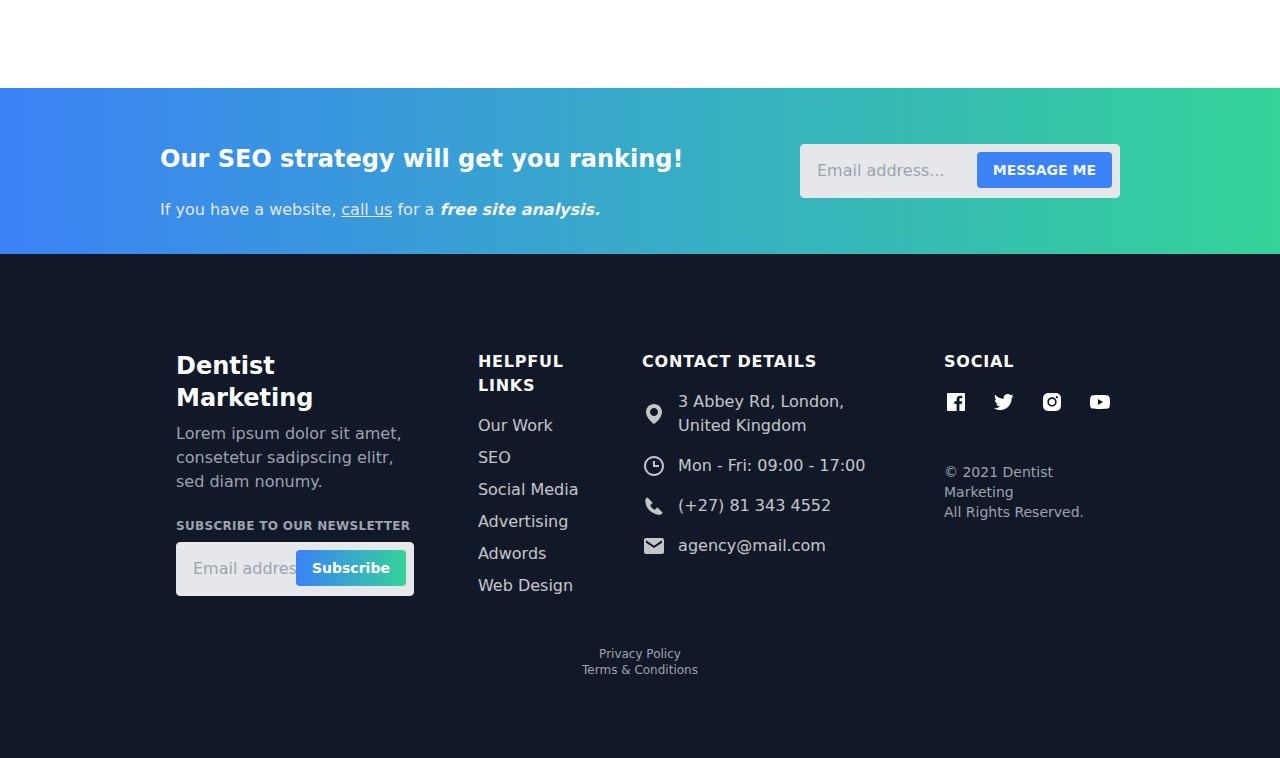
<file: src/seo_for_dentists.html>
<!DOCTYPE html>
<html lang="en">

<head>
    <meta charset="UTF-8" />
    <meta content="IE=edge" http-equiv="X-UA-Compatible" />
    <meta name="viewport" content="width=device-width, initial-scale=1.0" />

    <!-- Meta Description -->
    <meta content="" name="description" />

    <!-- CSS Stylesheets -->
    <link rel="stylesheet" href="styles/index.css" />

    <!--FAVICON-->
    <link href="images/agency-favicon.ico" rel="icon" />
    <title>Tailwind Agency</title>
</head>


<body class="font-sans text-gray-900">

    <main class="w-full">

        <!-- start header -->
        <header class="absolute top-0 left-0 w-full z-50 px-4 shadow-sm sm:px-8 lg:px-16 xl:px-40 2xl:px-64 bg-white">

            <div class="flex flex-wrap items-center justify-between py-6">
                <div class=" md:w-auto">
                    <a href='/' class='text-gray-800 font-bold text-2xl'>
                        Dentist Marketing
                    </a>
                </div>

                <div>

                    <button id="nav_toggle" class="h-8 w-8 md:hidden">
                        <svg class="h-full w-auto" xmlns="http://www.w3.org/2000/svg" width="192" height="192"
                            fill="black" viewBox="0 0 256 256">
                            <rect width="256" height="256" fill="none"></rect>
                            <line x1="40" y1="128" x2="216" y2="128" stroke="black" stroke-linecap="round"
                                stroke-linejoin="round" stroke-width="16"></line>
                            <line x1="40" y1="64" x2="216" y2="64" stroke="black" stroke-linecap="round"
                                stroke-linejoin="round" stroke-width="16"></line>
                            <line x1="40" y1="192" x2="216" y2="192" stroke="black" stroke-linecap="round"
                                stroke-linejoin="round" stroke-width="16"></line>
                        </svg>
                    </button>

                    <div id="nav_content" class="absolute right-0 hidden md:block md:relative w-full md:w-auto">
                        <nav
                            class="w-full bg-white md:bg-transparent rounded shadow-lg px-6 py-4 mt-4 text-center md:p-0 md:mt-0 md:shadow-none">
                            <ul class="md:flex items-center">
                                <li><a class="py-2 inline-block md:text-gray-700 md:hidden lg:block font-semibold hover:underline"
                                        href="/about_us.html">About
                                        Us</a>
                                </li>
                                <li class="md:ml-4"><a
                                        class="py-2 inline-block md:text-gray-700 md:px-2 font-semibold hover:underline"
                                        href="/pricing.html">Pricing</a></li>
                                <li class="md:ml-4"><a
                                        class="py-2 inline-block md:text-gray-700 md:px-2 font-semibold hover:underline"
                                        href="/marketing.html">Marketing</a></li>
                                <li class="md:ml-4 md:hidden lg:block"><a
                                        class="py-2 inline-block md:text-gray-700 md:px-2 font-semibold hover:underline"
                                        href="/blog.html">Blog</a>
                                </li>
                                <li class="md:ml-6 mt-3 md:mt-0">
                                    <a class='inline-block font-semibold px-4 py-2 text-gray-50 bg-green-400 md:bg-transparent md:text-gray-700 border-gray-700 rounded hover:bg-green-400 hover:text-green-50 hover:border-white'
                                        href='/contact_us.html'>Contact Us</a>
                                </li>
                            </ul>
                        </nav>
                    </div>
                </div>
            </div>
        </header>
        <!-- end header -->


        <!-- Start of PPC section-->
        <div class="py-32 md:py-40 bg-white">
            <div class="max-w-7xl mx-auto px-4 sm:px-6 lg:px-8">
                <div class="lg:text-center mb-8">
                    <h2 class="text-base text-green-400 font-semibold tracking-wide uppercase">SEO</h2>
                    <p class="mt-2 text-3xl leading-8 font-extrabold tracking-tight text-gray-900 sm:text-4xl">
                        Search Engine Optimization Specialization.
                    </p>
                    <p class="mt-4 max-w-2xl text-xl text-gray-500 lg:mx-auto">
                        Lorem ipsum dolor sit amet consect adipisicing elit. Possimus magnam voluptatum cupiditate.
                    </p>
                </div>

                <!-- Start of SEO explanation -->
                <div class="max-w-prose mx-2 lg:mx-auto mb-24 lg:mb-40 text-gray-600">
                    <p
                        class="my-16 px-4 py-4 lg:px-8 rounded-md text-center text-lg lg:text-xl font-semibold text-green-800 bg-green-50">
                        Lorem
                        ipsum dolor
                        sit
                        amet
                        consectetur
                        adipisicing elit. Possimus eligendi libero sit nihil tempora, totam reprehenderit aliquam beatae
                        obcaecati
                        ratione.</p>
                    <!-- Main Explanation Body-->
                    <p class="mb-4">Nunc dictum nec tellus nec hendrerit. Etiam leo felis, congue vitae placerat vel,
                        vestibulum
                        id
                        massa. Maecenas cursus, ante sit amet placerat rhoncus, risus est auctor diam, in pulvinar magna
                        lectus at
                        erat.</p>
                    <p class="mb-4">Nullam eget neque tellus. In tellus odio, pretium ac risus vitae, bibendum dignissim
                        lectus.
                        Vestibulum hendrerit libero nec mauris feugiat vehicula. Duis malesuada diam tempor odio
                        efficitur, vitae
                        faucibus purus ornare.</p>
                    <p class="mb-4">Aenean rhoncus mauris id sapien gravida lobortis. Praesent vel eleifend purus. Nulla
                        euismod
                        pharetra massa sit amet vestibulum. Interdum et malesuada fames ac ante ipsum primis in
                        faucibus. Cras nec
                        semper quam.</p>
                </div>

                <!-- Start of 'Our Plan to Help You Grow' -->
                <div class="">
                    <h1 class="text-4xl font-semibold text-center mb-16">
                        <span class="text-gray-900 tracking-wide">Our Plan for Your Growth</span>
                    </h1>
                    <dl class="space-y-10 md:space-y-0 md:grid md:grid-cols-2 md:gap-x-16 md:gap-y-10">
                        <div class="flex">
                            <div class="flex-shrink-0">
                                <div
                                    class="flex items-center justify-center h-12 w-12 rounded-md bg-green-400 text-white">
                                    <svg class="h-6 w-6" xmlns="http://www.w3.org/2000/svg" fill="none"
                                        viewBox="0 0 24 24" stroke="currentColor" aria-hidden="true">
                                        <path stroke-linecap="round" stroke-linejoin="round" stroke-width="2"
                                            d="M21 12a9 9 0 01-9 9m9-9a9 9 0 00-9-9m9 9H3m9 9a9 9 0 01-9-9m9 9c1.657 0 3-4.03 3-9s-1.343-9-3-9m0 18c-1.657 0-3-4.03-3-9s1.343-9 3-9m-9 9a9 9 0 019-9" />
                                    </svg>
                                </div>
                            </div>
                            <div class="ml-4">
                                <dt class="text-lg leading-6 font-medium text-gray-900">
                                    Keyword Analysis
                                </dt>
                                <dd class="mt-2 text-base text-gray-500">
                                    Lorem ipsum, dolor sit amet consectetur adipisicing elit. Maiores impedit
                                    perferendis
                                    suscipit eaque.
                                </dd>
                            </div>
                        </div>

                        <div class="flex">
                            <div class="flex-shrink-0">
                                <div
                                    class="flex items-center justify-center h-12 w-12 rounded-md bg-green-400 text-white">
                                    <svg class="h-6 w-6" xmlns="http://www.w3.org/2000/svg" fill="none"
                                        viewBox="0 0 24 24" stroke="currentColor" aria-hidden="true">
                                        <path stroke-linecap="round" stroke-linejoin="round" stroke-width="2"
                                            d="M3 6l3 1m0 0l-3 9a5.002 5.002 0 006.001 0M6 7l3 9M6 7l6-2m6 2l3-1m-3 1l-3 9a5.002 5.002 0 006.001 0M18 7l3 9m-3-9l-6-2m0-2v2m0 16V5m0 16H9m3 0h3" />
                                    </svg>
                                </div>
                            </div>
                            <div class="ml-4">
                                <dt class="text-lg leading-6 font-medium text-gray-900">
                                    Title Optimization
                                </dt>
                                <dd class="mt-2 text-base text-gray-500">
                                    Lorem ipsum, dolor sit amet consectetur adipisicing elit. Maiores impedit
                                    perferendis
                                    suscipit eaque.
                                </dd>
                            </div>
                        </div>

                        <div class="flex">
                            <div class="flex-shrink-0">
                                <div
                                    class="flex items-center justify-center h-12 w-12 rounded-md bg-green-400 text-white">
                                    <svg class="h-6 w-6" xmlns="http://www.w3.org/2000/svg" fill="none"
                                        viewBox="0 0 24 24" stroke="currentColor" aria-hidden="true">
                                        <path stroke-linecap="round" stroke-linejoin="round" stroke-width="2"
                                            d="M13 10V3L4 14h7v7l9-11h-7z" />
                                    </svg>
                                </div>
                            </div>
                            <div class="ml-4">
                                <dt class="text-lg leading-6 font-medium text-gray-900">
                                    Keyword-rich URL
                                </dt>
                                <dd class="mt-2 text-base text-gray-500">
                                    Lorem ipsum, dolor sit amet consectetur adipisicing elit. Maiores impedit
                                    perferendis
                                    suscipit eaque.
                                </dd>
                            </div>
                        </div>

                        <div class="flex">
                            <div class="flex-shrink-0">
                                <div
                                    class="flex items-center justify-center h-12 w-12 rounded-md bg-green-400 text-white">
                                    <svg class="h-6 w-6" xmlns="http://www.w3.org/2000/svg" fill="none"
                                        viewBox="0 0 24 24" stroke="currentColor" aria-hidden="true">
                                        <path stroke-linecap="round" stroke-linejoin="round" stroke-width="2"
                                            d="M7 8h10M7 12h4m1 8l-4-4H5a2 2 0 01-2-2V6a2 2 0 012-2h14a2 2 0 012 2v8a2 2 0 01-2 2h-3l-4 4z" />
                                    </svg>
                                </div>
                            </div>
                            <div class="ml-4">
                                <dt class="text-lg leading-6 font-medium text-gray-900">
                                    SEO Content Writing
                                </dt>
                                <dd class="mt-2 text-base text-gray-500">
                                    Lorem ipsum, dolor sit amet consectetur adipisicing elit. Maiores impedit
                                    perferendis
                                    suscipit eaque.
                                </dd>
                            </div>
                        </div>

                        <div class="flex">
                            <div class="flex-shrink-0">
                                <div
                                    class="flex items-center justify-center h-12 w-12 rounded-md bg-green-400 text-white">
                                    <svg class="h-6 w-6" xmlns="http://www.w3.org/2000/svg" fill="none"
                                        viewBox="0 0 24 24" stroke="currentColor" aria-hidden="true">
                                        <path stroke-linecap="round" stroke-linejoin="round" stroke-width="2"
                                            d="M21 12a9 9 0 01-9 9m9-9a9 9 0 00-9-9m9 9H3m9 9a9 9 0 01-9-9m9 9c1.657 0 3-4.03 3-9s-1.343-9-3-9m0 18c-1.657 0-3-4.03-3-9s1.343-9 3-9m-9 9a9 9 0 019-9" />
                                    </svg>
                                </div>
                            </div>
                            <div class="ml-4">
                                <dt class="text-lg leading-6 font-medium text-gray-900">
                                    Internal Linking
                                </dt>
                                <dd class="mt-2 text-base text-gray-500">
                                    Lorem ipsum, dolor sit amet consectetur adipisicing elit. Maiores impedit
                                    perferendis
                                    suscipit eaque.
                                </dd>
                            </div>
                        </div>

                        <div class="flex">
                            <div class="flex-shrink-0">
                                <div
                                    class="flex items-center justify-center h-12 w-12 rounded-md bg-green-400 text-white">
                                    <svg class="h-6 w-6" xmlns="http://www.w3.org/2000/svg" fill="none"
                                        viewBox="0 0 24 24" stroke="currentColor" aria-hidden="true">
                                        <path stroke-linecap="round" stroke-linejoin="round" stroke-width="2"
                                            d="M3 6l3 1m0 0l-3 9a5.002 5.002 0 006.001 0M6 7l3 9M6 7l6-2m6 2l3-1m-3 1l-3 9a5.002 5.002 0 006.001 0M18 7l3 9m-3-9l-6-2m0-2v2m0 16V5m0 16H9m3 0h3" />
                                    </svg>
                                </div>
                            </div>
                            <div class="ml-4">
                                <dt class="text-lg leading-6 font-medium text-gray-900">
                                    Link Building
                                </dt>
                                <dd class="mt-2 text-base text-gray-500">
                                    Lorem ipsum, dolor sit amet consectetur adipisicing elit. Maiores impedit
                                    perferendis
                                    suscipit eaque.
                                </dd>
                            </div>
                        </div>

                        <div class="flex">
                            <div class="flex-shrink-0">
                                <div
                                    class="flex items-center justify-center h-12 w-12 rounded-md bg-green-400 text-white">
                                    <svg class="h-6 w-6" xmlns="http://www.w3.org/2000/svg" fill="none"
                                        viewBox="0 0 24 24" stroke="currentColor" aria-hidden="true">
                                        <path stroke-linecap="round" stroke-linejoin="round" stroke-width="2"
                                            d="M13 10V3L4 14h7v7l9-11h-7z" />
                                    </svg>
                                </div>
                            </div>
                            <div class="ml-4">
                                <dt class="text-lg leading-6 font-medium text-gray-900">
                                    Local SEO
                                </dt>
                                <dd class="mt-2 text-base text-gray-500">
                                    Lorem ipsum, dolor sit amet consectetur adipisicing elit. Maiores impedit
                                    perferendis
                                    suscipit eaque.
                                </dd>
                            </div>
                        </div>

                        <div class="flex">
                            <div class="flex-shrink-0">
                                <div
                                    class="flex items-center justify-center h-12 w-12 rounded-md bg-green-400 text-white">
                                    <svg class="h-6 w-6" xmlns="http://www.w3.org/2000/svg" fill="none"
                                        viewBox="0 0 24 24" stroke="currentColor" aria-hidden="true">
                                        <path stroke-linecap="round" stroke-linejoin="round" stroke-width="2"
                                            d="M7 8h10M7 12h4m1 8l-4-4H5a2 2 0 01-2-2V6a2 2 0 012-2h14a2 2 0 012 2v8a2 2 0 01-2 2h-3l-4 4z" />
                                    </svg>
                                </div>
                            </div>
                            <div class="ml-4">
                                <dt class="text-lg leading-6 font-medium text-gray-900">
                                    Press Releases
                                </dt>
                                <dd class="mt-2 text-base text-gray-500">
                                    Lorem ipsum, dolor sit amet consectetur adipisicing elit. Maiores impedit
                                    perferendis
                                    suscipit eaque.
                                </dd>
                            </div>
                        </div>
                    </dl>
                </div>
            </div>
        </div>


        <!-- Start of CTA -->
        <section
            class="relative bg-gradient-to-r from-blue-500 to-green-400  px-4 sm:px-8 lg:px-16 xl:px-40 2xl:px-64 py-8">
            <div class="flex flex-col lg:flex-row items-center justify-between">
                <h2 class="text-2xl font-bold text-white">Our SEO strategy will get you ranking!</h2>
                <!-- CTA form -->
                <form name="seo_contact" data-netlify="true" autocomplete="off" netlify-honeypot="bot-field"
                    class="flex items-center mt-6 w-full md:w-auto">
                    <p class="hidden">
                        <label>Don’t fill this out if you’re human: <input name="bot-field" /></label>
                    </p>
                    <div class="w-full md:w-80">
                        <div class="relative">
                            <input
                                class="appearance-none block w-full bg-gray-200 text-gray-700 border border-gray-200 rounded py-4 px-4 leading-tight focus:outline-none focus:bg-white focus:border-gray-500"
                                type="email" placeholder="Email address..." required>

                            <button type="submit"
                                class="uppercase px-4 py-2 text-sm font-bold rounded absolute top-0 right-0 my-2 mr-2 bg-blue-500 text-blue-50 hover:bg-blue-700">Message
                                Me</button>
                            <span id="success"
                                class="hidden mt-2 px-4 py-2 font-medium border rounded-sm border-green-500 bg-green-100 text-green-600">Thanks!
                                We'll be in touch soon.</span>
                            <span id="error"
                                class="hidden mt-2 px-4 py-2 font-medium border rounded-sm border-red-500 bg-red-100 text-red-600">Whoops...
                                Something went wrong.</span>
                        </div>
                    </div>
                </form>
            </div>
            <span class="inline-block w-full mt-4 text-center lg:mt-0 lg:text-left font-medium text-gray-200">If you
                have a
                website, <a href="tel:0823253551" class="underline">call us</a> for
                a <span class="font-bold italic text-gray-100"> free site
                    analysis.</span></span>
        </section>
        <!-- end cta -->

        <!-- start footer -->
        <footer class="relative bg-gray-900 text-white px-4 sm:px-8 lg:px-16 xl:px-40 2xl:px-64 pt-12 pb-20 md:pt-24">
            <div class="flex flex-col lg:flex-row">
                <div class="w-full md:w-1/2 lg:w-2/6 lg:mx-4 lg:pr-8">
                    <h3 class="font-bold text-2xl">Dentist Marketing</h3>
                    <p class="mt-2 text-gray-400">Lorem ipsum dolor sit amet, consetetur sadipscing elitr, sed diam
                        nonumy.</p>

                    <!-- Subscribe form -->
                    <!-- Subscribe form -->
                    <form name="subscribe" data-netlify="true" autocomplete="off" netlify-honeypot="bot-field"
                        class="flex items-center mt-6">
                        <p class="hidden">
                            <label>Don’t fill this out if you’re human: <input name="bot-field" /></label>
                        </p>
                        <div class="w-full">
                            <label class="block uppercase tracking-wide text-gray-400 text-xs font-semibold mb-2"
                                for="grid-last-name">
                                Subscribe to our Newsletter
                            </label>
                            <div class="relative">
                                <input
                                    class="appearance-none block w-full bg-gray-200 text-gray-700 border border-gray-200 rounded py-4 px-4 leading-tight focus:outline-none focus:bg-white focus:border-gray-500"
                                    type="email" placeholder="Email address...">

                                <button type="submit"
                                    class="bg-gradient-to-r from-blue-500 to-green-400 text-white hover:from-green-400 hover:to-blue-500 px-4 py-2 text-sm font-bold rounded absolute top-0 right-0 my-2 mr-2">Subscribe</button>
                                <span id="success"
                                    class="hidden mt-2 px-4 py-2 font-medium border rounded-sm border-green-500 bg-green-100 text-green-600">Thanks!
                                    We'll be in touch soon.</span>
                                <span id="error"
                                    class="hidden mt-2 px-4 py-2 font-medium border rounded-sm border-red-500 bg-red-100 text-red-600">Whoops...
                                    Something went wrong.</span>
                            </div>
                        </div>
                    </form>
                </div>

                <div class="w-full md:w-1/8 lg:w-1/6 mt-20 lg:mt-0 lg:mx-4">
                    <h5 class="uppercase tracking-wider font-semibold">Helpful Links</h5>
                    <ul class="mt-4">
                        <li class="mt-2"><a href="/our_work.html" title="" class="opacity-75 hover:opacity-100">Our
                                Work</a></li>
                        <li class="mt-2"><a href="/seo_for_dentists.html" title=""
                                class="opacity-75 hover:opacity-100">SEO</a>
                        </li>
                        <li class="mt-2"><a href="/social_media.html" title=""
                                class="opacity-75 hover:opacity-100">Social
                                Media</a>
                        </li>
                        <li class="mt-2"><a href="/online_advertising.html" title=""
                                class="opacity-75 hover:opacity-100">Advertising</a>
                        </li>
                        <li class="mt-2"><a href="/ppc_for_dentists.html" title=""
                                class="opacity-75 hover:opacity-100">Adwords</a>
                        </li>
                        <li class="mt-2"><a href="/dentist_web_design.html" title=""
                                class="opacity-75 hover:opacity-100">Web
                                Design</a>
                        </li>
                    </ul>
                </div>

                <div class="w-full lg:w-2/6 mt-20 lg:mt-0 lg:mx-4 lg:pr-8">
                    <h5 class="uppercase tracking-wider font-semibold">Contact Details</h5>
                    <ul class="mt-4">
                        <li>
                            <a href="#" title="" class="flex items-center opacity-75 hover:opacity-100">
                                <span>
                                    <svg xmlns="http://www.w3.org/2000/svg" width="24" height="24" viewBox="0 0 24 24"
                                        class="fill-current">
                                        <path
                                            d="M12,2C7.589,2,4,5.589,4,9.995C3.971,16.44,11.696,21.784,12,22c0,0,8.029-5.56,8-12C20,5.589,16.411,2,12,2z M12,14 c-2.21,0-4-1.79-4-4s1.79-4,4-4s4,1.79,4,4S14.21,14,12,14z" />
                                    </svg>
                                </span>
                                <span class="ml-3">
                                    3 Abbey Rd, London, United Kingdom
                                </span>
                            </a>
                        </li>
                        <li class="mt-4">
                            <a href="#" title="" class="flex items-center opacity-75 hover:opacity-100">
                                <span>
                                    <svg xmlns="http://www.w3.org/2000/svg" width="24" height="24" viewBox="0 0 24 24"
                                        class="fill-current">
                                        <path
                                            d="M12,2C6.486,2,2,6.486,2,12s4.486,10,10,10c5.514,0,10-4.486,10-10S17.514,2,12,2z M12,20c-4.411,0-8-3.589-8-8 s3.589-8,8-8s8,3.589,8,8S16.411,20,12,20z" />
                                        <path d="M13 7L11 7 11 13 17 13 17 11 13 11z" />
                                    </svg>
                                </span>
                                <span class="ml-3">
                                    Mon - Fri: 09:00 - 17:00<br>
                                </span>
                            </a>
                        </li>
                        <li class="mt-4">
                            <a href="#" title="" class="flex items-center opacity-75 hover:opacity-100">
                                <span>
                                    <svg xmlns="http://www.w3.org/2000/svg" width="24" height="24" viewBox="0 0 24 24"
                                        class="fill-current">
                                        <path
                                            d="M14.594,13.994l-1.66,1.66c-0.577-0.109-1.734-0.471-2.926-1.66c-1.193-1.193-1.553-2.354-1.661-2.926l1.661-1.66 l0.701-0.701L5.295,3.293L4.594,3.994l-1,1C3.42,5.168,3.316,5.398,3.303,5.643c-0.015,0.25-0.302,6.172,4.291,10.766 C11.6,20.414,16.618,20.707,18,20.707c0.202,0,0.326-0.006,0.358-0.008c0.245-0.014,0.476-0.117,0.649-0.291l1-1l0.697-0.697 l-5.414-5.414L14.594,13.994z" />
                                    </svg>
                                </span>
                                <span class="ml-3">
                                    (+27) 81 343 4552

                                </span>
                            </a>
                        </li>
                        <li class="mt-4">
                            <a href="#" title="" class="flex items-center opacity-75 hover:opacity-100">
                                <span>
                                    <svg xmlns="http://www.w3.org/2000/svg" width="24" height="24" viewBox="0 0 24 24"
                                        class="fill-current">
                                        <path
                                            d="M20,4H4C2.896,4,2,4.896,2,6v12c0,1.104,0.896,2,2,2h16c1.104,0,2-0.896,2-2V6C22,4.896,21.104,4,20,4z M20,8.7l-8,5.334 L4,8.7V6.297l8,5.333l8-5.333V8.7z" />
                                    </svg>
                                </span>
                                <span class="ml-3">
                                    agency@mail.com
                                </span>
                            </a>
                        </li>
                    </ul>
                </div>

                <div class="w-full md:w-1/8 lg:w-1/6 mt-20 lg:mt-0 lg:mx-4">
                    <h5 class="uppercase tracking-wider font-semibold">Social</h5>
                    <ul class="mt-4 flex">
                        <li>
                            <a href="#" target="_blank" title="">
                                <svg xmlns="http://www.w3.org/2000/svg" width="24" height="24" viewBox="0 0 24 24"
                                    class="fill-current">
                                    <path
                                        d="M20,3H4C3.447,3,3,3.448,3,4v16c0,0.552,0.447,1,1,1h8.615v-6.96h-2.338v-2.725h2.338v-2c0-2.325,1.42-3.592,3.5-3.592	c0.699-0.002,1.399,0.034,2.095,0.107v2.42h-1.435c-1.128,0-1.348,0.538-1.348,1.325v1.735h2.697l-0.35,2.725h-2.348V21H20	c0.553,0,1-0.448,1-1V4C21,3.448,20.553,3,20,3z" />
                                </svg>
                            </a>
                        </li>

                        <li class="ml-6">
                            <a href="#" target="_blank" title="">
                                <svg xmlns="http://www.w3.org/2000/svg" width="24" height="24" viewBox="0 0 24 24"
                                    class="fill-current">
                                    <path
                                        d="M19.633,7.997c0.013,0.175,0.013,0.349,0.013,0.523c0,5.325-4.053,11.461-11.46,11.461c-2.282,0-4.402-0.661-6.186-1.809	c0.324,0.037,0.636,0.05,0.973,0.05c1.883,0,3.616-0.636,5.001-1.721c-1.771-0.037-3.255-1.197-3.767-2.793	c0.249,0.037,0.499,0.062,0.761,0.062c0.361,0,0.724-0.05,1.061-0.137c-1.847-0.374-3.23-1.995-3.23-3.953v-0.05	c0.537,0.299,1.16,0.486,1.82,0.511C3.534,9.419,2.823,8.184,2.823,6.787c0-0.748,0.199-1.434,0.548-2.032	c1.983,2.443,4.964,4.04,8.306,4.215c-0.062-0.3-0.1-0.611-0.1-0.923c0-2.22,1.796-4.028,4.028-4.028	c1.16,0,2.207,0.486,2.943,1.272c0.91-0.175,1.782-0.512,2.556-0.973c-0.299,0.935-0.936,1.721-1.771,2.22	c0.811-0.088,1.597-0.312,2.319-0.624C21.104,6.712,20.419,7.423,19.633,7.997z" />
                                </svg>
                            </a>
                        </li>

                        <li class="ml-6">
                            <a href="#" target="_blank" title="">
                                <svg xmlns="http://www.w3.org/2000/svg" width="24" height="24" viewBox="0 0 24 24"
                                    class="fill-current">
                                    <path
                                        d="M20.947,8.305c-0.011-0.757-0.151-1.508-0.419-2.216c-0.469-1.209-1.424-2.165-2.633-2.633 c-0.699-0.263-1.438-0.404-2.186-0.42C14.747,2.993,14.442,2.981,12,2.981s-2.755,0-3.71,0.055 c-0.747,0.016-1.486,0.157-2.185,0.42C4.896,3.924,3.94,4.88,3.472,6.089C3.209,6.788,3.067,7.527,3.053,8.274 c-0.043,0.963-0.056,1.268-0.056,3.71s0,2.754,0.056,3.71c0.015,0.748,0.156,1.486,0.419,2.187 c0.469,1.208,1.424,2.164,2.634,2.632c0.696,0.272,1.435,0.426,2.185,0.45c0.963,0.043,1.268,0.056,3.71,0.056s2.755,0,3.71-0.056 c0.747-0.015,1.486-0.156,2.186-0.419c1.209-0.469,2.164-1.425,2.633-2.633c0.263-0.7,0.404-1.438,0.419-2.187 c0.043-0.962,0.056-1.267,0.056-3.71C21.003,9.572,21.003,9.262,20.947,8.305z M11.994,16.602c-2.554,0-4.623-2.069-4.623-4.623 s2.069-4.623,4.623-4.623c2.552,0,4.623,2.069,4.623,4.623S14.546,16.602,11.994,16.602z M16.801,8.263 c-0.597,0-1.078-0.482-1.078-1.078s0.481-1.078,1.078-1.078c0.595,0,1.077,0.482,1.077,1.078S17.396,8.263,16.801,8.263z" />
                                    <circle cx="11.994" cy="11.979" r="3.003" />
                                </svg>
                            </a>
                        </li>

                        <li class="ml-6">
                            <a href="#" target="_blank" title="">
                                <svg xmlns="http://www.w3.org/2000/svg" width="24" height="24" viewBox="0 0 24 24"
                                    class="fill-current">
                                    <path
                                        d="M21.593,7.203c-0.23-0.858-0.905-1.535-1.762-1.766C18.265,5.007,12,5,12,5S5.736,4.993,4.169,5.404	c-0.84,0.229-1.534,0.921-1.766,1.778c-0.413,1.566-0.417,4.814-0.417,4.814s-0.004,3.264,0.406,4.814	c0.23,0.857,0.905,1.534,1.763,1.765c1.582,0.43,7.83,0.437,7.83,0.437s6.265,0.007,7.831-0.403c0.856-0.23,1.534-0.906,1.767-1.763	C21.997,15.281,22,12.034,22,12.034S22.02,8.769,21.593,7.203z M9.996,15.005l0.005-6l5.207,3.005L9.996,15.005z" />
                                </svg>
                            </a>
                        </li>
                    </ul>

                    <p class="text-sm text-gray-400 mt-12">© 2021 Dentist Marketing<span class="md:hidden">, </span> <br
                            class="hidden lg:block">All Rights
                        Reserved.
                    </p>
                </div>
            </div>
            <div class="flex w-full flex-col items-center text-xs mt-12">
                <a class="text-gray-400 hover:text-gray-300" href="/privacy_policy.html" rel="nofollow">Privacy
                    Policy</a>
                <a class="text-gray-400 hover:text-gray-300" href="/terms_and_conditions.html" rel="nofollow">Terms
                    &amp;
                    Conditions</a>
            </div>
        </footer>
        <!-- end footer -->

    </main>

</body>

<script src="js/index.js"></script>
<script src="js/form.js"></script>

</html>
</file>
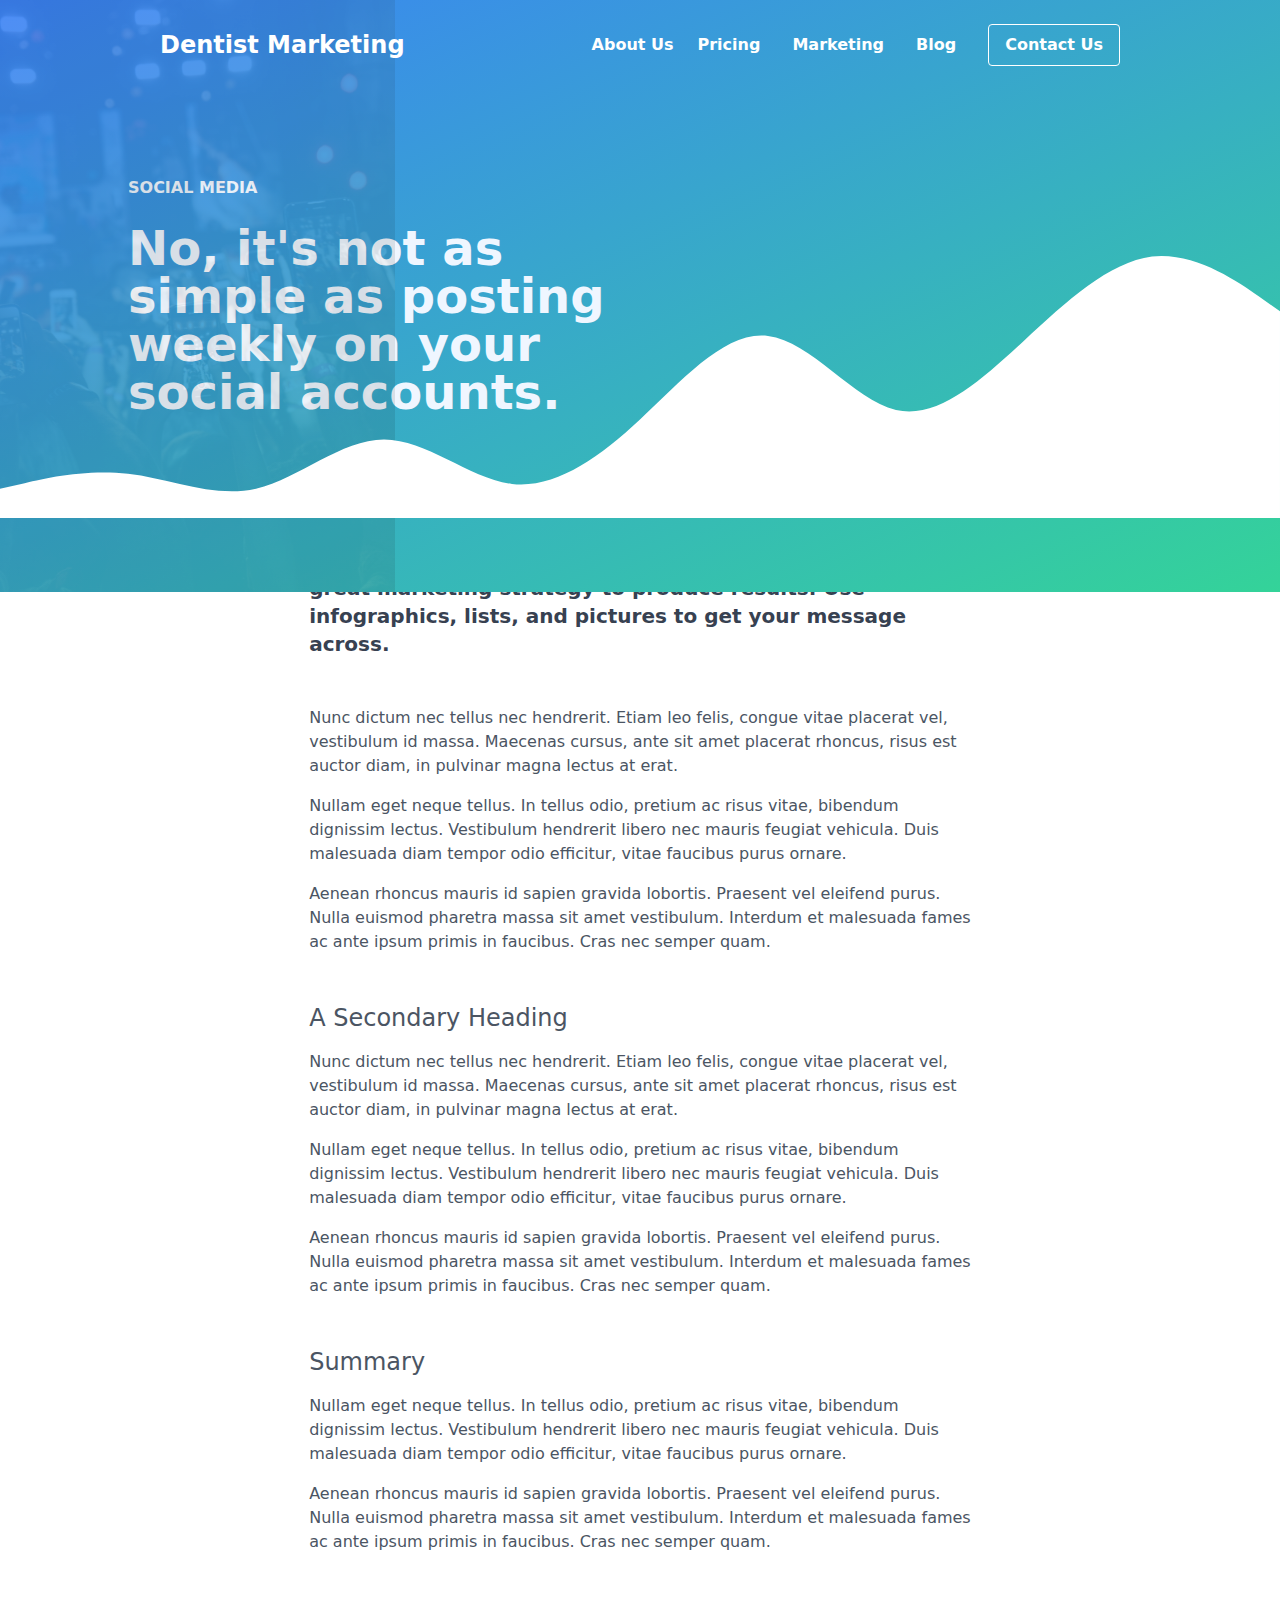
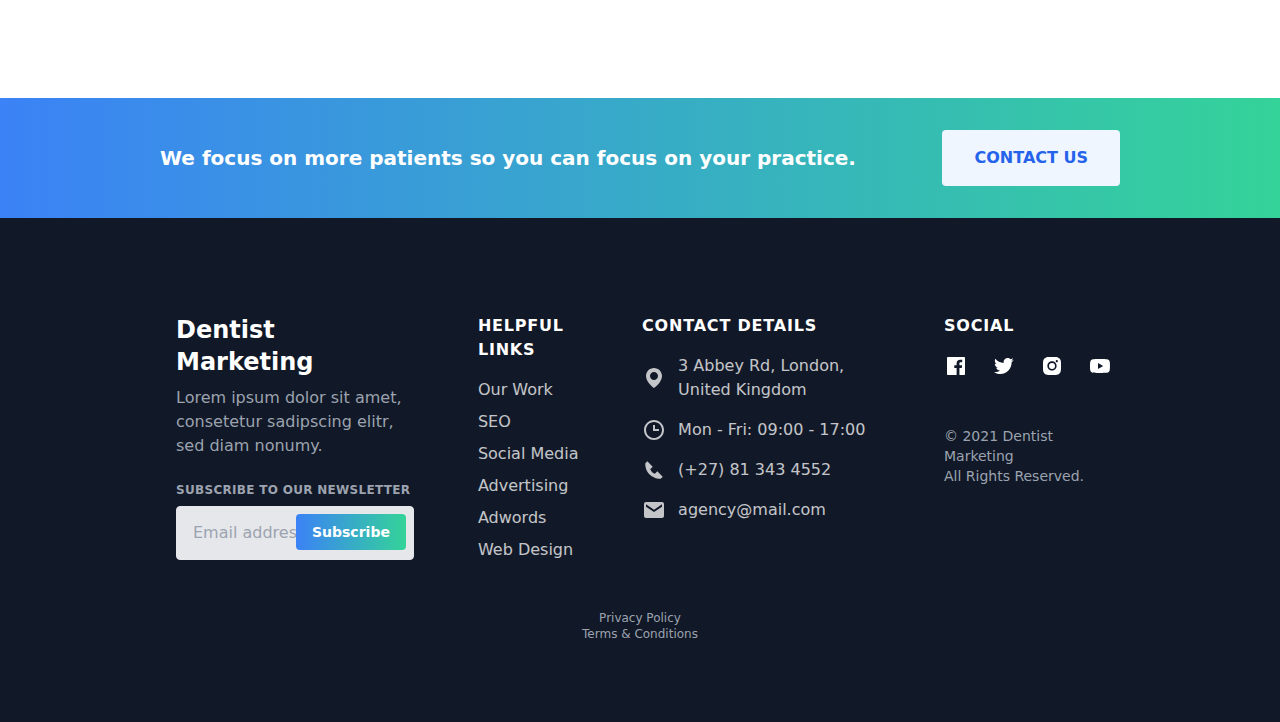
<file: src/social_media.html>
<!DOCTYPE html>
<html lang="en">

<head>
    <meta charset="UTF-8" />
    <meta content="IE=edge" http-equiv="X-UA-Compatible" />
    <meta name="viewport" content="width=device-width, initial-scale=1.0" />

    <!-- Meta Description -->
    <meta content="" name="description" />

    <!-- CSS Stylesheets -->
    <link rel="stylesheet" href="styles/index.css" />

    <!--FAVICON-->
    <link href="images/agency-favicon.ico" rel="icon" />
    <title>Tailwind Agency</title>
</head>


<body class="font-sans text-gray-900">

    <main class="w-full">

        <!-- start header -->
        <header class="absolute top-0 left-0 w-full z-50 px-4 sm:px-8 lg:px-16 xl:px-40 2xl:px-64">

            <div class="flex flex-wrap items-center justify-between py-6">
                <div class="md:w-auto">
                    <a href='/' class='text-white font-bold text-2xl'>
                        Dentist Marketing
                    </a>
                </div>

                <div>

                    <button id="nav_toggle" class="h-8 w-8 md:hidden">
                        <svg class="h-full w-auto" xmlns="http://www.w3.org/2000/svg" width="192" height="192"
                            fill="white" viewBox="0 0 256 256">
                            <rect width="256" height="256" fill="none"></rect>
                            <line x1="40" y1="128" x2="216" y2="128" stroke="white" stroke-linecap="round"
                                stroke-linejoin="round" stroke-width="16"></line>
                            <line x1="40" y1="64" x2="216" y2="64" stroke="white" stroke-linecap="round"
                                stroke-linejoin="round" stroke-width="16"></line>
                            <line x1="40" y1="192" x2="216" y2="192" stroke="white" stroke-linecap="round"
                                stroke-linejoin="round" stroke-width="16"></line>
                        </svg>
                    </button>

                    <div id="nav_content" class="absolute right-0 hidden md:block md:relative w-full md:w-auto">
                        <nav
                            class="w-full bg-white md:bg-transparent rounded shadow-lg px-6 py-4 mt-4 text-center md:p-0 md:mt-0 md:shadow-none">
                            <ul class="md:flex items-center">
                                <li><a class="py-2 inline-block md:text-white md:hidden lg:block font-semibold hover:underline"
                                        href="/about_us.html">About
                                        Us</a>
                                </li>
                                <li class="md:ml-4"><a
                                        class="py-2 inline-block md:text-white md:px-2 font-semibold hover:underline"
                                        href="/pricing.html">Pricing</a></li>
                                <li class="md:ml-4"><a
                                        class="py-2 inline-block md:text-white md:px-2 font-semibold hover:underline"
                                        href="/marketing.html">Marketing</a></li>
                                <li class="md:ml-4 md:hidden lg:block"><a
                                        class="py-2 inline-block md:text-white md:px-2 font-semibold hover:underline"
                                        href="/blog.html">Blog</a>
                                </li>
                                <li class="md:ml-6 mt-3 md:mt-0">
                                    <a class='inline-block font-semibold px-4 py-2 text-white bg-blue-600 md:bg-transparent md:text-white border border-white rounded hover:bg-white hover:text-green-400'
                                        href='/contact_us.html'>Contact Us</a>
                                </li>
                            </ul>
                        </nav>
                    </div>
                </div>
            </div>
        </header>
        <!-- end header -->

        <!-- Start of 'Social Media' Landing -->
        <section class="relative py-32 px-12 pl-6 lg:py-44 lg:pl-32 bg-gradient-to-br from-blue-500 to-green-400">
            <div class="h-full absolute top-0 left-0">
                <img src="images/social.jpg" alt="People socializing." class="w-full h-full object-cover opacity-10">
            </div>
            <h1 class="text-xs lg:text-base uppercase font-bold mb-3 lg:mb-6 text-blue-50 z-10">Social Media</h1>
            <p class="font-semibold lg:w-1/2 text-3xl lg:text-5xl max-w-prose text-blue-50">No, it's not as simple as
                posting weekly on your social accounts.</p>
        </section>

        <!-- Wave decoration-->
        <div class="-mt-56 lg:-mt-88">
            <svg class="h-80 w-full transform scale-y-200 lg:scale-y-100 lg:h-full" width="1440" height="295"
                viewBox="0 0 1440 295" fill="none" xmlns="http://www.w3.org/2000/svg">
                <path fill-rule="evenodd" clip-rule="evenodd"
                    d="M0 261.859L24 256.464C48 250.299 96 239.509 144 244.904C192 250.299 240 272.649 288 261.859C336 250.299 384 206.368 432 206.368C480 206.368 528 250.299 576 256.464C624 261.859 672 228.718 720 184.017C768 139.316 816 83.824 864 89.9898C912 95.3848 960 161.666 1008 173.227C1056 184.017 1104 139.316 1152 95.3848C1200 50.6833 1248 6.75252 1296 0.586802C1344 -4.8082 1392 28.3325 1416 45.2883L1440 62.244V295H1416C1392 295 1344 295 1296 295C1248 295 1200 295 1152 295C1104 295 1056 295 1008 295C960 295 912 295 864 295C816 295 768 295 720 295C672 295 624 295 576 295C528 295 480 295 432 295C384 295 336 295 288 295C240 295 192 295 144 295C96 295 48 295 24 295H0V261.859Z"
                    fill="white" />
            </svg>

        </div>


        <!-- Start of online advertising explanation-->
        <section class="lg:pb-32">
            <article>
                <!-- Text -->
                <div class="max-w-prose mx-6 lg:mx-auto text-gray-600">

                    <p class="mb-12 text-lg lg:text-xl font-semibold text-gray-700">On this page, you want to explain to
                        the visitor the importance of social media and how it integrates with a great marketing strategy
                        to produce results. Use infographics, lists, and pictures to get your message across.</p>
                    <!-- Main Article Body-->
                    <p class="mb-4">Nunc dictum nec tellus nec hendrerit. Etiam leo felis, congue vitae placerat vel,
                        vestibulum
                        id
                        massa. Maecenas cursus, ante sit amet placerat rhoncus, risus est auctor diam, in pulvinar magna
                        lectus
                        at
                        erat.</p>
                    <p class="mb-4">Nullam eget neque tellus. In tellus odio, pretium ac risus vitae, bibendum dignissim
                        lectus.
                        Vestibulum hendrerit libero nec mauris feugiat vehicula. Duis malesuada diam tempor odio
                        efficitur,
                        vitae
                        faucibus purus ornare.</p>
                    <p class="mb-4">Aenean rhoncus mauris id sapien gravida lobortis. Praesent vel eleifend purus. Nulla
                        euismod
                        pharetra massa sit amet vestibulum. Interdum et malesuada fames ac ante ipsum primis in
                        faucibus. Cras
                        nec
                        semper quam.</p>

                    <h2 class="text-xl lg:text-2xl mt-12 mb-4 text-gray-600">A Secondary Heading</h2>
                    <p class="mb-4">Nunc dictum nec tellus nec hendrerit. Etiam leo felis, congue vitae placerat vel,
                        vestibulum
                        id
                        massa. Maecenas cursus, ante sit amet placerat rhoncus, risus est auctor diam, in pulvinar magna
                        lectus
                        at
                        erat.</p>
                    <p class="mb-4">Nullam eget neque tellus. In tellus odio, pretium ac risus vitae, bibendum dignissim
                        lectus.
                        Vestibulum hendrerit libero nec mauris feugiat vehicula. Duis malesuada diam tempor odio
                        efficitur,
                        vitae
                        faucibus purus ornare.</p>
                    <p class="mb-4">Aenean rhoncus mauris id sapien gravida lobortis. Praesent vel eleifend purus. Nulla
                        euismod
                        pharetra massa sit amet vestibulum. Interdum et malesuada fames ac ante ipsum primis in
                        faucibus. Cras
                        nec
                        semper quam.</p>

                    <h2 class="text-xl lg:text-2xl mt-12 mb-4 text-gray-600">Summary</h2>
                    <p class="mb-4">Nullam eget neque tellus. In tellus odio, pretium ac risus vitae, bibendum dignissim
                        lectus.
                        Vestibulum hendrerit libero nec mauris feugiat vehicula. Duis malesuada diam tempor odio
                        efficitur,
                        vitae
                        faucibus purus ornare.</p>
                    <p class="mb-4">Aenean rhoncus mauris id sapien gravida lobortis. Praesent vel eleifend purus. Nulla
                        euismod
                        pharetra massa sit amet vestibulum. Interdum et malesuada fames ac ante ipsum primis in
                        faucibus. Cras
                        nec
                        semper quam.</p>

                </div>

            </article>
        </section>

        <!-- Start of CTA -->
        <section
            class="relative bg-gradient-to-r from-blue-500 to-green-400  px-4 sm:px-8 lg:px-16 xl:px-40 2xl:px-64 py-8">
            <div class="flex flex-col md:flex-row items-center justify-between">
                <h2 class="text-xl text-center font-bold text-white">We focus on more patients so you can focus on your
                    practice.
                </h2>
                <a href="/contact.html"
                    class="px-8 py-4 mt-8 lg:mt-0 uppercase rounded inline-block font-bold lg:ml-8 bg-blue-50 text-blue-600 hover:bg-blue-600 hover:text-blue-50">Contact
                    Us</a>
            </div>
        </section>
        <!-- end cta -->

        <!-- start footer -->
        <footer class="relative bg-gray-900 text-white px-4 sm:px-8 lg:px-16 xl:px-40 2xl:px-64 pt-12 pb-20 md:pt-24">
            <div class="flex flex-col lg:flex-row">
                <div class="w-full md:w-1/2 lg:w-2/6 lg:mx-4 lg:pr-8">
                    <h3 class="font-bold text-2xl">Dentist Marketing</h3>
                    <p class="mt-2 text-gray-400">Lorem ipsum dolor sit amet, consetetur sadipscing elitr, sed diam
                        nonumy.</p>

                    <!-- Subscribe form -->
                    <!-- Subscribe form -->
                    <form name="subscribe" data-netlify="true" autocomplete="off" netlify-honeypot="bot-field"
                        class="flex items-center mt-6">
                        <p class="hidden">
                            <label>Don’t fill this out if you’re human: <input name="bot-field" /></label>
                        </p>
                        <div class="w-full">
                            <label class="block uppercase tracking-wide text-gray-400 text-xs font-semibold mb-2"
                                for="grid-last-name">
                                Subscribe to our Newsletter
                            </label>
                            <div class="relative">
                                <input
                                    class="appearance-none block w-full bg-gray-200 text-gray-700 border border-gray-200 rounded py-4 px-4 leading-tight focus:outline-none focus:bg-white focus:border-gray-500"
                                    type="email" placeholder="Email address...">

                                <button type="submit"
                                    class="bg-gradient-to-r from-blue-500 to-green-400 text-white hover:from-green-400 hover:to-blue-500 px-4 py-2 text-sm font-bold rounded absolute top-0 right-0 my-2 mr-2">Subscribe</button>
                                <span id="success"
                                    class="hidden mt-2 px-4 py-2 font-medium border rounded-sm border-green-500 bg-green-100 text-green-600">Thanks!
                                    We'll be in touch soon.</span>
                                <span id="error"
                                    class="hidden mt-2 px-4 py-2 font-medium border rounded-sm border-red-500 bg-red-100 text-red-600">Whoops...
                                    Something went wrong.</span>
                            </div>
                        </div>
                    </form>
                </div>

                <div class="w-full md:w-1/8 lg:w-1/6 mt-20 lg:mt-0 lg:mx-4">
                    <h5 class="uppercase tracking-wider font-semibold">Helpful Links</h5>
                    <ul class="mt-4">
                        <li class="mt-2"><a href="/our_work.html" title="" class="opacity-75 hover:opacity-100">Our
                                Work</a></li>
                        <li class="mt-2"><a href="/seo_for_dentists.html" title=""
                                class="opacity-75 hover:opacity-100">SEO</a>
                        </li>
                        <li class="mt-2"><a href="/social_media.html" title=""
                                class="opacity-75 hover:opacity-100">Social
                                Media</a>
                        </li>
                        <li class="mt-2"><a href="/online_advertising.html" title=""
                                class="opacity-75 hover:opacity-100">Advertising</a>
                        </li>
                        <li class="mt-2"><a href="/ppc_for_dentists.html" title=""
                                class="opacity-75 hover:opacity-100">Adwords</a>
                        </li>
                        <li class="mt-2"><a href="/dentist_web_design.html" title=""
                                class="opacity-75 hover:opacity-100">Web
                                Design</a>
                        </li>
                    </ul>
                </div>

                <div class="w-full lg:w-2/6 mt-20 lg:mt-0 lg:mx-4 lg:pr-8">
                    <h5 class="uppercase tracking-wider font-semibold">Contact Details</h5>
                    <ul class="mt-4">
                        <li>
                            <a href="#" title="" class="flex items-center opacity-75 hover:opacity-100">
                                <span>
                                    <svg xmlns="http://www.w3.org/2000/svg" width="24" height="24" viewBox="0 0 24 24"
                                        class="fill-current">
                                        <path
                                            d="M12,2C7.589,2,4,5.589,4,9.995C3.971,16.44,11.696,21.784,12,22c0,0,8.029-5.56,8-12C20,5.589,16.411,2,12,2z M12,14 c-2.21,0-4-1.79-4-4s1.79-4,4-4s4,1.79,4,4S14.21,14,12,14z" />
                                    </svg>
                                </span>
                                <span class="ml-3">
                                    3 Abbey Rd, London, United Kingdom
                                </span>
                            </a>
                        </li>
                        <li class="mt-4">
                            <a href="#" title="" class="flex items-center opacity-75 hover:opacity-100">
                                <span>
                                    <svg xmlns="http://www.w3.org/2000/svg" width="24" height="24" viewBox="0 0 24 24"
                                        class="fill-current">
                                        <path
                                            d="M12,2C6.486,2,2,6.486,2,12s4.486,10,10,10c5.514,0,10-4.486,10-10S17.514,2,12,2z M12,20c-4.411,0-8-3.589-8-8 s3.589-8,8-8s8,3.589,8,8S16.411,20,12,20z" />
                                        <path d="M13 7L11 7 11 13 17 13 17 11 13 11z" />
                                    </svg>
                                </span>
                                <span class="ml-3">
                                    Mon - Fri: 09:00 - 17:00<br>
                                </span>
                            </a>
                        </li>
                        <li class="mt-4">
                            <a href="#" title="" class="flex items-center opacity-75 hover:opacity-100">
                                <span>
                                    <svg xmlns="http://www.w3.org/2000/svg" width="24" height="24" viewBox="0 0 24 24"
                                        class="fill-current">
                                        <path
                                            d="M14.594,13.994l-1.66,1.66c-0.577-0.109-1.734-0.471-2.926-1.66c-1.193-1.193-1.553-2.354-1.661-2.926l1.661-1.66 l0.701-0.701L5.295,3.293L4.594,3.994l-1,1C3.42,5.168,3.316,5.398,3.303,5.643c-0.015,0.25-0.302,6.172,4.291,10.766 C11.6,20.414,16.618,20.707,18,20.707c0.202,0,0.326-0.006,0.358-0.008c0.245-0.014,0.476-0.117,0.649-0.291l1-1l0.697-0.697 l-5.414-5.414L14.594,13.994z" />
                                    </svg>
                                </span>
                                <span class="ml-3">
                                    (+27) 81 343 4552

                                </span>
                            </a>
                        </li>
                        <li class="mt-4">
                            <a href="#" title="" class="flex items-center opacity-75 hover:opacity-100">
                                <span>
                                    <svg xmlns="http://www.w3.org/2000/svg" width="24" height="24" viewBox="0 0 24 24"
                                        class="fill-current">
                                        <path
                                            d="M20,4H4C2.896,4,2,4.896,2,6v12c0,1.104,0.896,2,2,2h16c1.104,0,2-0.896,2-2V6C22,4.896,21.104,4,20,4z M20,8.7l-8,5.334 L4,8.7V6.297l8,5.333l8-5.333V8.7z" />
                                    </svg>
                                </span>
                                <span class="ml-3">
                                    agency@mail.com
                                </span>
                            </a>
                        </li>
                    </ul>
                </div>

                <div class="w-full md:w-1/8 lg:w-1/6 mt-20 lg:mt-0 lg:mx-4">
                    <h5 class="uppercase tracking-wider font-semibold">Social</h5>
                    <ul class="mt-4 flex">
                        <li>
                            <a href="#" target="_blank" title="">
                                <svg xmlns="http://www.w3.org/2000/svg" width="24" height="24" viewBox="0 0 24 24"
                                    class="fill-current">
                                    <path
                                        d="M20,3H4C3.447,3,3,3.448,3,4v16c0,0.552,0.447,1,1,1h8.615v-6.96h-2.338v-2.725h2.338v-2c0-2.325,1.42-3.592,3.5-3.592	c0.699-0.002,1.399,0.034,2.095,0.107v2.42h-1.435c-1.128,0-1.348,0.538-1.348,1.325v1.735h2.697l-0.35,2.725h-2.348V21H20	c0.553,0,1-0.448,1-1V4C21,3.448,20.553,3,20,3z" />
                                </svg>
                            </a>
                        </li>

                        <li class="ml-6">
                            <a href="#" target="_blank" title="">
                                <svg xmlns="http://www.w3.org/2000/svg" width="24" height="24" viewBox="0 0 24 24"
                                    class="fill-current">
                                    <path
                                        d="M19.633,7.997c0.013,0.175,0.013,0.349,0.013,0.523c0,5.325-4.053,11.461-11.46,11.461c-2.282,0-4.402-0.661-6.186-1.809	c0.324,0.037,0.636,0.05,0.973,0.05c1.883,0,3.616-0.636,5.001-1.721c-1.771-0.037-3.255-1.197-3.767-2.793	c0.249,0.037,0.499,0.062,0.761,0.062c0.361,0,0.724-0.05,1.061-0.137c-1.847-0.374-3.23-1.995-3.23-3.953v-0.05	c0.537,0.299,1.16,0.486,1.82,0.511C3.534,9.419,2.823,8.184,2.823,6.787c0-0.748,0.199-1.434,0.548-2.032	c1.983,2.443,4.964,4.04,8.306,4.215c-0.062-0.3-0.1-0.611-0.1-0.923c0-2.22,1.796-4.028,4.028-4.028	c1.16,0,2.207,0.486,2.943,1.272c0.91-0.175,1.782-0.512,2.556-0.973c-0.299,0.935-0.936,1.721-1.771,2.22	c0.811-0.088,1.597-0.312,2.319-0.624C21.104,6.712,20.419,7.423,19.633,7.997z" />
                                </svg>
                            </a>
                        </li>

                        <li class="ml-6">
                            <a href="#" target="_blank" title="">
                                <svg xmlns="http://www.w3.org/2000/svg" width="24" height="24" viewBox="0 0 24 24"
                                    class="fill-current">
                                    <path
                                        d="M20.947,8.305c-0.011-0.757-0.151-1.508-0.419-2.216c-0.469-1.209-1.424-2.165-2.633-2.633 c-0.699-0.263-1.438-0.404-2.186-0.42C14.747,2.993,14.442,2.981,12,2.981s-2.755,0-3.71,0.055 c-0.747,0.016-1.486,0.157-2.185,0.42C4.896,3.924,3.94,4.88,3.472,6.089C3.209,6.788,3.067,7.527,3.053,8.274 c-0.043,0.963-0.056,1.268-0.056,3.71s0,2.754,0.056,3.71c0.015,0.748,0.156,1.486,0.419,2.187 c0.469,1.208,1.424,2.164,2.634,2.632c0.696,0.272,1.435,0.426,2.185,0.45c0.963,0.043,1.268,0.056,3.71,0.056s2.755,0,3.71-0.056 c0.747-0.015,1.486-0.156,2.186-0.419c1.209-0.469,2.164-1.425,2.633-2.633c0.263-0.7,0.404-1.438,0.419-2.187 c0.043-0.962,0.056-1.267,0.056-3.71C21.003,9.572,21.003,9.262,20.947,8.305z M11.994,16.602c-2.554,0-4.623-2.069-4.623-4.623 s2.069-4.623,4.623-4.623c2.552,0,4.623,2.069,4.623,4.623S14.546,16.602,11.994,16.602z M16.801,8.263 c-0.597,0-1.078-0.482-1.078-1.078s0.481-1.078,1.078-1.078c0.595,0,1.077,0.482,1.077,1.078S17.396,8.263,16.801,8.263z" />
                                    <circle cx="11.994" cy="11.979" r="3.003" />
                                </svg>
                            </a>
                        </li>

                        <li class="ml-6">
                            <a href="#" target="_blank" title="">
                                <svg xmlns="http://www.w3.org/2000/svg" width="24" height="24" viewBox="0 0 24 24"
                                    class="fill-current">
                                    <path
                                        d="M21.593,7.203c-0.23-0.858-0.905-1.535-1.762-1.766C18.265,5.007,12,5,12,5S5.736,4.993,4.169,5.404	c-0.84,0.229-1.534,0.921-1.766,1.778c-0.413,1.566-0.417,4.814-0.417,4.814s-0.004,3.264,0.406,4.814	c0.23,0.857,0.905,1.534,1.763,1.765c1.582,0.43,7.83,0.437,7.83,0.437s6.265,0.007,7.831-0.403c0.856-0.23,1.534-0.906,1.767-1.763	C21.997,15.281,22,12.034,22,12.034S22.02,8.769,21.593,7.203z M9.996,15.005l0.005-6l5.207,3.005L9.996,15.005z" />
                                </svg>
                            </a>
                        </li>
                    </ul>

                    <p class="text-sm text-gray-400 mt-12">© 2021 Dentist Marketing<span class="md:hidden">, </span> <br
                            class="hidden lg:block">All Rights
                        Reserved.
                    </p>
                </div>
            </div>
            <div class="flex w-full flex-col items-center text-xs mt-12">
                <a class="text-gray-400 hover:text-gray-300" href="/privacy_policy.html" rel="nofollow">Privacy
                    Policy</a>
                <a class="text-gray-400 hover:text-gray-300" href="/terms_and_conditions.html" rel="nofollow">Terms
                    &amp;
                    Conditions</a>
            </div>
        </footer>
        <!-- end footer -->

    </main>

</body>

<script src="js/index.js"></script>
<script src="js/form.js"></script>


</html>
</file>
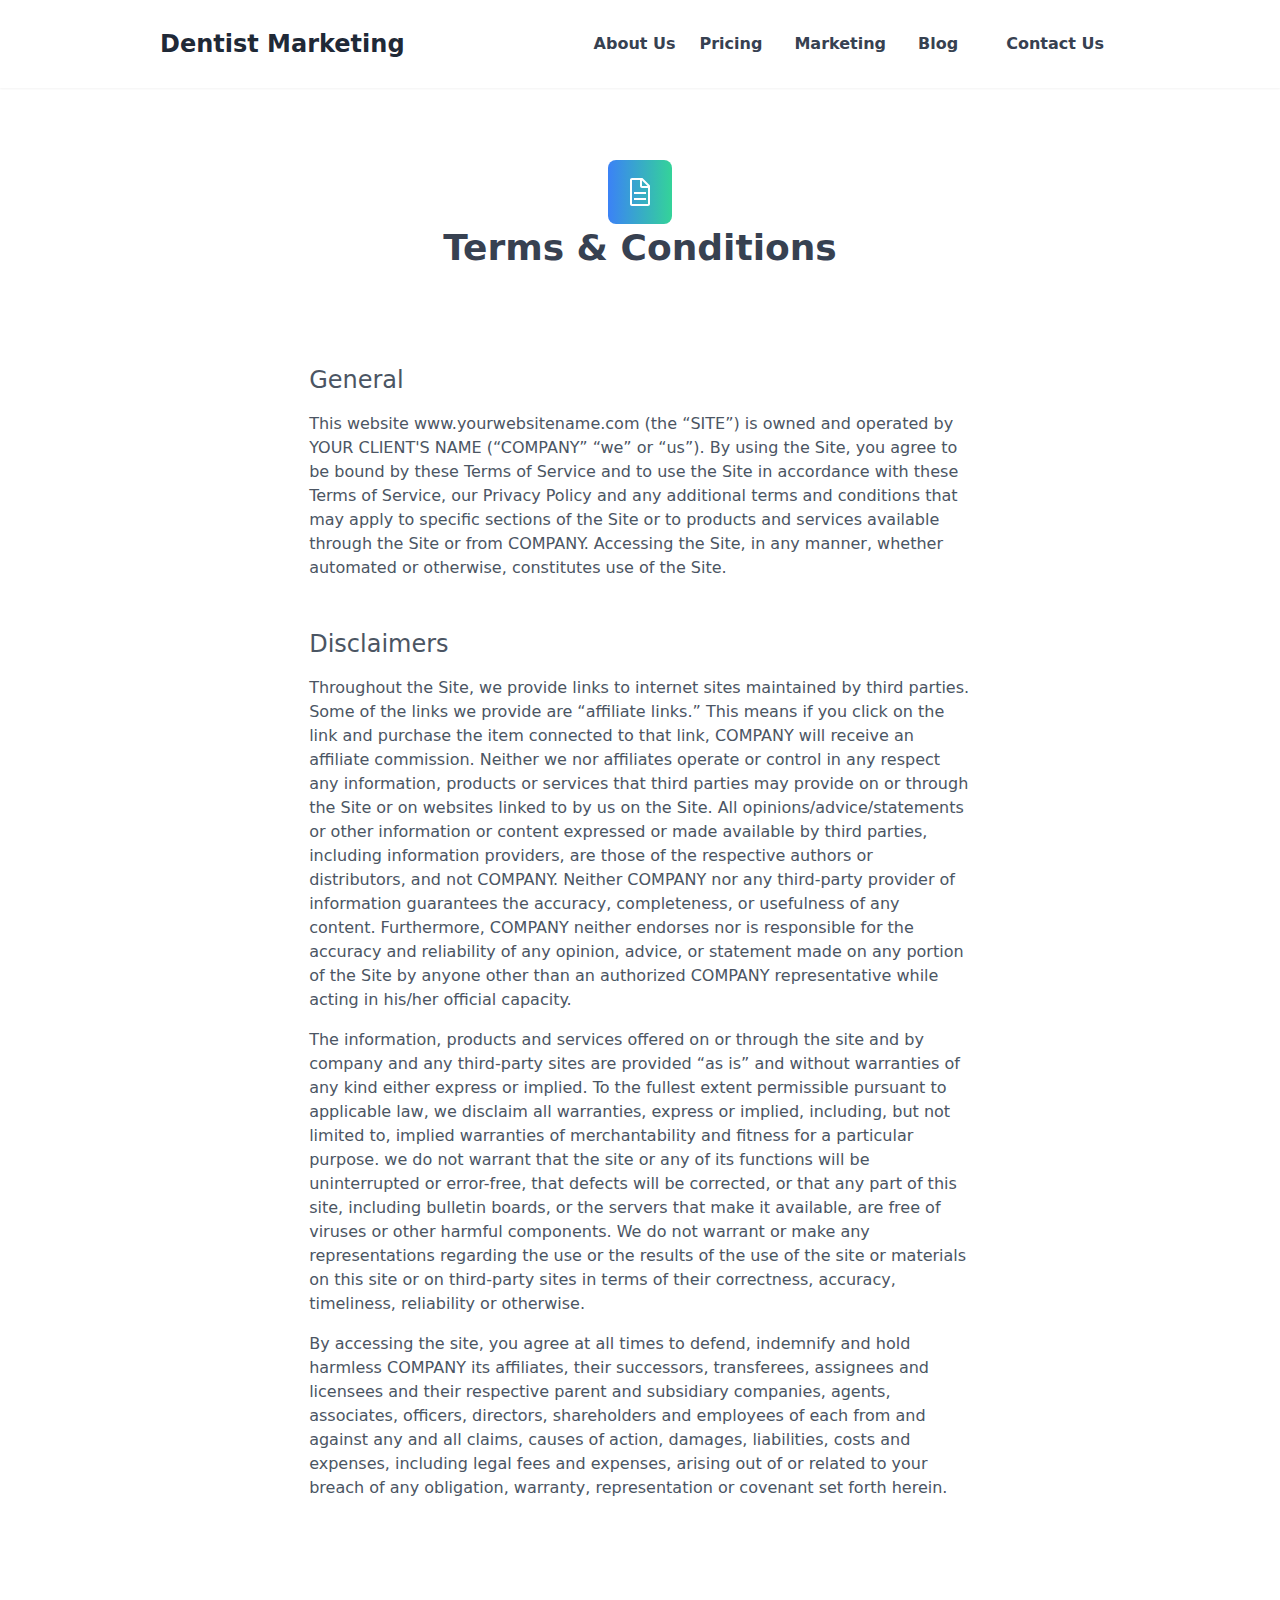
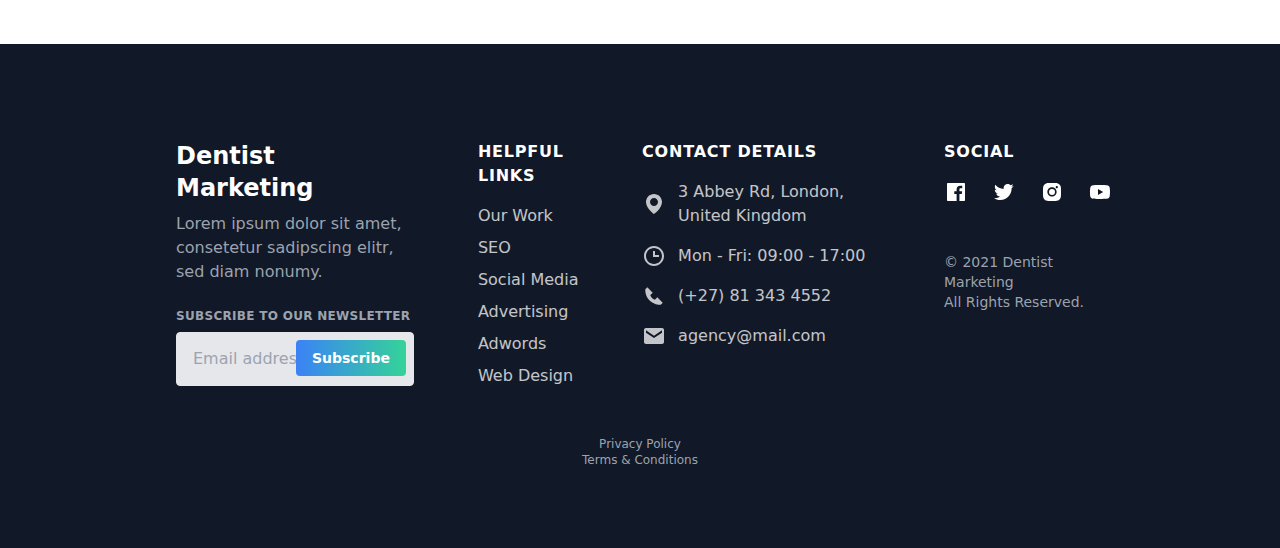
<file: src/terms_and_conditions.html>
<!DOCTYPE html>
<html lang="en">

<head>
  <meta charset="UTF-8" />
  <meta content="IE=edge" http-equiv="X-UA-Compatible" />
  <meta name="viewport" content="width=device-width, initial-scale=1.0" />

  <!-- Meta Description -->
  <meta content="" name="description" />

  <!-- CSS Stylesheets -->
  <link rel="stylesheet" href="styles/index.css" />

  <!--FAVICON-->
  <link href="images/agency-favicon.ico" rel="icon" />
  <title>Tailwind Agency</title>
</head>


<body class="font-sans text-gray-900">

  <main class="w-full">

    <!-- start header -->
    <header class="absolute top-0 left-0 w-full z-50 px-4 shadow-sm sm:px-8 lg:px-16 xl:px-40 2xl:px-64 bg-white">

      <div class="flex flex-wrap items-center justify-between py-6">
        <div class=" md:w-auto">
          <a href='/' class='text-gray-800 font-bold text-2xl'>
            Dentist Marketing
          </a>
        </div>

        <div>

          <button id="nav_toggle" class="h-8 w-8 md:hidden">
            <svg class="h-full w-auto" xmlns="http://www.w3.org/2000/svg" width="192" height="192" fill="black"
              viewBox="0 0 256 256">
              <rect width="256" height="256" fill="none"></rect>
              <line x1="40" y1="128" x2="216" y2="128" stroke="black" stroke-linecap="round" stroke-linejoin="round"
                stroke-width="16"></line>
              <line x1="40" y1="64" x2="216" y2="64" stroke="black" stroke-linecap="round" stroke-linejoin="round"
                stroke-width="16"></line>
              <line x1="40" y1="192" x2="216" y2="192" stroke="black" stroke-linecap="round" stroke-linejoin="round"
                stroke-width="16"></line>
            </svg>
          </button>

          <div id="nav_content" class="absolute right-0 hidden md:block md:relative w-full md:w-auto">
            <nav
              class="w-full bg-white md:bg-transparent rounded shadow-lg px-6 py-4 mt-4 text-center md:p-0 md:mt-0 md:shadow-none">
              <ul class="md:flex items-center">
                <li><a class="py-2 inline-block md:text-gray-700 md:hidden lg:block font-semibold hover:underline"
                    href="/about_us.html">About
                    Us</a>
                </li>
                <li class="md:ml-4"><a class="py-2 inline-block md:text-gray-700 md:px-2 font-semibold hover:underline"
                    href="/pricing.html">Pricing</a></li>
                <li class="md:ml-4"><a class="py-2 inline-block md:text-gray-700 md:px-2 font-semibold hover:underline"
                    href="/marketing.html">Marketing</a></li>
                <li class="md:ml-4 md:hidden lg:block"><a
                    class="py-2 inline-block md:text-gray-700 md:px-2 font-semibold hover:underline"
                    href="/blog.html">Blog</a>
                </li>
                <li class="md:ml-6 mt-3 md:mt-0">
                  <a class='inline-block font-semibold px-4 py-2 text-gray-50 bg-green-400 md:bg-transparent md:text-gray-700 border-gray-700 rounded hover:bg-green-400 hover:text-green-50 hover:border-white'
                    href='/contact_us.html'>Contact Us</a>
                </li>
              </ul>
            </nav>
          </div>
        </div>
      </div>
    </header>
    <!-- end header -->

    <!-- Start of Terms and Conditions text-->
    <section class="pt-24 pb-40 lg:pt-40 lg:pb-32 flex justify-center">
      <article class="max-w-screen-xl lg:mx-8">
        <div class="flex flex-col items-center justify-center">
          <div class="inline-block p-3 lg:p-4 rounded-lg mb-1 bg-gradient-to-r from-blue-500 to-green-400">
            <svg class="h-8 w-8" width="32" height="32" viewBox="0 0 32 32" fill="none"
              xmlns="http://www.w3.org/2000/svg">
              <path
                d="M25.7 9.3L18.7 2.3C18.5 2.1 18.3 2 18 2H8C6.9 2 6 2.9 6 4V28C6 29.1 6.9 30 8 30H24C25.1 30 26 29.1 26 28V10C26 9.7 25.9 9.5 25.7 9.3ZM18 4.4L23.6 10H18V4.4ZM24 28H8V4H16V10C16 11.1 16.9 12 18 12H24V28Z"
                fill="white" />
              <path d="M10 22H22V24H10V22Z" fill="white" />
              <path d="M10 16H22V18H10V16Z" fill="white" />
            </svg>

          </div>
          <h1 class="text-3xl lg:text-4xl font-semibold text-center mx-4 lg:mx-0 text-gray-700">Terms & Conditions</h1>
        </div>
        <!-- Terms & Conditions Text -->
        <div class="max-w-prose mx-6 lg:mx-auto text-gray-600 mt-16 lg:mt-24">
          <h2 class="text-xl lg:text-2xl mt-12 mb-4 text-gray-600">General</h2>
          <p class="mb-4">This website www.yourwebsitename.com (the “SITE”) is owned and operated by YOUR CLIENT'S NAME
            (“COMPANY” “we” or “us”). By using the Site, you agree to be bound by these Terms of Service and to use the
            Site in accordance with these Terms of Service, our Privacy Policy and any additional terms and conditions
            that may apply to specific sections of the Site or to products and services available through the Site or
            from
            COMPANY. Accessing the Site, in any manner, whether automated or otherwise, constitutes use of the Site.</p>

          <h2 class="text-xl lg:text-2xl mt-12 mb-4 text-gray-600">Disclaimers</h2>
          <p class="mb-4">Throughout the Site, we provide links to internet sites maintained by third parties. Some of
            the
            links we provide are “affiliate links.” This means if you click on the link and purchase the item connected
            to
            that link, COMPANY will receive an affiliate commission. Neither we nor affiliates operate or control in any
            respect any information, products or services that third parties may provide on or through the Site or on
            websites linked to by us on the Site. All opinions/advice/statements or other information or content
            expressed
            or made available by third parties, including information providers, are those of the respective authors or
            distributors, and not COMPANY. Neither COMPANY nor any third-party provider of information guarantees the
            accuracy, completeness, or usefulness of any content. Furthermore, COMPANY neither endorses nor is
            responsible
            for the accuracy and reliability of any opinion, advice, or statement made on any portion of the Site by
            anyone other than an authorized COMPANY representative while acting in his/her official capacity.</p>

          <p class="mb-4">The information, products and services offered on or through the site and by company and any
            third-party sites are provided “as is” and without warranties of any kind either express or implied. To the
            fullest extent permissible pursuant to applicable law, we disclaim all warranties, express or implied,
            including, but not limited to, implied warranties of merchantability and fitness for a particular purpose.
            we
            do not warrant that the site or any of its functions will be uninterrupted or error-free, that defects will
            be
            corrected, or that any part of this site, including bulletin boards, or the servers that make it available,
            are free of viruses or other harmful components. We do not warrant or make any representations regarding the
            use or the results of the use of the site or materials on this site or on third-party sites in terms of
            their
            correctness, accuracy, timeliness, reliability or otherwise.</p>

          <p class="mb-4">By accessing the site, you agree at all times to defend, indemnify and hold harmless COMPANY
            its
            affiliates, their successors, transferees, assignees and licensees and their respective parent and
            subsidiary
            companies, agents, associates, officers, directors, shareholders and employees of each from and against any
            and all claims, causes of action, damages, liabilities, costs and expenses, including legal fees and
            expenses,
            arising out of or related to your breach of any obligation, warranty, representation or covenant set forth
            herein.</p>

        </div>
        </div>
      </article>
    </section>

    <!-- start footer -->
    <footer class="relative bg-gray-900 text-white px-4 sm:px-8 lg:px-16 xl:px-40 2xl:px-64 pt-12 pb-20 md:pt-24">
      <div class="flex flex-col lg:flex-row">
        <div class="w-full md:w-1/2 lg:w-2/6 lg:mx-4 lg:pr-8">
          <h3 class="font-bold text-2xl">Dentist Marketing</h3>
          <p class="mt-2 text-gray-400">Lorem ipsum dolor sit amet, consetetur sadipscing elitr, sed diam
            nonumy.</p>

          <!-- Subscribe form -->
          <!-- Subscribe form -->
          <form name="subscribe" data-netlify="true" autocomplete="off" netlify-honeypot="bot-field"
            class="flex items-center mt-6">
            <p class="hidden">
              <label>Don’t fill this out if you’re human: <input name="bot-field" /></label>
            </p>
            <div class="w-full">
              <label class="block uppercase tracking-wide text-gray-400 text-xs font-semibold mb-2"
                for="grid-last-name">
                Subscribe to our Newsletter
              </label>
              <div class="relative">
                <input
                  class="appearance-none block w-full bg-gray-200 text-gray-700 border border-gray-200 rounded py-4 px-4 leading-tight focus:outline-none focus:bg-white focus:border-gray-500"
                  type="email" placeholder="Email address...">

                <button type="submit"
                  class="bg-gradient-to-r from-blue-500 to-green-400 text-white hover:from-green-400 hover:to-blue-500 px-4 py-2 text-sm font-bold rounded absolute top-0 right-0 my-2 mr-2">Subscribe</button>
                <span id="success"
                  class="hidden mt-2 px-4 py-2 font-medium border rounded-sm border-green-500 bg-green-100 text-green-600">Thanks!
                  We'll be in touch soon.</span>
                <span id="error"
                  class="hidden mt-2 px-4 py-2 font-medium border rounded-sm border-red-500 bg-red-100 text-red-600">Whoops...
                  Something went wrong.</span>
              </div>
            </div>
          </form>
        </div>

        <div class="w-full md:w-1/8 lg:w-1/6 mt-20 lg:mt-0 lg:mx-4">
          <h5 class="uppercase tracking-wider font-semibold">Helpful Links</h5>
          <ul class="mt-4">
            <li class="mt-2"><a href="/our_work.html" title="" class="opacity-75 hover:opacity-100">Our
                Work</a></li>
            <li class="mt-2"><a href="/seo_for_dentists.html" title="" class="opacity-75 hover:opacity-100">SEO</a>
            </li>
            <li class="mt-2"><a href="/social_media.html" title="" class="opacity-75 hover:opacity-100">Social
                Media</a>
            </li>
            <li class="mt-2"><a href="/online_advertising.html" title=""
                class="opacity-75 hover:opacity-100">Advertising</a>
            </li>
            <li class="mt-2"><a href="/ppc_for_dentists.html" title="" class="opacity-75 hover:opacity-100">Adwords</a>
            </li>
            <li class="mt-2"><a href="/dentist_web_design.html" title="" class="opacity-75 hover:opacity-100">Web
                Design</a>
            </li>
          </ul>
        </div>

        <div class="w-full lg:w-2/6 mt-20 lg:mt-0 lg:mx-4 lg:pr-8">
          <h5 class="uppercase tracking-wider font-semibold">Contact Details</h5>
          <ul class="mt-4">
            <li>
              <a href="#" title="" class="flex items-center opacity-75 hover:opacity-100">
                <span>
                  <svg xmlns="http://www.w3.org/2000/svg" width="24" height="24" viewBox="0 0 24 24"
                    class="fill-current">
                    <path
                      d="M12,2C7.589,2,4,5.589,4,9.995C3.971,16.44,11.696,21.784,12,22c0,0,8.029-5.56,8-12C20,5.589,16.411,2,12,2z M12,14 c-2.21,0-4-1.79-4-4s1.79-4,4-4s4,1.79,4,4S14.21,14,12,14z" />
                  </svg>
                </span>
                <span class="ml-3">
                  3 Abbey Rd, London, United Kingdom
                </span>
              </a>
            </li>
            <li class="mt-4">
              <a href="#" title="" class="flex items-center opacity-75 hover:opacity-100">
                <span>
                  <svg xmlns="http://www.w3.org/2000/svg" width="24" height="24" viewBox="0 0 24 24"
                    class="fill-current">
                    <path
                      d="M12,2C6.486,2,2,6.486,2,12s4.486,10,10,10c5.514,0,10-4.486,10-10S17.514,2,12,2z M12,20c-4.411,0-8-3.589-8-8 s3.589-8,8-8s8,3.589,8,8S16.411,20,12,20z" />
                    <path d="M13 7L11 7 11 13 17 13 17 11 13 11z" />
                  </svg>
                </span>
                <span class="ml-3">
                  Mon - Fri: 09:00 - 17:00<br>
                </span>
              </a>
            </li>
            <li class="mt-4">
              <a href="#" title="" class="flex items-center opacity-75 hover:opacity-100">
                <span>
                  <svg xmlns="http://www.w3.org/2000/svg" width="24" height="24" viewBox="0 0 24 24"
                    class="fill-current">
                    <path
                      d="M14.594,13.994l-1.66,1.66c-0.577-0.109-1.734-0.471-2.926-1.66c-1.193-1.193-1.553-2.354-1.661-2.926l1.661-1.66 l0.701-0.701L5.295,3.293L4.594,3.994l-1,1C3.42,5.168,3.316,5.398,3.303,5.643c-0.015,0.25-0.302,6.172,4.291,10.766 C11.6,20.414,16.618,20.707,18,20.707c0.202,0,0.326-0.006,0.358-0.008c0.245-0.014,0.476-0.117,0.649-0.291l1-1l0.697-0.697 l-5.414-5.414L14.594,13.994z" />
                  </svg>
                </span>
                <span class="ml-3">
                  (+27) 81 343 4552

                </span>
              </a>
            </li>
            <li class="mt-4">
              <a href="#" title="" class="flex items-center opacity-75 hover:opacity-100">
                <span>
                  <svg xmlns="http://www.w3.org/2000/svg" width="24" height="24" viewBox="0 0 24 24"
                    class="fill-current">
                    <path
                      d="M20,4H4C2.896,4,2,4.896,2,6v12c0,1.104,0.896,2,2,2h16c1.104,0,2-0.896,2-2V6C22,4.896,21.104,4,20,4z M20,8.7l-8,5.334 L4,8.7V6.297l8,5.333l8-5.333V8.7z" />
                  </svg>
                </span>
                <span class="ml-3">
                  agency@mail.com
                </span>
              </a>
            </li>
          </ul>
        </div>

        <div class="w-full md:w-1/8 lg:w-1/6 mt-20 lg:mt-0 lg:mx-4">
          <h5 class="uppercase tracking-wider font-semibold">Social</h5>
          <ul class="mt-4 flex">
            <li>
              <a href="#" target="_blank" title="">
                <svg xmlns="http://www.w3.org/2000/svg" width="24" height="24" viewBox="0 0 24 24" class="fill-current">
                  <path
                    d="M20,3H4C3.447,3,3,3.448,3,4v16c0,0.552,0.447,1,1,1h8.615v-6.96h-2.338v-2.725h2.338v-2c0-2.325,1.42-3.592,3.5-3.592	c0.699-0.002,1.399,0.034,2.095,0.107v2.42h-1.435c-1.128,0-1.348,0.538-1.348,1.325v1.735h2.697l-0.35,2.725h-2.348V21H20	c0.553,0,1-0.448,1-1V4C21,3.448,20.553,3,20,3z" />
                </svg>
              </a>
            </li>

            <li class="ml-6">
              <a href="#" target="_blank" title="">
                <svg xmlns="http://www.w3.org/2000/svg" width="24" height="24" viewBox="0 0 24 24" class="fill-current">
                  <path
                    d="M19.633,7.997c0.013,0.175,0.013,0.349,0.013,0.523c0,5.325-4.053,11.461-11.46,11.461c-2.282,0-4.402-0.661-6.186-1.809	c0.324,0.037,0.636,0.05,0.973,0.05c1.883,0,3.616-0.636,5.001-1.721c-1.771-0.037-3.255-1.197-3.767-2.793	c0.249,0.037,0.499,0.062,0.761,0.062c0.361,0,0.724-0.05,1.061-0.137c-1.847-0.374-3.23-1.995-3.23-3.953v-0.05	c0.537,0.299,1.16,0.486,1.82,0.511C3.534,9.419,2.823,8.184,2.823,6.787c0-0.748,0.199-1.434,0.548-2.032	c1.983,2.443,4.964,4.04,8.306,4.215c-0.062-0.3-0.1-0.611-0.1-0.923c0-2.22,1.796-4.028,4.028-4.028	c1.16,0,2.207,0.486,2.943,1.272c0.91-0.175,1.782-0.512,2.556-0.973c-0.299,0.935-0.936,1.721-1.771,2.22	c0.811-0.088,1.597-0.312,2.319-0.624C21.104,6.712,20.419,7.423,19.633,7.997z" />
                </svg>
              </a>
            </li>

            <li class="ml-6">
              <a href="#" target="_blank" title="">
                <svg xmlns="http://www.w3.org/2000/svg" width="24" height="24" viewBox="0 0 24 24" class="fill-current">
                  <path
                    d="M20.947,8.305c-0.011-0.757-0.151-1.508-0.419-2.216c-0.469-1.209-1.424-2.165-2.633-2.633 c-0.699-0.263-1.438-0.404-2.186-0.42C14.747,2.993,14.442,2.981,12,2.981s-2.755,0-3.71,0.055 c-0.747,0.016-1.486,0.157-2.185,0.42C4.896,3.924,3.94,4.88,3.472,6.089C3.209,6.788,3.067,7.527,3.053,8.274 c-0.043,0.963-0.056,1.268-0.056,3.71s0,2.754,0.056,3.71c0.015,0.748,0.156,1.486,0.419,2.187 c0.469,1.208,1.424,2.164,2.634,2.632c0.696,0.272,1.435,0.426,2.185,0.45c0.963,0.043,1.268,0.056,3.71,0.056s2.755,0,3.71-0.056 c0.747-0.015,1.486-0.156,2.186-0.419c1.209-0.469,2.164-1.425,2.633-2.633c0.263-0.7,0.404-1.438,0.419-2.187 c0.043-0.962,0.056-1.267,0.056-3.71C21.003,9.572,21.003,9.262,20.947,8.305z M11.994,16.602c-2.554,0-4.623-2.069-4.623-4.623 s2.069-4.623,4.623-4.623c2.552,0,4.623,2.069,4.623,4.623S14.546,16.602,11.994,16.602z M16.801,8.263 c-0.597,0-1.078-0.482-1.078-1.078s0.481-1.078,1.078-1.078c0.595,0,1.077,0.482,1.077,1.078S17.396,8.263,16.801,8.263z" />
                  <circle cx="11.994" cy="11.979" r="3.003" />
                </svg>
              </a>
            </li>

            <li class="ml-6">
              <a href="#" target="_blank" title="">
                <svg xmlns="http://www.w3.org/2000/svg" width="24" height="24" viewBox="0 0 24 24" class="fill-current">
                  <path
                    d="M21.593,7.203c-0.23-0.858-0.905-1.535-1.762-1.766C18.265,5.007,12,5,12,5S5.736,4.993,4.169,5.404	c-0.84,0.229-1.534,0.921-1.766,1.778c-0.413,1.566-0.417,4.814-0.417,4.814s-0.004,3.264,0.406,4.814	c0.23,0.857,0.905,1.534,1.763,1.765c1.582,0.43,7.83,0.437,7.83,0.437s6.265,0.007,7.831-0.403c0.856-0.23,1.534-0.906,1.767-1.763	C21.997,15.281,22,12.034,22,12.034S22.02,8.769,21.593,7.203z M9.996,15.005l0.005-6l5.207,3.005L9.996,15.005z" />
                </svg>
              </a>
            </li>
          </ul>

          <p class="text-sm text-gray-400 mt-12">© 2021 Dentist Marketing<span class="md:hidden">, </span> <br
              class="hidden lg:block">All Rights
            Reserved.
          </p>
        </div>
      </div>
      <div class="flex w-full flex-col items-center text-xs mt-12">
        <a class="text-gray-400 hover:text-gray-300" href="/privacy_policy.html" rel="nofollow">Privacy
          Policy</a>
        <a class="text-gray-400 hover:text-gray-300" href="/terms_and_conditions.html" rel="nofollow">Terms
          &amp;
          Conditions</a>
      </div>
    </footer>
    <!-- end footer -->

  </main>

</body>

<script src="js/index.js"></script>


</html>
</file>
